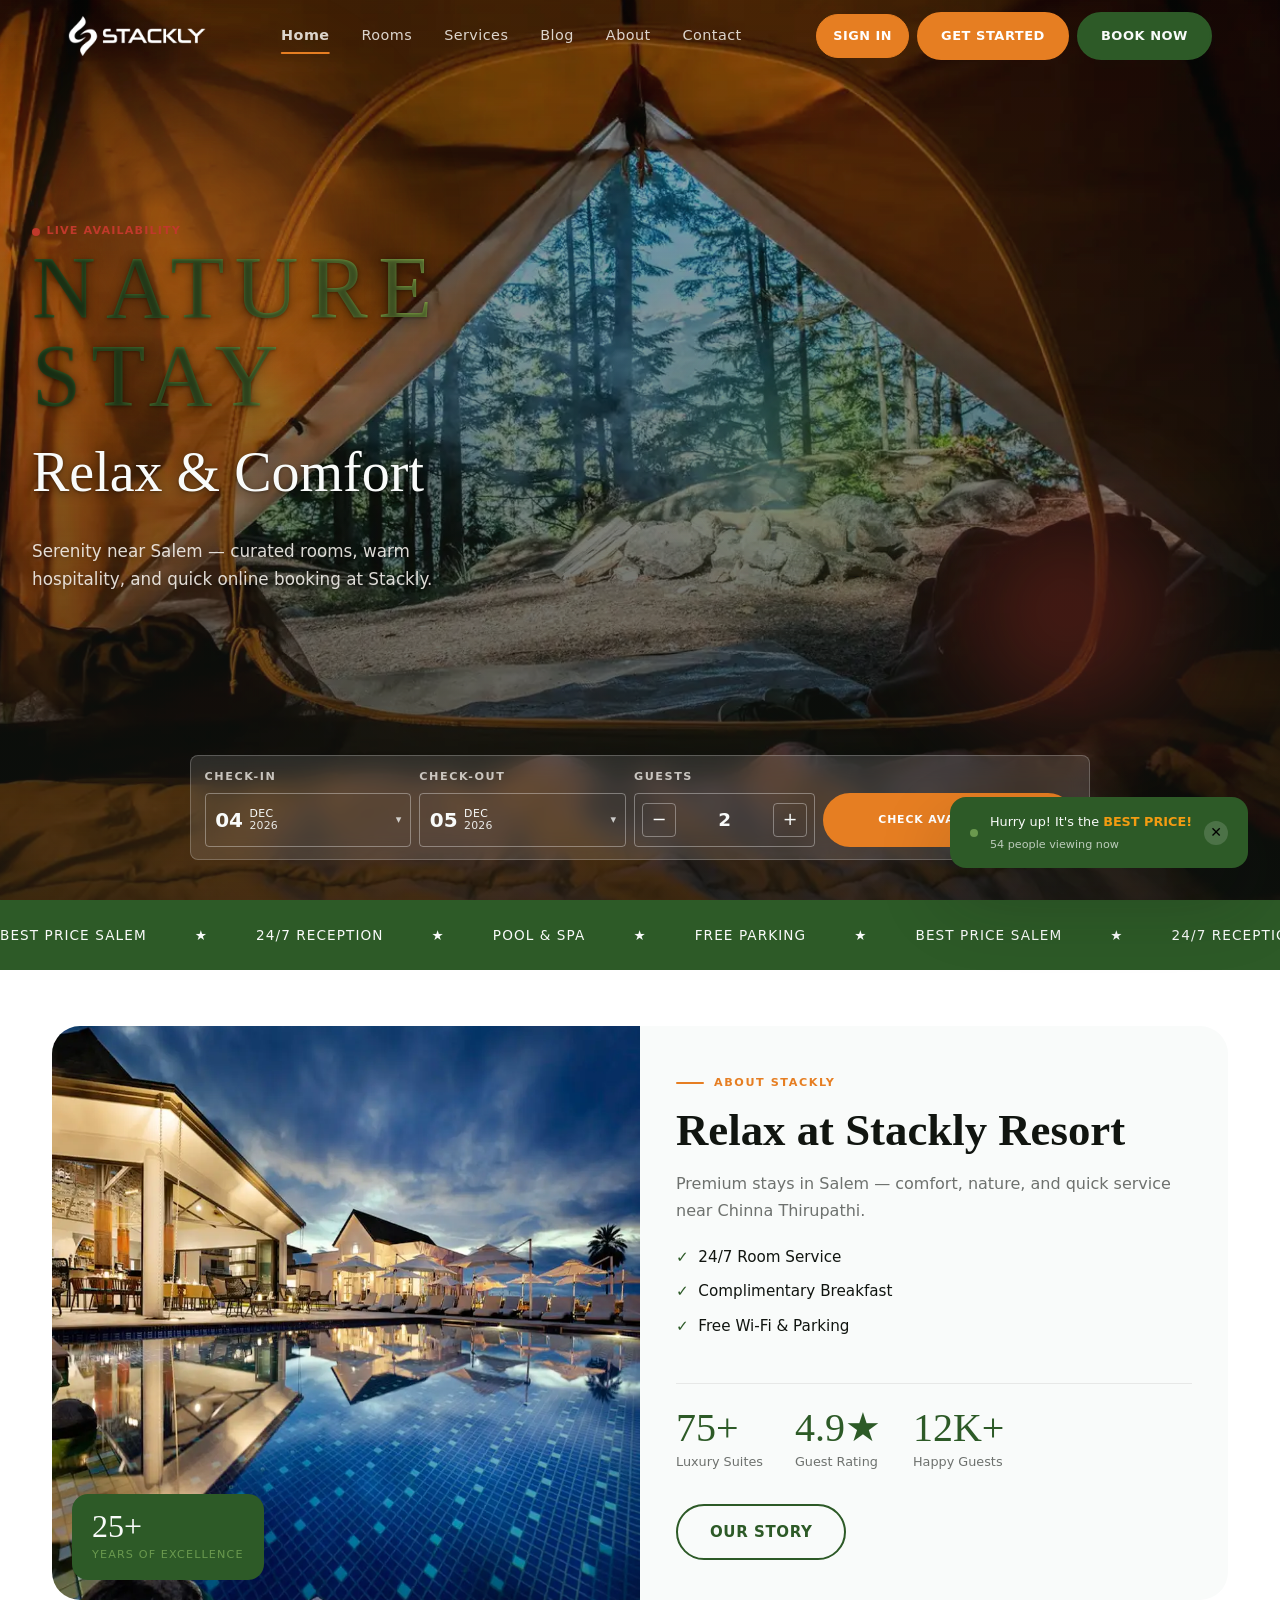
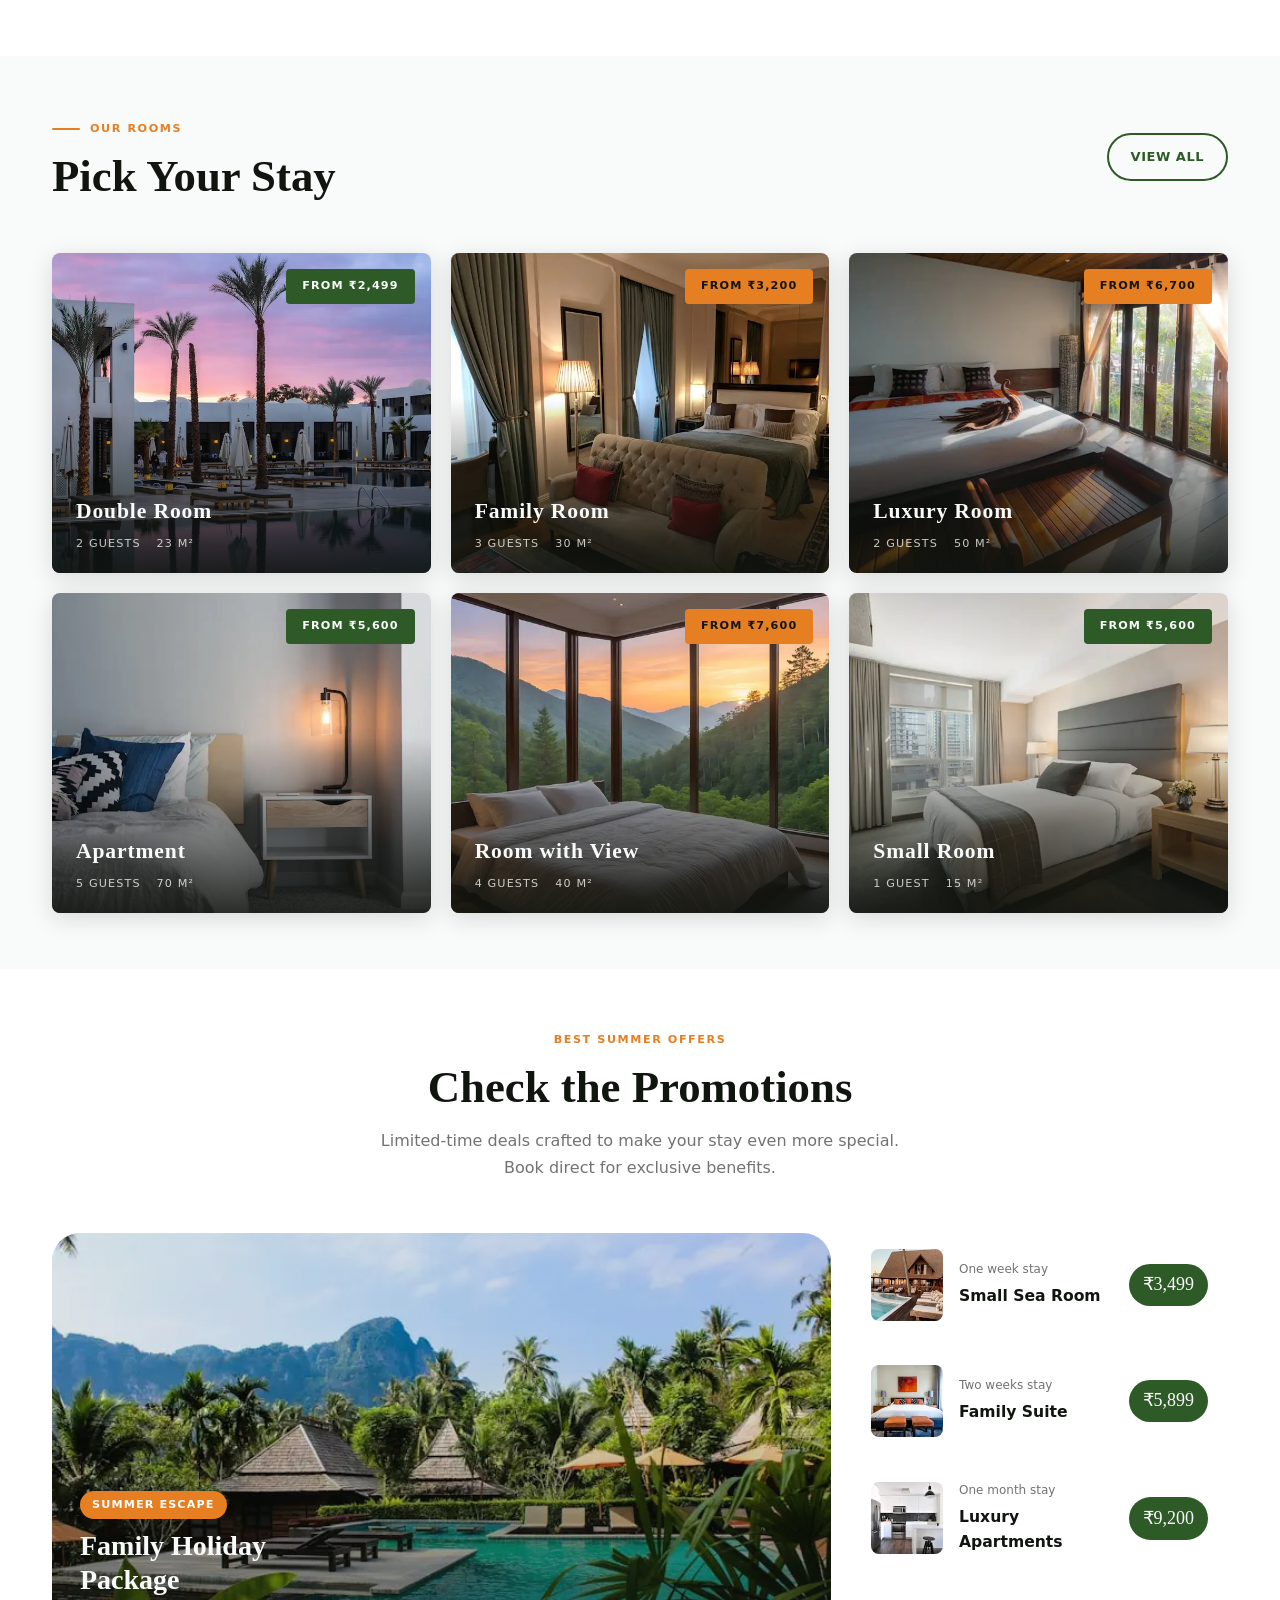
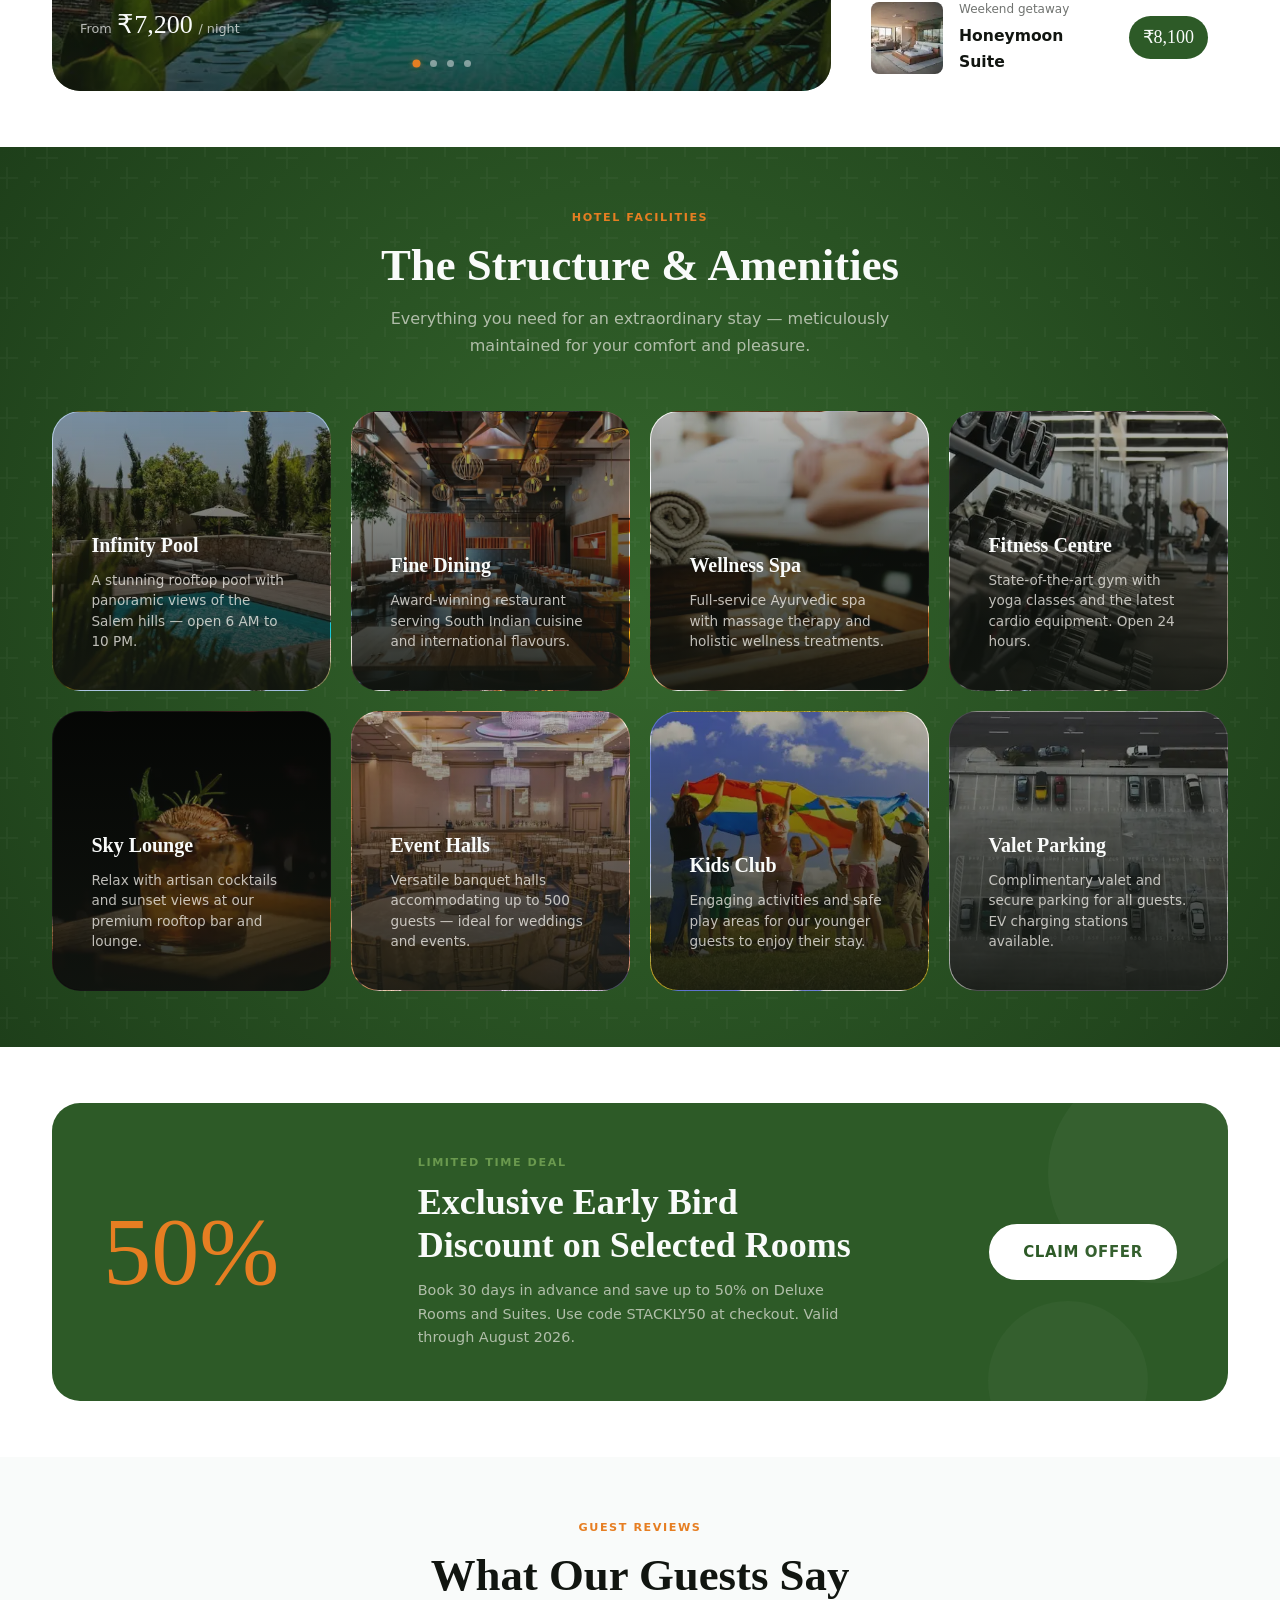
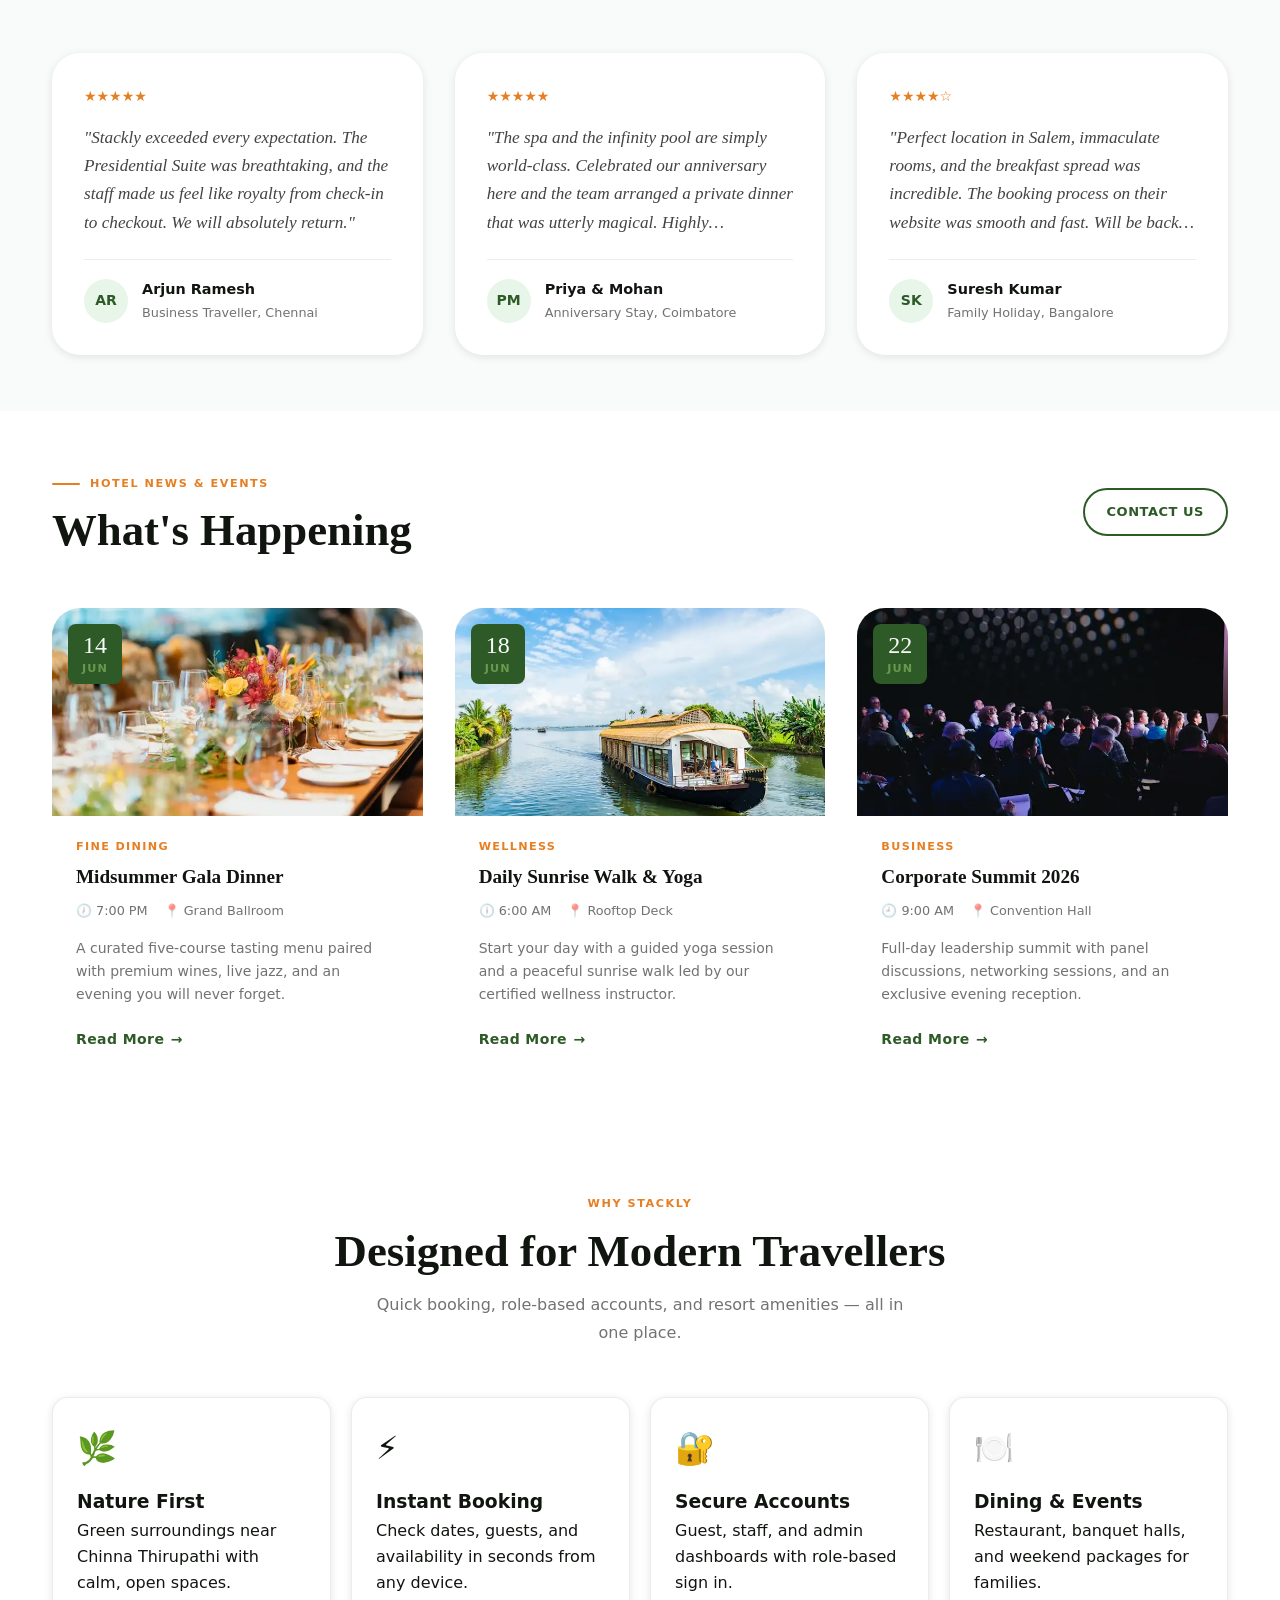
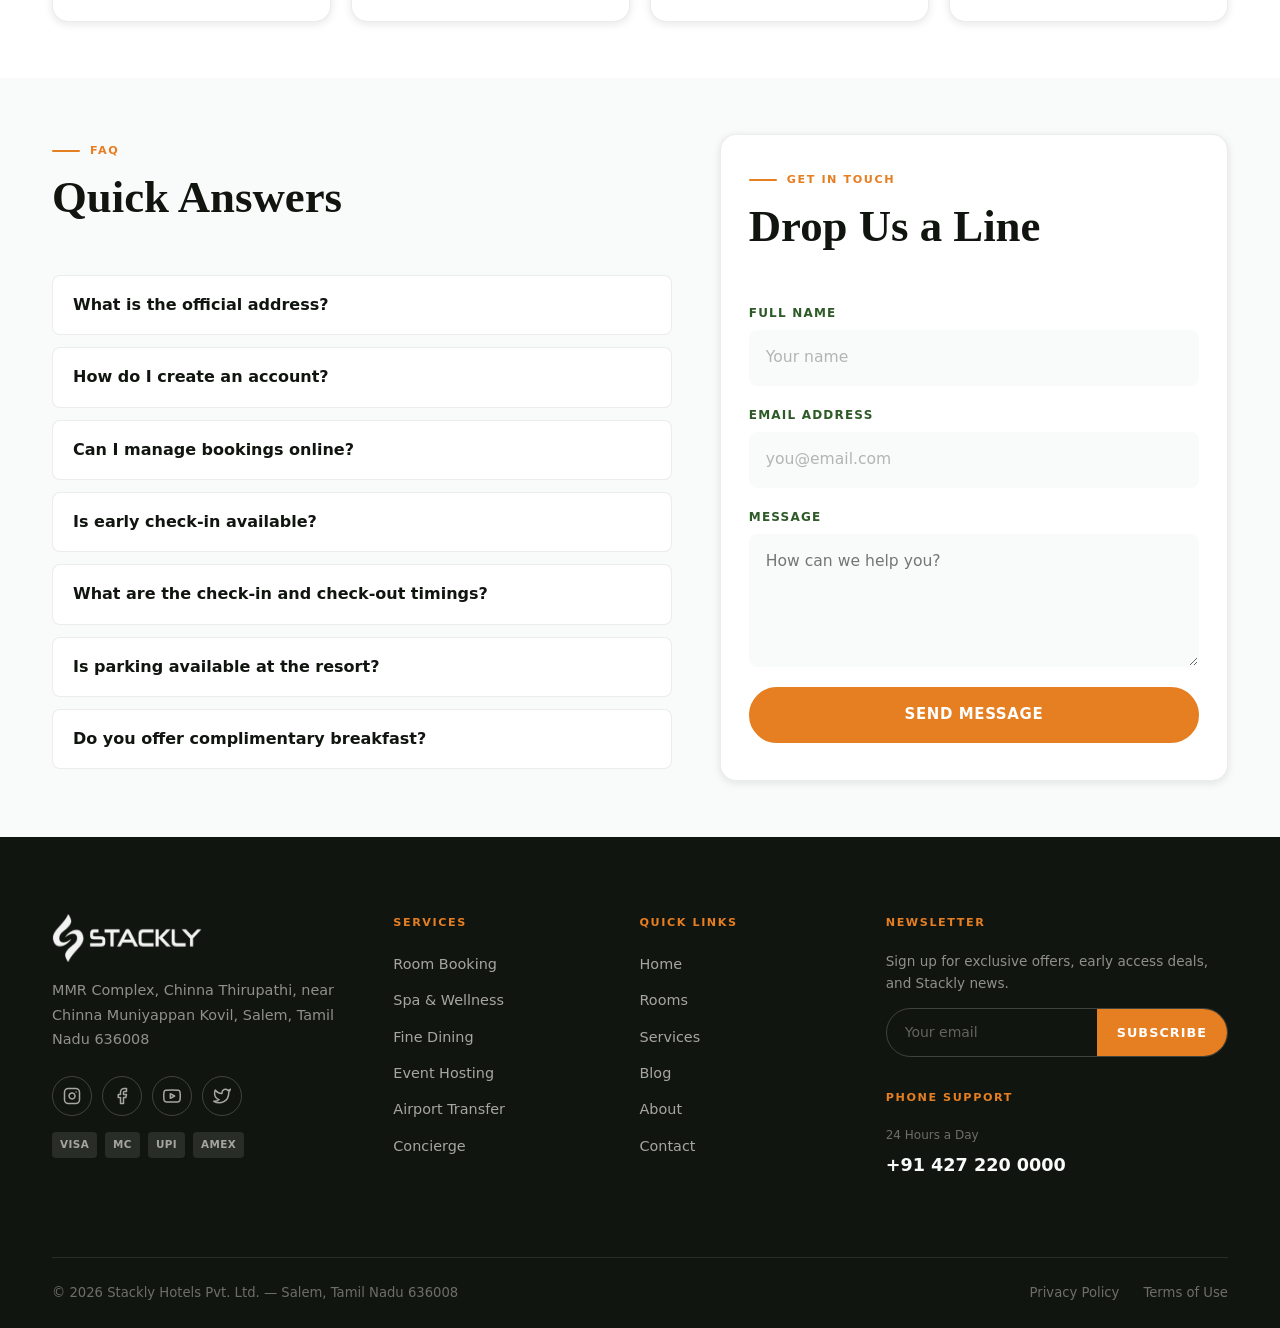
<file: index.html>
<!DOCTYPE html>
<html lang="en">
<head>
  <meta charset="UTF-8" />
  <meta name="viewport" content="width=device-width, initial-scale=1.0" />
  <meta name="description" content="Stackly — Luxury hotel booking in Salem. Experience world-class comfort, fine dining, and curated stays at the best price guaranteed." />
  <meta name="theme-color" content="#2D5A27" />
  <title>Stackly — Luxury Hotel Booking, Salem</title>

  <!-- Preconnect fonts -->

  <!-- CSS -->
  <link rel="stylesheet" href="style.css" />

  <!-- Favicon -->
  <link rel="icon" type="image/webp" href="assets/top-logo.webp?v=1" />

  <!-- Open Graph -->
  <meta property="og:title" content="Stackly — Luxury Hotel Booking" />
  <meta property="og:description" content="Premium stays in Salem. Book direct for the best price." />
  <meta property="og:image" content="assets/site-photo-01.webp" />
  <meta property="og:type" content="website" />
</head>
<body>

<!-- ══════════════════════════════════════
     PAGE LOADER
════════════════════════════════════════ -->
<div class="page-loader" id="pageLoader" aria-hidden="true" aria-busy="true">
  <div class="page-loader__ambient" aria-hidden="true"></div>
  <div class="page-loader__center">
    <div class="page-loader__spinner page-loader__spinner--1" aria-hidden="true"></div>
    <div class="page-loader__spinner page-loader__spinner--2" aria-hidden="true"></div>
    <div class="page-loader__spinner page-loader__spinner--3" aria-hidden="true"></div>
    <a href="index.html" class="page-loader__brand">
      <img class="page-loader__logo-img" src="assets/logo.webp" alt="Stackly" width="150" height="48" />
    </a>
  </div>
  <p class="page-loader__tagline">Crafting your nature stay…</p>
  <div class="page-loader__bar" role="progressbar" aria-valuemin="0" aria-valuemax="100" aria-valuenow="0">
    <div class="page-loader__fill"></div>
  </div>
</div>

<!-- ══════════════════════════════════════
     SCROLL PROGRESS
════════════════════════════════════════ -->
<div class="scroll-progress" id="scrollProgress" aria-hidden="true"></div>

<!-- ══════════════════════════════════════
     NAVBAR
════════════════════════════════════════ -->
<header class="navbar transparent" id="navbar" role="banner">
  <div class="navbar__inner">

    <!-- Logo -->
    <a href="index.html" class="navbar__logo" aria-label="Stackly — Home">
      <img src="assets/logo.webp" alt="Stackly" width="150" height="48" />
    </a>

    <!-- Desktop Nav -->
    <nav class="navbar__nav" aria-label="Primary navigation">
      <a href="index.html"    class="navbar__link active">Home</a>
      <a href="rooms.html"    class="navbar__link">Rooms</a>
      <a href="services.html" class="navbar__link">Services</a>
      <a href="blog.html"  class="navbar__link">Blog</a>
      <a href="about.html"    class="navbar__link">About</a>
      <a href="contact.html"  class="navbar__link">Contact</a>
    </nav>

    <!-- Desktop CTA + Auth -->
    <div class="navbar__cta navbar__auth">
      <a href="login.html" class="btn btn--ghost-nav btn--sm">Sign In</a>
      <a href="signup.html" class="btn btn--accent btn--sm">Get Started</a>
      <a href="booking.html" class="btn btn--primary btn--sm">Book Now</a>
    </div>

    <!-- Hamburger (mobile) -->
    <button class="navbar__burger" id="burgerBtn" aria-label="Open menu" aria-expanded="false" aria-controls="navOverlay">
      <span></span>
      <span></span>
      <span></span>
    </button>

  </div>
</header>

<!-- ══════════════════════════════════════
     MOBILE FULL-SCREEN OVERLAY
════════════════════════════════════════ -->
<div class="nav-overlay" id="navOverlay" role="dialog" aria-modal="true" aria-label="Navigation menu">
  <div class="nav-overlay__header">
    <button type="button" class="nav-overlay__close" id="overlayCloseBtn" aria-label="Close menu">
      <span></span>
      <span></span>
      <span></span>
    </button>
    <a href="index.html" class="nav-overlay__brand" aria-label="Stackly — Home">
      <img src="assets/logo.webp" alt="Stackly" width="130" height="42" />
    </a>
  </div>
  <nav>
    <ul class="nav-overlay__list">
      <li class="nav-overlay__item">
        <a href="index.html"    class="nav-overlay__link">Home         <span>01</span></a>
      </li>
      <li class="nav-overlay__item">
        <a href="rooms.html"    class="nav-overlay__link">Rooms        <span>02</span></a>
      </li>
      <li class="nav-overlay__item">
        <a href="services.html" class="nav-overlay__link">Services     <span>03</span></a>
      </li>
      <li class="nav-overlay__item">
        <a href="blog.html"  class="nav-overlay__link">Blog      <span>04</span></a>
      </li>
      <li class="nav-overlay__item">
        <a href="about.html"    class="nav-overlay__link">About        <span>05</span></a>
      </li>
      <li class="nav-overlay__item">
        <a href="contact.html"  class="nav-overlay__link">Contact      <span>06</span></a>
      </li>
    </ul>
  </nav>
  <div class="nav-overlay__footer">
    <div class="nav-overlay__auth">
      <a href="login.html"  class="btn btn--ghost-lt btn--sm">Sign In</a>
      <a href="signup.html" class="btn btn--accent  btn--sm">Get Started</a>
    </div>
    <a href="booking.html" class="btn btn--primary nav-overlay__book-btn">Book Now</a>
  </div>
</div>

<!-- ══════════════════════════════════════
     HERO (campground-style fullscreen)
════════════════════════════════════════ -->
<main id="main-content">
<section class="hero hero--fullscreen hero--camp" aria-label="Hero">

  <div class="ambient-blobs" aria-hidden="true"><span></span><span></span><span></span></div>
  <div class="hero-slideshow" aria-hidden="true">
    <div class="hero-slideshow__fog"></div>
    <div class="hero-slideshow__slide active">
      <img src="assets/site-photo-29.webp" alt="Tent and forest at sunset" width="1920" height="1080" loading="eager" fetchpriority="high" />
    </div>
    <div class="hero-slideshow__slide">
      <img src="assets/site-photo-30.webp" alt="Campfire under starry sky" width="1920" height="1080" loading="lazy" />
    </div>
  </div>

  <div class="container hero--camp__inner">
    <div class="hero--camp__text">
      <p class="live-badge fade-up">Live availability</p>
      <h1 class="hero--camp__line1 fade-up delay-1 shimmer-text">NATURE STAY</h1>
      <p class="hero--camp__line2 fade-up delay-2">Relax &amp; Comfort</p>
      <p class="hero--camp__desc fade-up delay-2">Serenity near Salem — curated rooms, warm hospitality, and quick online booking at Stackly.</p>
    </div>

    <form class="hero-booking fade-up delay-3" action="booking.html" method="get" aria-label="Check availability">
      <div class="hero-booking__field">
        <label for="heroCheckin">Check-in</label>
        <div class="hero-booking__box" id="openHeroCheckin" role="button" tabindex="0" aria-label="Select check-in date">
          <span class="hero-booking__date-text">
            <span class="day" id="heroCheckinDay">25</span>
            <span class="hero-booking__ym">
              <span class="month" id="heroCheckinMonth">May</span>
              <span class="year" id="heroCheckinYear">2026</span>
            </span>
          </span>
          <span class="hero-booking__caret" aria-hidden="true">▾</span>
        </div>
        <input type="date" id="heroCheckin" name="from" aria-hidden="true" tabindex="-1" />
      </div>
      <div class="hero-booking__field">
        <label for="heroCheckout">Check-out</label>
        <div class="hero-booking__box" id="openHeroCheckout" role="button" tabindex="0" aria-label="Select check-out date">
          <span class="hero-booking__date-text">
            <span class="day" id="heroCheckoutDay">26</span>
            <span class="hero-booking__ym">
              <span class="month" id="heroCheckoutMonth">May</span>
              <span class="year" id="heroCheckoutYear">2026</span>
            </span>
          </span>
          <span class="hero-booking__caret" aria-hidden="true">▾</span>
        </div>
        <input type="date" id="heroCheckout" name="to" aria-hidden="true" tabindex="-1" />
      </div>
      <div class="hero-booking__field hero-booking__field--guests">
        <label>Guests</label>
        <div class="hero-booking__box hero-booking__guests">
          <button type="button" id="heroGuestMinus" aria-label="Decrease guests">−</button>
          <span class="count" id="heroGuestVal" aria-live="polite">2</span>
          <button type="button" id="heroGuestPlus" aria-label="Increase guests">+</button>
        </div>
        <input type="hidden" id="heroGuests" name="guests" value="2" />
      </div>
      <div class="hero-booking__field hero-booking__submit">
        <button type="submit" class="btn btn--accent">Check Availability</button>
      </div>
    </form>
  </div>
</section>

<div class="marquee" aria-hidden="true">
  <div class="marquee__track">
    <span>Best Price Salem</span><span>★</span><span>24/7 Reception</span><span>★</span><span>Pool &amp; Spa</span><span>★</span><span>Free Parking</span><span>★</span>
    <span>Best Price Salem</span><span>★</span><span>24/7 Reception</span><span>★</span><span>Pool &amp; Spa</span><span>★</span><span>Free Parking</span><span>★</span>
  </div>
</div>

<!-- ══════════════════════════════════════
     ABOUT SPLIT
════════════════════════════════════════ -->
<section class="section section--white section--split-about" aria-labelledby="about-heading">
  <div class="container">
  <div class="split split--about">

    <!-- Media -->
    <div class="split__media slide-in">
      <img
        src="assets/site-photo-31.webp"
        alt="Scenic mountain view from hotel window"
        width="600" height="700"
        loading="lazy"
      />
      <div class="split__badge">
        <div class="badge-title">25+</div>
        <div class="badge-sub">Years of Excellence</div>
      </div>
    </div>

    <!-- Content -->
    <div class="split__content fade-right">
      <div class="sec-header">
        <span class="sec-header__eyebrow">About Stackly</span>
        <h2 class="sec-header__title" id="about-heading">Relax at Stackly Resort</h2>
        <p class="sec-header__body">
          Premium stays in Salem — comfort, nature, and quick service near Chinna Thirupathi.
        </p>
        <ul class="about-features">
          <li><span>✓</span> 24/7 Room Service</li>
          <li><span>✓</span> Complimentary Breakfast</li>
          <li><span>✓</span> Free Wi-Fi & Parking</li>
        </ul>
      </div>

      <div class="split__stat-row">
        <div class="stat-item fade-up delay-1">
          <div class="number">75+</div>
          <div class="label">Luxury Suites</div>
        </div>
        <div class="stat-item fade-up delay-2">
          <div class="number">4.9★</div>
          <div class="label">Guest Rating</div>
        </div>
        <div class="stat-item fade-up delay-3">
          <div class="number">12K+</div>
          <div class="label">Happy Guests</div>
        </div>
      </div>

      <div class="mt-lg">
        <a href="about.html" class="btn btn--ghost">Our Story</a>
      </div>
    </div>

  </div>
  </div>
</section>

<!-- ══════════════════════════════════════
     ROOMS SECTION
════════════════════════════════════════ -->
<section class="section section--cream" aria-labelledby="rooms-heading">
  <div class="container">

    <div class="sec-header flex-between fade-up" style="flex-wrap:wrap;gap:1rem;">
      <div>
        <span class="sec-header__eyebrow">Our Rooms</span>
        <h2 class="sec-header__title" id="rooms-heading">Pick Your Stay</h2>
      </div>
      <a href="rooms.html" class="btn btn--ghost btn--sm">View All</a>
    </div>

    <div class="room-tiles">
      <article class="room-tile fade-up delay-1">
        <a class="room-tile__link" href="rooms.html" aria-label="Double Room"></a>
        <span class="room-tile__price">From ₹2,499</span>
        <img class="room-tile__img" src="assets/site-photo-32.webp" alt="Double room" width="800" height="533" loading="lazy" />
        <div class="room-tile__overlay">
          <h3 class="room-tile__title">Double Room</h3>
          <div class="room-tile__meta"><span>2 Guests</span><span>23 m²</span></div>
        </div>
      </article>
      <article class="room-tile fade-up delay-2">
        <a class="room-tile__link" href="rooms.html" aria-label="Family Room"></a>
        <span class="room-tile__price room-tile__price--accent">From ₹3,200</span>
        <img class="room-tile__img" src="assets/site-photo-33.webp" alt="Family room" width="800" height="533" loading="lazy" />
        <div class="room-tile__overlay">
          <h3 class="room-tile__title">Family Room</h3>
          <div class="room-tile__meta"><span>3 Guests</span><span>30 m²</span></div>
        </div>
      </article>
      <article class="room-tile fade-up delay-3">
        <a class="room-tile__link" href="rooms.html" aria-label="Luxury Room"></a>
        <span class="room-tile__price room-tile__price--accent">From ₹6,700</span>
        <img class="room-tile__img" src="assets/site-photo-34.webp" alt="Luxury room" width="800" height="533" loading="lazy" />
        <div class="room-tile__overlay">
          <h3 class="room-tile__title">Luxury Room</h3>
          <div class="room-tile__meta"><span>2 Guests</span><span>50 m²</span></div>
        </div>
      </article>
      <article class="room-tile fade-up delay-1">
        <a class="room-tile__link" href="rooms.html" aria-label="Apartment"></a>
        <span class="room-tile__price">From ₹5,600</span>
        <img class="room-tile__img" src="assets/site-photo-35.webp" alt="Apartment suite" width="800" height="533" loading="lazy" />
        <div class="room-tile__overlay">
          <h3 class="room-tile__title">Apartment</h3>
          <div class="room-tile__meta"><span>5 Guests</span><span>70 m²</span></div>
        </div>
      </article>
      <article class="room-tile fade-up delay-2">
        <a class="room-tile__link" href="rooms.html" aria-label="Room with View"></a>
        <span class="room-tile__price room-tile__price--accent">From ₹7,600</span>
        <img class="room-tile__img" src="assets/site-photo-36.webp" alt="Room with view" width="800" height="533" loading="lazy" />
        <div class="room-tile__overlay">
          <h3 class="room-tile__title">Room with View</h3>
          <div class="room-tile__meta"><span>4 Guests</span><span>40 m²</span></div>
        </div>
      </article>
      <article class="room-tile fade-up delay-3">
        <a class="room-tile__link" href="rooms.html" aria-label="Small Room"></a>
        <span class="room-tile__price">From ₹5,600</span>
        <img class="room-tile__img" src="assets/site-photo-37.webp" alt="Small room" width="800" height="533" loading="lazy" />
        <div class="room-tile__overlay">
          <h3 class="room-tile__title">Small Room</h3>
          <div class="room-tile__meta"><span>1 Guest</span><span>15 m²</span></div>
        </div>
      </article>
    </div>
  </div>
</section>

<!-- ══════════════════════════════════════
     PROMOTIONS
════════════════════════════════════════ -->
<section class="section section--white" aria-labelledby="promo-heading">
  <div class="container">

    <div class="sec-header sec-header--center fade-up">
      <span class="sec-header__eyebrow">Best Summer Offers</span>
      <h2 class="sec-header__title" id="promo-heading">Check the Promotions</h2>
      <p class="sec-header__body">Limited-time deals crafted to make your stay even more special. Book direct for exclusive benefits.</p>
    </div>

    <div class="promo-strip fade-up delay-1">

      <!-- Big promo card -->
      <div class="promo-card promo-card--slider" style="min-height:380px;" data-promo-slider>
        <div class="promo-card__slides" aria-hidden="true">
          <img class="promo-card__img active" src="assets/site-photo-38.webp" alt="Family enjoying resort pool" width="900" height="560" loading="lazy" />
          <img class="promo-card__img" src="assets/site-photo-53.webp" alt="Summer room offer" width="900" height="560" loading="lazy" />
          <img class="promo-card__img" src="assets/site-photo-33.webp" alt="Family suite offer" width="900" height="560" loading="lazy" />
          <img class="promo-card__img" src="assets/site-photo-37.webp" alt="Honeymoon suite weekend offer" width="900" height="560" loading="lazy" />
        </div>
        <div class="promo-card__body">
          <span class="promo-card__tag">Summer Escape</span>
          <h3 class="promo-card__title">Family Holiday<br>Package</h3>
          <div class="promo-card__price">
            <span class="from">From</span>
            <span class="amount">₹7,200</span>
            <span class="unit">/ night</span>
          </div>
        </div>
        <div class="promo-dots" aria-label="Summer offer slides">
          <button class="promo-dot active" type="button" aria-label="Show offer image 1"></button>
          <button class="promo-dot" type="button" aria-label="Show offer image 2"></button>
          <button class="promo-dot" type="button" aria-label="Show offer image 3"></button>
          <button class="promo-dot" type="button" aria-label="Show offer image 4"></button>
        </div>
      </div>

      <!-- List of promos -->
      <div class="promo-list">

        <div class="promo-list-item fade-right delay-1">
          <img
            class="promo-list-item__img"
            src="assets/site-photo-39.webp"
            alt="Small sea room"
            width="72" height="72"
            loading="lazy"
          />
          <div class="promo-list-item__info">
            <div class="promo-list-item__duration">One week stay</div>
            <div class="promo-list-item__name">Small Sea Room</div>
          </div>
          <a href="booking.html" class="promo-list-item__price">₹3,499</a>
        </div>

        <div class="promo-list-item fade-right delay-2">
          <img
            class="promo-list-item__img"
            src="assets/site-photo-40.webp"
            alt="Family suite"
            width="72" height="72"
            loading="lazy"
          />
          <div class="promo-list-item__info">
            <div class="promo-list-item__duration">Two weeks stay</div>
            <div class="promo-list-item__name">Family Suite</div>
          </div>
          <a href="booking.html" class="promo-list-item__price">₹5,899</a>
        </div>

        <div class="promo-list-item fade-right delay-3">
          <img
            class="promo-list-item__img"
            src="assets/site-photo-41.webp"
            alt="Serviced apartment"
            width="72" height="72"
            loading="lazy"
          />
          <div class="promo-list-item__info">
            <div class="promo-list-item__duration">One month stay</div>
            <div class="promo-list-item__name">Luxury Apartments</div>
          </div>
          <a href="booking.html" class="promo-list-item__price">₹9,200</a>
        </div>

        <div class="promo-list-item fade-right delay-4">
          <img
            class="promo-list-item__img"
            src="assets/site-photo-42.webp"
            alt="Honeymoon suite"
            width="72" height="72"
            loading="lazy"
          />
          <div class="promo-list-item__info">
            <div class="promo-list-item__duration">Weekend getaway</div>
            <div class="promo-list-item__name">Honeymoon Suite</div>
          </div>
          <a href="booking.html" class="promo-list-item__price">₹8,100</a>
        </div>

      </div>
    </div>
  </div>
</section>

<!-- ══════════════════════════════════════
     FACILITIES
════════════════════════════════════════ -->
<section class="section section--dark" aria-labelledby="facilities-heading">
  <div class="container">

    <div class="sec-header sec-header--center sec-header--dark fade-up">
      <span class="sec-header__eyebrow">Hotel Facilities</span>
      <h2 class="sec-header__title" id="facilities-heading">The Structure & Amenities</h2>
      <p class="sec-header__body">Everything you need for an extraordinary stay — meticulously maintained for your comfort and pleasure.</p>
    </div>

    <div class="facility-grid">

      <div class="facility-card facility-card--pool fade-up delay-1">
        <div class="facility-card__name">Infinity Pool</div>
        <div class="facility-card__desc">A stunning rooftop pool with panoramic views of the Salem hills — open 6 AM to 10 PM.</div>
      </div>

      <div class="facility-card facility-card--dining fade-up delay-2">
        <div class="facility-card__name">Fine Dining</div>
        <div class="facility-card__desc">Award-winning restaurant serving South Indian cuisine and international flavours.</div>
      </div>

      <div class="facility-card facility-card--spa fade-up delay-3">
        <div class="facility-card__name">Wellness Spa</div>
        <div class="facility-card__desc">Full-service Ayurvedic spa with massage therapy and holistic wellness treatments.</div>
      </div>

      <div class="facility-card facility-card--gym fade-up delay-1">
        <div class="facility-card__name">Fitness Centre</div>
        <div class="facility-card__desc">State-of-the-art gym with yoga classes and the latest cardio equipment. Open 24 hours.</div>
      </div>

      <div class="facility-card facility-card--lounge fade-up delay-2">
        <div class="facility-card__name">Sky Lounge</div>
        <div class="facility-card__desc">Relax with artisan cocktails and sunset views at our premium rooftop bar and lounge.</div>
      </div>

      <div class="facility-card facility-card--halls fade-up delay-3">
        <div class="facility-card__name">Event Halls</div>
        <div class="facility-card__desc">Versatile banquet halls accommodating up to 500 guests — ideal for weddings and events.</div>
      </div>

      <div class="facility-card facility-card--kids fade-up delay-1">
        <div class="facility-card__name">Kids Club</div>
        <div class="facility-card__desc">Engaging activities and safe play areas for our younger guests to enjoy their stay.</div>
      </div>

      <div class="facility-card facility-card--parking fade-up delay-2">
        <div class="facility-card__name">Valet Parking</div>
        <div class="facility-card__desc">Complimentary valet and secure parking for all guests. EV charging stations available.</div>
      </div>

    </div>
  </div>
</section>

<!-- ══════════════════════════════════════
     OFFER BANNER (50% OFF)
════════════════════════════════════════ -->
<section class="section section--white" aria-label="Special offer">
  <div class="container">
    <div class="offer-banner fade-up">

      <div class="offer-banner__discount" aria-label="50 percent off">50%</div>

      <div class="offer-banner__text">
        <p class="eyebrow">Limited Time Deal</p>
        <h2 class="title">Exclusive Early Bird<br>Discount on Selected Rooms</h2>
        <p class="body">Book 30 days in advance and save up to 50% on Deluxe Rooms and Suites. Use code STACKLY50 at checkout. Valid through August 2026.</p>
      </div>

      <div class="offer-banner__actions" style="flex-shrink:0;">
        <a href="booking.html" class="btn btn--white">Claim Offer</a>
      </div>

    </div>
  </div>
</section>

<!-- ══════════════════════════════════════
     TESTIMONIALS / REVIEWS
════════════════════════════════════════ -->
<section class="section section--cream" aria-labelledby="reviews-heading">
  <div class="container">

    <div class="sec-header sec-header--center fade-up">
      <span class="sec-header__eyebrow">Guest Reviews</span>
      <h2 class="sec-header__title" id="reviews-heading">What Our Guests Say</h2>
    </div>

    <div class="grid-3">

      <div class="review-card fade-up delay-1">
        <div class="review-card__stars" aria-label="5 stars">★★★★★</div>
        <p class="review-card__text">"Stackly exceeded every expectation. The Presidential Suite was breathtaking, and the staff made us feel like royalty from check-in to checkout. We will absolutely return."</p>
        <div class="review-card__author">
          <div class="review-card__avatar review-card__avatar--placeholder" aria-hidden="true">AR</div>
          <div>
            <div class="review-card__name">Arjun Ramesh</div>
            <div class="review-card__role">Business Traveller, Chennai</div>
          </div>
        </div>
      </div>

      <div class="review-card fade-up delay-2">
        <div class="review-card__stars" aria-label="5 stars">★★★★★</div>
        <p class="review-card__text">"The spa and the infinity pool are simply world-class. Celebrated our anniversary here and the team arranged a private dinner that was utterly magical. Highly recommended."</p>
        <div class="review-card__author">
          <div class="review-card__avatar review-card__avatar--placeholder" aria-hidden="true">PM</div>
          <div>
            <div class="review-card__name">Priya & Mohan</div>
            <div class="review-card__role">Anniversary Stay, Coimbatore</div>
          </div>
        </div>
      </div>

      <div class="review-card fade-up delay-3">
        <div class="review-card__stars" aria-label="4 stars">★★★★☆</div>
        <p class="review-card__text">"Perfect location in Salem, immaculate rooms, and the breakfast spread was incredible. The booking process on their website was smooth and fast. Will be back soon!"</p>
        <div class="review-card__author">
          <div class="review-card__avatar review-card__avatar--placeholder" aria-hidden="true">SK</div>
          <div>
            <div class="review-card__name">Suresh Kumar</div>
            <div class="review-card__role">Family Holiday, Bangalore</div>
          </div>
        </div>
      </div>

    </div>
  </div>
</section>

<!-- ══════════════════════════════════════
     NEWS & EVENTS
════════════════════════════════════════ -->
<section class="section section--white" aria-labelledby="events-heading">
  <div class="container">

    <div class="sec-header flex-between fade-up" style="flex-wrap:wrap;gap:1rem;">
      <div>
        <span class="sec-header__eyebrow">Hotel News &amp; Events</span>
        <h2 class="sec-header__title" id="events-heading">What's Happening</h2>
      </div>
      <a href="contact.html" class="btn btn--ghost btn--sm">Contact Us</a>
    </div>

    <div class="grid-3">

      <article class="event-card fade-up delay-1">
        <div class="event-card__media">
          <img
            src="assets/site-photo-43.webp"
            alt="Gala dinner event setup"
            width="700" height="394"
            loading="lazy"
          />
          <div class="event-card__date-chip">
            <span class="day">14</span>
            <span class="month">Jun</span>
          </div>
        </div>
        <div class="event-card__body">
          <div class="event-card__category">Fine Dining</div>
          <h3 class="event-card__title">Midsummer Gala Dinner</h3>
          <div class="event-card__meta">
            <span>🕖 7:00 PM</span>
            <span>📍 Grand Ballroom</span>
          </div>
          <p class="event-card__excerpt">A curated five-course tasting menu paired with premium wines, live jazz, and an evening you will never forget.</p>
          <a href="404.html" class="read-more-link">Read More <span>→</span></a>
        </div>
      </article>

      <article class="event-card fade-up delay-2">
        <div class="event-card__media">
          <img
            src="assets/site-photo-44.webp"
            alt="Sunrise yoga session by the pool"
            width="700" height="394"
            loading="lazy"
          />
          <div class="event-card__date-chip">
            <span class="day">18</span>
            <span class="month">Jun</span>
          </div>
        </div>
        <div class="event-card__body">
          <div class="event-card__category">Wellness</div>
          <h3 class="event-card__title">Daily Sunrise Walk &amp; Yoga</h3>
          <div class="event-card__meta">
            <span>🕕 6:00 AM</span>
            <span>📍 Rooftop Deck</span>
          </div>
          <p class="event-card__excerpt">Start your day with a guided yoga session and a peaceful sunrise walk led by our certified wellness instructor.</p>
          <a href="404.html" class="read-more-link">Read More <span>→</span></a>
        </div>
      </article>

      <article class="event-card fade-up delay-3">
        <div class="event-card__media">
          <img
            src="assets/site-photo-45.webp"
            alt="Business conference setup"
            width="700" height="394"
            loading="lazy"
          />
          <div class="event-card__date-chip">
            <span class="day">22</span>
            <span class="month">Jun</span>
          </div>
        </div>
        <div class="event-card__body">
          <div class="event-card__category">Business</div>
          <h3 class="event-card__title">Corporate Summit 2026</h3>
          <div class="event-card__meta">
            <span>🕘 9:00 AM</span>
            <span>📍 Convention Hall</span>
          </div>
          <p class="event-card__excerpt">Full-day leadership summit with panel discussions, networking sessions, and an exclusive evening reception.</p>
          <a href="404.html" class="read-more-link">Read More <span>→</span></a>
        </div>
      </article>

    </div>
  </div>
</section>

<!-- WHY CHOOSE US -->
<section class="section section--white" aria-labelledby="why-heading">
  <div class="container">
    <div class="sec-header sec-header--center fade-up">
      <span class="sec-header__eyebrow">Why Stackly</span>
      <h2 class="sec-header__title" id="why-heading">Designed for Modern Travellers</h2>
      <p class="sec-header__body">Quick booking, role-based accounts, and resort amenities — all in one place.</p>
    </div>
    <div class="feature-grid stagger-children">
      <article class="feature-card"><div class="feature-card__icon">🌿</div><h3>Nature First</h3><p>Green surroundings near Chinna Thirupathi with calm, open spaces.</p></article>
      <article class="feature-card"><div class="feature-card__icon">⚡</div><h3>Instant Booking</h3><p>Check dates, guests, and availability in seconds from any device.</p></article>
      <article class="feature-card"><div class="feature-card__icon">🔐</div><h3>Secure Accounts</h3><p>Guest, staff, and admin dashboards with role-based sign in.</p></article>
      <article class="feature-card"><div class="feature-card__icon">🍽️</div><h3>Dining &amp; Events</h3><p>Restaurant, banquet halls, and weekend packages for families.</p></article>
    </div>
  </div>
</section>

<!-- FAQ / CONTACT -->
<section class="section section--cream home-faq-contact" aria-labelledby="faq-heading">
  <div class="container">
    <div class="home-faq-contact__grid">
      <div class="fade-up">
        <div class="sec-header">
          <span class="sec-header__eyebrow">FAQ</span>
          <h2 class="sec-header__title" id="faq-heading">Quick Answers</h2>
        </div>
        <div class="faq-list">
          <details class="faq-item"><summary>What is the official address?</summary><div class="faq-item__body">MMR Complex, Chinna Thirupathi, near Chinna Muniyappan Kovil, Salem, Tamil Nadu 636008.</div></details>
          <details class="faq-item"><summary>How do I create an account?</summary><div class="faq-item__body">Click <strong>Get Started</strong>, choose Guest or Staff role, and complete the signup form.</div></details>
          <details class="faq-item"><summary>Can I manage bookings online?</summary><div class="faq-item__body">Yes. After sign in, guests can manage bookings, profile, wishlist, rewards, and support from the dashboard.</div></details>
          <details class="faq-item"><summary>Is early check-in available?</summary><div class="faq-item__body">Subject to availability. Contact reception or mention it in your booking request.</div></details>
          <details class="faq-item"><summary>What are the check-in and check-out timings?</summary><div class="faq-item__body">Standard check-in time is 2:00 PM and check-out time is 11:00 AM.</div></details>
          <details class="faq-item"><summary>Is parking available at the resort?</summary><div class="faq-item__body">Yes, we offer complimentary secure parking for all our staying guests and visitors.</div></details>
          <details class="faq-item"><summary>Do you offer complimentary breakfast?</summary><div class="faq-item__body">Yes, all direct room bookings at Stackly include a delicious complimentary breakfast buffet.</div></details>
        </div>
      </div>

      <div class="contact-drop contact-drop--light fade-up delay-1">
        <div class="sec-header">
          <span class="sec-header__eyebrow">Get In Touch</span>
          <h2 class="sec-header__title">Drop Us a Line</h2>
        </div>
        <div class="booking-form">
          <div class="form-grid" style="grid-template-columns:1fr;">
            <div class="form-group">
              <label class="form-label" for="contactName">Full Name</label>
              <input class="form-input" id="contactName" type="text" placeholder="Your name" />
            </div>
            <div class="form-group">
              <label class="form-label" for="contactEmail">Email Address</label>
              <input class="form-input" id="contactEmail" type="email" placeholder="you@email.com" />
            </div>
            <div class="form-group">
              <label class="form-label" for="contactMsg">Message</label>
              <textarea class="form-textarea" id="contactMsg" placeholder="How can we help you?" rows="4"></textarea>
            </div>
            <button class="btn btn--accent w-full" id="contactSubmit" type="button">Send Message</button>
          </div>
        </div>
      </div>
    </div>
  </div>
</section>

</main>

<!-- ══════════════════════════════════════
     FOOTER
════════════════════════════════════════ -->
<footer class="footer" role="contentinfo">
  <div class="container">

    <div class="footer__top">

      <!-- Brand -->
      <div class="footer__brand">
        <a href="index.html"><img class="footer__logo" src="assets/logo.webp" alt="Stackly" width="150" height="48" loading="lazy" /></a>
        <p>MMR Complex, Chinna Thirupathi, near Chinna Muniyappan Kovil, Salem, Tamil Nadu 636008</p>
        <div class="footer__social" aria-label="Social media links">
          <a href="#" class="footer__social-link" aria-label="Instagram">
            <svg width="18" height="18" viewBox="0 0 24 24" fill="none" stroke="currentColor" stroke-width="2" stroke-linecap="round" stroke-linejoin="round" aria-hidden="true"><rect x="2" y="2" width="20" height="20" rx="5"/><path d="M16 11.37A4 4 0 1 1 12.63 8 4 4 0 0 1 16 11.37z"/><line x1="17.5" y1="6.5" x2="17.51" y2="6.5"/></svg>
          </a>
          <a href="#" class="footer__social-link" aria-label="Facebook">
            <svg width="18" height="18" viewBox="0 0 24 24" fill="none" stroke="currentColor" stroke-width="2" stroke-linecap="round" stroke-linejoin="round" aria-hidden="true"><path d="M18 2h-3a5 5 0 0 0-5 5v3H7v4h3v8h4v-8h3l1-4h-4V7a1 1 0 0 1 1-1h3z"/></svg>
          </a>
          <a href="#" class="footer__social-link" aria-label="YouTube">
            <svg width="18" height="18" viewBox="0 0 24 24" fill="none" stroke="currentColor" stroke-width="2" stroke-linecap="round" stroke-linejoin="round" aria-hidden="true"><path d="M22.54 6.42a2.78 2.78 0 0 0-1.95-1.97C18.88 4 12 4 12 4s-6.88 0-8.59.45A2.78 2.78 0 0 0 1.46 6.42 29 29 0 0 0 1 12a29 29 0 0 0 .46 5.58 2.78 2.78 0 0 0 1.95 1.97C5.12 20 12 20 12 20s6.88 0 8.59-.45a2.78 2.78 0 0 0 1.96-1.97A29 29 0 0 0 23 12a29 29 0 0 0-.46-5.58z"/><polygon points="9.75 15.02 15.5 12 9.75 8.98 9.75 15.02"/></svg>
          </a>
          <a href="#" class="footer__social-link" aria-label="Twitter / X">
            <svg width="18" height="18" viewBox="0 0 24 24" fill="none" stroke="currentColor" stroke-width="2" stroke-linecap="round" stroke-linejoin="round" aria-hidden="true"><path d="M23 3a10.9 10.9 0 0 1-3.14 1.53 4.48 4.48 0 0 0-7.86 3v1A10.66 10.66 0 0 1 3 4s-4 9 5 13a11.64 11.64 0 0 1-7 2c9 5 20 0 20-11.5a4.5 4.5 0 0 0-.08-.83A7.72 7.72 0 0 0 23 3z"/></svg>
          </a>
        </div>
        <div class="payment-icons" aria-label="Accepted payment methods">
          <span class="payment-icon">VISA</span>
          <span class="payment-icon">MC</span>
          <span class="payment-icon">UPI</span>
          <span class="payment-icon">AMEX</span>
        </div>
      </div>

      <!-- Services -->
      <div>
        <div class="footer__col-title">Services</div>
        <ul class="footer__links">
          <li><a href="rooms.html"    class="footer__link">Room Booking</a></li>
          <li><a href="services.html" class="footer__link">Spa &amp; Wellness</a></li>
          <li><a href="services.html" class="footer__link">Fine Dining</a></li>
          <li><a href="services.html" class="footer__link">Event Hosting</a></li>
          <li><a href="services.html" class="footer__link">Airport Transfer</a></li>
          <li><a href="services.html" class="footer__link">Concierge</a></li>
        </ul>
      </div>

      <!-- Quick Links -->
      <div>
        <div class="footer__col-title">Quick Links</div>
        <ul class="footer__links">
          <li><a href="index.html" class="footer__link">Home</a></li>
          <li><a href="rooms.html" class="footer__link">Rooms</a></li>
          <li><a href="services.html" class="footer__link">Services</a></li>
          <li><a href="blog.html" class="footer__link">Blog</a></li>
          <li><a href="about.html" class="footer__link">About</a></li>
          <li><a href="contact.html" class="footer__link">Contact</a></li>
        </ul>
      </div>

      <!-- Newsletter -->
      <div>
        <div class="footer__col-title">Newsletter</div>
        <div class="footer__newsletter">
          <p>Sign up for exclusive offers, early access deals, and Stackly news.</p>
          <div class="newsletter-form" role="form" aria-label="Newsletter signup">
            <input type="email" id="newsletterEmail" placeholder="Your email" aria-label="Email for newsletter" />
            <button type="button" id="newsletterSubmit" aria-label="Subscribe to newsletter">Subscribe</button>
          </div>
        </div>

        <div style="margin-top:2rem;">
          <div class="footer__col-title">Phone Support</div>
          <p style="font-size:0.75rem;color:rgba(248,245,240,0.4);margin-bottom:0.35rem;">24 Hours a Day</p>
          <a href="tel:+914272200000" style="font-size:1.1rem;font-weight:600;color:var(--clr-cream);">+91 427 220 0000</a>
        </div>
      </div>

    </div>

    <div class="footer__bottom">
      <p>© 2026 Stackly Hotels Pvt. Ltd. — Salem, Tamil Nadu 636008</p>
      <div class="footer__bottom-links">
        <a href="privacy.html" class="footer__bottom-link">Privacy Policy</a>
        <a href="terms.html" class="footer__bottom-link">Terms of Use</a>
      </div>
    </div>

  </div>
</footer>

<!-- ══════════════════════════════════════
     URGENCY TICKER
════════════════════════════════════════ -->
<div class="urgency-ticker" id="urgencyTicker" role="link" tabindex="0" aria-label="View offer — opens page not found">
  <div class="urgency-ticker__dot" aria-hidden="true"></div>
  <div class="urgency-ticker__text">
    Hurry up! It's the <strong>BEST PRICE!</strong>
    <br><span style="font-size:0.7rem;opacity:0.7;" id="tickerCount">54 people viewing now</span>
  </div>
  <button class="urgency-ticker__close" id="tickerClose" aria-label="Dismiss notice">✕</button>
</div>

<!-- ══════════════════════════════════════
     BACK TO TOP
════════════════════════════════════════ -->
<button class="back-to-top" id="backToTop" aria-label="Scroll back to top">
  <svg width="18" height="18" viewBox="0 0 24 24" fill="none" stroke="currentColor" stroke-width="2.5" stroke-linecap="round" stroke-linejoin="round" aria-hidden="true">
    <polyline points="18 15 12 9 6 15"></polyline>
  </svg>
</button>

<!-- ══════════════════════════════════════
     TOAST CONTAINER
════════════════════════════════════════ -->
<div class="toast-container" id="toastContainer" aria-live="assertive" aria-atomic="true"></div>

<script src="scripts/auth.js" defer></script>
<script src="scripts/app.js" defer></script>

</body>
</html>
</file>
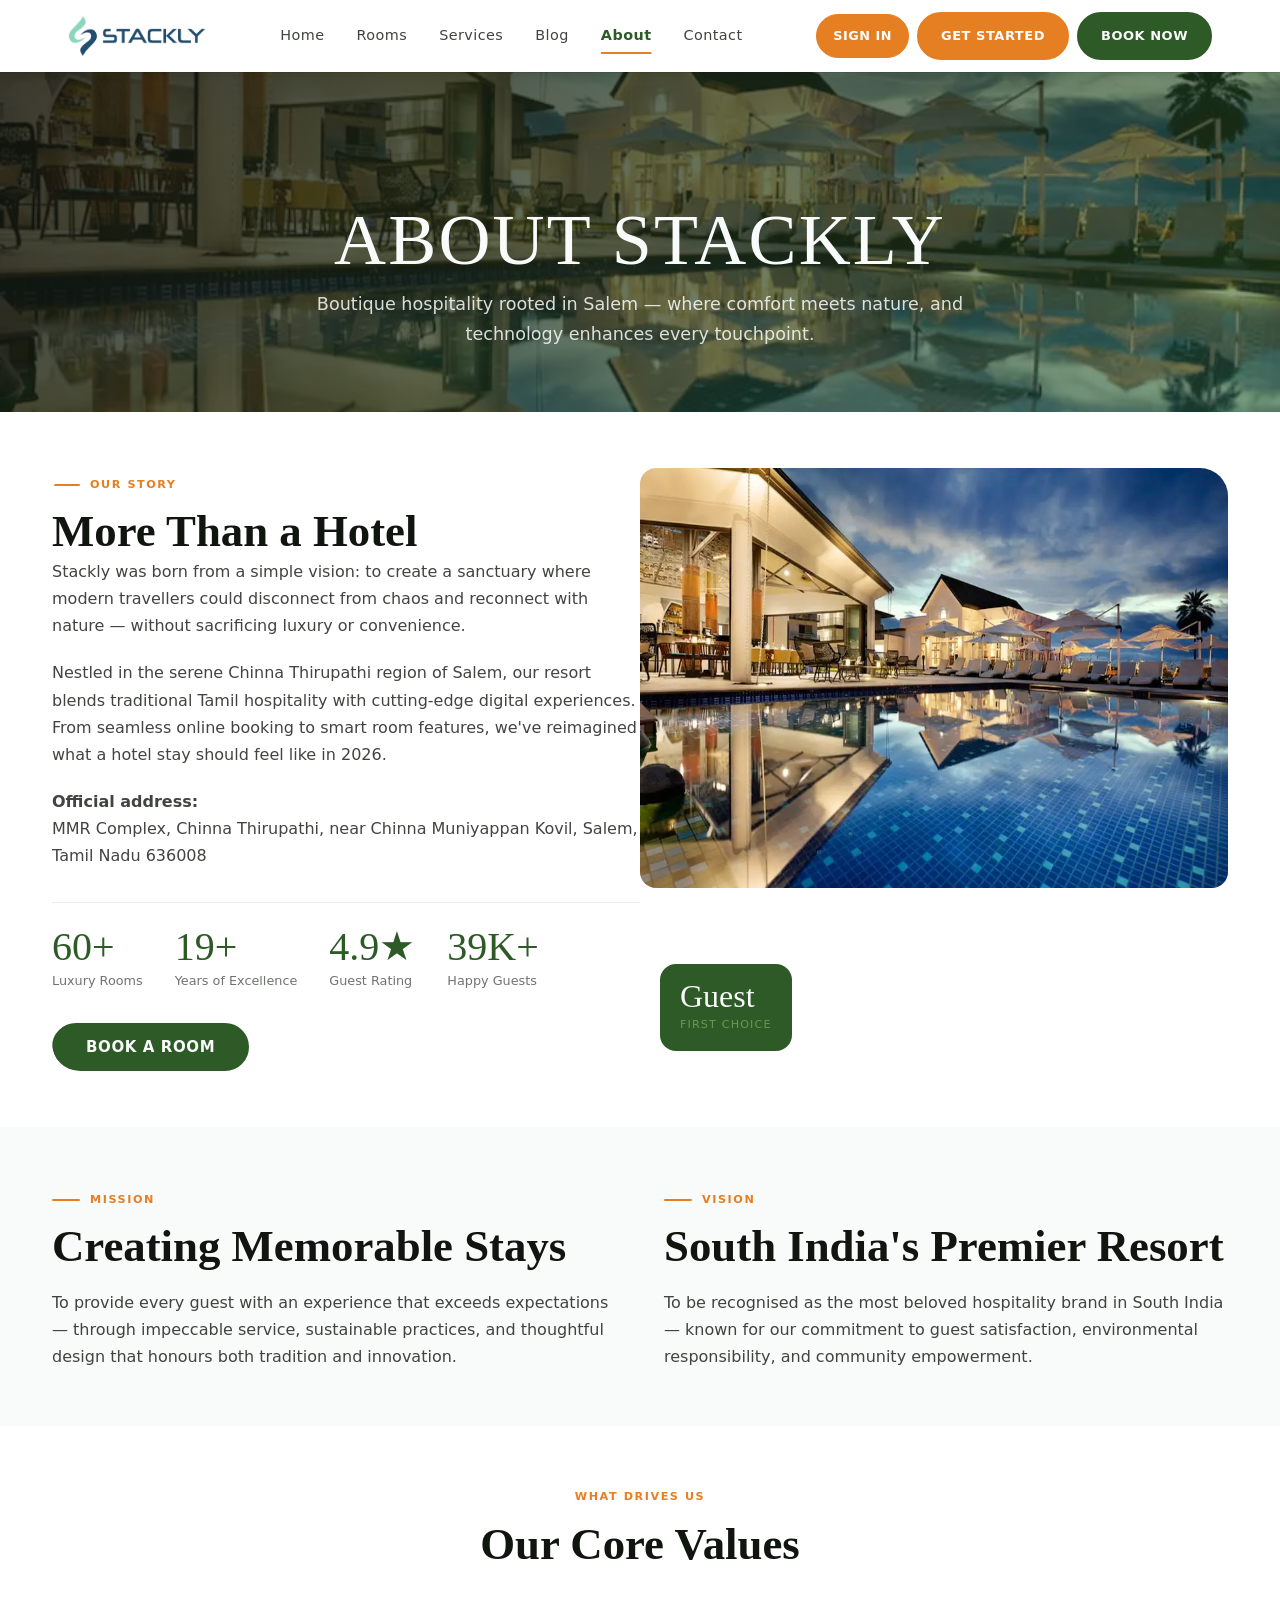
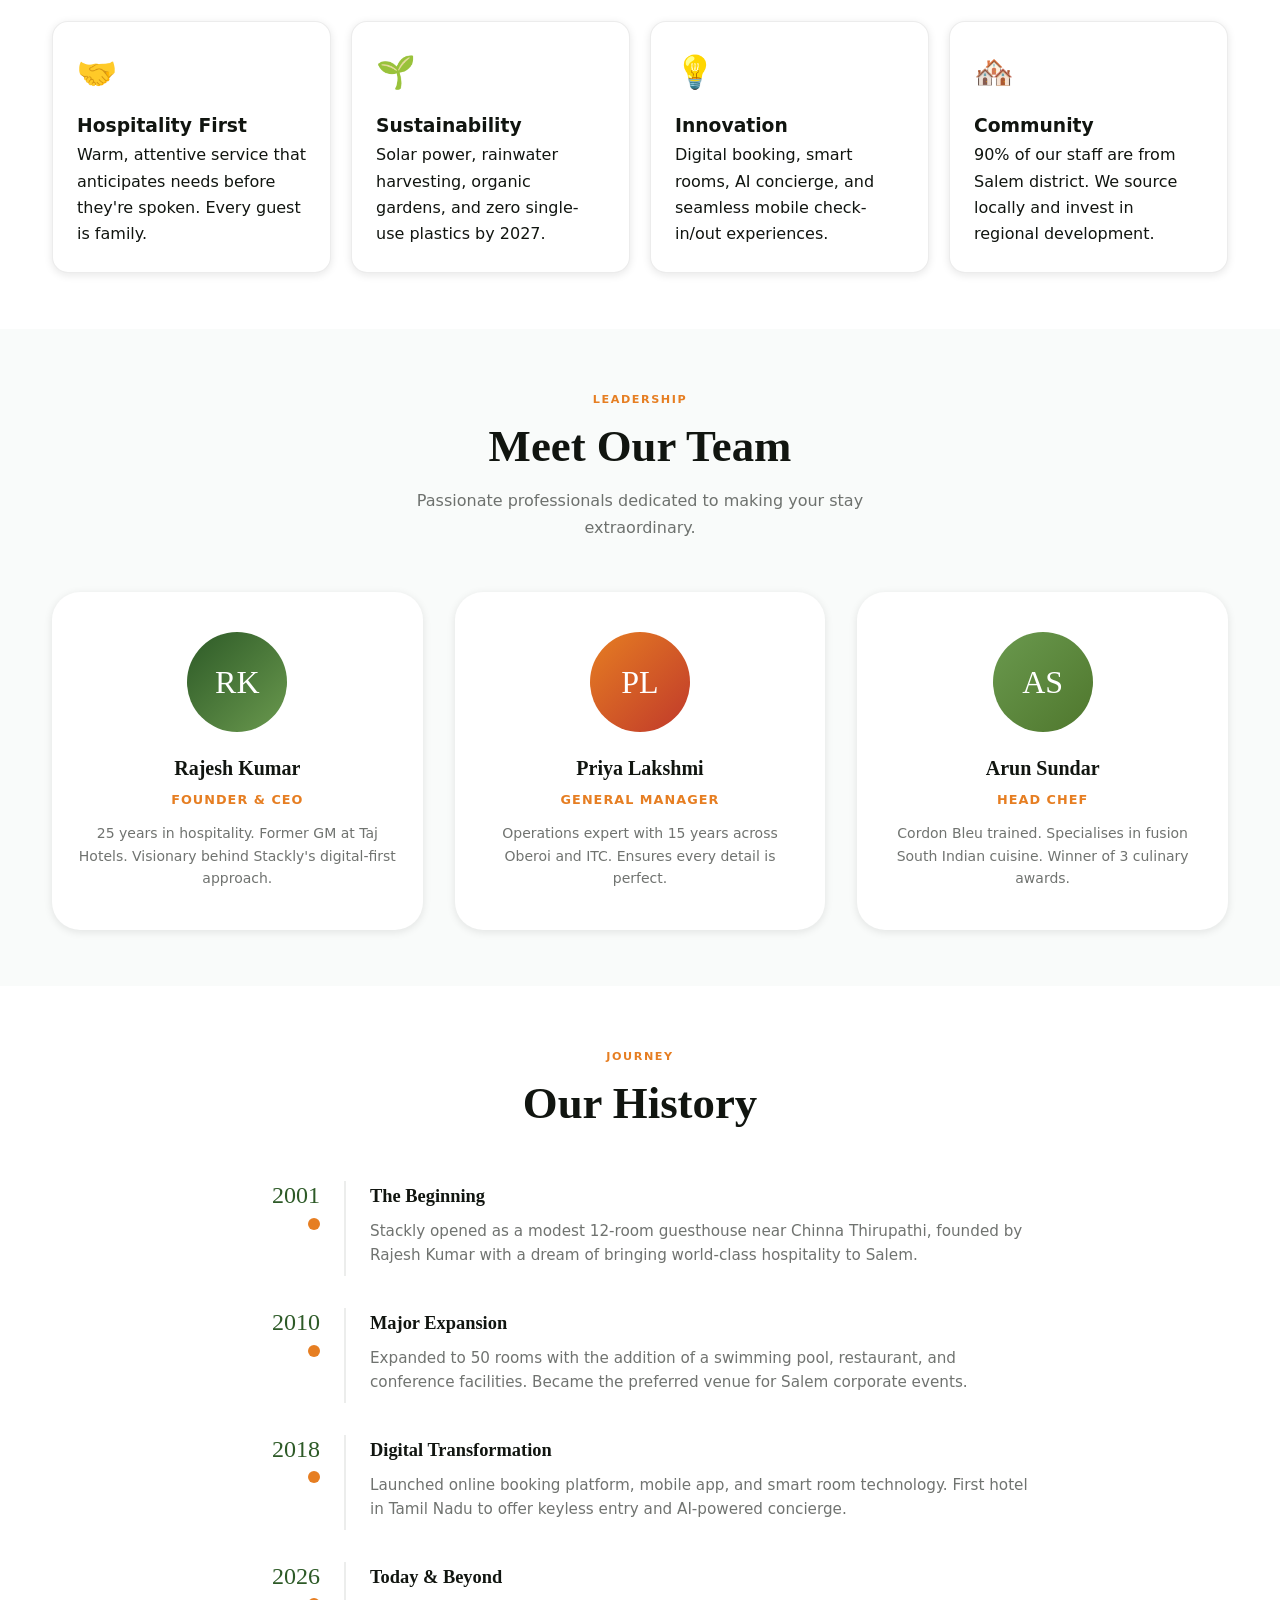
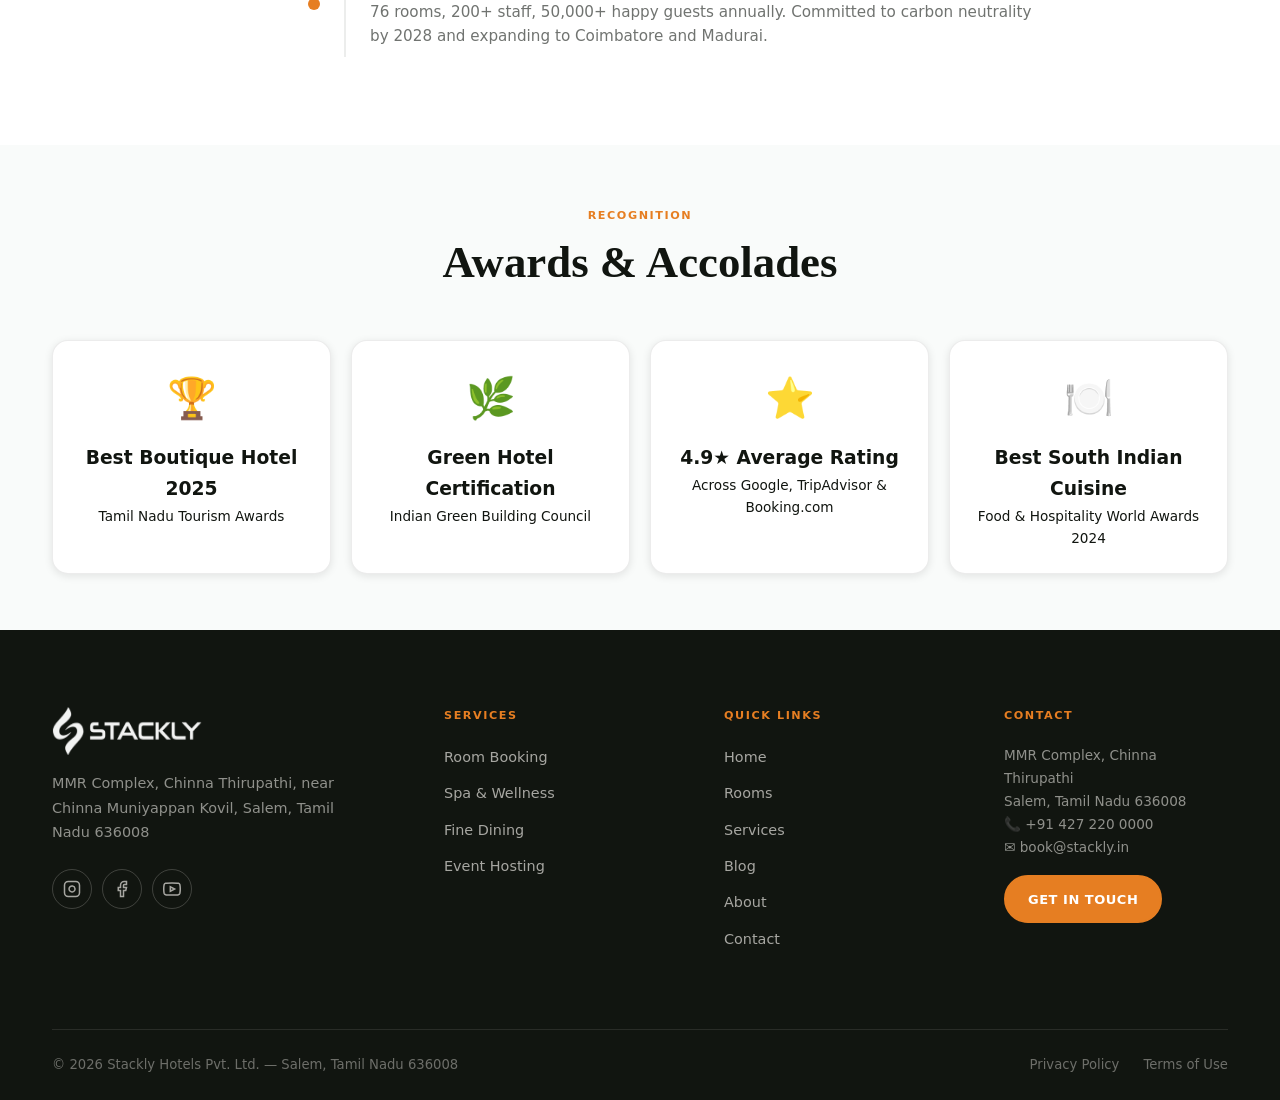
<file: about.html>
<!DOCTYPE html>
<html lang="en">
<head>
  <meta charset="UTF-8" />
  <meta name="viewport" content="width=device-width, initial-scale=1.0" />
  <meta name="theme-color" content="#2D5A27" />
  <title>About Us — Stackly Hotel Salem</title>
  <link rel="stylesheet" href="style.css" /> 
  <link rel="icon" type="image/webp" href="assets/top-logo.webp?v=1" />
</head>
<body class="about-page">

<header class="navbar navbar--static scrolled" id="navbar">
  <div class="navbar__inner">
    <a href="index.html" class="navbar__logo"><img src="assets/logo.webp" alt="Stackly" width="150" height="48" /></a>
    <nav class="navbar__nav">
      <a href="index.html" class="navbar__link">Home</a>
      <a href="rooms.html" class="navbar__link">Rooms</a>
      <a href="services.html" class="navbar__link">Services</a>
      <a href="blog.html" class="navbar__link">Blog</a>
      <a href="about.html" class="navbar__link active">About</a>
      <a href="contact.html" class="navbar__link">Contact</a>
    </nav>
    <div class="navbar__cta navbar__auth" id="navAuthGuest">
      <a href="login.html" class="btn btn--ghost-nav btn--sm">Sign In</a>
      <a href="signup.html" class="btn btn--accent btn--sm">Get Started</a>
    </div>
    <div class="navbar__auth navbar__user" id="navAuthUser">
      <span class="navbar__user-pill" id="navRolePill">guest</span>
      <a href="dashboard-guest.html" class="btn btn--accent btn--sm" id="navDashboardLink">Dashboard</a>
      <button type="button" class="btn btn--ghost-nav btn--sm" id="navLogoutBtn">Logout</button>
    </div>
    <button class="navbar__burger" id="burgerBtn" aria-label="Menu"><span></span><span></span><span></span></button>
  </div>
</header>
<div class="nav-overlay" id="navOverlay" role="dialog" aria-modal="true" aria-label="Navigation menu">
  <div class="nav-overlay__header">
    <button type="button" class="nav-overlay__close" id="overlayCloseBtn" aria-label="Close menu">
      <span></span>
      <span></span>
      <span></span>
    </button>
    <a href="index.html" class="nav-overlay__brand" aria-label="Stackly — Home">
      <img src="assets/logo.webp" alt="Stackly" width="130" height="42" />
    </a>
  </div>
  <nav>
    <ul class="nav-overlay__list">
      <li class="nav-overlay__item">
        <a href="index.html"    class="nav-overlay__link">Home         <span>01</span></a>
      </li>
      <li class="nav-overlay__item">
        <a href="rooms.html"    class="nav-overlay__link">Rooms        <span>02</span></a>
      </li>
      <li class="nav-overlay__item">
        <a href="services.html" class="nav-overlay__link">Services     <span>03</span></a>
      </li>
      <li class="nav-overlay__item">
        <a href="blog.html"  class="nav-overlay__link">Blog      <span>04</span></a>
      </li>
      <li class="nav-overlay__item">
        <a href="about.html"    class="nav-overlay__link">About        <span>05</span></a>
      </li>
      <li class="nav-overlay__item">
        <a href="contact.html"  class="nav-overlay__link">Contact      <span>06</span></a>
      </li>
    </ul>
  </nav>
  <div class="nav-overlay__footer">
    <div class="nav-overlay__auth">
      <a href="login.html"  class="btn btn--ghost-lt btn--sm">Sign In</a>
      <a href="signup.html" class="btn btn--accent  btn--sm">Get Started</a>
    </div>
    <a href="booking.html" class="btn btn--primary nav-overlay__book-btn">Book Now</a>
  </div>
</div>

<main>
  <!-- ══════════════════════════════════════
       PAGE HERO
  ════════════════════════════════════════ -->
  <header class="page-hero fade-up" style="background: linear-gradient(135deg, #1E3F1A 0%, #2D5A27 50%, #0D1B0A 100%); position: relative; overflow: hidden;">
    <div class="ambient-blobs" aria-hidden="true" style="opacity: 0.25;">
      <span style="width: 300px; height: 300px; background: var(--clr-amber); top: 10%; left: 60%;"></span>
      <span style="width: 220px; height: 220px; background: var(--clr-sage); bottom: 20%; right: 10%;"></span>
    </div>
    <div class="container" style="position: relative; z-index: 2;">
      <h1 style="font-family: var(--font-display); font-size: clamp(2.5rem, 6vw, 4.5rem); letter-spacing: 0.03em; text-transform: uppercase; line-height: 0.95; margin-bottom: 1rem;">About Stackly</h1>
      <p style="opacity: 0.85; max-width: 60ch; margin: 0 auto; font-size: 1.1rem; line-height: 1.7;">Boutique hospitality rooted in Salem — where comfort meets nature, and technology enhances every touchpoint.</p>
    </div>
  </header>

  <!-- ══════════════════════════════════════
       OUR STORY SPLIT
  ════════════════════════════════════════ -->
  <section class="section section--white page-content">
    <div class="container">
    <div class="split split--about">
      <div class="fade-up">
        <span class="sec-header__eyebrow">Our Story</span>
        <h2 class="sec-header__title">More Than a Hotel</h2>
        <p class="t-body" style="margin-bottom: 1.25rem;">Stackly was born from a simple vision: to create a sanctuary where modern travellers could disconnect from chaos and reconnect with nature — without sacrificing luxury or convenience.</p>
        <p class="t-body" style="margin-bottom: 1.25rem;">Nestled in the serene Chinna Thirupathi region of Salem, our resort blends traditional Tamil hospitality with cutting-edge digital experiences. From seamless online booking to smart room features, we've reimagined what a hotel stay should feel like in 2026.</p>
        <p class="t-body"><strong>Official address:</strong><br>MMR Complex, Chinna Thirupathi, near Chinna Muniyappan Kovil, Salem, Tamil Nadu 636008</p>
        
        <div class="split__stat-row mt-lg">
          <div class="stat-item">
            <div class="number" data-counter="76" data-suffix="+">0</div>
            <div class="label">Luxury Rooms</div>
          </div>
          <div class="stat-item">
            <div class="number" data-counter="25" data-suffix="+">0</div>
            <div class="label">Years of Excellence</div>
          </div>
          <div class="stat-item">
            <div class="number">4.9★</div>
            <div class="label">Guest Rating</div>
          </div>
          <div class="stat-item">
            <div class="number" data-counter="50" data-suffix="K+">0</div>
            <div class="label">Happy Guests</div>
          </div>
        </div>
        
        <a href="booking.html" class="btn btn--primary mt-lg" style="min-height: 48px;">Book a Room</a>
      </div>
      <div class="split__media slide-in">
        <img src="assets/site-photo-01.webp" alt="Stackly Resort aerial view" loading="lazy" style="border-radius: var(--r-lg);" />
        <div class="split__badge animate-float">
          <div class="badge-title">Guest</div>
          <div class="badge-sub">First Choice</div>
        </div>
      </div>
    </div>
    </div>
  </section>

  <!-- ══════════════════════════════════════
       MISSION & VISION
  ════════════════════════════════════════ -->
  <section class="section section--cream">
    <div class="container">
      <div class="grid-2" style="gap: 3rem; align-items: center;">
        <div class="fade-left">
          <span class="sec-header__eyebrow">Mission</span>
          <h2 class="sec-header__title" style="margin-bottom: 1rem;">Creating Memorable Stays</h2>
          <p class="t-body">To provide every guest with an experience that exceeds expectations — through impeccable service, sustainable practices, and thoughtful design that honours both tradition and innovation.</p>
        </div>
        <div class="fade-right">
          <span class="sec-header__eyebrow">Vision</span>
          <h2 class="sec-header__title" style="margin-bottom: 1rem;">South India's Premier Resort</h2>
          <p class="t-body">To be recognised as the most beloved hospitality brand in South India — known for our commitment to guest satisfaction, environmental responsibility, and community empowerment.</p>
        </div>
      </div>
    </div>
  </section>

  <!-- ══════════════════════════════════════
       OUR VALUES
  ════════════════════════════════════════ -->
  <section class="section section--white">
    <div class="container">
      <div class="sec-header sec-header--center fade-up">
        <span class="sec-header__eyebrow">What Drives Us</span>
        <h2 class="sec-header__title">Our Core Values</h2>
      </div>
      <div class="feature-grid stagger-children">
        <article class="feature-card">
          <div class="feature-card__icon">🤝</div>
          <h3>Hospitality First</h3>
          <p>Warm, attentive service that anticipates needs before they're spoken. Every guest is family.</p>
        </article>
        <article class="feature-card">
          <div class="feature-card__icon">🌱</div>
          <h3>Sustainability</h3>
          <p>Solar power, rainwater harvesting, organic gardens, and zero single-use plastics by 2027.</p>
        </article>
        <article class="feature-card">
          <div class="feature-card__icon">💡</div>
          <h3>Innovation</h3>
          <p>Digital booking, smart rooms, AI concierge, and seamless mobile check-in/out experiences.</p>
        </article>
        <article class="feature-card">
          <div class="feature-card__icon">🏘️</div>
          <h3>Community</h3>
          <p>90% of our staff are from Salem district. We source locally and invest in regional development.</p>
        </article>
      </div>
    </div>
  </section>

  <!-- ══════════════════════════════════════
       TEAM SECTION
  ════════════════════════════════════════ -->
  <section class="section section--cream">
    <div class="container">
      <div class="sec-header sec-header--center fade-up">
        <span class="sec-header__eyebrow">Leadership</span>
        <h2 class="sec-header__title">Meet Our Team</h2>
        <p class="sec-header__body">Passionate professionals dedicated to making your stay extraordinary.</p>
      </div>
      <div class="grid-3 stagger-children">
        <div class="review-card fade-up" style="text-align: center; padding: 2.5rem 1.5rem;">
          <div style="width: 100px; height: 100px; border-radius: 50%; background: linear-gradient(135deg, var(--clr-forest), var(--clr-sage)); margin: 0 auto 1.25rem; display: flex; align-items: center; justify-content: center; color: white; font-size: 2rem; font-family: var(--font-display);">RK</div>
          <h3 style="font-family: var(--font-serif); font-size: 1.25rem; margin-bottom: 0.25rem;">Rajesh Kumar</h3>
          <p style="color: var(--clr-amber); font-size: 0.8rem; font-weight: 600; text-transform: uppercase; letter-spacing: 0.08em; margin-bottom: 0.75rem;">Founder & CEO</p>
          <p style="font-size: 0.875rem; color: var(--clr-ink-60); line-height: 1.6;">25 years in hospitality. Former GM at Taj Hotels. Visionary behind Stackly's digital-first approach.</p>
        </div>
        <div class="review-card fade-up delay-1" style="text-align: center; padding: 2.5rem 1.5rem;">
          <div style="width: 100px; height: 100px; border-radius: 50%; background: linear-gradient(135deg, var(--clr-amber), var(--clr-coral)); margin: 0 auto 1.25rem; display: flex; align-items: center; justify-content: center; color: white; font-size: 2rem; font-family: var(--font-display);">PL</div>
          <h3 style="font-family: var(--font-serif); font-size: 1.25rem; margin-bottom: 0.25rem;">Priya Lakshmi</h3>
          <p style="color: var(--clr-amber); font-size: 0.8rem; font-weight: 600; text-transform: uppercase; letter-spacing: 0.08em; margin-bottom: 0.75rem;">General Manager</p>
          <p style="font-size: 0.875rem; color: var(--clr-ink-60); line-height: 1.6;">Operations expert with 15 years across Oberoi and ITC. Ensures every detail is perfect.</p>
        </div>
        <div class="review-card fade-up delay-2" style="text-align: center; padding: 2.5rem 1.5rem;">
          <div style="width: 100px; height: 100px; border-radius: 50%; background: linear-gradient(135deg, var(--clr-sage), var(--clr-forest-lt)); margin: 0 auto 1.25rem; display: flex; align-items: center; justify-content: center; color: white; font-size: 2rem; font-family: var(--font-display);">AS</div>
          <h3 style="font-family: var(--font-serif); font-size: 1.25rem; margin-bottom: 0.25rem;">Arun Sundar</h3>
          <p style="color: var(--clr-amber); font-size: 0.8rem; font-weight: 600; text-transform: uppercase; letter-spacing: 0.08em; margin-bottom: 0.75rem;">Head Chef</p>
          <p style="font-size: 0.875rem; color: var(--clr-ink-60); line-height: 1.6;">Cordon Bleu trained. Specialises in fusion South Indian cuisine. Winner of 3 culinary awards.</p>
        </div>
      </div>
    </div>
  </section>

  <!-- ══════════════════════════════════════
       TIMELINE / HISTORY
  ════════════════════════════════════════ -->
  <section class="section section--white">
    <div class="container">
      <div class="sec-header sec-header--center fade-up">
        <span class="sec-header__eyebrow">Journey</span>
        <h2 class="sec-header__title">Our History</h2>
      </div>
      <div class="about-timeline">
        <div class="about-timeline__entry fade-up">
          <div class="about-timeline__year-col">
            <div class="about-timeline__year">2001</div>
            <div class="about-timeline__dot" aria-hidden="true"></div>
          </div>
          <div class="about-timeline__body">
            <h3>The Beginning</h3>
            <p>Stackly opened as a modest 12-room guesthouse near Chinna Thirupathi, founded by Rajesh Kumar with a dream of bringing world-class hospitality to Salem.</p>
          </div>
        </div>
        <div class="about-timeline__entry fade-up delay-1">
          <div class="about-timeline__year-col">
            <div class="about-timeline__year">2010</div>
            <div class="about-timeline__dot" aria-hidden="true"></div>
          </div>
          <div class="about-timeline__body">
            <h3>Major Expansion</h3>
            <p>Expanded to 50 rooms with the addition of a swimming pool, restaurant, and conference facilities. Became the preferred venue for Salem corporate events.</p>
          </div>
        </div>
        <div class="about-timeline__entry fade-up delay-2">
          <div class="about-timeline__year-col">
            <div class="about-timeline__year">2018</div>
            <div class="about-timeline__dot" aria-hidden="true"></div>
          </div>
          <div class="about-timeline__body">
            <h3>Digital Transformation</h3>
            <p>Launched online booking platform, mobile app, and smart room technology. First hotel in Tamil Nadu to offer keyless entry and AI-powered concierge.</p>
          </div>
        </div>
        <div class="about-timeline__entry fade-up delay-3">
          <div class="about-timeline__year-col">
            <div class="about-timeline__year">2026</div>
            <div class="about-timeline__dot" aria-hidden="true"></div>
          </div>
          <div class="about-timeline__body">
            <h3>Today & Beyond</h3>
            <p>76 rooms, 200+ staff, 50,000+ happy guests annually. Committed to carbon neutrality by 2028 and expanding to Coimbatore and Madurai.</p>
          </div>
        </div>
      </div>
    </div>
  </section>

  <!-- ══════════════════════════════════════
       AWARDS & RECOGNITION
  ════════════════════════════════════════ -->
  <section class="section section--cream">
    <div class="container">
      <div class="sec-header sec-header--center fade-up">
        <span class="sec-header__eyebrow">Recognition</span>
        <h2 class="sec-header__title">Awards & Accolades</h2>
      </div>
      <div class="feature-grid stagger-children">
        <article class="feature-card" style="text-align: center;">
          <div style="font-size: 2.5rem; margin-bottom: 0.75rem;">🏆</div>
          <h3>Best Boutique Hotel 2025</h3>
          <p style="font-size: 0.85rem;">Tamil Nadu Tourism Awards</p>
        </article>
        <article class="feature-card" style="text-align: center;">
          <div style="font-size: 2.5rem; margin-bottom: 0.75rem;">🌿</div>
          <h3>Green Hotel Certification</h3>
          <p style="font-size: 0.85rem;">Indian Green Building Council</p>
        </article>
        <article class="feature-card" style="text-align: center;">
          <div style="font-size: 2.5rem; margin-bottom: 0.75rem;">⭐</div>
          <h3>4.9★ Average Rating</h3>
          <p style="font-size: 0.85rem;">Across Google, TripAdvisor & Booking.com</p>
        </article>
        <article class="feature-card" style="text-align: center;">
          <div style="font-size: 2.5rem; margin-bottom: 0.75rem;">🍽️</div>
          <h3>Best South Indian Cuisine</h3>
          <p style="font-size: 0.85rem;">Food & Hospitality World Awards 2024</p>
        </article>
      </div>
    </div>
  </section>

</main>

<footer class="footer">
  <div class="container">
    <div class="footer__top">
      <div class="footer__brand">
        <a href="index.html"><img class="footer__logo" src="assets/logo.webp" alt="Stackly" width="150" height="48" loading="lazy" /></a>
        <p>MMR Complex, Chinna Thirupathi, near Chinna Muniyappan Kovil, Salem, Tamil Nadu 636008</p>
        <div class="footer__social">
          <a href="#" class="footer__social-link" aria-label="Instagram"><svg width="18" height="18" viewBox="0 0 24 24" fill="none" stroke="currentColor" stroke-width="2"><rect x="2" y="2" width="20" height="20" rx="5"/><path d="M16 11.37A4 4 0 1 1 12.63 8 4 4 0 0 1 16 11.37z"/><line x1="17.5" y1="6.5" x2="17.51" y2="6.5"/></svg></a>
          <a href="#" class="footer__social-link" aria-label="Facebook"><svg width="18" height="18" viewBox="0 0 24 24" fill="none" stroke="currentColor" stroke-width="2"><path d="M18 2h-3a5 5 0 0 0-5 5v3H7v4h3v8h4v-8h3l1-4h-4V7a1 1 0 0 1 1-1h3z"/></svg></a>
          <a href="#" class="footer__social-link" aria-label="YouTube"><svg width="18" height="18" viewBox="0 0 24 24" fill="none" stroke="currentColor" stroke-width="2"><path d="M22.54 6.42a2.78 2.78 0 0 0-1.95-1.97C18.88 4 12 4 12 4s-6.88 0-8.59.45A2.78 2.78 0 0 0 1.46 6.42 29 29 0 0 0 1 12a29 29 0 0 0 .46 5.58 2.78 2.78 0 0 0 1.95 1.97C5.12 20 12 20 12 20s6.88 0 8.59-.45a2.78 2.78 0 0 0 1.96-1.97A29 29 0 0 0 23 12a29 29 0 0 0-.46-5.58z"/><polygon points="9.75 15.02 15.5 12 9.75 8.98 9.75 15.02"/></svg></a>
        </div>
      </div>
      <div>
        <div class="footer__col-title">Services</div>
        <ul class="footer__links">
          <li><a href="rooms.html" class="footer__link">Room Booking</a></li>
          <li><a href="services.html" class="footer__link">Spa & Wellness</a></li>
          <li><a href="services.html" class="footer__link">Fine Dining</a></li>
          <li><a href="services.html" class="footer__link">Event Hosting</a></li>
        </ul>
      </div>
      <div>
        <div class="footer__col-title">Quick Links</div>
        <ul class="footer__links">
          <li><a href="index.html" class="footer__link">Home</a></li>
          <li><a href="rooms.html" class="footer__link">Rooms</a></li>
          <li><a href="services.html" class="footer__link">Services</a></li>
          <li><a href="blog.html" class="footer__link">Blog</a></li>
          <li><a href="about.html" class="footer__link">About</a></li>
          <li><a href="contact.html" class="footer__link">Contact</a></li>
        </ul>
      </div>
      <div>
        <div class="footer__col-title">Contact</div>
        <p style="font-size: 0.85rem; color: rgba(248,245,240,0.55); line-height: 1.7; margin-bottom: 1rem;">MMR Complex, Chinna Thirupathi<br>Salem, Tamil Nadu 636008<br>📞 +91 427 220 0000<br>✉️ book@stackly.in</p>
        <a href="contact.html" class="btn btn--accent btn--sm">Get in Touch</a>
      </div>
    </div>
    <div class="footer__bottom">
      <p>© 2026 Stackly Hotels Pvt. Ltd. — Salem, Tamil Nadu 636008</p>
      <div class="footer__bottom-links">
        <a href="privacy.html" class="footer__bottom-link">Privacy Policy</a>
        <a href="terms.html" class="footer__bottom-link">Terms of Use</a>
      </div>
    </div>
  </div>
</footer>

<script src="scripts/auth.js" defer></script>
<script src="scripts/app.js" defer></script>
</body>
</html>
</file>
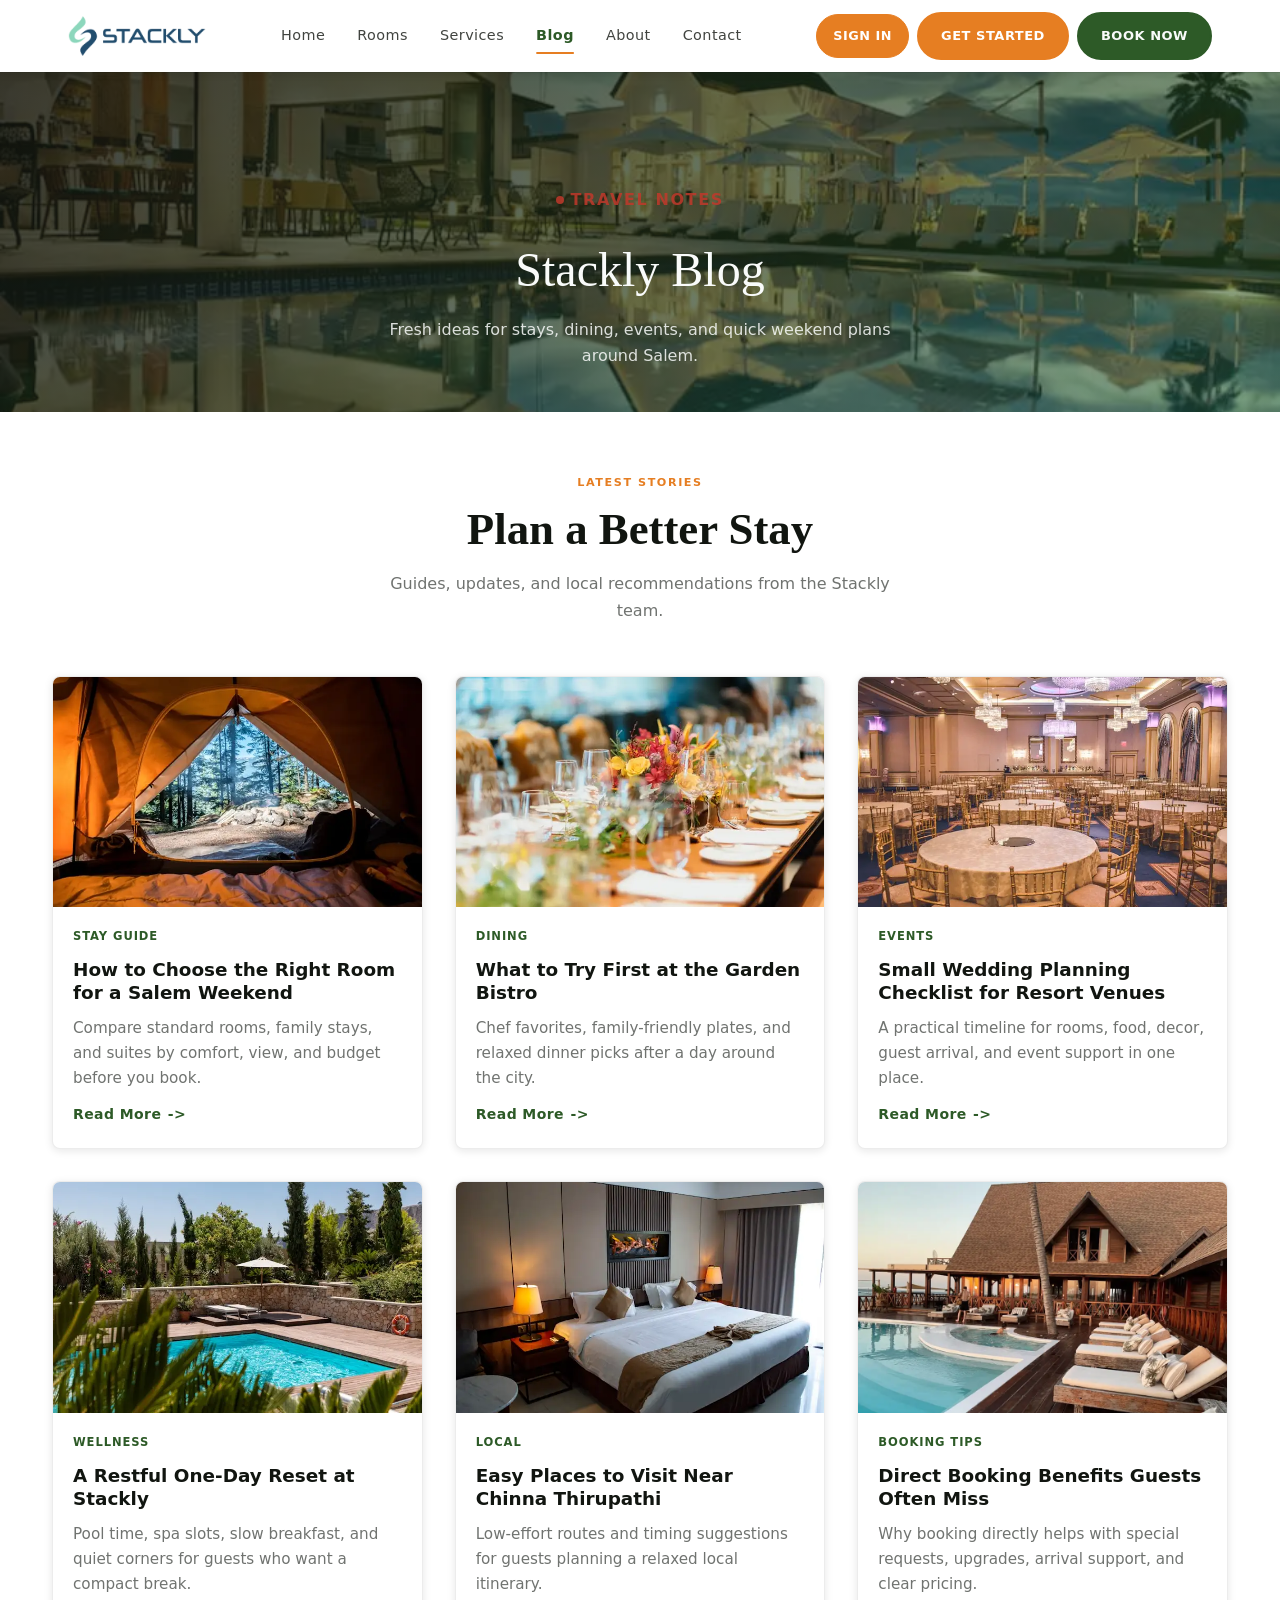
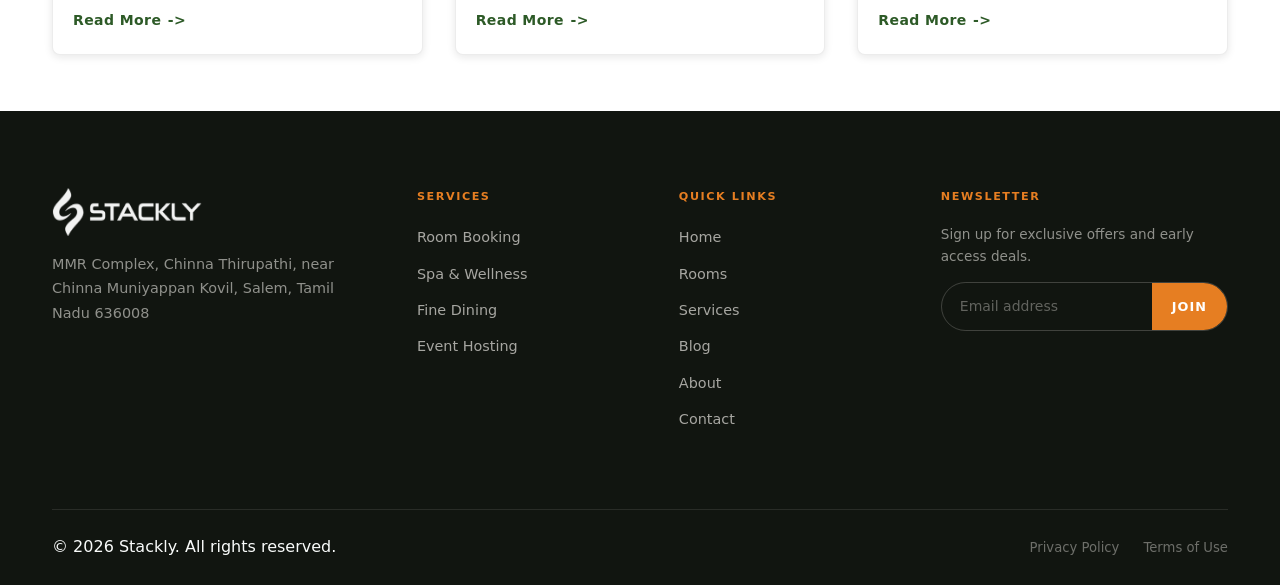
<file: blog.html>
<!DOCTYPE html>
<html lang="en">
<head>
  <meta charset="UTF-8" />
  <meta name="viewport" content="width=device-width, initial-scale=1.0" />
  <meta name="theme-color" content="#2D5A27" />
  <title>Blog - Stackly Resort</title>
  <link rel="stylesheet" href="style.css" />
  <link rel="icon" type="image/webp" href="assets/top-logo.webp?v=1" />
</head>
<body>

<header class="navbar navbar--static scrolled" id="navbar">
  <div class="navbar__inner">
    <a href="index.html" class="navbar__logo"><img src="assets/logo.webp" alt="Stackly" width="150" height="48" /></a>
    <nav class="navbar__nav">
      <a href="index.html" class="navbar__link">Home</a>
      <a href="rooms.html" class="navbar__link">Rooms</a>
      <a href="services.html" class="navbar__link">Services</a>
      <a href="blog.html" class="navbar__link active">Blog</a>
      <a href="about.html" class="navbar__link">About</a>
      <a href="contact.html" class="navbar__link">Contact</a>
    </nav>
    <div class="navbar__cta navbar__auth" id="navAuthGuest">
      <a href="login.html" class="btn btn--ghost-nav btn--sm">Sign In</a>
      <a href="signup.html" class="btn btn--accent btn--sm">Get Started</a>
      <a href="booking.html" class="btn btn--primary btn--sm">Book Now</a>
    </div>
    <div class="navbar__auth navbar__user" id="navAuthUser">
      <span class="navbar__user-pill" id="navRolePill">guest</span>
      <a href="dashboard-guest.html" class="btn btn--accent btn--sm" id="navDashboardLink">Dashboard</a>
      <button type="button" class="btn btn--ghost-nav btn--sm" id="navLogoutBtn">Logout</button>
    </div>
    <button class="navbar__burger" id="burgerBtn" aria-label="Menu" aria-expanded="false" aria-controls="navOverlay"><span></span><span></span><span></span></button>
  </div>
</header>
<div class="nav-overlay" id="navOverlay" role="dialog" aria-modal="true" aria-label="Navigation menu">
  <div class="nav-overlay__header">
    <button type="button" class="nav-overlay__close" id="overlayCloseBtn" aria-label="Close menu">
      <span></span>
      <span></span>
      <span></span>
    </button>
    <a href="index.html" class="nav-overlay__brand" aria-label="Stackly — Home">
      <img src="assets/logo.webp" alt="Stackly" width="130" height="42" />
    </a>
  </div>
  <nav>
    <ul class="nav-overlay__list">
      <li class="nav-overlay__item">
        <a href="index.html"    class="nav-overlay__link">Home         <span>01</span></a>
      </li>
      <li class="nav-overlay__item">
        <a href="rooms.html"    class="nav-overlay__link">Rooms        <span>02</span></a>
      </li>
      <li class="nav-overlay__item">
        <a href="services.html" class="nav-overlay__link">Services     <span>03</span></a>
      </li>
      <li class="nav-overlay__item">
        <a href="blog.html"  class="nav-overlay__link">Blog      <span>04</span></a>
      </li>
      <li class="nav-overlay__item">
        <a href="about.html"    class="nav-overlay__link">About        <span>05</span></a>
      </li>
      <li class="nav-overlay__item">
        <a href="contact.html"  class="nav-overlay__link">Contact      <span>06</span></a>
      </li>
    </ul>
  </nav>
  <div class="nav-overlay__footer">
    <div class="nav-overlay__auth">
      <a href="login.html"  class="btn btn--ghost-lt btn--sm">Sign In</a>
      <a href="signup.html" class="btn btn--accent  btn--sm">Get Started</a>
    </div>
    <a href="booking.html" class="btn btn--primary nav-overlay__book-btn">Book Now</a>
  </div>
</div>

<main>
  <header class="page-hero fade-up">
    <div class="container">
      <p class="live-badge" style="justify-content:center;margin-bottom:1rem;">Travel notes</p>
      <h1>Stackly Blog</h1>
      <p>Fresh ideas for stays, dining, events, and quick weekend plans around Salem.</p>
    </div>
  </header>

  <section class="section section--white page-content">
    <div class="container">
      <div class="sec-header sec-header--center fade-up">
        <span class="sec-header__eyebrow">Latest Stories</span>
        <h2 class="sec-header__title">Plan a Better Stay</h2>
        <p class="sec-header__body">Guides, updates, and local recommendations from the Stackly team.</p>
      </div>

      <div class="grid-3 blog-card-grid stagger-children">
        <article class="blog-card">
          <img src="assets/site-photo-08.webp" alt="Resort stay at sunset" loading="lazy" />
          <div class="blog-card__body">
            <span class="blog-card__meta">Stay Guide</span>
            <h3>How to Choose the Right Room for a Salem Weekend</h3>
            <p>Compare standard rooms, family stays, and suites by comfort, view, and budget before you book.</p>
            <a href="rooms.html" class="read-more-link">Read More <span>-></span></a>
          </div>
        </article>
        <article class="blog-card">
          <img src="assets/site-photo-13.webp" alt="Fine dining table" loading="lazy" />
          <div class="blog-card__body">
            <span class="blog-card__meta">Dining</span>
            <h3>What to Try First at the Garden Bistro</h3>
            <p>Chef favorites, family-friendly plates, and relaxed dinner picks after a day around the city.</p>
            <a href="services.html" class="read-more-link">Read More <span>-></span></a>
          </div>
        </article>
        <article class="blog-card">
          <img src="assets/site-photo-17.webp" alt="Banquet hall event" loading="lazy" />
          <div class="blog-card__body">
            <span class="blog-card__meta">Events</span>
            <h3>Small Wedding Planning Checklist for Resort Venues</h3>
            <p>A practical timeline for rooms, food, decor, guest arrival, and event support in one place.</p>
            <a href="contact.html" class="read-more-link">Read More <span>-></span></a>
          </div>
        </article>
        <article class="blog-card">
          <img src="assets/site-photo-16.webp" alt="Spa room" loading="lazy" />
          <div class="blog-card__body">
            <span class="blog-card__meta">Wellness</span>
            <h3>A Restful One-Day Reset at Stackly</h3>
            <p>Pool time, spa slots, slow breakfast, and quiet corners for guests who want a compact break.</p>
            <a href="services.html" class="read-more-link">Read More <span>-></span></a>
          </div>
        </article>
        <article class="blog-card">
          <img src="assets/site-photo-14.webp" alt="Hill view room" loading="lazy" />
          <div class="blog-card__body">
            <span class="blog-card__meta">Local</span>
            <h3>Easy Places to Visit Near Chinna Thirupathi</h3>
            <p>Low-effort routes and timing suggestions for guests planning a relaxed local itinerary.</p>
            <a href="about.html" class="read-more-link">Read More <span>-></span></a>
          </div>
        </article>
        <article class="blog-card">
          <img src="assets/site-photo-24.webp" alt="Resort exterior" loading="lazy" />
          <div class="blog-card__body">
            <span class="blog-card__meta">Booking Tips</span>
            <h3>Direct Booking Benefits Guests Often Miss</h3>
            <p>Why booking directly helps with special requests, upgrades, arrival support, and clear pricing.</p>
            <a href="booking.html" class="read-more-link">Read More <span>-></span></a>
          </div>
        </article>
      </div>
    </div>
  </section>
</main>

<footer class="footer">
  <div class="container">
    <div class="footer__top">
      <div class="footer__brand">
        <a href="index.html"><img class="footer__logo" src="assets/logo.webp" alt="Stackly" width="150" height="48" loading="lazy" /></a>
        <p>MMR Complex, Chinna Thirupathi, near Chinna Muniyappan Kovil, Salem, Tamil Nadu 636008</p>
      </div>
      <div>
        <div class="footer__col-title">Services</div>
        <ul class="footer__links">
          <li><a href="rooms.html" class="footer__link">Room Booking</a></li>
          <li><a href="services.html" class="footer__link">Spa & Wellness</a></li>
          <li><a href="services.html" class="footer__link">Fine Dining</a></li>
          <li><a href="services.html" class="footer__link">Event Hosting</a></li>
        </ul>
      </div>
      <div>
        <div class="footer__col-title">Quick Links</div>
        <ul class="footer__links">
          <li><a href="index.html" class="footer__link">Home</a></li>
          <li><a href="rooms.html" class="footer__link">Rooms</a></li>
          <li><a href="services.html" class="footer__link">Services</a></li>
          <li><a href="blog.html" class="footer__link">Blog</a></li>
          <li><a href="about.html" class="footer__link">About</a></li>
          <li><a href="contact.html" class="footer__link">Contact</a></li>
        </ul>
      </div>
      <div>
        <div class="footer__col-title">Newsletter</div>
        <div class="footer__newsletter">
          <p>Sign up for exclusive offers and early access deals.</p>
          <div class="newsletter-form">
            <input id="newsletterEmail" type="email" placeholder="Email address" />
            <button id="newsletterSubmit" type="button">Join</button>
          </div>
        </div>
      </div>
    </div>
    <div class="footer__bottom">
      <span>© 2026 Stackly. All rights reserved.</span>
      <div class="footer__bottom-links">
        <a href="404.html" class="footer__bottom-link">Privacy Policy</a>
        <a href="404.html" class="footer__bottom-link">Terms of Use</a>
      </div>
    </div>
  </div>
</footer>

<div class="toast-container" id="toastContainer"></div>
<button class="back-to-top" id="backToTop" aria-label="Scroll back to top"><span>↑</span></button>

<script src="scripts/auth.js" defer></script>
<script src="scripts/app.js" defer></script>
</body>
</html>
</file>
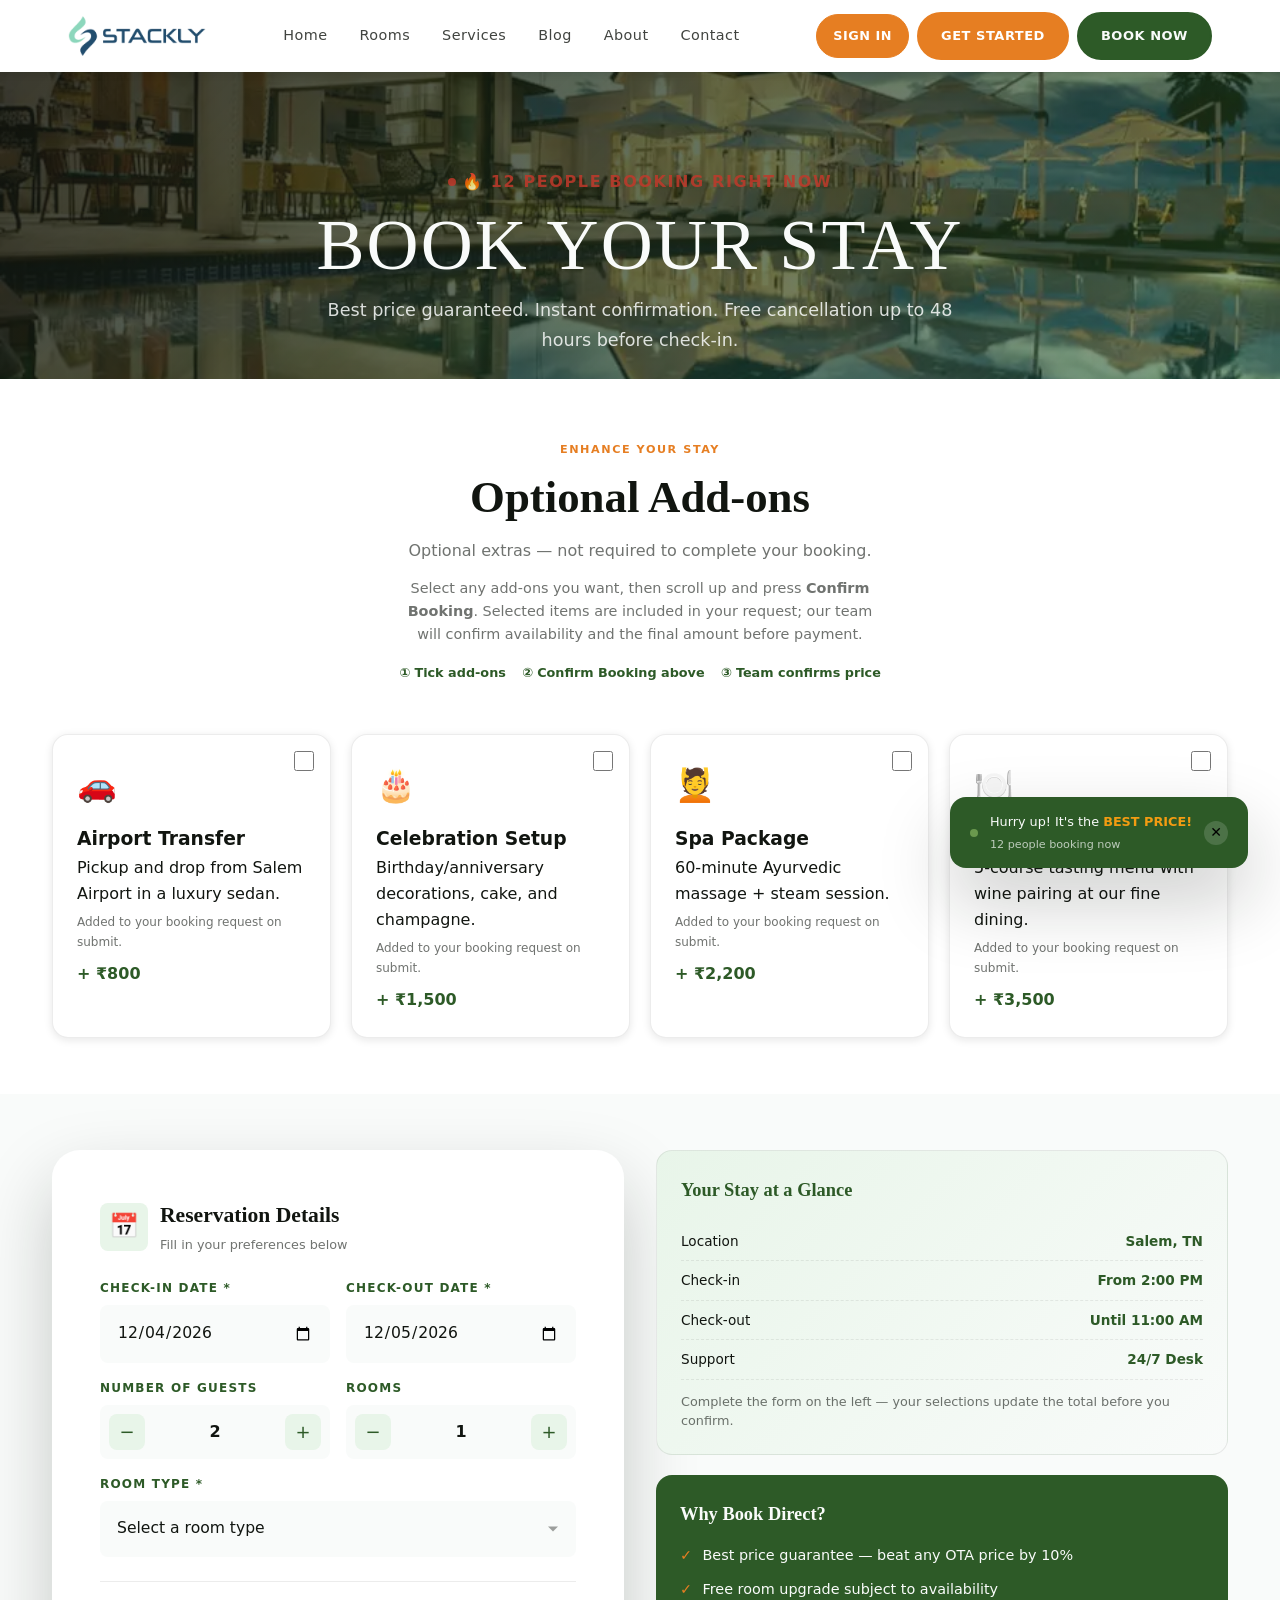
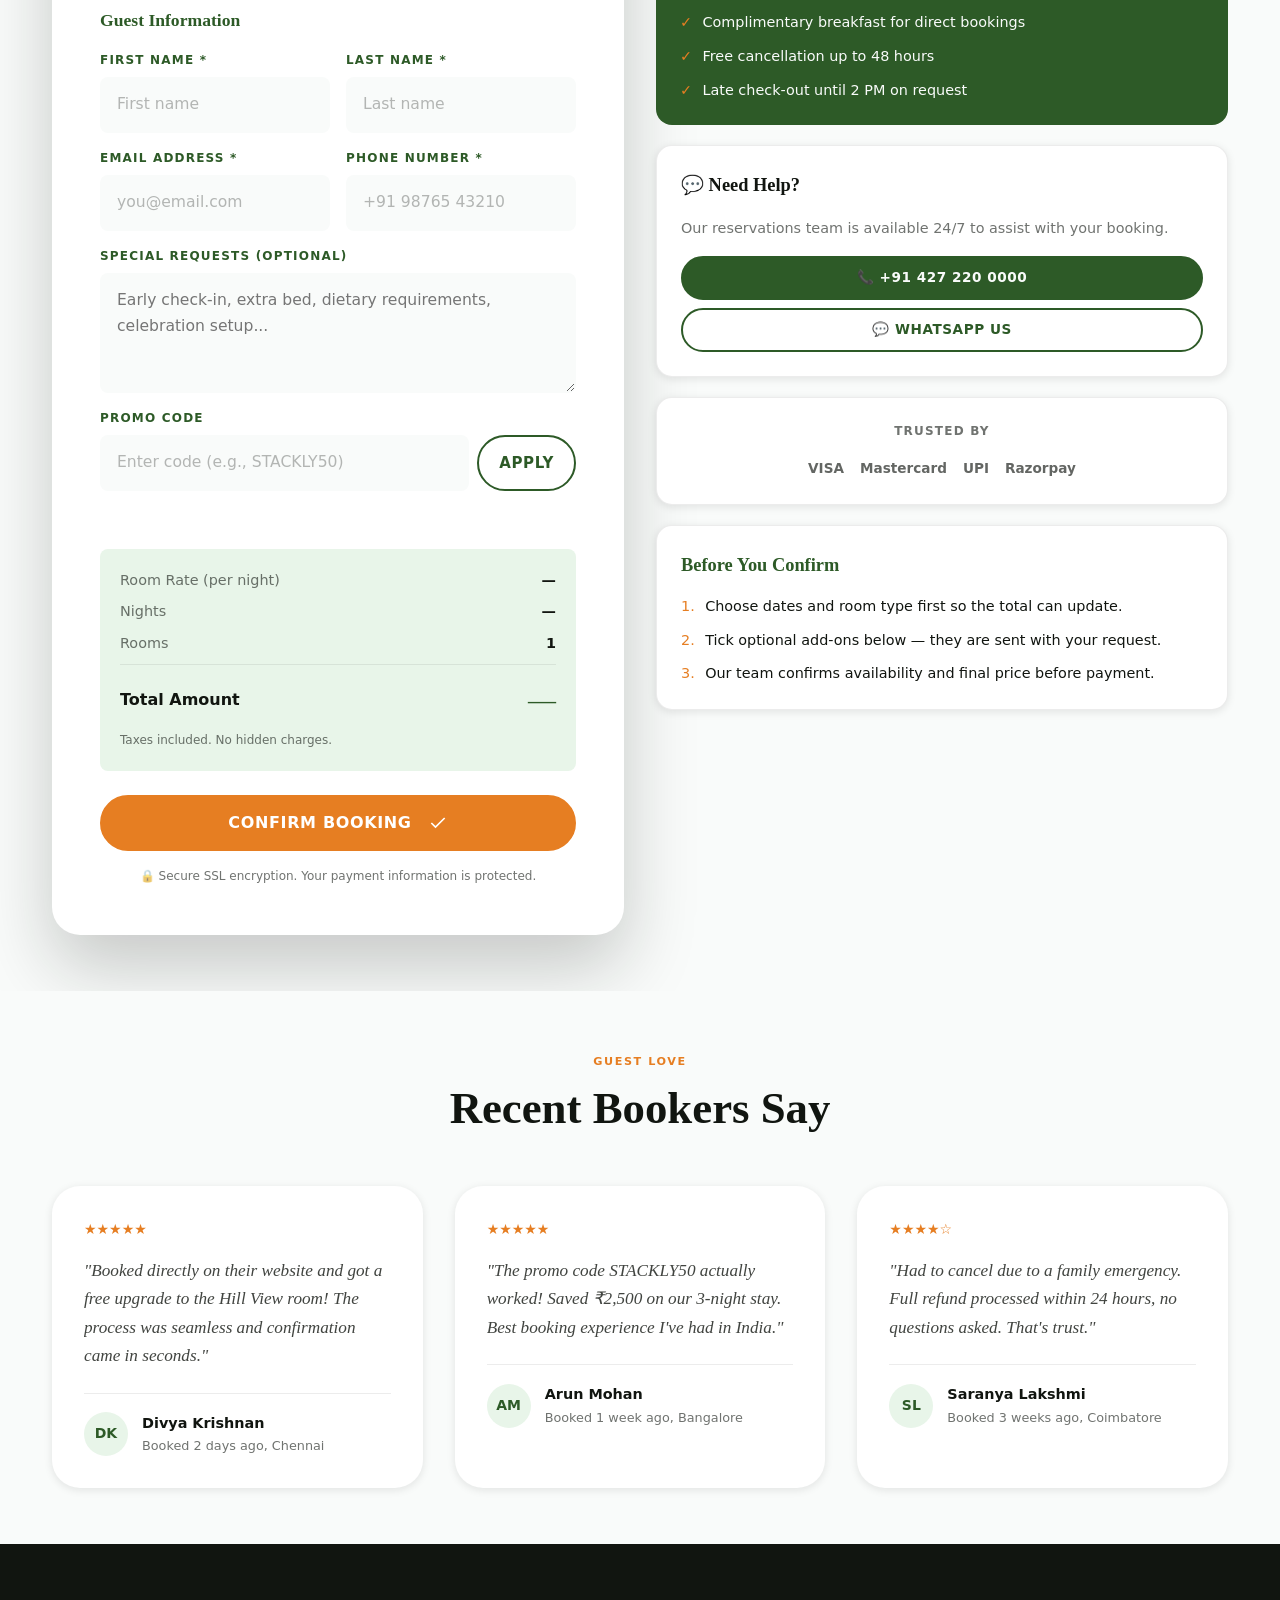
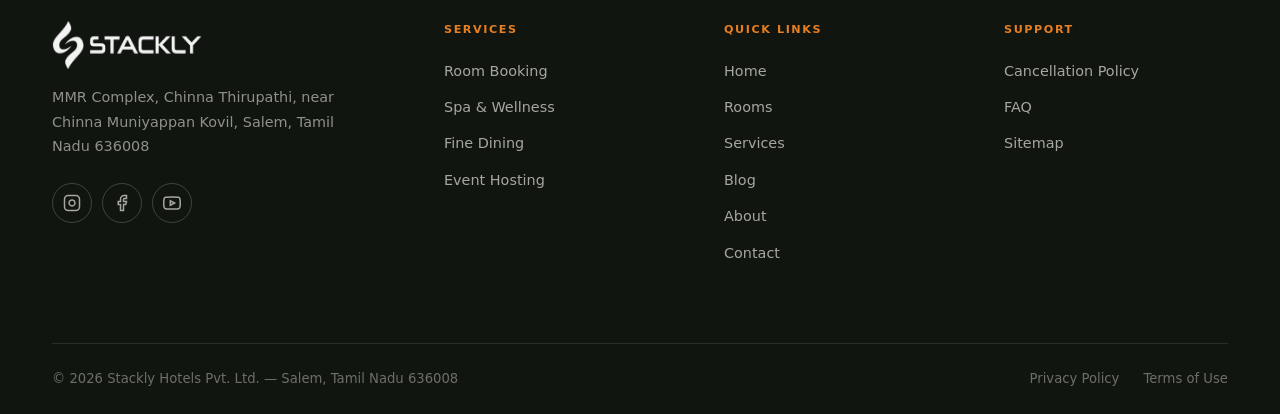
<file: booking.html>
<!DOCTYPE html>
<html lang="en">
<head>
  <meta charset="UTF-8" />
  <meta name="viewport" content="width=device-width, initial-scale=1.0" />
  <meta name="description" content="Book your stay at Stackly Hotel Salem — luxury rooms, instant confirmation, best price guaranteed." />
  <meta name="theme-color" content="#2D5A27" />
  <title>Book Your Stay — Stackly Hotel Salem</title>

  <!-- Preconnect fonts -->

  <!-- CSS -->
  <link rel="stylesheet" href="style.css" />

  <!-- Favicon -->
  <link rel="icon" type="image/webp" href="assets/top-logo.webp?v=1" />

  <!-- Open Graph -->
  <meta property="og:title" content="Book Your Stay at Stackly" />
  <meta property="og:description" content="Best price guaranteed. Instant confirmation. Luxury rooms in Salem." />
  <meta property="og:image" content="assets/site-photo-01.webp" />
  <meta property="og:type" content="website" />
</head>
<body class="booking-page">

<!-- ══════════════════════════════════════
     PAGE LOADER
════════════════════════════════════════ -->
<div class="page-loader" id="pageLoader" aria-hidden="true" aria-busy="true">
  <div class="page-loader__ambient" aria-hidden="true"></div>
  <div class="page-loader__center">
    <div class="page-loader__spinner page-loader__spinner--1" aria-hidden="true"></div>
    <div class="page-loader__spinner page-loader__spinner--2" aria-hidden="true"></div>
    <div class="page-loader__spinner page-loader__spinner--3" aria-hidden="true"></div>
    <a href="index.html" class="page-loader__brand">
      <img class="page-loader__logo-img" src="assets/logo.webp" alt="Stackly" width="150" height="48" />
    </a>
  </div>
  <p class="page-loader__tagline">Loading your booking…</p>
  <div class="page-loader__bar" role="progressbar" aria-valuemin="0" aria-valuemax="100" aria-valuenow="0">
    <div class="page-loader__fill"></div>
  </div>
</div>

<!-- ══════════════════════════════════════
     SCROLL PROGRESS
════════════════════════════════════════ -->
<div class="scroll-progress" id="scrollProgress" aria-hidden="true"></div>

<!-- ══════════════════════════════════════
     NAVBAR
════════════════════════════════════════ -->
<header class="navbar navbar--static scrolled" id="navbar" role="banner">
  <div class="navbar__inner">
    <a href="index.html" class="navbar__logo" aria-label="Stackly — Home">
      <img src="assets/logo.webp" alt="Stackly" width="150" height="48" />
    </a>
    <nav class="navbar__nav" aria-label="Primary navigation">
      <a href="index.html" class="navbar__link">Home</a>
      <a href="rooms.html" class="navbar__link">Rooms</a>
      <a href="services.html" class="navbar__link">Services</a>
      <a href="blog.html" class="navbar__link">Blog</a>
      <a href="about.html" class="navbar__link">About</a>
      <a href="contact.html" class="navbar__link">Contact</a>
    </nav>
    <div class="navbar__cta navbar__auth" id="navAuthGuest">
      <a href="login.html" class="btn btn--ghost-nav btn--sm">Sign In</a>
      <a href="signup.html" class="btn btn--accent btn--sm">Get Started</a>
    </div>
    <div class="navbar__auth navbar__user" id="navAuthUser">
      <span class="navbar__user-pill" id="navRolePill">guest</span>
      <a href="dashboard-guest.html" class="btn btn--accent btn--sm" id="navDashboardLink">Dashboard</a>
      <button type="button" class="btn btn--ghost-nav btn--sm" id="navLogoutBtn">Logout</button>
    </div>
    <button class="navbar__burger" id="burgerBtn" aria-label="Open menu" aria-expanded="false" aria-controls="navOverlay">
      <span></span><span></span><span></span>
    </button>
  </div>
</header>

<!-- ══════════════════════════════════════
     MOBILE FULL-SCREEN OVERLAY
════════════════════════════════════════ -->
<div class="nav-overlay" id="navOverlay" role="dialog" aria-modal="true" aria-label="Navigation menu">
  <div class="nav-overlay__header">
    <button type="button" class="nav-overlay__close" id="overlayCloseBtn" aria-label="Close menu">
      <span></span>
      <span></span>
      <span></span>
    </button>
    <a href="index.html" class="nav-overlay__brand">
      <img src="assets/logo.webp" alt="Stackly" width="130" height="42" />
    </a>
  </div>
  <nav>
    <ul class="nav-overlay__list">
      <li class="nav-overlay__item"><a href="index.html" class="nav-overlay__link">Home <span>01</span></a></li>
      <li class="nav-overlay__item"><a href="rooms.html" class="nav-overlay__link">Rooms <span>02</span></a></li>
      <li class="nav-overlay__item"><a href="services.html" class="nav-overlay__link">Services <span>03</span></a></li>
      <li class="nav-overlay__item"><a href="blog.html" class="nav-overlay__link">Blog <span>04</span></a></li>
      <li class="nav-overlay__item"><a href="about.html" class="nav-overlay__link">About <span>05</span></a></li>
      <li class="nav-overlay__item"><a href="contact.html" class="nav-overlay__link">Contact <span>06</span></a></li>
    </ul>
  </nav>
  <div class="nav-overlay__footer">
    <a href="booking.html" class="btn btn--primary">Book Now</a>
  </div>
</div>

<!-- ══════════════════════════════════════
     MAIN CONTENT
════════════════════════════════════════ -->
<main id="main-content">

  <!-- ══════════════════════════════════════
       PAGE HERO
  ════════════════════════════════════════ -->
  <header class="page-hero booking-page-hero fade-up" style="background: linear-gradient(135deg, #1E3F1A 0%, #2D5A27 50%, #0D1B0A 100%); position: relative; overflow: hidden;">
    <div class="ambient-blobs" aria-hidden="true" style="opacity: 0.25;">
      <span style="width: 350px; height: 350px; background: var(--clr-amber); top: -20%; right: 15%;"></span>
      <span style="width: 250px; height: 250px; background: var(--clr-sage); bottom: -10%; left: 10%;"></span>
    </div>
    <div class="container" style="position: relative; z-index: 2;">
      <p class="live-badge" style="justify-content: center; margin-bottom: 1rem;">🔥 12 people booking right now</p>
      <h1 style="font-family: var(--font-display); font-size: clamp(2.5rem, 6vw, 4.5rem); letter-spacing: 0.03em; text-transform: uppercase; line-height: 0.95; margin-bottom: 1rem; text-align: center;">Book Your Stay</h1>
      <p style="opacity: 0.85; max-width: 60ch; margin: 0 auto; font-size: 1.1rem; line-height: 1.7; text-align: center;">Best price guaranteed. Instant confirmation. Free cancellation up to 48 hours before check-in.</p>
    </div>
  </header>

  <!-- ══════════════════════════════════════
       RECOMMENDED ADD-ONS
  ════════════════════════════════════════ -->
  <section class="section section--white">
    <div class="container">
      <div class="sec-header sec-header--center fade-up">
        <span class="sec-header__eyebrow">Enhance Your Stay</span>
        <h2 class="sec-header__title">Optional Add-ons</h2>
        <p class="sec-header__body">Optional extras — not required to complete your booking.</p>
        <p class="addon-hint">Select any add-ons you want, then scroll up and press <strong>Confirm Booking</strong>. Selected items are included in your request; our team will confirm availability and the final amount before payment.</p>
        <div class="addon-steps" aria-label="How add-ons work">
          <span>① Tick add-ons</span>
          <span>② Confirm Booking above</span>
          <span>③ Team confirms price</span>
        </div>
      </div>
      <div class="feature-grid stagger-children" id="bookingAddons">
        <label class="feature-card addon-card">
          <input type="checkbox" name="addon" value="transfer" />
          <div class="feature-card__icon">🚗</div>
          <h3>Airport Transfer</h3>
          <p>Pickup and drop from Salem Airport in a luxury sedan.</p>
          <p class="addon-card__note">Added to your booking request on submit.</p>
          <p style="color: var(--clr-forest); font-weight: 600; margin-top: 0.5rem;">+ ₹800</p>
        </label>
        <label class="feature-card addon-card">
          <input type="checkbox" name="addon" value="celebration" />
          <div class="feature-card__icon">🎂</div>
          <h3>Celebration Setup</h3>
          <p>Birthday/anniversary decorations, cake, and champagne.</p>
          <p class="addon-card__note">Added to your booking request on submit.</p>
          <p style="color: var(--clr-forest); font-weight: 600; margin-top: 0.5rem;">+ ₹1,500</p>
        </label>
        <label class="feature-card addon-card">
          <input type="checkbox" name="addon" value="spa" />
          <div class="feature-card__icon">💆</div>
          <h3>Spa Package</h3>
          <p>60-minute Ayurvedic massage + steam session.</p>
          <p class="addon-card__note">Added to your booking request on submit.</p>
          <p style="color: var(--clr-forest); font-weight: 600; margin-top: 0.5rem;">+ ₹2,200</p>
        </label>
        <label class="feature-card addon-card">
          <input type="checkbox" name="addon" value="dinner" />
          <div class="feature-card__icon">🍽️</div>
          <h3>Dinner Upgrade</h3>
          <p>5-course tasting menu with wine pairing at our fine dining.</p>
          <p class="addon-card__note">Added to your booking request on submit.</p>
          <p style="color: var(--clr-forest); font-weight: 600; margin-top: 0.5rem;">+ ₹3,500</p>
        </label>
      </div>
    </div>
  </section>

  <!-- ══════════════════════════════════════
       BOOKING FORM SECTION
  ════════════════════════════════════════ -->
  <section class="section section--cream page-content">
    <div class="container">
      <div class="contact-page-grid booking-layout">
        
        <!-- LEFT: Booking Form -->
        <div class="fade-up">
          <div class="booking-form booking-form-card">
            <div style="display: flex; align-items: center; gap: 0.75rem; margin-bottom: 1.5rem;">
              <div style="width: 48px; height: 48px; border-radius: var(--r-md); background: var(--clr-sage-pale); display: flex; align-items: center; justify-content: center; font-size: 1.5rem;">📅</div>
              <div>
                <h2 style="font-family: var(--font-serif); font-size: 1.35rem; margin: 0;">Reservation Details</h2>
                <p style="font-size: 0.8rem; color: var(--clr-ink-60); margin: 0;">Fill in your preferences below</p>
              </div>
            </div>

            <form id="bookingForm" action="#" method="post">
              
              <!-- Date Selection -->
              <div class="form-grid" style="grid-template-columns: 1fr 1fr; gap: 1rem;">
                <div class="form-group">
                  <label class="form-label" for="bookCheckin">Check-in Date *</label>
                  <input class="form-input" id="bookCheckin" type="date" required />
                </div>
                <div class="form-group">
                  <label class="form-label" for="bookCheckout">Check-out Date *</label>
                  <input class="form-input" id="bookCheckout" type="date" required />
                </div>
              </div>

              <!-- Guests & Rooms -->
              <div class="form-grid" style="grid-template-columns: 1fr 1fr; gap: 1rem; margin-top: 1rem;">
                <div class="form-group">
                  <label class="form-label" for="bookGuests">Number of Guests</label>
                  <div class="guest-counter">
                    <button type="button" class="guest-counter__btn" id="guestMinus" aria-label="Decrease guests">−</button>
                    <span class="guest-counter__val" id="guestCount">2</span>
                    <button type="button" class="guest-counter__btn" id="guestPlus" aria-label="Increase guests">+</button>
                  </div>
                  <input type="hidden" id="bookGuests" name="guests" value="2" />
                </div>
                <div class="form-group">
                  <label class="form-label" for="bookRooms">Rooms</label>
                  <div class="guest-counter">
                    <button type="button" class="guest-counter__btn" id="roomMinus" aria-label="Decrease rooms">−</button>
                    <span class="guest-counter__val" id="roomCount">1</span>
                    <button type="button" class="guest-counter__btn" id="roomPlus" aria-label="Increase rooms">+</button>
                  </div>
                  <input type="hidden" id="bookRooms" name="rooms" value="1" />
                </div>
              </div>

              <!-- Room Type -->
              <div class="form-group" style="margin-top: 1rem;">
                <label class="form-label" for="bookRoomType">Room Type *</label>
                <select class="form-select" id="bookRoomType" name="roomType" required>
                  <option value="">Select a room type</option>
                  <option value="double">Double Room — ₹2,499/night</option>
                  <option value="family">Family Room — ₹3,200/night</option>
                  <option value="luxury">Luxury Suite — ₹6,700/night</option>
                  <option value="apartment">Serviced Apartment — ₹5,600/night</option>
                  <option value="hillview">Hill View Deluxe — ₹7,600/night</option>
                  <option value="compact">Compact Room — ₹5,600/night</option>
                </select>
              </div>

              <!-- Personal Details -->
              <div style="margin-top: 1.5rem; padding-top: 1.5rem; border-top: 1px solid var(--clr-ink-10);">
                <h3 style="font-family: var(--font-serif); font-size: 1.1rem; margin-bottom: 1rem; color: var(--clr-forest);">Guest Information</h3>
                
                <div class="form-grid" style="grid-template-columns: 1fr 1fr; gap: 1rem;">
                  <div class="form-group">
                    <label class="form-label" for="bookFirstName">First Name *</label>
                    <input class="form-input" id="bookFirstName" type="text" placeholder="First name" required pattern="[A-Za-z\s]+" title="Only letters and spaces allowed" />
                  </div>
                  <div class="form-group">
                    <label class="form-label" for="bookLastName">Last Name *</label>
                    <input class="form-input" id="bookLastName" type="text" placeholder="Last name" required pattern="[A-Za-z\s]+" title="Only letters and spaces allowed" />
                  </div>
                </div>

                <div class="form-grid" style="grid-template-columns: 1fr 1fr; gap: 1rem; margin-top: 1rem;">
                  <div class="form-group">
                    <label class="form-label" for="bookEmail">Email Address *</label>
                    <input class="form-input" id="bookEmail" type="email" placeholder="you@email.com" required />
                  </div>
                  <div class="form-group">
                    <label class="form-label" for="bookPhone">Phone Number *</label>
                    <input class="form-input" id="bookPhone" type="tel" placeholder="+91 98765 43210" required pattern="[\+]?[0-9\s\-\(\)]{10,}" title="Please enter a valid phone number" />
                  </div>
                </div>
              </div>

              <!-- Special Requests -->
              <div class="form-group" style="margin-top: 1rem;">
                <label class="form-label" for="bookRequests">Special Requests (Optional)</label>
                <textarea class="form-textarea" id="bookRequests" rows="3" placeholder="Early check-in, extra bed, dietary requirements, celebration setup..."></textarea>
              </div>

              <!-- Promo Code -->
              <div class="form-group" style="margin-top: 1rem;">
                <label class="form-label" for="bookPromo">Promo Code</label>
                <div style="display: flex; gap: 0.5rem;">
                  <input class="form-input" id="bookPromo" type="text" placeholder="Enter code (e.g., STACKLY50)" style="flex: 1;" />
                  <button type="button" class="btn btn--ghost" id="applyPromo" style="min-height: 52px; padding: 0 1.25rem;">Apply</button>
                </div>
                <p id="promoMessage" style="font-size: 0.8rem; margin-top: 0.5rem; min-height: 1.2rem;"></p>
              </div>

              <!-- Price Summary -->
              <div style="margin-top: 1.5rem; padding: 1.25rem; background: var(--clr-sage-pale); border-radius: var(--r-md);">
                <div style="display: flex; justify-content: space-between; margin-bottom: 0.5rem; font-size: 0.9rem;">
                  <span style="color: var(--clr-ink-60);">Room Rate (per night)</span>
                  <span id="rateDisplay" style="font-weight: 600;">—</span>
                </div>
                <div style="display: flex; justify-content: space-between; margin-bottom: 0.5rem; font-size: 0.9rem;">
                  <span style="color: var(--clr-ink-60);">Nights</span>
                  <span id="nightsDisplay" style="font-weight: 600;">—</span>
                </div>
                <div style="display: flex; justify-content: space-between; margin-bottom: 0.5rem; font-size: 0.9rem;">
                  <span style="color: var(--clr-ink-60);">Rooms</span>
                  <span id="roomsDisplay" style="font-weight: 600;">1</span>
                </div>
                <div id="discountRow" style="display: none; justify-content: space-between; margin-bottom: 0.5rem; font-size: 0.9rem; color: var(--clr-coral);">
                  <span>Discount</span>
                  <span id="discountDisplay">—</span>
                </div>
                <div style="border-top: 1px solid var(--clr-ink-10); padding-top: 0.75rem; margin-top: 0.5rem; display: flex; justify-content: space-between; align-items: center;">
                  <span style="font-weight: 600; font-size: 1rem;">Total Amount</span>
                  <span id="totalDisplay" style="font-family: var(--font-display); font-size: 1.75rem; color: var(--clr-forest);">—</span>
                </div>
                <p style="font-size: 0.75rem; color: var(--clr-ink-60); margin-top: 0.5rem;">Taxes included. No hidden charges.</p>
              </div>

              <!-- Submit -->
              <button type="submit" class="btn btn--accent w-full" id="bookSubmit" style="min-height: 56px; margin-top: 1.5rem; font-size: 1rem;">
                <span>Confirm Booking</span>
                <svg width="20" height="20" viewBox="0 0 24 24" fill="none" stroke="currentColor" stroke-width="2" style="margin-left: 0.5rem;"><polyline points="20 6 9 17 4 12"></polyline></svg>
              </button>

              <p style="font-size: 0.75rem; color: var(--clr-ink-60); margin-top: 1rem; text-align: center;">
                🔒 Secure SSL encryption. Your payment information is protected.
              </p>
            </form>
          </div>
        </div>

        <!-- RIGHT: Sidebar Info -->
        <div class="booking-sidebar fade-up delay-1">

          <div class="booking-panel booking-glance">
            <h3 class="booking-panel__title" style="color: var(--clr-forest);">Your Stay at a Glance</h3>
            <div class="booking-glance__item"><span>Location</span><strong>Salem, TN</strong></div>
            <div class="booking-glance__item"><span>Check-in</span><strong>From 2:00 PM</strong></div>
            <div class="booking-glance__item"><span>Check-out</span><strong>Until 11:00 AM</strong></div>
            <div class="booking-glance__item"><span>Support</span><strong>24/7 Desk</strong></div>
            <p style="font-size: 0.8rem; color: var(--clr-ink-60); margin-top: 0.75rem; line-height: 1.5;">Complete the form on the left — your selections update the total before you confirm.</p>
          </div>

          <div class="booking-panel booking-panel--forest">
            <h3 class="booking-panel__title">Why Book Direct?</h3>
            <ul class="booking-panel__list">
              <li><span class="mark">✓</span><span>Best price guarantee — beat any OTA price by 10%</span></li>
              <li><span class="mark">✓</span><span>Free room upgrade subject to availability</span></li>
              <li><span class="mark">✓</span><span>Complimentary breakfast for direct bookings</span></li>
              <li><span class="mark">✓</span><span>Free cancellation up to 48 hours</span></li>
              <li><span class="mark">✓</span><span>Late check-out until 2 PM on request</span></li>
            </ul>
          </div>

          <div class="booking-panel booking-panel--white">
            <h3 class="booking-panel__title">💬 Need Help?</h3>
            <p style="font-size: 0.9rem; color: var(--clr-ink-60); margin-bottom: 1rem; line-height: 1.6;">Our reservations team is available 24/7 to assist with your booking.</p>
            <div style="display: flex; flex-direction: column; gap: 0.5rem;">
              <a href="404.html" class="btn btn--primary" style="min-height: 44px; font-size: 0.85rem;">📞 +91 427 220 0000</a>
              <a href="404.html" class="btn btn--ghost" style="min-height: 44px; font-size: 0.85rem;">💬 WhatsApp Us</a>
            </div>
          </div>

          <div class="booking-panel booking-panel--white" style="text-align: center;">
            <p style="font-size: 0.75rem; color: var(--clr-ink-60); margin-bottom: 1rem; text-transform: uppercase; letter-spacing: 0.1em; font-weight: 600;">Trusted By</p>
            <div style="display: flex; justify-content: center; gap: 1rem; flex-wrap: wrap; opacity: 0.65;">
              <span style="font-size: 0.85rem; font-weight: 700;">VISA</span>
              <span style="font-size: 0.85rem; font-weight: 700;">Mastercard</span>
              <span style="font-size: 0.85rem; font-weight: 700;">UPI</span>
              <span style="font-size: 0.85rem; font-weight: 700;">Razorpay</span>
            </div>
          </div>

          <div class="booking-panel booking-panel--white booking-side-note">
            <h3 class="booking-panel__title" style="color: var(--clr-forest);">Before You Confirm</h3>
            <ul class="booking-panel__list">
              <li><span class="mark">1.</span><span>Choose dates and room type first so the total can update.</span></li>
              <li><span class="mark">2.</span><span>Tick optional add-ons below — they are sent with your request.</span></li>
              <li><span class="mark">3.</span><span>Our team confirms availability and final price before payment.</span></li>
            </ul>
          </div>

        </div>
      </div>
    </div>
  </section>

  <!-- ══════════════════════════════════════
       TESTIMONIALS
  ════════════════════════════════════════ -->
  <section class="section section--cream">
    <div class="container">
      <div class="sec-header sec-header--center fade-up">
        <span class="sec-header__eyebrow">Guest Love</span>
        <h2 class="sec-header__title">Recent Bookers Say</h2>
      </div>
      <div class="grid-3">
        <div class="review-card fade-up delay-1">
          <div class="review-card__stars">★★★★★</div>
          <p class="review-card__text">"Booked directly on their website and got a free upgrade to the Hill View room! The process was seamless and confirmation came in seconds."</p>
          <div class="review-card__author">
            <div class="review-card__avatar review-card__avatar--placeholder">DK</div>
            <div>
              <div class="review-card__name">Divya Krishnan</div>
              <div class="review-card__role">Booked 2 days ago, Chennai</div>
            </div>
          </div>
        </div>
        <div class="review-card fade-up delay-2">
          <div class="review-card__stars">★★★★★</div>
          <p class="review-card__text">"The promo code STACKLY50 actually worked! Saved ₹2,500 on our 3-night stay. Best booking experience I've had in India."</p>
          <div class="review-card__author">
            <div class="review-card__avatar review-card__avatar--placeholder">AM</div>
            <div>
              <div class="review-card__name">Arun Mohan</div>
              <div class="review-card__role">Booked 1 week ago, Bangalore</div>
            </div>
          </div>
        </div>
        <div class="review-card fade-up delay-3">
          <div class="review-card__stars">★★★★☆</div>
          <p class="review-card__text">"Had to cancel due to a family emergency. Full refund processed within 24 hours, no questions asked. That's trust."</p>
          <div class="review-card__author">
            <div class="review-card__avatar review-card__avatar--placeholder">SL</div>
            <div>
              <div class="review-card__name">Saranya Lakshmi</div>
              <div class="review-card__role">Booked 3 weeks ago, Coimbatore</div>
            </div>
          </div>
        </div>
      </div>
    </div>
  </section>

</main>

<!-- ══════════════════════════════════════
     FOOTER
════════════════════════════════════════ -->
<footer class="footer" role="contentinfo">
  <div class="container">
    <div class="footer__top">
      <div class="footer__brand">
        <a href="index.html"><img class="footer__logo" src="assets/logo.webp" alt="Stackly" width="150" height="48" loading="lazy" /></a>
        <p>MMR Complex, Chinna Thirupathi, near Chinna Muniyappan Kovil, Salem, Tamil Nadu 636008</p>
        <div class="footer__social">
          <a href="#" class="footer__social-link" aria-label="Instagram"><svg width="18" height="18" viewBox="0 0 24 24" fill="none" stroke="currentColor" stroke-width="2"><rect x="2" y="2" width="20" height="20" rx="5"/><path d="M16 11.37A4 4 0 1 1 12.63 8 4 4 0 0 1 16 11.37z"/><line x1="17.5" y1="6.5" x2="17.51" y2="6.5"/></svg></a>
          <a href="#" class="footer__social-link" aria-label="Facebook"><svg width="18" height="18" viewBox="0 0 24 24" fill="none" stroke="currentColor" stroke-width="2"><path d="M18 2h-3a5 5 0 0 0-5 5v3H7v4h3v8h4v-8h3l1-4h-4V7a1 1 0 0 1 1-1h3z"/></svg></a>
          <a href="#" class="footer__social-link" aria-label="YouTube"><svg width="18" height="18" viewBox="0 0 24 24" fill="none" stroke="currentColor" stroke-width="2"><path d="M22.54 6.42a2.78 2.78 0 0 0-1.95-1.97C18.88 4 12 4 12 4s-6.88 0-8.59.45A2.78 2.78 0 0 0 1.46 6.42 29 29 0 0 0 1 12a29 29 0 0 0 .46 5.58 2.78 2.78 0 0 0 1.95 1.97C5.12 20 12 20 12 20s6.88 0 8.59-.45a2.78 2.78 0 0 0 1.96-1.97A29 29 0 0 0 23 12a29 29 0 0 0-.46-5.58z"/><polygon points="9.75 15.02 15.5 12 9.75 8.98 9.75 15.02"/></svg></a>
        </div>
      </div>
      <div>
        <div class="footer__col-title">Services</div>
        <ul class="footer__links">
          <li><a href="rooms.html" class="footer__link">Room Booking</a></li>
          <li><a href="services.html" class="footer__link">Spa & Wellness</a></li>
          <li><a href="services.html" class="footer__link">Fine Dining</a></li>
          <li><a href="services.html" class="footer__link">Event Hosting</a></li>
        </ul>
      </div>
      <div>
        <div class="footer__col-title">Quick Links</div>
        <ul class="footer__links">
          <li><a href="index.html" class="footer__link">Home</a></li>
          <li><a href="rooms.html" class="footer__link">Rooms</a></li>
          <li><a href="services.html" class="footer__link">Services</a></li>
          <li><a href="blog.html" class="footer__link">Blog</a></li>
          <li><a href="about.html" class="footer__link">About</a></li>
          <li><a href="contact.html" class="footer__link">Contact</a></li>
        </ul>
      </div>
      <div>
        <div class="footer__col-title">Support</div>
        <ul class="footer__links">
          <li><a href="#" class="footer__link">Cancellation Policy</a></li>
          <li><a href="#" class="footer__link">FAQ</a></li>
          <li><a href="#" class="footer__link">Sitemap</a></li>
        </ul>
      </div>
    </div>
    <div class="footer__bottom">
      <p>© 2026 Stackly Hotels Pvt. Ltd. — Salem, Tamil Nadu 636008</p>
      <div class="footer__bottom-links">
        <a href="privacy.html" class="footer__bottom-link">Privacy Policy</a>
        <a href="terms.html" class="footer__bottom-link">Terms of Use</a>
      </div>
    </div>
  </div>
</footer>

<!-- ══════════════════════════════════════
     URGENCY TICKER
════════════════════════════════════════ -->
<div class="urgency-ticker" id="urgencyTicker" role="status" aria-live="polite">
  <div class="urgency-ticker__dot"></div>
  <div class="urgency-ticker__text">
    Hurry up! It's the <strong>BEST PRICE!</strong>
    <br><span style="font-size:0.7rem;opacity:0.7;" id="tickerCount">12 people booking now</span>
  </div>
  <button class="urgency-ticker__close" id="tickerClose" aria-label="Dismiss notice">✕</button>
</div>

<!-- ══════════════════════════════════════
     BACK TO TOP
════════════════════════════════════════ -->
<button class="back-to-top" id="backToTop" aria-label="Scroll back to top">
  <svg width="18" height="18" viewBox="0 0 24 24" fill="none" stroke="currentColor" stroke-width="2.5"><polyline points="18 15 12 9 6 15"></polyline></svg>
</button>

<!-- ══════════════════════════════════════
     TOAST CONTAINER
════════════════════════════════════════ -->
<div class="toast-container" id="toastContainer" aria-live="assertive" aria-atomic="true"></div>

<!-- ══════════════════════════════════════
     BOOKING PAGE SCRIPTS
════════════════════════════════════════ -->
<script>
// Guest counter
const guestMinus = document.getElementById('guestMinus');
const guestPlus = document.getElementById('guestPlus');
const guestCount = document.getElementById('guestCount');
const bookGuests = document.getElementById('bookGuests');

guestMinus.addEventListener('click', () => {
  let val = parseInt(guestCount.textContent);
  if (val > 1) {
    guestCount.textContent = val - 1;
    bookGuests.value = val - 1;
  }
});

guestPlus.addEventListener('click', () => {
  let val = parseInt(guestCount.textContent);
  if (val < 10) {
    guestCount.textContent = val + 1;
    bookGuests.value = val + 1;
  }
});

// Room counter
const roomMinus = document.getElementById('roomMinus');
const roomPlus = document.getElementById('roomPlus');
const roomCount = document.getElementById('roomCount');
const bookRooms = document.getElementById('bookRooms');

roomMinus.addEventListener('click', () => {
  let val = parseInt(roomCount.textContent);
  if (val > 1) {
    roomCount.textContent = val - 1;
    bookRooms.value = val - 1;
    updatePrice();
  }
});

roomPlus.addEventListener('click', () => {
  let val = parseInt(roomCount.textContent);
  if (val < 5) {
    roomCount.textContent = val + 1;
    bookRooms.value = val + 1;
    updatePrice();
  }
});

// Price calculation
const roomRates = {
  'double': 2499,
  'family': 3200,
  'luxury': 6700,
  'apartment': 5600,
  'hillview': 7600,
  'compact': 5600
};

const bookCheckin = document.getElementById('bookCheckin');
const bookCheckout = document.getElementById('bookCheckout');
const bookRoomType = document.getElementById('bookRoomType');
const rateDisplay = document.getElementById('rateDisplay');
const nightsDisplay = document.getElementById('nightsDisplay');
const roomsDisplay = document.getElementById('roomsDisplay');
const totalDisplay = document.getElementById('totalDisplay');
const discountRow = document.getElementById('discountRow');
const discountDisplay = document.getElementById('discountDisplay');

let appliedDiscount = 0;

// Optional add-ons prices (used for live total updates)
const addonPrices = {
  transfer: 800,
  celebration: 1500,
  spa: 2200,
  dinner: 3500
};

function getSelectedAddonsTotal() {
  var sum = 0;
  document.querySelectorAll('#bookingAddons input[name="addon"]:checked').forEach(function (cb) {
    sum += addonPrices[cb.value] || 0;
  });
  return sum;
}

function calculateNights() {
  if (!bookCheckin.value || !bookCheckout.value) return 0;
  const checkin = new Date(bookCheckin.value);
  const checkout = new Date(bookCheckout.value);
  const diffTime = checkout - checkin;
  const diffDays = Math.ceil(diffTime / (1000 * 60 * 60 * 24));
  return diffDays > 0 ? diffDays : 0;
}

function updatePrice() {
  const roomType = bookRoomType.value;
  const nights = calculateNights();
  const rooms = parseInt(bookRooms.value);
  
  if (!roomType || nights === 0) {
    rateDisplay.textContent = '—';
    nightsDisplay.textContent = '—';
    totalDisplay.textContent = '—';
    return;
  }
  
  const rate = roomRates[roomType];
  const subtotal = rate * nights * rooms;
  const discount = appliedDiscount > 0 ? Math.round(subtotal * appliedDiscount) : 0;
  const addonsTotal = getSelectedAddonsTotal();
  const total = subtotal - discount + addonsTotal;
  
  rateDisplay.textContent = '₹' + rate.toLocaleString('en-IN');
  nightsDisplay.textContent = nights;
  roomsDisplay.textContent = rooms;
  
  if (discount > 0) {
    discountRow.style.display = 'flex';
    discountDisplay.textContent = '- ₹' + discount.toLocaleString('en-IN');
  } else {
    discountRow.style.display = 'none';
  }
  
  totalDisplay.textContent = '₹' + total.toLocaleString('en-IN');
}

bookCheckin.addEventListener('change', updatePrice);
bookCheckout.addEventListener('change', updatePrice);
bookRoomType.addEventListener('change', updatePrice);

// Live total update when add-ons are toggled
document.querySelectorAll('#bookingAddons input[name="addon"]').forEach(function (cb) {
  cb.addEventListener('change', updatePrice);
});

// Promo code
const applyPromo = document.getElementById('applyPromo');
const bookPromo = document.getElementById('bookPromo');
const promoMessage = document.getElementById('promoMessage');

applyPromo.addEventListener('click', () => {
  const code = bookPromo.value.trim().toUpperCase();
  
  if (code === 'STACKLY50') {
    appliedDiscount = 0.50;
    promoMessage.textContent = '✓ 50% discount applied!';
    promoMessage.style.color = 'var(--clr-forest)';
    showToast('Promo code applied! 50% off your booking.', 'success');
  } else if (code === 'WELCOME20') {
    appliedDiscount = 0.20;
    promoMessage.textContent = '✓ 20% discount applied!';
    promoMessage.style.color = 'var(--clr-forest)';
    showToast('Promo code applied! 20% off your booking.', 'success');
  } else if (code === '') {
    appliedDiscount = 0;
    promoMessage.textContent = 'Please enter a promo code';
    promoMessage.style.color = 'var(--clr-coral)';
  } else {
    appliedDiscount = 0;
    promoMessage.textContent = '✗ Invalid promo code';
    promoMessage.style.color = 'var(--clr-coral)';
    showToast('Invalid promo code. Try STACKLY50 or WELCOME20', 'error');
  }
  updatePrice();
});

// Form submission
const bookingForm = document.getElementById('bookingForm');
const bookSubmit = document.getElementById('bookSubmit');

bookingForm.addEventListener('submit', (e) => {
  e.preventDefault();
  
  // Validate dates
  const checkin = new Date(bookCheckin.value);
  const checkout = new Date(bookCheckout.value);
  const today = new Date();
  today.setHours(0, 0, 0, 0);
  
  if (checkin < today) {
    showToast('Check-in date cannot be in the past!', 'error');
    return;
  }
  
  if (checkout <= checkin) {
    showToast('Check-out must be after check-in!', 'error');
    return;
  }
  
  if (!bookRoomType.value) {
    showToast('Please select a room type!', 'error');
    return;
  }
  bookSubmit.disabled = true;
  // Successful booking should redirect to 404 page (no popup/toast).
  window.location.href = '404.html';
});

// Toast function
function showToast(message, type = 'info') {
  const container = document.getElementById('toastContainer');
  const toast = document.createElement('div');
  toast.className = `toast toast--${type}`;
  toast.innerHTML = `
    <span style="font-size:1.1rem;">${type === 'success' ? '✓' : type === 'error' ? '✗' : 'ℹ'}</span>
    <span>${message}</span>
  `;
  container.appendChild(toast);
  
  requestAnimationFrame(() => toast.classList.add('show'));
  
  setTimeout(() => {
    toast.classList.remove('show');
    setTimeout(() => toast.remove(), 300);
  }, 4000);
}

// Set default dates
const today = new Date();
const tomorrow = new Date(today);
tomorrow.setDate(tomorrow.getDate() + 1);

bookCheckin.value = today.toISOString().split('T')[0];
bookCheckout.value = tomorrow.toISOString().split('T')[0];
updatePrice();

// Urgency ticker
document.getElementById('tickerClose').addEventListener('click', () => {
  document.getElementById('urgencyTicker').style.display = 'none';
});

// Back to top
const backToTop = document.getElementById('backToTop');
window.addEventListener('scroll', () => {
  backToTop.classList.toggle('visible', window.scrollY > 500);
});
backToTop.addEventListener('click', () => window.scrollTo({ top: 0, behavior: 'smooth' }));

// Page loader
window.addEventListener('load', () => {
  document.getElementById('pageLoader').classList.add('loaded');
});

// Scroll progress
window.addEventListener('scroll', () => {
  const scrolled = window.scrollY / (document.documentElement.scrollHeight - window.innerHeight);
  document.getElementById('scrollProgress').style.width = (scrolled * 100) + '%';
});
</script>

<script src="scripts/auth.js" defer></script>
<script src="scripts/app.js" defer></script>

</body>
</html>
</file>
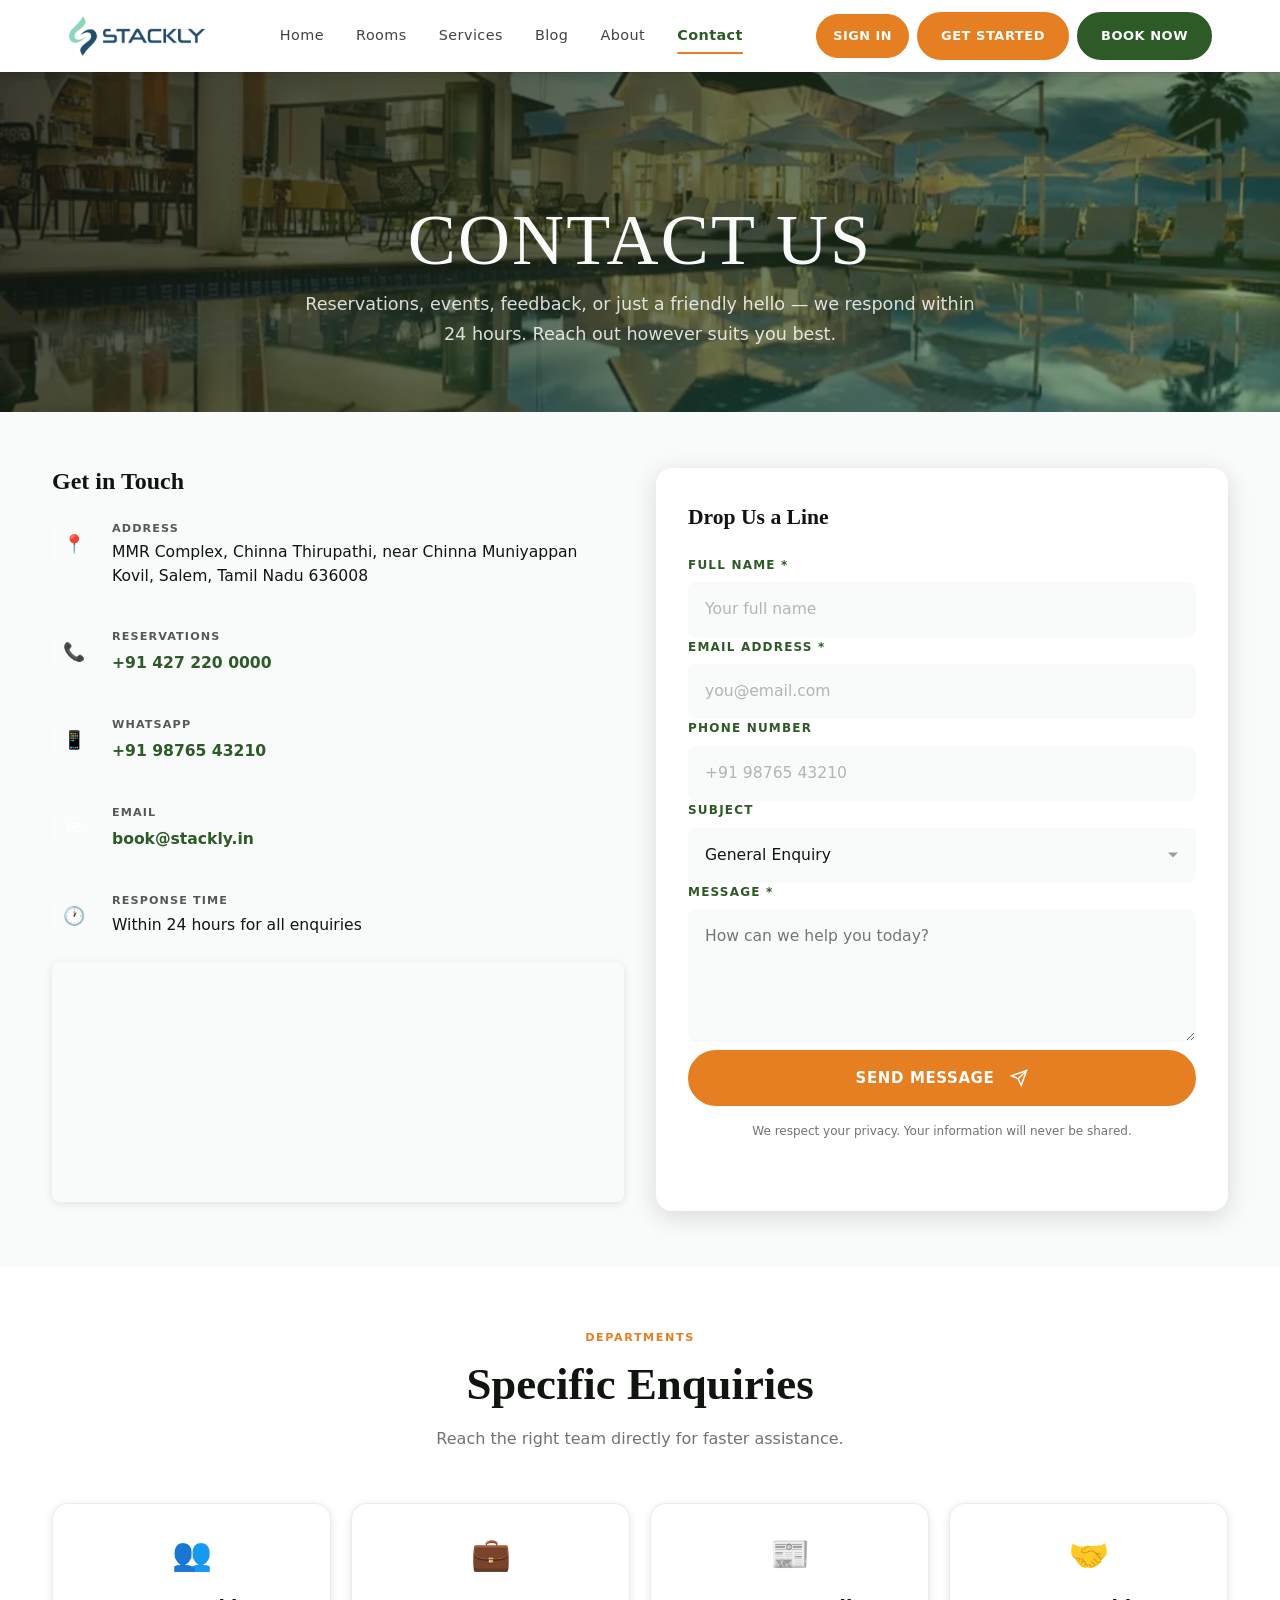
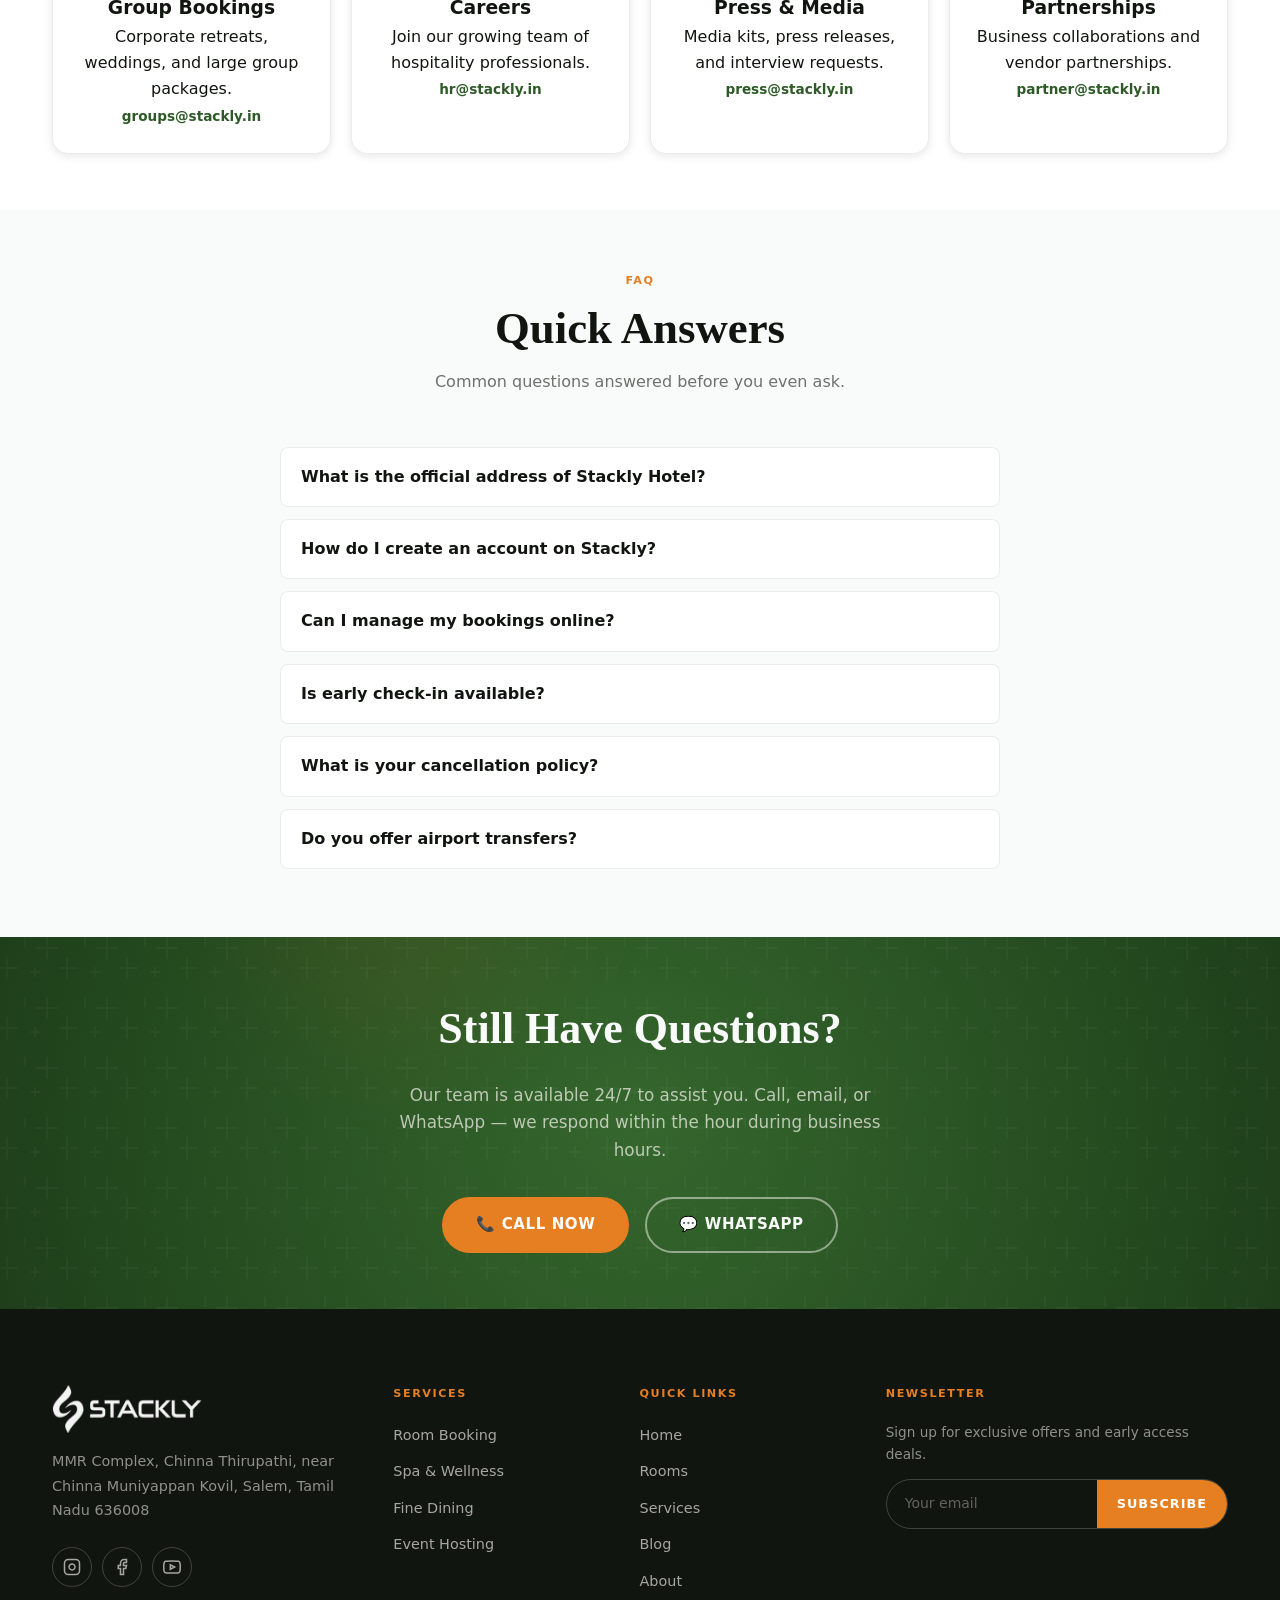
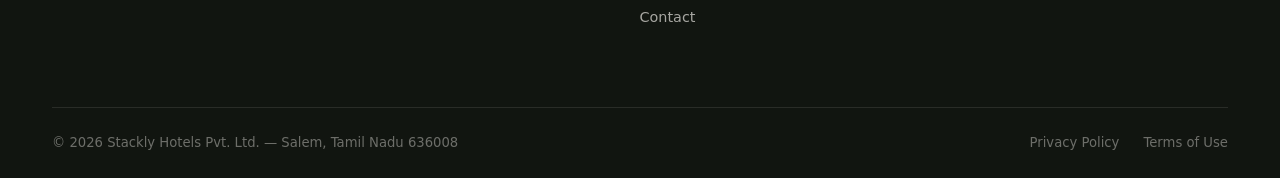
<file: contact.html>
<!DOCTYPE html>
<html lang="en">
<head>
  <meta charset="UTF-8" />
  <meta name="viewport" content="width=device-width, initial-scale=1.0" />
  <meta name="theme-color" content="#2D5A27" />
  <title>Contact Us — Stackly Hotel Salem</title>
  <link rel="stylesheet" href="style.css" /> 
  <link rel="icon" type="image/webp" href="assets/top-logo.webp?v=1" />
</head>
<body>

<header class="navbar navbar--static scrolled" id="navbar">
  <div class="navbar__inner">
    <a href="index.html" class="navbar__logo"><img src="assets/logo.webp" alt="Stackly" width="150" height="48" /></a>
    <nav class="navbar__nav">
      <a href="index.html" class="navbar__link">Home</a>
      <a href="rooms.html" class="navbar__link">Rooms</a>
      <a href="services.html" class="navbar__link">Services</a>
      <a href="blog.html" class="navbar__link">Blog</a>
      <a href="about.html" class="navbar__link">About</a>
      <a href="contact.html" class="navbar__link active">Contact</a>
    </nav>
    <div class="navbar__cta navbar__auth" id="navAuthGuest">
      <a href="login.html" class="btn btn--ghost-nav btn--sm">Sign In</a>
      <a href="signup.html" class="btn btn--accent btn--sm">Get Started</a>
    </div>
    <div class="navbar__auth navbar__user" id="navAuthUser">
      <span class="navbar__user-pill" id="navRolePill">guest</span>
      <a href="dashboard-guest.html" class="btn btn--accent btn--sm" id="navDashboardLink">Dashboard</a>
      <button type="button" class="btn btn--ghost-nav btn--sm" id="navLogoutBtn">Logout</button>
    </div>
    <button class="navbar__burger" id="burgerBtn" aria-label="Menu"><span></span><span></span><span></span></button>
  </div>
</header>
<div class="nav-overlay" id="navOverlay" role="dialog" aria-modal="true" aria-label="Navigation menu">
  <div class="nav-overlay__header">
    <button type="button" class="nav-overlay__close" id="overlayCloseBtn" aria-label="Close menu">
      <span></span>
      <span></span>
      <span></span>
    </button>
    <a href="index.html" class="nav-overlay__brand" aria-label="Stackly — Home">
      <img src="assets/logo.webp" alt="Stackly" width="130" height="42" />
    </a>
  </div>
  <nav>
    <ul class="nav-overlay__list">
      <li class="nav-overlay__item">
        <a href="index.html"    class="nav-overlay__link">Home         <span>01</span></a>
      </li>
      <li class="nav-overlay__item">
        <a href="rooms.html"    class="nav-overlay__link">Rooms        <span>02</span></a>
      </li>
      <li class="nav-overlay__item">
        <a href="services.html" class="nav-overlay__link">Services     <span>03</span></a>
      </li>
      <li class="nav-overlay__item">
        <a href="blog.html"  class="nav-overlay__link">Blog      <span>04</span></a>
      </li>
      <li class="nav-overlay__item">
        <a href="about.html"    class="nav-overlay__link">About        <span>05</span></a>
      </li>
      <li class="nav-overlay__item">
        <a href="contact.html"  class="nav-overlay__link">Contact      <span>06</span></a>
      </li>
    </ul>
  </nav>
  <div class="nav-overlay__footer">
    <div class="nav-overlay__auth">
      <a href="login.html"  class="btn btn--ghost-lt btn--sm">Sign In</a>
      <a href="signup.html" class="btn btn--accent  btn--sm">Get Started</a>
    </div>
    <a href="booking.html" class="btn btn--primary nav-overlay__book-btn">Book Now</a>
  </div>
</div>

<main>
  <!-- ══════════════════════════════════════
       PAGE HERO
  ════════════════════════════════════════ -->
  <header class="page-hero fade-up" style="background: linear-gradient(135deg, #1E3F1A 0%, #2D5A27 50%, #0D1B0A 100%); position: relative; overflow: hidden;">
    <div class="ambient-blobs" aria-hidden="true" style="opacity: 0.25;">
      <span style="width: 300px; height: 300px; background: var(--clr-amber); top: 10%; right: 15%;"></span>
      <span style="width: 250px; height: 250px; background: var(--clr-sage); bottom: 10%; left: 10%;"></span>
    </div>
    <div class="container" style="position: relative; z-index: 2;">
      <h1 style="font-family: var(--font-display); font-size: clamp(2.5rem, 6vw, 4.5rem); letter-spacing: 0.03em; text-transform: uppercase; line-height: 0.95; margin-bottom: 1rem;">Contact Us</h1>
      <p style="opacity: 0.85; max-width: 60ch; margin: 0 auto; font-size: 1.1rem; line-height: 1.7;">Reservations, events, feedback, or just a friendly hello — we respond within 24 hours. Reach out however suits you best.</p>
    </div>
  </header>

  <!-- ══════════════════════════════════════
       CONTACT GRID
  ════════════════════════════════════════ -->
  <section class="section section--cream page-content">
    <div class="container contact-page-grid">
      
      <!-- Contact Info + Map -->
      <div class="fade-up">
        <h2 class="t-heading" style="font-size: 1.5rem; margin-bottom: 1.5rem;">Get in Touch</h2>
        
        <div class="contact-detail">
          <div class="contact-detail__item" style="margin-bottom: 1.25rem;">
            <div class="contact-detail__icon">📍</div>
            <div>
              <div class="contact-detail__label">Address</div>
              <div class="contact-detail__value">MMR Complex, Chinna Thirupathi, near Chinna Muniyappan Kovil, Salem, Tamil Nadu 636008</div>
            </div>
          </div>
          <div class="contact-detail__item" style="margin-bottom: 1.25rem;">
            <div class="contact-detail__icon">📞</div>
            <div>
              <div class="contact-detail__label">Reservations</div>
              <a href="tel:+914272200000" class="contact-detail__value" style="color: var(--clr-forest); font-weight: 600;">+91 427 220 0000</a>
            </div>
          </div>
          <div class="contact-detail__item" style="margin-bottom: 1.25rem;">
            <div class="contact-detail__icon">📱</div>
            <div>
              <div class="contact-detail__label">WhatsApp</div>
              <a href="https://wa.me/919876543210" class="contact-detail__value" style="color: var(--clr-forest); font-weight: 600;">+91 98765 43210</a>
            </div>
          </div>
          <div class="contact-detail__item" style="margin-bottom: 1.25rem;">
            <div class="contact-detail__icon">✉️</div>
            <div>
              <div class="contact-detail__label">Email</div>
              <a href="mailto:book@stackly.in" class="contact-detail__value" style="color: var(--clr-forest); font-weight: 600;">book@stackly.in</a>
            </div>
          </div>
          <div class="contact-detail__item">
            <div class="contact-detail__icon">🕐</div>
            <div>
              <div class="contact-detail__label">Response Time</div>
              <div class="contact-detail__value">Within 24 hours for all enquiries</div>
            </div>
          </div>
        </div>

        <iframe title="Stackly Hotel location on Google Maps" src="https://www.google.com/maps/embed?pb=!1m18!1m12!1m3!1d3906.5!2d78.15!3d11.65!2m3!1f0!2f0!3f0!3m2!1i1024!2i768!4f13.1!3m3!1m2!1s0x3babf0!2sChinna%20Thirupathi!5e0!3m2!1sen!2sin!4v1" width="100%" height="240" style="border: 0; border-radius: var(--r-md); margin-top: 1.5rem; max-width: 100%; box-shadow: var(--shadow-sm);" loading="lazy"></iframe>
      </div>

      <!-- Contact Form -->
      <div class="booking-form fade-up delay-1 scale-in" style="padding: 2rem; background: var(--clr-white); border-radius: var(--r-lg); box-shadow: var(--shadow-md);">
        <h3 style="margin-bottom: 1.25rem; font-family: var(--font-serif); font-size: 1.35rem;">Drop Us a Line</h3>
        
        <div class="form-group">
          <label class="form-label" for="contactName">Full Name *</label>
          <input class="form-input" id="contactName" type="text" placeholder="Your full name" required />
        </div>
        
        <div class="form-group">
          <label class="form-label" for="contactEmail">Email Address *</label>
          <input class="form-input" id="contactEmail" type="email" placeholder="you@email.com" required />
        </div>
        
        <div class="form-group">
          <label class="form-label" for="contactPhone">Phone Number</label>
          <input class="form-input" id="contactPhone" type="tel" placeholder="+91 98765 43210" />
        </div>
        
        <div class="form-group">
          <label class="form-label" for="contactSubject">Subject</label>
          <select class="form-select" id="contactSubject">
            <option>General Enquiry</option>
            <option>Room Reservation</option>
            <option>Event / Wedding</option>
            <option>Corporate Booking</option>
            <option>Feedback / Complaint</option>
            <option>Careers</option>
          </select>
        </div>
        
        <div class="form-group">
          <label class="form-label" for="contactMsg">Message *</label>
          <textarea class="form-textarea" id="contactMsg" rows="4" placeholder="How can we help you today?" required></textarea>
        </div>
        
        <button type="button" class="btn btn--accent w-full" id="contactSubmit" style="min-height: 56px; margin-top: 0.5rem;">
          <span>Send Message</span>
          <svg width="18" height="18" viewBox="0 0 24 24" fill="none" stroke="currentColor" stroke-width="2" style="margin-left: 0.5rem;"><line x1="22" y1="2" x2="11" y2="13"></line><polygon points="22 2 15 22 11 13 2 9 22 2"></polygon></svg>
        </button>
        
        <p style="font-size: 0.75rem; color: var(--clr-ink-60); margin-top: 1rem; text-align: center;">We respect your privacy. Your information will never be shared.</p>
      </div>
    </div>
  </section>

  <!-- ══════════════════════════════════════
       QUICK CONTACT CARDS
  ════════════════════════════════════════ -->
  <section class="section section--white">
    <div class="container">
      <div class="sec-header sec-header--center fade-up">
        <span class="sec-header__eyebrow">Departments</span>
        <h2 class="sec-header__title">Specific Enquiries</h2>
        <p class="sec-header__body">Reach the right team directly for faster assistance.</p>
      </div>
      <div class="feature-grid stagger-children">
        <article class="feature-card" style="text-align: center;">
          <div class="feature-card__icon">👥</div>
          <h3>Group Bookings</h3>
          <p>Corporate retreats, weddings, and large group packages.</p>
          <a href="mailto:groups@stackly.in" style="color: var(--clr-forest); font-weight: 600; font-size: 0.85rem;">groups@stackly.in</a>
        </article>
        <article class="feature-card" style="text-align: center;">
          <div class="feature-card__icon">💼</div>
          <h3>Careers</h3>
          <p>Join our growing team of hospitality professionals.</p>
          <a href="mailto:hr@stackly.in" style="color: var(--clr-forest); font-weight: 600; font-size: 0.85rem;">hr@stackly.in</a>
        </article>
        <article class="feature-card" style="text-align: center;">
          <div class="feature-card__icon">📰</div>
          <h3>Press & Media</h3>
          <p>Media kits, press releases, and interview requests.</p>
          <a href="mailto:press@stackly.in" style="color: var(--clr-forest); font-weight: 600; font-size: 0.85rem;">press@stackly.in</a>
        </article>
        <article class="feature-card" style="text-align: center;">
          <div class="feature-card__icon">🤝</div>
          <h3>Partnerships</h3>
          <p>Business collaborations and vendor partnerships.</p>
          <a href="mailto:partner@stackly.in" style="color: var(--clr-forest); font-weight: 600; font-size: 0.85rem;">partner@stackly.in</a>
        </article>
      </div>
    </div>
  </section>

  <!-- ══════════════════════════════════════
       FAQ SECTION
  ════════════════════════════════════════ -->
  <section class="section section--cream">
    <div class="container">
      <div class="sec-header sec-header--center fade-up">
        <span class="sec-header__eyebrow">FAQ</span>
        <h2 class="sec-header__title">Quick Answers</h2>
        <p class="sec-header__body">Common questions answered before you even ask.</p>
      </div>
      <div class="faq-list fade-up delay-1">
        <details class="faq-item">
          <summary>What is the official address of Stackly Hotel?</summary>
          <div class="faq-item__body">MMR Complex, Chinna Thirupathi, near Chinna Muniyappan Kovil, Salem, Tamil Nadu 636008. We're located 15 minutes from Salem Junction and 45 minutes from Salem Airport.</div>
        </details>
        <details class="faq-item">
          <summary>How do I create an account on Stackly?</summary>
          <div class="faq-item__body">Click <strong>Get Started</strong> on any page, choose your role (Guest, Staff, or Admin), and complete the signup form. Verify your email, and you're ready to book or manage operations.</div>
        </details>
        <details class="faq-item">
          <summary>Can I manage my bookings online?</summary>
          <div class="faq-item__body">Absolutely! After signing in, visit your Dashboard to view upcoming stays, modify dates, request upgrades, download invoices, and access exclusive member offers.</div>
        </details>
        <details class="faq-item">
          <summary>Is early check-in available?</summary>
          <div class="faq-item__body">Subject to room availability. Standard check-in is 2 PM. Early check-in (from 10 AM) can be requested during booking or by calling reception 24 hours prior. Additional charges may apply.</div>
        </details>
        <details class="faq-item">
          <summary>What is your cancellation policy?</summary>
          <div class="faq-item__body">Free cancellation up to 48 hours before check-in. Cancellations within 48 hours incur a charge equivalent to one night's stay. No-shows are charged the full booking amount.</div>
        </details>
        <details class="faq-item">
          <summary>Do you offer airport transfers?</summary>
          <div class="faq-item__body">Yes! Complimentary pickup and drop from Salem Airport for Suite bookings. Standard room guests can book transfers at ₹800 per trip. Advance booking recommended.</div>
        </details>
      </div>
    </div>
  </section>

  <!-- ══════════════════════════════════════
       CTA BANNER
  ════════════════════════════════════════ -->
  <section class="section section--dark" style="position: relative; overflow: hidden;">
    <div class="ambient-blobs" aria-hidden="true" style="opacity: 0.2;">
      <span style="width: 300px; height: 300px; background: var(--clr-amber); top: -50%; left: 20%;"></span>
    </div>
    <div class="container" style="position: relative; z-index: 2; text-align: center;">
      <div class="fade-up">
        <h2 style="font-family: var(--font-serif); font-size: clamp(1.75rem, 4vw, 2.75rem); color: var(--clr-cream); margin-bottom: 1rem;">Still Have Questions?</h2>
        <p style="color: rgba(248,245,240,0.7); max-width: 50ch; margin: 0 auto 2rem; font-size: 1.05rem;">Our team is available 24/7 to assist you. Call, email, or WhatsApp — we respond within the hour during business hours.</p>
        <div style="display: flex; gap: 1rem; justify-content: center; flex-wrap: wrap;">
          <a href="404.html" class="btn btn--accent">📞 Call Now</a>
          <a href="404.html" class="btn btn--ghost-lt">💬 WhatsApp</a>
        </div>
      </div>
    </div>
  </section>

</main>

<footer class="footer">
  <div class="container">
    <div class="footer__top">
      <div class="footer__brand">
        <a href="index.html"><img class="footer__logo" src="assets/logo.webp" alt="Stackly" width="150" height="48" loading="lazy" /></a>
        <p>MMR Complex, Chinna Thirupathi, near Chinna Muniyappan Kovil, Salem, Tamil Nadu 636008</p>
        <div class="footer__social">
          <a href="#" class="footer__social-link" aria-label="Instagram"><svg width="18" height="18" viewBox="0 0 24 24" fill="none" stroke="currentColor" stroke-width="2"><rect x="2" y="2" width="20" height="20" rx="5"/><path d="M16 11.37A4 4 0 1 1 12.63 8 4 4 0 0 1 16 11.37z"/><line x1="17.5" y1="6.5" x2="17.51" y2="6.5"/></svg></a>
          <a href="#" class="footer__social-link" aria-label="Facebook"><svg width="18" height="18" viewBox="0 0 24 24" fill="none" stroke="currentColor" stroke-width="2"><path d="M18 2h-3a5 5 0 0 0-5 5v3H7v4h3v8h4v-8h3l1-4h-4V7a1 1 0 0 1 1-1h3z"/></svg></a>
          <a href="#" class="footer__social-link" aria-label="YouTube"><svg width="18" height="18" viewBox="0 0 24 24" fill="none" stroke="currentColor" stroke-width="2"><path d="M22.54 6.42a2.78 2.78 0 0 0-1.95-1.97C18.88 4 12 4 12 4s-6.88 0-8.59.45A2.78 2.78 0 0 0 1.46 6.42 29 29 0 0 0 1 12a29 29 0 0 0 .46 5.58 2.78 2.78 0 0 0 1.95 1.97C5.12 20 12 20 12 20s6.88 0 8.59-.45a2.78 2.78 0 0 0 1.96-1.97A29 29 0 0 0 23 12a29 29 0 0 0-.46-5.58z"/><polygon points="9.75 15.02 15.5 12 9.75 8.98 9.75 15.02"/></svg></a>
        </div>
      </div>
      <div>
        <div class="footer__col-title">Services</div>
        <ul class="footer__links">
          <li><a href="rooms.html" class="footer__link">Room Booking</a></li>
          <li><a href="services.html" class="footer__link">Spa & Wellness</a></li>
          <li><a href="services.html" class="footer__link">Fine Dining</a></li>
          <li><a href="services.html" class="footer__link">Event Hosting</a></li>
        </ul>
      </div>
      <div>
        <div class="footer__col-title">Quick Links</div>
        <ul class="footer__links">
          <li><a href="index.html" class="footer__link">Home</a></li>
          <li><a href="rooms.html" class="footer__link">Rooms</a></li>
          <li><a href="services.html" class="footer__link">Services</a></li>
          <li><a href="blog.html" class="footer__link">Blog</a></li>
          <li><a href="about.html" class="footer__link">About</a></li>
          <li><a href="contact.html" class="footer__link">Contact</a></li>
        </ul>
      </div>
      <div>
        <div class="footer__col-title">Newsletter</div>
        <div class="footer__newsletter">
          <p>Sign up for exclusive offers and early access deals.</p>
          <div class="newsletter-form">
            <input type="email" placeholder="Your email" />
            <button type="button">Subscribe</button>
          </div>
        </div>
      </div>
    </div>
    <div class="footer__bottom">
      <p>© 2026 Stackly Hotels Pvt. Ltd. — Salem, Tamil Nadu 636008</p>
      <div class="footer__bottom-links">
        <a href="privacy.html" class="footer__bottom-link">Privacy Policy</a>
        <a href="terms.html" class="footer__bottom-link">Terms of Use</a>
      </div>
    </div>
  </div>
</footer>

<div class="toast-container" id="toastContainer"></div>
<script src="scripts/auth.js" defer></script>
<script src="scripts/app.js" defer></script>
</body>
</html>
</file>
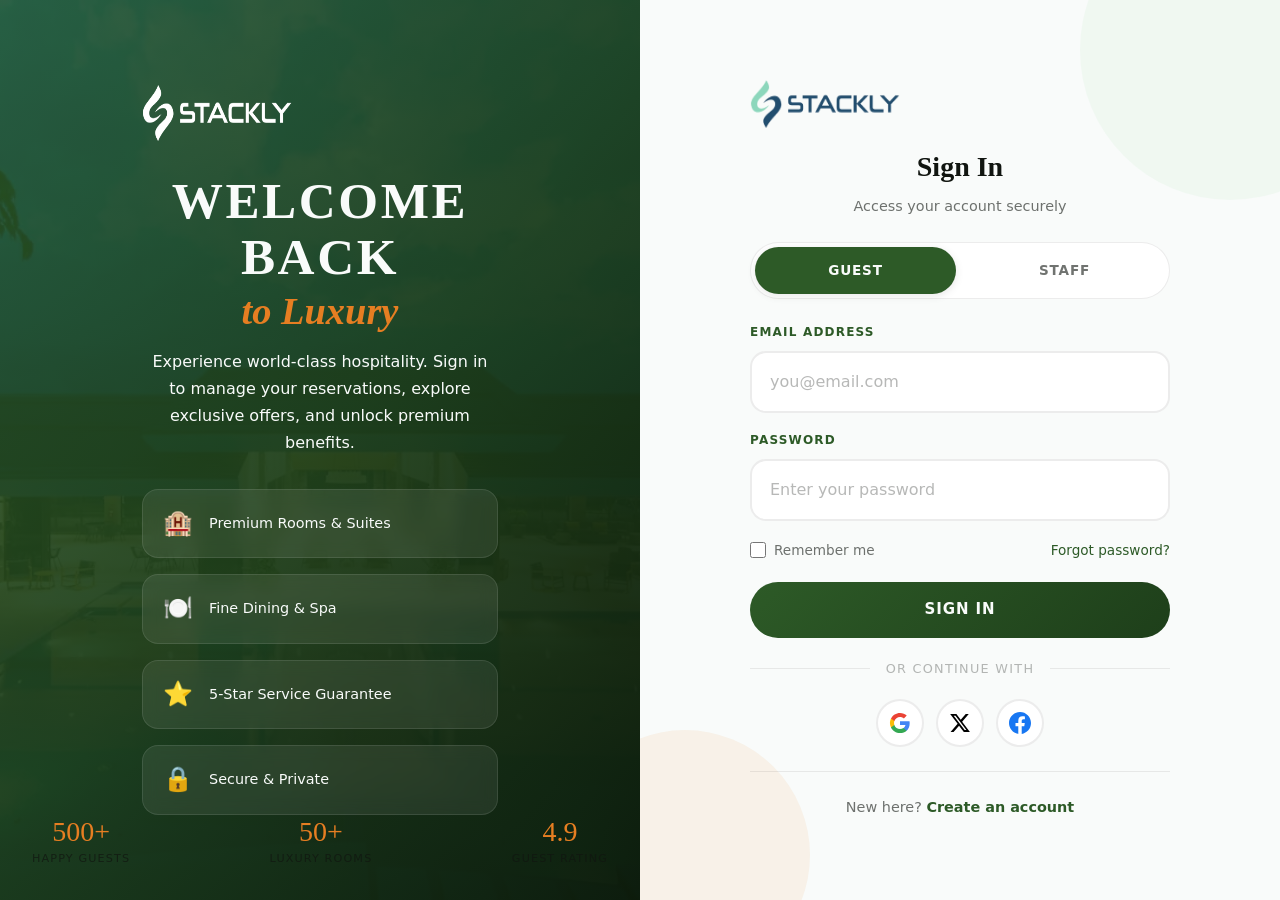
<file: dashboard-guest.html>
<!DOCTYPE html>
<html lang="en">
<head>
  <meta charset="UTF-8" />
  <meta name="viewport" content="width=device-width, initial-scale=1.0" />
  <meta name="theme-color" content="#2D5A27" />
  <title>Guest Dashboard — Stackly</title>
  <link rel="stylesheet" href="style.css" />
  <link rel="icon" type="image/webp" href="assets/top-logo.webp?v=1" />
  <style>
    * { margin: 0; padding: 0; box-sizing: border-box; }
    
    :root {
      --sidebar-w: 280px;
      --sidebar-collapsed: 72px;
    }
    
    html {
      overflow-x: hidden;
    }

    body {
      overflow-x: hidden;
    }

    body.dash-menu-open {
      overflow: hidden;
      position: fixed;
      width: 100%;
    }

    .dashboard-wrapper {
      display: flex;
      min-height: 100vh;
      background: #f5f7f5;
      overflow-x: hidden;
      width: 100%;
    }
    
    /* ========== SIDEBAR ========== */
    .dash-sidebar {
      width: var(--sidebar-w);
      background: linear-gradient(180deg, #1a3a17 0%, #0d1f0b 100%);
      color: #fff;
      position: fixed;
      top: 0;
      left: 0;
      height: 100vh;
      overflow-y: auto;
      overflow-x: hidden;
      z-index: 1000;
      display: flex;
      flex-direction: column;
      transition: width 0.3s ease;
      box-shadow: 4px 0 24px rgba(0,0,0,0.15);
    }
    .dash-sidebar::-webkit-scrollbar {
      display: none !important; /* Hide scrollbar for Webkit browsers */
      width: 0 !important;
      height: 0 !important;
      background: transparent !important;
    }
    .dash-sidebar { 
      scrollbar-width: none !important; /* Hide scrollbar for Firefox */ 
      -ms-overflow-style: none !important; /* Hide scrollbar for IE/Edge */
    }
    .dash-sidebar__user {
      padding: 1.25rem 1.5rem;
      display: flex;
      align-items: center;
      gap: 1rem;
      border-bottom: 1px solid rgba(255,255,255,0.08);
    }
    .dash-sidebar__avatar {
      width: 48px;
      height: 48px;
      border-radius: 50%;
      background: linear-gradient(135deg, #e67e22, #f39c12);
      display: flex;
      align-items: center;
      justify-content: center;
      font-size: 1.25rem;
      font-weight: 700;
      color: #fff;
      flex-shrink: 0;
      box-shadow: 0 4px 12px rgba(230,126,34,0.3);
    }
    .dash-sidebar__info {
      flex: 1;
      min-width: 0;
    }
    .dash-sidebar__name {
      font-weight: 600;
      font-size: 0.95rem;
      white-space: nowrap;
      overflow: hidden;
      text-overflow: ellipsis;
      color: #fff;
    }
    .dash-sidebar__email {
      font-size: 0.75rem;
      color: rgba(255,255,255,0.5);
      white-space: nowrap;
      overflow: hidden;
      text-overflow: ellipsis;
      margin-top: 0.1rem;
    }
    .dash-sidebar__role {
      font-size: 0.7rem;
      text-transform: uppercase;
      letter-spacing: 0.12em;
      color: rgba(255,255,255,0.5);
      margin-top: 0.2rem;
    }
    
    .dash-sidebar__nav {
      flex: 1;
      padding: 1rem 0;
    }
    .dash-sidebar__nav-title {
      font-size: 0.65rem;
      font-weight: 700;
      text-transform: uppercase;
      letter-spacing: 0.15em;
      color: rgba(255,255,255,0.35);
      padding: 0.75rem 1.5rem 0.5rem;
    }
    .dash-sidebar__link {
      display: flex;
      align-items: center;
      gap: 0.875rem;
      padding: 0.875rem 1.5rem;
      margin: 0.25rem 0.75rem;
      border-radius: 12px;
      font-size: 0.9rem;
      font-weight: 500;
      transition: all 0.25s ease;
      color: rgba(255,255,255,0.7);
      text-decoration: none;
      position: relative;
      overflow: hidden;
      cursor: pointer;
    }
    .dash-sidebar__link::before {
      content: '';
      position: absolute;
      left: 0;
      top: 0;
      bottom: 0;
      width: 3px;
      background: #e67e22;
      border-radius: 0 4px 4px 0;
      transform: scaleY(0);
      transition: transform 0.25s ease;
    }
    .dash-sidebar__link:hover {
      background: rgba(255,255,255,0.08);
      color: #fff;
      transform: translateX(4px);
    }
    .dash-sidebar__link:hover::before {
      transform: scaleY(1);
    }
    .dash-sidebar__link.active {
      background: rgba(230,126,34,0.15);
      color: #fff;
      font-weight: 600;
    }
    .dash-sidebar__link.active::before {
      transform: scaleY(1);
    }
    .dash-sidebar__link-icon {
      font-size: 1.25rem;
      width: 28px;
      text-align: center;
      transition: transform 0.25s ease;
    }
    .dash-sidebar__link:hover .dash-sidebar__link-icon {
      transform: scale(1.15);
    }
    
    .dash-sidebar__footer {
      padding: 1rem 1.5rem;
      border-top: 1px solid rgba(255,255,255,0.08);
    }
    .dash-sidebar__logout {
      display: flex;
      align-items: center;
      gap: 0.875rem;
      padding: 0.875rem 1rem;
      border-radius: 12px;
      font-size: 0.9rem;
      color: rgba(255,255,255,0.6);
      transition: all 0.25s ease;
      cursor: pointer;
      width: 100%;
      background: none;
      border: none;
      font-family: inherit;
    }
    .dash-sidebar__logout:hover {
      background: rgba(231,76,60,0.15);
      color: #ff6b6b;
    }
    .dash-sidebar__logout-icon {
      font-size: 1.25rem;
      width: 28px;
      text-align: center;
    }
    
    /* Mobile top bar: menu/X + logo */
    .dash-mobile-bar {
      display: none;
    }

    .sidebar-toggle {
      display: none;
      flex-direction: column;
      justify-content: center;
      align-items: center;
      gap: 6px;
      width: 44px;
      height: 44px;
      min-width: 44px;
      padding: 0;
      border-radius: 10px;
      background: #1a3a17;
      color: #fff;
      border: none;
      cursor: pointer;
      flex-shrink: 0;
      transition: background 0.25s ease, box-shadow 0.25s ease;
    }

    .sidebar-toggle span {
      display: block;
      width: 20px;
      height: 2px;
      background: #fff;
      border-radius: 999px;
      transition: transform 0.28s ease, opacity 0.2s ease;
    }

    .sidebar-toggle:hover {
      background: #2d5a27;
    }

    .sidebar-toggle.open {
      background: #e67e22;
      box-shadow: 0 4px 14px rgba(230, 126, 34, 0.35);
    }

    .sidebar-toggle.open span:nth-child(1) {
      transform: translateY(8px) rotate(45deg);
    }

    .sidebar-toggle.open span:nth-child(2) {
      opacity: 0;
      transform: scaleX(0);
    }

    .sidebar-toggle.open span:nth-child(3) {
      transform: translateY(-8px) rotate(-45deg);
    }

    .dash-mobile-bar__logo {
      display: flex;
      align-items: center;
      flex: 1;
      min-width: 0;
    }

    .dash-mobile-bar__logo img {
      height: 36px;
      width: auto;
      max-width: 130px;
      object-fit: contain;
    }
    
    /* ========== MAIN CONTENT ========== */
    .dash-main {
      margin-left: var(--sidebar-w);
      flex: 1;
      min-height: 100vh;
      padding: 2rem;
      transition: margin-left 0.3s ease;
      overflow-x: hidden;
      max-width: 100%;
    }
    
    /* Top Bar */
    .dash-topbar {
      display: flex;
      align-items: center;
      justify-content: space-between;
      margin-bottom: 2rem;
      padding: 1.25rem 1.5rem;
      background: #fff;
      border-radius: 16px;
      box-shadow: 0 2px 12px rgba(0,0,0,0.06);
    }
    .dash-topbar__title h1 {
      font-family: var(--font-serif);
      font-size: 1.5rem;
      font-weight: 600;
      color: #1a3a17;
      margin-bottom: 0.25rem;
    }
    .dash-topbar__title p {
      font-size: 0.85rem;
      color: #6b7280;
    }
    .dash-topbar__actions {
      display: flex;
      align-items: center;
      gap: 1rem;
    }
    .dash-topbar__notification {
      width: 44px;
      height: 44px;
      border-radius: 12px;
      background: #f9fafb;
      border: 1px solid #e5e7eb;
      display: flex;
      align-items: center;
      justify-content: center;
      font-size: 1.125rem;
      cursor: pointer;
      position: relative;
      transition: all 0.25s ease;
    }
    .dash-topbar__notification:hover {
      background: #2D5A27;
      border-color: #2D5A27;
      color: #fff;
      transform: scale(1.05);
    }
    .dash-topbar__badge {
      position: absolute;
      top: -4px;
      right: -4px;
      width: 20px;
      height: 20px;
      border-radius: 50%;
      background: #e74c3c;
      color: white;
      font-size: 0.65rem;
      font-weight: 700;
      display: flex;
      align-items: center;
      justify-content: center;
      animation: pulse 2s infinite;
    }
    @keyframes pulse {
      0%, 100% { transform: scale(1); }
      50% { transform: scale(1.1); }
    }
    
    /* ========== STATS ========== */
    .dash-stats {
      display: grid;
      grid-template-columns: repeat(4, 1fr);
      gap: 1.25rem;
      margin-bottom: 2rem;
    }
    .dash-stat-card {
      background: #fff;
      border-radius: 16px;
      padding: 1.5rem;
      box-shadow: 0 2px 12px rgba(0,0,0,0.06);
      transition: all 0.3s ease;
      position: relative;
      overflow: hidden;
      cursor: pointer;
    }
    .dash-stat-card:hover {
      transform: translateY(-6px);
      box-shadow: 0 12px 32px rgba(0,0,0,0.1);
    }
    .dash-stat-card::after {
      content: '';
      position: absolute;
      top: 0;
      right: 0;
      width: 80px;
      height: 80px;
      background: rgba(45,90,39,0.05);
      border-radius: 0 0 0 80px;
      transition: all 0.3s ease;
    }
    .dash-stat-card:hover::after {
      width: 100px;
      height: 100px;
      background: rgba(45,90,39,0.08);
    }
    .dash-stat-card__icon {
      width: 48px;
      height: 48px;
      border-radius: 12px;
      display: flex;
      align-items: center;
      justify-content: center;
      font-size: 1.5rem;
      margin-bottom: 1rem;
      transition: all 0.3s ease;
    }
    .dash-stat-card__icon--green {
      background: rgba(45,90,39,0.1);
    }
    .dash-stat-card__icon--orange {
      background: rgba(230,126,34,0.1);
    }
    .dash-stat-card__icon--blue {
      background: rgba(52,152,219,0.1);
    }
    .dash-stat-card__icon--red {
      background: rgba(231,76,60,0.1);
    }
    .dash-stat-card:hover .dash-stat-card__icon {
      transform: scale(1.1) rotate(5deg);
    }
    .dash-stat-card__label {
      font-size: 0.75rem;
      font-weight: 600;
      text-transform: uppercase;
      letter-spacing: 0.08em;
      color: #6b7280;
      margin-bottom: 0.5rem;
    }
    .dash-stat-card__value {
      font-family: var(--font-display);
      font-size: 1.75rem;
      color: #1a3a17;
      line-height: 1;
      margin-bottom: 0.5rem;
    }
    .dash-stat-card__change {
      font-size: 0.8rem;
      font-weight: 500;
      display: flex;
      align-items: center;
      gap: 0.25rem;
    }
    .dash-stat-card__change--up { color: #27ae60; }
    .dash-stat-card__change--down { color: #e74c3c; }
    
    /* ========== PROMO BANNER ========== */
    .dash-promo {
      background: linear-gradient(135deg, #2D5A27 0%, #1a3a17 100%);
      border-radius: 16px;
      padding: 1.5rem 2rem;
      display: flex;
      align-items: center;
      justify-content: space-between;
      margin-bottom: 2rem;
      position: relative;
      overflow: hidden;
      box-shadow: 0 8px 24px rgba(45,90,39,0.2);
      cursor: pointer;
    }
    .dash-promo::before {
      content: '';
      position: absolute;
      top: -50%;
      right: -10%;
      width: 300px;
      height: 300px;
      background: rgba(255,255,255,0.03);
      border-radius: 50%;
    }
    .dash-promo__text h3 {
      font-family: var(--font-serif);
      font-size: 1.25rem;
      color: #fff;
      margin-bottom: 0.5rem;
    }
    .dash-promo__text p {
      font-size: 0.9rem;
      color: rgba(255,255,255,0.75);
    }
    .dash-promo__btn {
      padding: 0.75rem 1.5rem;
      background: #e67e22;
      color: #fff;
      border-radius: 12px;
      font-size: 0.875rem;
      font-weight: 600;
      border: none;
      cursor: pointer;
      transition: all 0.25s ease;
      position: relative;
      z-index: 1;
      flex-shrink: 0;
    }
    .dash-promo__btn:hover {
      background: #f39c12;
      transform: translateY(-2px);
      box-shadow: 0 8px 20px rgba(230,126,34,0.3);
    }
    
    /* ========== QUICK ACTIONS ========== */
    .dash-quick-actions {
      display: grid;
      grid-template-columns: repeat(4, 1fr);
      gap: 1rem;
      margin-bottom: 2rem;
    }
    .dash-quick-action {
      display: flex;
      flex-direction: column;
      align-items: center;
      gap: 0.75rem;
      padding: 1.5rem 1rem;
      background: #fff;
      border-radius: 16px;
      box-shadow: 0 2px 12px rgba(0,0,0,0.06);
      cursor: pointer;
      transition: all 0.3s ease;
      text-align: center;
      text-decoration: none;
      color: inherit;
      border: 2px solid transparent;
    }
    .dash-quick-action:hover {
      transform: translateY(-4px);
      box-shadow: 0 12px 32px rgba(0,0,0,0.1);
      border-color: #2D5A27;
    }
    .dash-quick-action__icon {
      width: 56px;
      height: 56px;
      border-radius: 14px;
      background: rgba(45,90,39,0.08);
      display: flex;
      align-items: center;
      justify-content: center;
      font-size: 1.5rem;
      transition: all 0.3s ease;
    }
    .dash-quick-action:hover .dash-quick-action__icon {
      background: #2D5A27;
      color: #fff;
      transform: scale(1.1) rotate(-5deg);
    }
    .dash-quick-action__label {
      font-size: 0.875rem;
      font-weight: 600;
      color: #1a3a17;
    }
    
    /* ========== CARDS ========== */
    .dash-card {
      background: #fff;
      border-radius: 16px;
      padding: 1.5rem;
      box-shadow: 0 2px 12px rgba(0,0,0,0.06);
      margin-bottom: 1.5rem;
      transition: all 0.3s ease;
    }
    .dash-card:hover {
      box-shadow: 0 8px 24px rgba(0,0,0,0.08);
    }
    .dash-card__header {
      display: flex;
      align-items: center;
      justify-content: space-between;
      margin-bottom: 1.25rem;
    }
    .dash-card__title {
      font-family: var(--font-serif);
      font-size: 1.15rem;
      font-weight: 600;
      color: #1a3a17;
    }
    .dash-card__action {
      font-size: 0.8rem;
      color: #2D5A27;
      font-weight: 600;
      cursor: pointer;
      transition: all 0.25s ease;
      display: flex;
      align-items: center;
      gap: 0.25rem;
    }
    .dash-card__action:hover {
      color: #e67e22;
      transform: translateX(4px);
    }
    
    /* ========== TABLES ========== */
    .dash-table-v2 {
      width: 100%;
      border-collapse: separate;
      border-spacing: 0;
      font-size: 0.875rem;
    }
    .dash-table-v2 th {
      text-align: left;
      padding: 0.875rem 1rem;
      font-size: 0.7rem;
      font-weight: 700;
      text-transform: uppercase;
      letter-spacing: 0.08em;
      color: #6b7280;
      border-bottom: 2px solid #f3f4f6;
      background: #f9fafb;
    }
    .dash-table-v2 th:first-child { border-radius: 8px 0 0 8px; }
    .dash-table-v2 th:last-child { border-radius: 0 8px 8px 0; }
    .dash-table-v2 td {
      padding: 1rem;
      border-bottom: 1px solid #f3f4f6;
      color: #374151;
      transition: all 0.2s ease;
    }
    .dash-table-v2 tr:hover td {
      background: #f9fafb;
      transform: scale(1.01);
    }
    .dash-table-v2__status {
      display: inline-flex;
      align-items: center;
      gap: 0.375rem;
      padding: 0.35rem 0.875rem;
      border-radius: 999px;
      font-size: 0.75rem;
      font-weight: 600;
    }
    .dash-table-v2__status--confirmed {
      background: #d4edda;
      color: #155724;
    }
    .dash-table-v2__status--pending {
      background: #fff3cd;
      color: #856404;
    }
    .dash-table-v2__status--cancelled {
      background: #f8d7da;
      color: #721c24;
    }
    .dash-table-v2__btn {
      padding: 0.5rem 1rem;
      border-radius: 8px;
      font-size: 0.75rem;
      font-weight: 600;
      background: #2D5A27;
      color: #fff;
      border: none;
      cursor: pointer;
      transition: all 0.25s ease;
    }
    .dash-table-v2__btn:hover {
      background: #1a3a17;
      transform: translateY(-2px);
      box-shadow: 0 4px 12px rgba(45,90,39,0.2);
    }
    
    /* ========== ROOM CARDS ========== */
    .dash-room-grid {
      display: grid;
      grid-template-columns: repeat(3, 1fr);
      gap: 1.25rem;
    }
    .dash-room-card {
      background: #fff;
      border-radius: 16px;
      overflow: hidden;
      box-shadow: 0 2px 12px rgba(0,0,0,0.06);
      transition: all 0.3s ease;
      cursor: pointer;
      border: 2px solid transparent;
    }
    .dash-room-card:hover {
      transform: translateY(-8px);
      box-shadow: 0 20px 40px rgba(0,0,0,0.12);
      border-color: #2D5A27;
    }
    .dash-room-card__img-wrap {
      position: relative;
      overflow: hidden;
      height: 180px;
    }
    .dash-room-card__img {
      width: 100%;
      height: 100%;
      object-fit: cover;
      transition: transform 0.5s ease;
    }
    .dash-room-card:hover .dash-room-card__img {
      transform: scale(1.1);
    }
    .dash-room-card__badge {
      position: absolute;
      top: 1rem;
      left: 1rem;
      padding: 0.35rem 0.75rem;
      background: #e67e22;
      color: #fff;
      border-radius: 8px;
      font-size: 0.7rem;
      font-weight: 600;
      text-transform: uppercase;
      letter-spacing: 0.05em;
    }
    .dash-room-card__wishlist {
      position: absolute;
      top: 1rem;
      right: 1rem;
      width: 36px;
      height: 36px;
      border-radius: 50%;
      background: rgba(255,255,255,0.9);
      display: flex;
      align-items: center;
      justify-content: center;
      font-size: 1rem;
      cursor: pointer;
      transition: all 0.25s ease;
      border: none;
    }
    .dash-room-card__wishlist:hover {
      background: #e74c3c;
      color: #fff;
      transform: scale(1.1);
    }
    .dash-room-card__body {
      padding: 1.25rem;
    }
    .dash-room-card__name {
      font-family: var(--font-serif);
      font-size: 1.1rem;
      font-weight: 600;
      color: #1a3a17;
      margin-bottom: 0.5rem;
    }
    .dash-room-card__meta {
      font-size: 0.8rem;
      color: #6b7280;
      margin-bottom: 1rem;
      display: flex;
      gap: 1rem;
    }
    .dash-room-card__meta span {
      display: flex;
      align-items: center;
      gap: 0.25rem;
    }
    .dash-room-card__footer {
      display: flex;
      align-items: center;
      justify-content: space-between;
    }
    .dash-room-card__price {
      font-family: var(--font-display);
      font-size: 1.25rem;
      color: #2D5A27;
      font-weight: 600;
    }
    .dash-room-card__price span {
      font-size: 0.75rem;
      color: #6b7280;
      font-weight: 400;
    }
    .dash-room-card__btn {
      padding: 0.5rem 1rem;
      background: #2D5A27;
      color: #fff;
      border-radius: 8px;
      font-size: 0.8rem;
      font-weight: 600;
      border: none;
      cursor: pointer;
      transition: all 0.25s ease;
    }
    .dash-room-card__btn:hover {
      background: #e67e22;
      transform: scale(1.05);
    }
    
    /* ========== REWARD CARD ========== */
    .dash-reward-card {
      background: linear-gradient(135deg, #1a3a17 0%, #0d1f0b 100%);
      border-radius: 16px;
      padding: 1.5rem;
      color: #fff;
      position: relative;
      overflow: hidden;
      box-shadow: 0 8px 24px rgba(0,0,0,0.15);
    }
    .dash-reward-card::before {
      content: '';
      position: absolute;
      top: -50px;
      right: -50px;
      width: 150px;
      height: 150px;
      background: rgba(255,255,255,0.03);
      border-radius: 50%;
    }
    .dash-reward-card::after {
      content: '';
      position: absolute;
      bottom: -30px;
      left: -30px;
      width: 100px;
      height: 100px;
      background: rgba(230,126,34,0.1);
      border-radius: 50%;
    }
    .dash-reward-card__label {
      font-size: 0.75rem;
      text-transform: uppercase;
      letter-spacing: 0.1em;
      color: rgba(255,255,255,0.6);
      margin-bottom: 0.5rem;
    }
    .dash-reward-card__value {
      font-family: var(--font-display);
      font-size: 2rem;
      margin-bottom: 0.75rem;
      position: relative;
      z-index: 1;
    }
    .dash-reward-card__tier {
      display: inline-flex;
      align-items: center;
      gap: 0.5rem;
      padding: 0.5rem 1rem;
      background: linear-gradient(135deg, #e67e22, #f39c12);
      border-radius: 999px;
      font-size: 0.8rem;
      font-weight: 600;
      color: #fff;
      position: relative;
      z-index: 1;
    }
    .dash-reward-card__progress {
      margin-top: 1.25rem;
      position: relative;
      z-index: 1;
    }
    .dash-reward-card__progress-bar {
      height: 8px;
      background: rgba(255,255,255,0.1);
      border-radius: 999px;
      overflow: hidden;
    }
    .dash-reward-card__progress-fill {
      height: 100%;
      width: 82%;
      background: linear-gradient(90deg, #e67e22, #f39c12);
      border-radius: 999px;
      transition: width 1s ease;
    }
    .dash-reward-card__progress-text {
      margin-top: 0.5rem;
      font-size: 0.75rem;
      color: rgba(255,255,255,0.6);
    }
    
    /* ========== ACTIVITY ========== */
    .dash-activity {
      display: flex;
      flex-direction: column;
      gap: 0.5rem;
    }
    .dash-activity__item {
      display: flex;
      align-items: flex-start;
      gap: 1rem;
      padding: 1rem;
      background: #f9fafb;
      border-radius: 12px;
      transition: all 0.25s ease;
      cursor: pointer;
    }
    .dash-activity__item:hover {
      background: #e8f5e9;
      transform: translateX(4px);
    }
    .dash-activity__icon {
      width: 40px;
      height: 40px;
      border-radius: 10px;
      background: #fff;
      display: flex;
      align-items: center;
      justify-content: center;
      font-size: 1.125rem;
      flex-shrink: 0;
      box-shadow: 0 2px 8px rgba(0,0,0,0.06);
    }
    .dash-activity__content {
      flex: 1;
    }
    .dash-activity__text {
      font-size: 0.875rem;
      color: #374151;
      line-height: 1.5;
    }
    .dash-activity__text strong {
      color: #1a3a17;
    }
    .dash-activity__time {
      font-size: 0.75rem;
      color: #9ca3af;
      margin-top: 0.25rem;
    }
    
    /* ========== GRID LAYOUTS ========== */
    .dash-grid-2 {
      display: grid;
      grid-template-columns: 1fr 1fr;
      gap: 1.5rem;
    }
    .dash-grid-3 {
      display: grid;
      grid-template-columns: repeat(3, 1fr);
      gap: 1.5rem;
    }
    
    /* ========== MOBILE RESPONSIVE ========== */
    @media (max-width: 1200px) {
      .dash-stats {
        grid-template-columns: repeat(2, 1fr);
      }
      .dash-room-grid {
        grid-template-columns: repeat(2, 1fr);
      }
    }
    
    @media (max-width: 1024px) {
      .dash-mobile-bar {
        display: flex;
        align-items: center;
        gap: 0.65rem;
        position: fixed;
        top: 0;
        left: 0;
        right: 0;
        height: 56px;
        padding: 0 1rem 0 0.65rem;
        background: #fff;
        z-index: 1003;
        box-shadow: 0 2px 14px rgba(0, 0, 0, 0.08);
      }

      .dash-sidebar {
        transform: translateX(-100%);
        transition: transform 0.3s ease;
        z-index: 1002;
        top: 0;
        padding-top: 56px;
        box-sizing: border-box;
      }

      .dash-sidebar.open {
        transform: translateX(0);
      }

      .dash-main {
        margin-left: 0;
        padding-top: calc(56px + 1.75rem);
      }

      .dash-topbar {
        margin-top: 0.25rem;
      }

      .sidebar-toggle {
        display: flex;
      }

      .dash-overlay {
        display: none;
        position: fixed;
        inset: 0;
        background: rgba(0, 0, 0, 0.5);
        z-index: 1001;
      }

      .dash-overlay.open {
        display: block;
      }
    }
    
    @media (max-width: 768px) {
      .dash-main {
        padding: calc(56px + 1rem) 1rem 1rem;
      }
      .dash-topbar {
        flex-direction: column;
        gap: 1rem;
        align-items: flex-start;
      }
      .dash-stats {
        grid-template-columns: 1fr;
      }
      .dash-quick-actions {
        grid-template-columns: repeat(2, 1fr);
      }
      .dash-room-grid {
        grid-template-columns: 1fr;
      }
      .dash-grid-2 {
        grid-template-columns: 1fr;
      }
      .dash-grid-3 {
        grid-template-columns: 1fr;
      }
      .dash-promo {
        flex-direction: column;
        gap: 1rem;
        text-align: center;
      }
    }
    
    @media (max-width: 480px) {
      .dash-quick-actions {
        grid-template-columns: 1fr;
      }
      .dash-table-v2 {
        font-size: 0.8rem;
      }
      .dash-table-v2 th,
      .dash-table-v2 td {
        padding: 0.625rem;
      }
    }
  </style>
</head>
<body>

  <!-- Mobile header: menu / X + logo -->
  <header class="dash-mobile-bar" id="dashMobileBar">
    <button type="button" class="sidebar-toggle" id="sidebarToggle" aria-label="Open menu" aria-expanded="false" aria-controls="dashSidebar">
      <span></span>
      <span></span>
      <span></span>
    </button>
    <a href="index.html" class="dash-mobile-bar__logo">
      <img src="assets/logo.webp" alt="Stackly" width="130" height="40" />
    </a>
  </header>

  <!-- Overlay for mobile -->
  <div class="dash-overlay" id="dashOverlay" aria-hidden="true"></div>

  <div class="dashboard-wrapper">
    <!-- ========== SIDEBAR ========== -->
    <aside class="dash-sidebar" id="dashSidebar">
      <div class="dash-sidebar__user">
        <div class="dash-sidebar__avatar" id="dashAvatar">G</div>
        <div class="dash-sidebar__info">
          <div class="dash-sidebar__name" id="dashUserName">Guest User</div>
          <div class="dash-sidebar__email" id="dashUserEmail">guest@email.com</div>
          <div class="dash-sidebar__role">Gold Member</div>
        </div>
      </div>
      
      <nav class="dash-sidebar__nav">
        <div class="dash-sidebar__nav-title">Main Menu</div>
        <a class="dash-sidebar__link active" data-section="dashboard">
          <span class="dash-sidebar__link-icon">📊</span>
          <span>Dashboard</span>
        </a>
        <a class="dash-sidebar__link" data-section="bookings">
          <span class="dash-sidebar__link-icon">📅</span>
          <span>My Bookings</span>
        </a>
        <a class="dash-sidebar__link" data-section="rooms">
          <span class="dash-sidebar__link-icon">🏨</span>
          <span>Browse Rooms</span>
        </a>
        <a class="dash-sidebar__link" data-section="services">
          <span class="dash-sidebar__link-icon">🍽️</span>
          <span>Dining & Spa</span>
        </a>
        
        <div class="dash-sidebar__nav-title">Account</div>
        <a class="dash-sidebar__link" data-section="profile">
          <span class="dash-sidebar__link-icon">👤</span>
          <span>My Profile</span>
        </a>
        <a class="dash-sidebar__link" data-section="wishlist">
          <span class="dash-sidebar__link-icon">❤️</span>
          <span>Wishlist</span>
        </a>
        <a class="dash-sidebar__link" data-section="rewards">
          <span class="dash-sidebar__link-icon">🎁</span>
          <span>Rewards</span>
        </a>
        <a class="dash-sidebar__link" data-section="support">
          <span class="dash-sidebar__link-icon">💬</span>
          <span>Support</span>
        </a>
      </nav>
      
      <div class="dash-sidebar__footer">
        <button class="dash-sidebar__logout" id="dashLogout">
          <span class="dash-sidebar__logout-icon">🚪</span>
          <span>Logout</span>
        </button>
      </div>
    </aside>

    <!-- ========== MAIN CONTENT ========== -->
    <main class="dash-main">
      <!-- Top Bar -->
      <div class="dash-topbar">
        <div class="dash-topbar__title">
          <h1>Welcome Back, <span id="dashTitleName">Guest</span>!</h1>
          <p>Here's what's happening with your stays.</p>
        </div>
        <div class="dash-topbar__actions">
          <a href="404.html" class="dash-topbar__notification" id="dashNotification">
            🔔
            <span class="dash-topbar__badge">3</span>
          </a>
        </div>
      </div>

      <!-- DASHBOARD SECTION -->
      <div class="dash-section" id="section-dashboard">
        <!-- Promo Banner -->
        <div class="dash-promo" onclick="switchSection('bookings')">
          <div class="dash-promo__text">
            <h3>🎉 Summer Special Offer!</h3>
            <p>Get 25% off on all suite bookings this month. Use code <strong>SUMMER25</strong></p>
          </div>
          <button class="dash-promo__btn" onclick="event.stopPropagation(); switchSection('bookings')">Book Now</button>
        </div>

        <!-- Stats -->
        <div class="dash-stats">
          <div class="dash-stat-card" onclick="switchSection('bookings')">
            <div class="dash-stat-card__icon dash-stat-card__icon--green">📅</div>
            <div class="dash-stat-card__label">Active Bookings</div>
            <div class="dash-stat-card__value">3</div>
            <div class="dash-stat-card__change dash-stat-card__change--up">↑ 1 from last month</div>
          </div>
          <div class="dash-stat-card" onclick="switchSection('rewards')">
            <div class="dash-stat-card__icon dash-stat-card__icon--orange">⭐</div>
            <div class="dash-stat-card__label">Reward Points</div>
            <div class="dash-stat-card__value">2,450</div>
            <div class="dash-stat-card__change dash-stat-card__change--up">↑ 350 this month</div>
          </div>
          <div class="dash-stat-card" onclick="switchSection('bookings')">
            <div class="dash-stat-card__icon dash-stat-card__icon--blue">🏨</div>
            <div class="dash-stat-card__label">Total Stays</div>
            <div class="dash-stat-card__value">12</div>
            <div class="dash-stat-card__change">Lifetime bookings</div>
          </div>
          <div class="dash-stat-card" onclick="switchSection('wishlist')">
            <div class="dash-stat-card__icon dash-stat-card__icon--red">❤️</div>
            <div class="dash-stat-card__label">Wishlist</div>
            <div class="dash-stat-card__value">8</div>
            <div class="dash-stat-card__change">Rooms saved</div>
          </div>
        </div>

        <!-- Quick Actions -->
        <div class="dash-quick-actions">
          <div class="dash-quick-action" onclick="switchSection('bookings')">
            <div class="dash-quick-action__icon">📅</div>
            <div class="dash-quick-action__label">Book Room</div>
          </div>
          <div class="dash-quick-action" onclick="switchSection('rooms')">
            <div class="dash-quick-action__icon">🏨</div>
            <div class="dash-quick-action__label">Browse Rooms</div>
          </div>
          <div class="dash-quick-action" onclick="switchSection('services')">
            <div class="dash-quick-action__icon">🍽️</div>
            <div class="dash-quick-action__label">Dining</div>
          </div>
          <div class="dash-quick-action" onclick="switchSection('support')">
            <div class="dash-quick-action__icon">💬</div>
            <div class="dash-quick-action__label">Support</div>
          </div>
        </div>

        <div class="dash-grid-2">
          <!-- My Bookings -->
          <div class="dash-card">
            <div class="dash-card__header">
              <h3 class="dash-card__title">My Upcoming Stays</h3>
              <span class="dash-card__action" onclick="switchSection('bookings')">View All →</span>
            </div>
            <table class="dash-table-v2">
              <thead>
                <tr>
                  <th>Room</th>
                  <th>Check-in</th>
                  <th>Status</th>
                  <th>Action</th>
                </tr>
              </thead>
              <tbody>
                <tr>
                  <td>
                    <strong>Luxury Suite</strong>
                    <div style="font-size:0.75rem;color:#6b7280;">Room 305 • 2 nights</div>
                  </td>
                  <td>28 May 2026</td>
                  <td><span class="dash-table-v2__status dash-table-v2__status--confirmed">● Confirmed</span></td>
                  <td><button class="dash-table-v2__btn" onclick="switchSection('bookings')">Modify</button></td>
                </tr>
                <tr>
                  <td>
                    <strong>Family Room</strong>
                    <div style="font-size:0.75rem;color:#6b7280;">Room 112 • 3 nights</div>
                  </td>
                  <td>12 Jun 2026</td>
                  <td><span class="dash-table-v2__status dash-table-v2__status--pending">● Pending</span></td>
                  <td><button class="dash-table-v2__btn" onclick="switchSection('support')">Cancel</button></td>
                </tr>
                <tr>
                  <td>
                    <strong>Ocean View</strong>
                    <div style="font-size:0.75rem;color:#6b7280;">Room 201 • 1 night</div>
                  </td>
                  <td>20 Jul 2026</td>
                  <td><span class="dash-table-v2__status dash-table-v2__status--confirmed">● Confirmed</span></td>
                  <td><button class="dash-table-v2__btn" onclick="switchSection('bookings')">Modify</button></td>
                </tr>
              </tbody>
            </table>
          </div>

          <!-- Rewards Card -->
          <div class="dash-reward-card">
            <div class="dash-reward-card__label">Loyalty Program</div>
            <div class="dash-reward-card__value">Gold Member</div>
            <div class="dash-reward-card__tier">⭐ 2,450 Points</div>
            <p style="margin-top: 1rem; font-size: 0.875rem; color: rgba(255,255,255,0.7); line-height: 1.6;">
              You're <strong>550 points</strong> away from Platinum status! Book your next stay to unlock free breakfast, room upgrades, and late checkout.
            </p>
            <div class="dash-reward-card__progress">
              <div class="dash-reward-card__progress-bar">
                <div class="dash-reward-card__progress-fill"></div>
              </div>
              <div class="dash-reward-card__progress-text">82% to Platinum • 550 points more needed</div>
            </div>
          </div>
        </div>

        <!-- Recommended Rooms -->
        <div class="dash-card">
          <div class="dash-card__header">
            <h3 class="dash-card__title">Recommended For You</h3>
            <span class="dash-card__action" onclick="switchSection('rooms')">Explore All →</span>
          </div>
          <div class="dash-room-grid">
            <div class="dash-room-card" onclick="switchSection('rooms')">
              <div class="dash-room-card__img-wrap">
                <img src="assets/site-photo-02.webp" alt="Deluxe Room" class="dash-room-card__img" />
                <span class="dash-room-card__badge">Popular</span>
                <button class="dash-room-card__wishlist" onclick="event.stopPropagation(); toggleWishlist(this)">♡</button>
              </div>
              <div class="dash-room-card__body">
                <div class="dash-room-card__name">Deluxe King Room</div>
                <div class="dash-room-card__meta">
                  <span>🛏️ 1 King</span>
                  <span>🏊 Pool View</span>
                  <span>📐 45 m²</span>
                </div>
                <div class="dash-room-card__footer">
                  <div class="dash-room-card__price">₹4,500 <span>/ night</span></div>
                  <button class="dash-room-card__btn" onclick="event.stopPropagation(); switchSection('bookings')">Book Now</button>
                </div>
              </div>
            </div>
            <div class="dash-room-card" onclick="switchSection('rooms')">
              <div class="dash-room-card__img-wrap">
                <img src="assets/site-photo-03.webp" alt="Suite" class="dash-room-card__img" />
                <span class="dash-room-card__badge" style="background:#27ae60;">Best Value</span>
                <button class="dash-room-card__wishlist" onclick="event.stopPropagation(); toggleWishlist(this)">♡</button>
              </div>
              <div class="dash-room-card__body">
                <div class="dash-room-card__name">Executive Suite</div>
                <div class="dash-room-card__meta">
                  <span>🛏️ 1 King + Sofa</span>
                  <span>🌊 Ocean View</span>
                  <span>📐 65 m²</span>
                </div>
                <div class="dash-room-card__footer">
                  <div class="dash-room-card__price">₹7,200 <span>/ night</span></div>
                  <button class="dash-room-card__btn" onclick="event.stopPropagation(); switchSection('bookings')">Book Now</button>
                </div>
              </div>
            </div>
            <div class="dash-room-card" onclick="switchSection('rooms')">
              <div class="dash-room-card__img-wrap">
                <img src="assets/site-photo-04.webp" alt="Family Room" class="dash-room-card__img" />
                <span class="dash-room-card__badge" style="background:#9b59b6;">Family</span>
                <button class="dash-room-card__wishlist" onclick="event.stopPropagation(); toggleWishlist(this)">♡</button>
              </div>
              <div class="dash-room-card__body">
                <div class="dash-room-card__name">Family Suite</div>
                <div class="dash-room-card__meta">
                  <span>🛏️ 2 Queen</span>
                  <span>🎮 Kids Zone</span>
                  <span>📐 80 m²</span>
                </div>
                <div class="dash-room-card__footer">
                  <div class="dash-room-card__price">₹6,800 <span>/ night</span></div>
                  <button class="dash-room-card__btn" onclick="event.stopPropagation(); switchSection('bookings')">Book Now</button>
                </div>
              </div>
            </div>
          </div>
        </div>

        <!-- Recent Activity -->
        <div class="dash-card">
          <div class="dash-card__header">
            <h3 class="dash-card__title">Recent Activity</h3>
            <span class="dash-card__action" onclick="showToast('All activity loaded', 'info')">View All →</span>
          </div>
          <div class="dash-activity">
            <div class="dash-activity__item" onclick="showToast('Booking details opened', 'info')">
              <div class="dash-activity__icon" style="background:#d4edda;">✅</div>
              <div class="dash-activity__content">
                <div class="dash-activity__text">Your booking for <strong>Luxury Suite</strong> has been confirmed</div>
                <div class="dash-activity__time">2 hours ago</div>
              </div>
            </div>
            <div class="dash-activity__item" onclick="showToast('Reward points details', 'info')">
              <div class="dash-activity__icon" style="background:#fff3cd;">⭐</div>
              <div class="dash-activity__content">
                <div class="dash-activity__text">You earned <strong>350 reward points</strong> from your last stay</div>
                <div class="dash-activity__time">Yesterday</div>
              </div>
            </div>
            <div class="dash-activity__item" onclick="showToast('Spa offer details', 'info')">
              <div class="dash-activity__icon" style="background:#e8daef;">🎁</div>
              <div class="dash-activity__content">
                <div class="dash-activity__text">Special offer: <strong>20% off spa treatments</strong> this weekend</div>
                <div class="dash-activity__time">2 days ago</div>
              </div>
            </div>
            <div class="dash-activity__item" onclick="showToast('Support chat opened', 'info')">
              <div class="dash-activity__icon" style="background:#d6eaf8;">💬</div>
              <div class="dash-activity__content">
                <div class="dash-activity__text">Support team replied to your <strong>room service request</strong></div>
                <div class="dash-activity__time">3 days ago</div>
              </div>
            </div>
          </div>
        </div>
      </div>

      <!-- BOOKINGS SECTION -->
      <div class="dash-section" id="section-bookings" style="display:none;">
        <div class="dash-card">
          <div class="dash-card__header">
            <h3 class="dash-card__title">My Bookings</h3>
          </div>
          <table class="dash-table-v2">
            <thead>
              <tr>
                <th>Booking ID</th>
                <th>Room</th>
                <th>Check-in</th>
                <th>Check-out</th>
                <th>Status</th>
                <th>Action</th>
              </tr>
            </thead>
            <tbody>
              <tr>
                <td>#BK001</td>
                <td><strong>Luxury Suite</strong><div style="font-size:0.75rem;color:#6b7280;">Room 305</div></td>
                <td>28 May 2026</td>
                <td>30 May 2026</td>
                <td><span class="dash-table-v2__status dash-table-v2__status--confirmed">● Confirmed</span></td>
                <td><button class="dash-table-v2__btn" onclick="showToast('View booking details', 'info')">View</button></td>
              </tr>
              <tr>
                <td>#BK002</td>
                <td><strong>Family Room</strong><div style="font-size:0.75rem;color:#6b7280;">Room 112</div></td>
                <td>12 Jun 2026</td>
                <td>15 Jun 2026</td>
                <td><span class="dash-table-v2__status dash-table-v2__status--pending">● Pending</span></td>
                <td><button class="dash-table-v2__btn" onclick="showToast('View booking details', 'info')">View</button></td>
              </tr>
              <tr>
                <td>#BK003</td>
                <td><strong>Ocean View</strong><div style="font-size:0.75rem;color:#6b7280;">Room 201</div></td>
                <td>20 Jul 2026</td>
                <td>21 Jul 2026</td>
                <td><span class="dash-table-v2__status dash-table-v2__status--confirmed">● Confirmed</span></td>
                <td><button class="dash-table-v2__btn" onclick="showToast('View booking details', 'info')">View</button></td>
              </tr>
              <tr>
                <td>#BK004</td>
                <td><strong>Deluxe King</strong><div style="font-size:0.75rem;color:#6b7280;">Room 402</div></td>
                <td>15 Aug 2026</td>
                <td>18 Aug 2026</td>
                <td><span class="dash-table-v2__status dash-table-v2__status--cancelled">● Cancelled</span></td>
                <td><button class="dash-table-v2__btn" onclick="showToast('View booking details', 'info')">View</button></td>
              </tr>
            </tbody>
          </table>
        </div>
      </div>

      <!-- ROOMS SECTION -->
      <div class="dash-section" id="section-rooms" style="display:none;">
        <div class="dash-card">
          <div class="dash-card__header">
            <h3 class="dash-card__title">Browse Rooms</h3>
          </div>
          <div class="dash-room-grid">
            <div class="dash-room-card" onclick="switchSection('bookings')">
              <div class="dash-room-card__img-wrap">
                <img src="assets/site-photo-02.webp" alt="Deluxe" class="dash-room-card__img" />
                <span class="dash-room-card__badge">Popular</span>
              </div>
              <div class="dash-room-card__body">
                <div class="dash-room-card__name">Deluxe King Room</div>
                <div class="dash-room-card__meta"><span>🛏️ 1 King</span><span>🏊 Pool View</span><span>📐 45 m²</span></div>
                <div class="dash-room-card__footer">
                  <div class="dash-room-card__price">₹4,500 <span>/ night</span></div>
                  <button class="dash-room-card__btn" onclick="event.stopPropagation(); switchSection('bookings')">Book Now</button>
                </div>
              </div>
            </div>
            <div class="dash-room-card" onclick="switchSection('bookings')">
              <div class="dash-room-card__img-wrap">
                <img src="assets/site-photo-03.webp" alt="Suite" class="dash-room-card__img" />
                <span class="dash-room-card__badge" style="background:#27ae60;">Best Value</span>
              </div>
              <div class="dash-room-card__body">
                <div class="dash-room-card__name">Executive Suite</div>
                <div class="dash-room-card__meta"><span>🛏️ 1 King + Sofa</span><span>🌊 Ocean View</span><span>📐 65 m²</span></div>
                <div class="dash-room-card__footer">
                  <div class="dash-room-card__price">₹7,200 <span>/ night</span></div>
                  <button class="dash-room-card__btn" onclick="event.stopPropagation(); switchSection('bookings')">Book Now</button>
                </div>
              </div>
            </div>
            <div class="dash-room-card" onclick="switchSection('bookings')">
              <div class="dash-room-card__img-wrap">
                <img src="assets/site-photo-04.webp" alt="Family" class="dash-room-card__img" />
                <span class="dash-room-card__badge" style="background:#9b59b6;">Family</span>
              </div>
              <div class="dash-room-card__body">
                <div class="dash-room-card__name">Family Suite</div>
                <div class="dash-room-card__meta"><span>🛏️ 2 Queen</span><span>🎮 Kids Zone</span><span>📐 80 m²</span></div>
                <div class="dash-room-card__footer">
                  <div class="dash-room-card__price">₹6,800 <span>/ night</span></div>
                  <button class="dash-room-card__btn" onclick="event.stopPropagation(); switchSection('bookings')">Book Now</button>
                </div>
              </div>
            </div>
            <div class="dash-room-card" onclick="switchSection('bookings')">
              <div class="dash-room-card__img-wrap">
                <img src="assets/site-photo-05.webp" alt="Presidential" class="dash-room-card__img" />
                <span class="dash-room-card__badge" style="background:#e74c3c;">Luxury</span>
              </div>
              <div class="dash-room-card__body">
                <div class="dash-room-card__name">Presidential Suite</div>
                <div class="dash-room-card__meta"><span>🛏️ 2 King</span><span>🌊 Ocean View</span><span>📐 120 m²</span></div>
                <div class="dash-room-card__footer">
                  <div class="dash-room-card__price">₹15,000 <span>/ night</span></div>
                  <button class="dash-room-card__btn" onclick="event.stopPropagation(); switchSection('bookings')">Book Now</button>
                </div>
              </div>
            </div>
            <div class="dash-room-card" onclick="switchSection('bookings')">
              <div class="dash-room-card__img-wrap">
                <img src="assets/site-photo-06.webp" alt="Standard" class="dash-room-card__img" />
                <span class="dash-room-card__badge" style="background:#3498db;">Standard</span>
              </div>
              <div class="dash-room-card__body">
                <div class="dash-room-card__name">Standard Room</div>
                <div class="dash-room-card__meta"><span>🛏️ 1 Queen</span><span>🌳 Garden View</span><span>📐 30 m²</span></div>
                <div class="dash-room-card__footer">
                  <div class="dash-room-card__price">₹2,800 <span>/ night</span></div>
                  <button class="dash-room-card__btn" onclick="event.stopPropagation(); switchSection('bookings')">Book Now</button>
                </div>
              </div>
            </div>
            <div class="dash-room-card" onclick="switchSection('bookings')">
              <div class="dash-room-card__img-wrap">
                <img src="assets/site-photo-07.webp" alt="Honeymoon" class="dash-room-card__img" />
                <span class="dash-room-card__badge" style="background:#e91e63;">Romantic</span>
              </div>
              <div class="dash-room-card__body">
                <div class="dash-room-card__name">Honeymoon Suite</div>
                <div class="dash-room-card__meta"><span>🛏️ 1 King</span><span>🌊 Sea View</span><span>📐 55 m²</span></div>
                <div class="dash-room-card__footer">
                  <div class="dash-room-card__price">₹9,500 <span>/ night</span></div>
                  <button class="dash-room-card__btn" onclick="event.stopPropagation(); switchSection('bookings')">Book Now</button>
                </div>
              </div>
            </div>
          </div>
        </div>
      </div>

      <!-- SERVICES SECTION -->
      <div class="dash-section" id="section-services" style="display:none;">
        <div class="dash-grid-2">
          <div class="dash-card">
            <div class="dash-card__header">
              <h3 class="dash-card__title">Dining & Restaurants</h3>
            </div>
            <div class="dash-activity">
              <div class="dash-activity__item" onclick="showToast('The Garden Bistro Menu: Chef\'s Special Salmon & Organic Wine.', 'info')">
                <div class="dash-activity__icon" style="background:#d4edda;">🍽️</div>
                <div class="dash-activity__content">
                  <div class="dash-activity__text"><strong>The Garden Bistro</strong> — Fine dining with organic ingredients</div>
                  <div class="dash-activity__time">Open 7 AM - 11 PM</div>
                </div>
              </div>
              <div class="dash-activity__item" onclick="showToast('Poolside Cafe Menu: Fresh juices, mocktails & club sandwiches.', 'info')">
                <div class="dash-activity__icon" style="background:#fff3cd;">☕</div>
                <div class="dash-activity__content">
                  <div class="dash-activity__text"><strong>Poolside Cafe</strong> — Light snacks & beverages</div>
                  <div class="dash-activity__time">Open 10 AM - 8 PM</div>
                </div>
              </div>
              <div class="dash-activity__item" onclick="showToast('Rooftop Lounge Menu: Craft cocktails and sunset tapas.', 'info')">
                <div class="dash-activity__icon" style="background:#e8daef;">🍸</div>
                <div class="dash-activity__content">
                  <div class="dash-activity__text"><strong>Rooftop Lounge</strong> — Cocktails & sunset views</div>
                  <div class="dash-activity__time">Open 5 PM - 1 AM</div>
                </div>
              </div>
            </div>
          </div>
          <div class="dash-card">
            <div class="dash-card__header">
              <h3 class="dash-card__title">Spa & Wellness</h3>
            </div>
            <div class="dash-activity">
              <div class="dash-activity__item" onclick="showToast('Swedish Massage booking request submitted! Staff will confirm shortly.', 'success')">
                <div class="dash-activity__icon" style="background:#d6eaf8;">💆</div>
                <div class="dash-activity__content">
                  <div class="dash-activity__text"><strong>Swedish Massage</strong> — 60 min full body relaxation</div>
                  <div class="dash-activity__time">₹3,500 per session</div>
                </div>
              </div>
              <div class="dash-activity__item" onclick="showToast('Aromatherapy booking request submitted! Staff will confirm shortly.', 'success')">
                <div class="dash-activity__icon" style="background:#d4edda;">🌿</div>
                <div class="dash-activity__content">
                  <div class="dash-activity__text"><strong>Aromatherapy</strong> — Essential oils treatment</div>
                  <div class="dash-activity__time">₹2,800 per session</div>
                </div>
              </div>
              <div class="dash-activity__item" onclick="showToast('Yoga Session booked! Morning class starts at 6:30 AM.', 'success')">
                <div class="dash-activity__icon" style="background:#fff3cd;">🧘</div>
                <div class="dash-activity__content">
                  <div class="dash-activity__text"><strong>Yoga Session</strong> — Morning wellness class</div>
                  <div class="dash-activity__time">₹500 per session</div>
                </div>
              </div>
            </div>
          </div>
        </div>
      </div>

      <!-- PROFILE SECTION -->
      <div class="dash-section" id="section-profile" style="display:none;">
        <div class="dash-card">
          <div class="dash-card__header">
            <h3 class="dash-card__title">My Profile</h3>
          </div>
          <div class="dash-grid-2">
            <div>
              <div class="form-group-v2" style="margin-bottom:1rem;">
                <label style="display:block;font-size:0.75rem;font-weight:700;letter-spacing:0.1em;text-transform:uppercase;color:#1a3a17;margin-bottom:0.5rem;">Full Name</label>
                <input type="text" id="profileName" value="Guest User" style="width:100%;padding:0.875rem 1rem;background:#f9fafb;border:1.5px solid #e5e7eb;border-radius:8px;font-size:0.975rem;color:#374151;" />
              </div>
              <div class="form-group-v2" style="margin-bottom:1rem;">
                <label style="display:block;font-size:0.75rem;font-weight:700;letter-spacing:0.1em;text-transform:uppercase;color:#1a3a17;margin-bottom:0.5rem;">Email</label>
                <input type="email" id="profileEmail" value="guest@email.com" style="width:100%;padding:0.875rem 1rem;background:#f9fafb;border:1.5px solid #e5e7eb;border-radius:8px;font-size:0.975rem;color:#374151;" />
              </div>
              <div class="form-group-v2" style="margin-bottom:1rem;">
                <label style="display:block;font-size:0.75rem;font-weight:700;letter-spacing:0.1em;text-transform:uppercase;color:#1a3a17;margin-bottom:0.5rem;">Phone</label>
                <input type="tel" id="profilePhone" value="+91 98765 43210" style="width:100%;padding:0.875rem 1rem;background:#f9fafb;border:1.5px solid #e5e7eb;border-radius:8px;font-size:0.975rem;color:#374151;" />
              </div>
            </div>
            <div>
              <div class="form-group-v2" style="margin-bottom:1rem;">
                <label style="display:block;font-size:0.75rem;font-weight:700;letter-spacing:0.1em;text-transform:uppercase;color:#1a3a17;margin-bottom:0.5rem;">Address</label>
                <textarea id="profileAddress" style="width:100%;padding:0.875rem 1rem;background:#f9fafb;border:1.5px solid #e5e7eb;border-radius:8px;font-size:0.975rem;color:#374151;min-height:100px;resize:vertical;">123 Main Street, Chennai, Tamil Nadu 600001</textarea>
              </div>
              <button class="dash-table-v2__btn" style="width:100%;padding:0.75rem;" onclick="saveProfile()">Save Changes</button>
            </div>
          </div>
        </div>
      </div>

      <!-- WISHLIST SECTION -->
      <div class="dash-section" id="section-wishlist" style="display:none;">
        <div class="dash-card">
          <div class="dash-card__header">
            <h3 class="dash-card__title">My Wishlist</h3>
          </div>
          <div class="dash-room-grid">
            <div class="dash-room-card" onclick="showToast('Executive Suite details', 'info')">
              <div class="dash-room-card__img-wrap">
                <img src="assets/site-photo-03.webp" alt="Suite" class="dash-room-card__img" />
              </div>
              <div class="dash-room-card__body">
                <div class="dash-room-card__name">Executive Suite</div>
                <div class="dash-room-card__meta"><span>🛏️ 1 King + Sofa</span><span>🌊 Ocean View</span></div>
                <div class="dash-room-card__footer">
                  <div class="dash-room-card__price">₹7,200 <span>/ night</span></div>
                  <button class="dash-room-card__btn" onclick="event.stopPropagation(); showToast('Removed from wishlist', 'info')">Remove</button>
                </div>
              </div>
            </div>
            <div class="dash-room-card" onclick="showToast('Presidential Suite details', 'info')">
              <div class="dash-room-card__img-wrap">
                <img src="assets/site-photo-05.webp" alt="Presidential" class="dash-room-card__img" />
              </div>
              <div class="dash-room-card__body">
                <div class="dash-room-card__name">Presidential Suite</div>
                <div class="dash-room-card__meta"><span>🛏️ 2 King</span><span>🌊 Ocean View</span></div>
                <div class="dash-room-card__footer">
                  <div class="dash-room-card__price">₹15,000 <span>/ night</span></div>
                  <button class="dash-room-card__btn" onclick="event.stopPropagation(); showToast('Removed from wishlist', 'info')">Remove</button>
                </div>
              </div>
            </div>
          </div>
        </div>
      </div>

      <!-- REWARDS SECTION -->
      <div class="dash-section" id="section-rewards" style="display:none;">
        <div class="dash-grid-2">
          <div class="dash-reward-card">
            <div class="dash-reward-card__label">Current Status</div>
            <div class="dash-reward-card__value">Gold Member</div>
            <div class="dash-reward-card__tier">⭐ 2,450 Points</div>
            <p style="margin-top: 1rem; font-size: 0.875rem; color: rgba(255,255,255,0.7); line-height: 1.6;">
              You're <strong>550 points</strong> away from Platinum status!
            </p>
            <div class="dash-reward-card__progress">
              <div class="dash-reward-card__progress-bar">
                <div class="dash-reward-card__progress-fill"></div>
              </div>
              <div class="dash-reward-card__progress-text">82% to Platinum • 550 points more needed</div>
            </div>
          </div>
          <div class="dash-card">
            <div class="dash-card__header">
              <h3 class="dash-card__title">Available Rewards</h3>
            </div>
            <div class="dash-activity">
              <div class="dash-activity__item" onclick="showToast('Free breakfast reward claimed! Code: BREAKFAST50.', 'success')">
                <div class="dash-activity__icon" style="background:#d4edda;">🍳</div>
                <div class="dash-activity__content">
                  <div class="dash-activity__text"><strong>Free Breakfast</strong> — Complimentary breakfast for 2</div>
                  <div class="dash-activity__time">500 points</div>
                </div>
              </div>
              <div class="dash-activity__item" onclick="showToast('Room upgrade claimed! Your request has been sent to the front desk.', 'success')">
                <div class="dash-activity__icon" style="background:#fff3cd;">🏨</div>
                <div class="dash-activity__content">
                  <div class="dash-activity__text"><strong>Room Upgrade</strong> — Upgrade to next room category</div>
                  <div class="dash-activity__time">1,000 points</div>
                </div>
              </div>
              <div class="dash-activity__item" onclick="showToast('Late checkout claimed! Your checkout time is extended to 2:00 PM.', 'success')">
                <div class="dash-activity__icon" style="background:#e8daef;">🕐</div>
                <div class="dash-activity__content">
                  <div class="dash-activity__text"><strong>Late Checkout</strong> — Checkout until 2 PM</div>
                  <div class="dash-activity__time">300 points</div>
                </div>
              </div>
            </div>
          </div>
        </div>
      </div>

      <!-- SUPPORT SECTION -->
      <div class="dash-section" id="section-support" style="display:none;">
        <div class="dash-card">
          <div class="dash-card__header">
            <h3 class="dash-card__title">Support & Help</h3>
          </div>
          <div class="dash-grid-2">
            <div class="dash-activity">
              <div class="dash-activity__item" onclick="showToast('FAQs: Check-in is 2 PM, Check-out is 11 AM. Free high-speed WiFi is active.', 'info')">
                <div class="dash-activity__icon" style="background:#d4edda;">❓</div>
                <div class="dash-activity__content">
                  <div class="dash-activity__text"><strong>FAQs</strong> — Frequently asked questions</div>
                </div>
              </div>
              <div class="dash-activity__item" onclick="showToast('Connecting to a customer representative... Please wait.', 'info')">
                <div class="dash-activity__icon" style="background:#fff3cd;">💬</div>
                <div class="dash-activity__content">
                  <div class="dash-activity__text"><strong>Live Chat</strong> — Chat with our support team</div>
                </div>
              </div>
              <div class="dash-activity__item" onclick="showToast('Opening support email composer... (support@stackly.com)', 'info')">
                <div class="dash-activity__icon" style="background:#e8daef;">📧</div>
                <div class="dash-activity__content">
                  <div class="dash-activity__text"><strong>Email Support</strong> — support@stackly.com</div>
                </div>
              </div>
              <div class="dash-activity__item" onclick="showToast('Dialing 24/7 hotline: +91 98765 43210', 'info')">
                <div class="dash-activity__icon" style="background:#d6eaf8;">📞</div>
                <div class="dash-activity__content">
                  <div class="dash-activity__text"><strong>Phone Support</strong> — 24/7 helpline</div>
                </div>
              </div>
            </div>
            <div>
              <div class="form-group-v2" style="margin-bottom:1rem;">
                <label style="display:block;font-size:0.75rem;font-weight:700;letter-spacing:0.1em;text-transform:uppercase;color:#1a3a17;margin-bottom:0.5rem;">Subject</label>
                <input type="text" id="supportSubject" placeholder="How can we help?" style="width:100%;padding:0.875rem 1rem;background:#f9fafb;border:1.5px solid #e5e7eb;border-radius:8px;font-size:0.975rem;color:#374151;" />
              </div>
              <div class="form-group-v2" style="margin-bottom:1rem;">
                <label style="display:block;font-size:0.75rem;font-weight:700;letter-spacing:0.1em;text-transform:uppercase;color:#1a3a17;margin-bottom:0.5rem;">Message</label>
                <textarea id="supportMessage" placeholder="Describe your issue..." style="width:100%;padding:0.875rem 1rem;background:#f9fafb;border:1.5px solid #e5e7eb;border-radius:8px;font-size:0.975rem;color:#374151;min-height:120px;resize:vertical;"></textarea>
              </div>
              <button class="dash-table-v2__btn" style="width:100%;padding:0.75rem;" onclick="submitSupport()">Submit Ticket</button>
            </div>
          </div>
        </div>
      </div>
    </main>
  </div>

  <div class="toast-container" id="toastContainer"></div>
  <script src="scripts/auth.js"></script>
  <script src="scripts/app.js" defer></script>
  <script>
    (function () {
      var session = StacklyAuth.requireAuth(['guest'], 'login.html');
      if (!session) return;

      // Strict Back-Button Logout: If user goes back, clear session and force login
      history.pushState(null, null, location.href);
      window.onpopstate = function () {
        StacklyAuth.logout();
      };

      // Update user info
      document.getElementById('dashUserName').textContent = session.name;
      document.getElementById('dashUserEmail').textContent = session.email;
      document.getElementById('dashTitleName').textContent = session.name.split(' ')[0];
      document.getElementById('dashAvatar').textContent = session.name.charAt(0).toUpperCase();
      
      // Fill profile form
      document.getElementById('profileName').value = session.name;
      document.getElementById('profileEmail').value = session.email;
      if (session.phone) {
        document.getElementById('profilePhone').value = session.phone;
      }
      
      // Logout
      document.getElementById('dashLogout').addEventListener('click', function () {
        StacklyAuth.logout();
      });

      document.addEventListener('click', function (e) {
        var dummyAction = e.target.closest('[onclick*="showToast"]');
        if (!dummyAction) return;
        e.preventDefault();
        e.stopImmediatePropagation();
        window.location.href = '404.html';
      }, true);
      
      // Mobile sidebar toggle
      var sidebar = document.getElementById('dashSidebar');
      var overlay = document.getElementById('dashOverlay');
      var toggle = document.getElementById('sidebarToggle');
      
      function setDashMenu(open) {
        sidebar.classList.toggle('open', open);
        overlay.classList.toggle('open', open);
        toggle.classList.toggle('open', open);
        document.body.classList.toggle('dash-menu-open', open);
        toggle.setAttribute('aria-expanded', open ? 'true' : 'false');
        toggle.setAttribute('aria-label', open ? 'Close menu' : 'Open menu');
        overlay.setAttribute('aria-hidden', open ? 'false' : 'true');
      }

      toggle.addEventListener('click', function () {
        setDashMenu(!sidebar.classList.contains('open'));
      });

      overlay.addEventListener('click', function () {
        setDashMenu(false);
      });

      document.querySelectorAll('.dash-sidebar__link').forEach(function (link) {
        link.addEventListener('click', function () {
          if (window.innerWidth <= 1024) {
            setDashMenu(false);
          }
        });
      });
      
      // Section switching - SPA navigation
      window.switchSection = function(sectionName) {
        // Hide all sections
        document.querySelectorAll('.dash-section').forEach(function(sec) {
          sec.style.display = 'none';
        });
        // Show target section
        var target = document.getElementById('section-' + sectionName);
        if (target) {
          target.style.display = 'block';
          window.scrollTo({ top: 0, behavior: 'smooth' });
        } else {
          window.location.href = '404.html';
          return;
        }
        
        // Update sidebar active state
        document.querySelectorAll('.dash-sidebar__link').forEach(function(link) {
          link.classList.remove('active');
          if (link.dataset.section === sectionName) {
            link.classList.add('active');
          }
        });
      };
      
      // Sidebar link click handlers
      document.querySelectorAll('.dash-sidebar__link').forEach(function(link) {
        link.addEventListener('click', function(e) {
          e.preventDefault();
          var section = link.dataset.section;
          if (section) {
            switchSection(section);
          }
        });
      });
      
      // Wishlist toggle
      window.toggleWishlist = function(btn) {
        var isActive = btn.textContent === '♥';
        btn.textContent = isActive ? '♡' : '♥';
        btn.style.background = isActive ? 'rgba(255,255,255,0.9)' : '#e74c3c';
        btn.style.color = isActive ? '#000' : '#fff';
        showToast(isActive ? 'Removed from wishlist' : 'Added to wishlist', isActive ? 'info' : 'success');
      };
      
      // Save profile
      window.saveProfile = function() {
        var name = document.getElementById('profileName').value.trim();
        var email = document.getElementById('profileEmail').value.trim();
        var phone = document.getElementById('profilePhone').value.trim();
        
        if (!/^[A-Za-z\s]+$/.test(name)) {
          showToast('Name should contain only letters and spaces.', 'error');
          return;
        }
        
        if (!/^[^\s@]+@[^\s@]+\.[^\s@]+$/.test(email)) {
          showToast('Please enter a valid email address.', 'error');
          return;
        }
        
        if (phone && !/^[\+]?[0-9\s\-\(\)]{10,15}$/.test(phone)) {
          showToast('Please enter a valid phone number.', 'error');
          return;
        }
        
        // Update session
        var users = JSON.parse(localStorage.getItem('stackly_users') || '[]');
        var userIndex = users.findIndex(function(u) {
          return u.email === session.email && u.role === session.role;
        });
        
        if (userIndex !== -1) {
          users[userIndex].name = name;
          users[userIndex].email = email;
          users[userIndex].phone = phone;
          localStorage.setItem('stackly_users', JSON.stringify(users));
          
          // Update session
          var newSession = {
            email: email,
            name: name,
            role: session.role,
            phone: phone,
            at: Date.now()
          };
          sessionStorage.setItem('stackly_session', JSON.stringify(newSession));
          
          // Update UI
          document.getElementById('dashUserName').textContent = name;
          document.getElementById('dashTitleName').textContent = name.split(' ')[0];
          document.getElementById('dashAvatar').textContent = name.charAt(0).toUpperCase();
          
          showToast('Profile updated successfully!', 'success');
        }
      };
      
      // Submit support
      window.submitSupport = function() {
        var subject = document.getElementById('supportSubject').value.trim();
        var message = document.getElementById('supportMessage').value.trim();
        
        if (!subject || !message) {
          showToast('Please fill in all fields.', 'error');
          return;
        }
        
        showToast('Support ticket submitted!', 'success');
        document.getElementById('supportSubject').value = '';
        document.getElementById('supportMessage').value = '';
      };
    })();
    
    function showToast(message, type) {
      if (window.StacklyToast) {
        StacklyToast(message, type);
      } else {
        alert(message);
      }
    }
  </script>
</body>
</html>
</file>
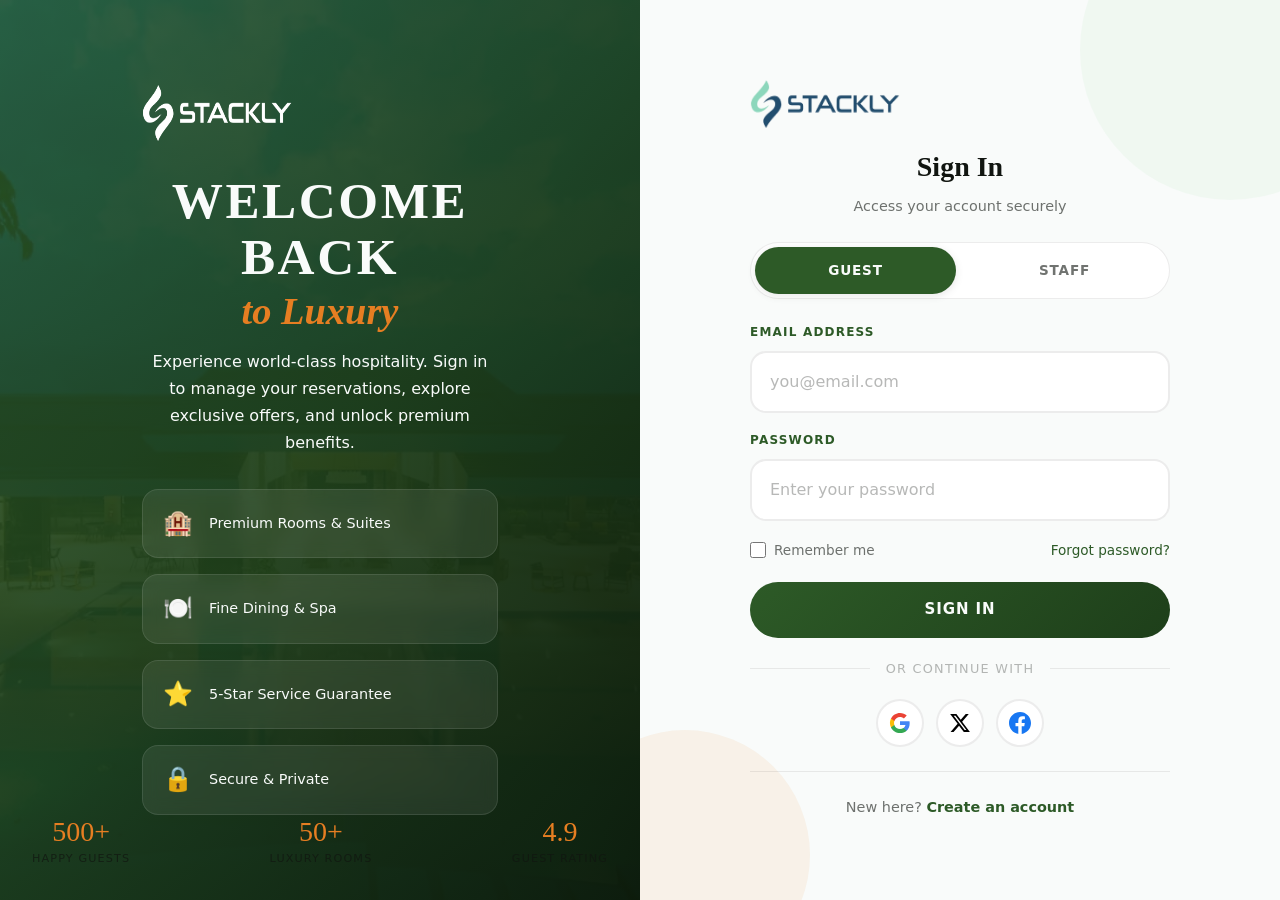
<file: dashboard-staff.html>
<!DOCTYPE html>
<html lang="en">
<head>
  <meta charset="UTF-8" />
  <meta name="viewport" content="width=device-width, initial-scale=1.0" />
  <meta name="theme-color" content="#2D5A27" />
  <title>Staff Dashboard — Stackly</title>
  <link rel="stylesheet" href="style.css" />
  <link rel="icon" type="image/webp" href="assets/top-logo.webp?v=1" />
  <style>
    * { margin: 0; padding: 0; box-sizing: border-box; }
    
    :root {
      --sidebar-w: 280px;
    }
    
    html {
      overflow-x: hidden;
    }

    body {
      overflow-x: hidden;
    }

    body.dash-menu-open {
      overflow: hidden;
      position: fixed;
      width: 100%;
    }

    .dashboard-wrapper {
      display: flex;
      min-height: 100vh;
      background: #f5f7f5;
      overflow-x: hidden;
      width: 100%;
    }
    
    /* ========== SIDEBAR ========== */
    .dash-sidebar {
      width: var(--sidebar-w);
      background: linear-gradient(180deg, #1a3a17 0%, #0d1f0b 100%);
      color: #fff;
      position: fixed;
      top: 0;
      left: 0;
      height: 100vh;
      overflow-y: auto;
      overflow-x: hidden;
      z-index: 1000;
      display: flex;
      flex-direction: column;
      transition: width 0.3s ease;
      box-shadow: 4px 0 24px rgba(0,0,0,0.15);
    }
    .dash-sidebar::-webkit-scrollbar {
      display: none !important; /* Hide scrollbar for Webkit browsers */
      width: 0 !important;
      height: 0 !important;
      background: transparent !important;
    }
    .dash-sidebar { 
      scrollbar-width: none !important; /* Hide scrollbar for Firefox */ 
      -ms-overflow-style: none !important; /* Hide scrollbar for IE/Edge */
    }
    .dash-sidebar__user {
      padding: 1.25rem 1.5rem;
      display: flex;
      align-items: center;
      gap: 1rem;
      border-bottom: 1px solid rgba(255,255,255,0.08);
    }
    .dash-sidebar__avatar {
      width: 48px;
      height: 48px;
      border-radius: 50%;
      background: linear-gradient(135deg, #e67e22, #f39c12);
      display: flex;
      align-items: center;
      justify-content: center;
      font-size: 1.25rem;
      font-weight: 700;
      color: #fff;
      flex-shrink: 0;
      box-shadow: 0 4px 12px rgba(230,126,34,0.3);
    }
    .dash-sidebar__info {
      flex: 1;
      min-width: 0;
    }
    .dash-sidebar__name {
      font-weight: 600;
      font-size: 0.95rem;
      white-space: nowrap;
      overflow: hidden;
      text-overflow: ellipsis;
      color: #fff;
    }
    .dash-sidebar__email {
      font-size: 0.75rem;
      color: rgba(255,255,255,0.5);
      white-space: nowrap;
      overflow: hidden;
      text-overflow: ellipsis;
      margin-top: 0.1rem;
    }
    .dash-sidebar__role {
      font-size: 0.7rem;
      text-transform: uppercase;
      letter-spacing: 0.12em;
      color: rgba(255,255,255,0.5);
      margin-top: 0.2rem;
    }
    
    .dash-sidebar__nav {
      flex: 1;
      padding: 1rem 0;
    }
    .dash-sidebar__nav-title {
      font-size: 0.65rem;
      font-weight: 700;
      text-transform: uppercase;
      letter-spacing: 0.15em;
      color: rgba(255,255,255,0.35);
      padding: 0.75rem 1.5rem 0.5rem;
    }
    .dash-sidebar__link {
      display: flex;
      align-items: center;
      gap: 0.875rem;
      padding: 0.875rem 1.5rem;
      margin: 0.25rem 0.75rem;
      border-radius: 12px;
      font-size: 0.9rem;
      font-weight: 500;
      transition: all 0.25s ease;
      color: rgba(255,255,255,0.7);
      text-decoration: none;
      position: relative;
      overflow: hidden;
      cursor: pointer;
    }
    .dash-sidebar__link::before {
      content: '';
      position: absolute;
      left: 0;
      top: 0;
      bottom: 0;
      width: 3px;
      background: #e67e22;
      border-radius: 0 4px 4px 0;
      transform: scaleY(0);
      transition: transform 0.25s ease;
    }
    .dash-sidebar__link:hover {
      background: rgba(255,255,255,0.08);
      color: #fff;
      transform: translateX(4px);
    }
    .dash-sidebar__link:hover::before {
      transform: scaleY(1);
    }
    .dash-sidebar__link.active {
      background: rgba(230,126,34,0.15);
      color: #fff;
      font-weight: 600;
    }
    .dash-sidebar__link.active::before {
      transform: scaleY(1);
    }
    .dash-sidebar__link-icon {
      font-size: 1.25rem;
      width: 28px;
      text-align: center;
      transition: transform 0.25s ease;
    }
    .dash-sidebar__link:hover .dash-sidebar__link-icon {
      transform: scale(1.15);
    }
    
    .dash-sidebar__footer {
      padding: 1rem 1.5rem;
      border-top: 1px solid rgba(255,255,255,0.08);
    }
    .dash-sidebar__logout {
      display: flex;
      align-items: center;
      gap: 0.875rem;
      padding: 0.875rem 1rem;
      border-radius: 12px;
      font-size: 0.9rem;
      color: rgba(255,255,255,0.6);
      transition: all 0.25s ease;
      cursor: pointer;
      width: 100%;
      background: none;
      border: none;
      font-family: inherit;
    }
    .dash-sidebar__logout:hover {
      background: rgba(231,76,60,0.15);
      color: #ff6b6b;
    }
    .dash-sidebar__logout-icon {
      font-size: 1.25rem;
      width: 28px;
      text-align: center;
    }
    
    /* Mobile top bar: menu/X + logo */
    .dash-mobile-bar {
      display: none;
    }

    .sidebar-toggle {
      display: none;
      flex-direction: column;
      justify-content: center;
      align-items: center;
      gap: 6px;
      width: 44px;
      height: 44px;
      min-width: 44px;
      padding: 0;
      border-radius: 10px;
      background: #1a3a17;
      color: #fff;
      border: none;
      cursor: pointer;
      flex-shrink: 0;
      transition: background 0.25s ease, box-shadow 0.25s ease;
    }

    .sidebar-toggle span {
      display: block;
      width: 20px;
      height: 2px;
      background: #fff;
      border-radius: 999px;
      transition: transform 0.28s ease, opacity 0.2s ease;
    }

    .sidebar-toggle:hover {
      background: #2d5a27;
    }

    .sidebar-toggle.open {
      background: #e67e22;
      box-shadow: 0 4px 14px rgba(230, 126, 34, 0.35);
    }

    .sidebar-toggle.open span:nth-child(1) {
      transform: translateY(8px) rotate(45deg);
    }

    .sidebar-toggle.open span:nth-child(2) {
      opacity: 0;
      transform: scaleX(0);
    }

    .sidebar-toggle.open span:nth-child(3) {
      transform: translateY(-8px) rotate(-45deg);
    }

    .dash-mobile-bar__logo {
      display: flex;
      align-items: center;
      flex: 1;
      min-width: 0;
    }

    .dash-mobile-bar__logo img {
      height: 36px;
      width: auto;
      max-width: 130px;
      object-fit: contain;
    }
    
    /* ========== MAIN CONTENT ========== */
    .dash-main {
      margin-left: var(--sidebar-w);
      flex: 1;
      min-height: 100vh;
      padding: 2rem;
      transition: margin-left 0.3s ease;
      overflow-x: hidden;
      max-width: 100%;
    }
    
    /* Top Bar */
    .dash-topbar {
      display: flex;
      align-items: center;
      justify-content: space-between;
      margin-bottom: 2rem;
      padding: 1.25rem 1.5rem;
      background: #fff;
      border-radius: 16px;
      box-shadow: 0 2px 12px rgba(0,0,0,0.06);
    }
    .dash-topbar__title h1 {
      font-family: var(--font-serif);
      font-size: 1.5rem;
      font-weight: 600;
      color: #1a3a17;
      margin-bottom: 0.25rem;
    }
    .dash-topbar__title p {
      font-size: 0.85rem;
      color: #6b7280;
    }
    .dash-topbar__actions {
      display: flex;
      align-items: center;
      gap: 1rem;
    }
    .dash-topbar__date {
      padding: 0.625rem 1rem;
      background: #f9fafb;
      border: 1px solid #e5e7eb;
      border-radius: 12px;
      font-size: 0.875rem;
      color: #374151;
      font-weight: 500;
    }
    .dash-topbar__notification {
      width: 44px;
      height: 44px;
      border-radius: 12px;
      background: #f9fafb;
      border: 1px solid #e5e7eb;
      display: flex;
      align-items: center;
      justify-content: center;
      font-size: 1.125rem;
      cursor: pointer;
      position: relative;
      transition: all 0.25s ease;
    }
    .dash-topbar__notification:hover {
      background: #2D5A27;
      border-color: #2D5A27;
      color: #fff;
      transform: scale(1.05);
    }
    .dash-topbar__badge {
      position: absolute;
      top: -4px;
      right: -4px;
      width: 20px;
      height: 20px;
      border-radius: 50%;
      background: #e74c3c;
      color: white;
      font-size: 0.65rem;
      font-weight: 700;
      display: flex;
      align-items: center;
      justify-content: center;
      animation: pulse 2s infinite;
    }
    @keyframes pulse {
      0%, 100% { transform: scale(1); }
      50% { transform: scale(1.1); }
    }
    
    /* ========== ALERT BANNER ========== */
    .dash-alert {
      background: linear-gradient(135deg, #fff5f5 0%, #fffaf0 100%);
      border-radius: 16px;
      padding: 1.25rem 1.5rem;
      display: flex;
      align-items: center;
      gap: 1rem;
      margin-bottom: 2rem;
      border-left: 4px solid #e74c3c;
      box-shadow: 0 2px 12px rgba(0,0,0,0.06);
      animation: slideIn 0.5s ease;
      cursor: pointer;
    }
    @keyframes slideIn {
      from { opacity: 0; transform: translateX(-20px); }
      to { opacity: 1; transform: translateX(0); }
    }
    .dash-alert__icon {
      font-size: 1.5rem;
      flex-shrink: 0;
      animation: shake 0.5s ease infinite;
    }
    @keyframes shake {
      0%, 100% { transform: rotate(0); }
      25% { transform: rotate(-5deg); }
      75% { transform: rotate(5deg); }
    }
    .dash-alert__text {
      flex: 1;
    }
    .dash-alert__text strong {
      display: block;
      color: #c0392b;
      margin-bottom: 0.25rem;
      font-size: 0.95rem;
    }
    .dash-alert__text p {
      font-size: 0.875rem;
      color: #6b7280;
    }
    .dash-alert__btn {
      padding: 0.625rem 1.25rem;
      background: #e74c3c;
      color: #fff;
      border-radius: 10px;
      font-size: 0.8rem;
      font-weight: 600;
      border: none;
      cursor: pointer;
      transition: all 0.25s ease;
      flex-shrink: 0;
    }
    .dash-alert__btn:hover {
      background: #c0392b;
      transform: scale(1.05);
      box-shadow: 0 4px 12px rgba(231,76,60,0.3);
    }
    
    /* ========== STATS ========== */
    .dash-stats {
      display: grid;
      grid-template-columns: repeat(4, 1fr);
      gap: 1.25rem;
      margin-bottom: 2rem;
    }
    .dash-stat-card {
      background: #fff;
      border-radius: 16px;
      padding: 1.5rem;
      box-shadow: 0 2px 12px rgba(0,0,0,0.06);
      transition: all 0.3s ease;
      position: relative;
      overflow: hidden;
      cursor: pointer;
    }
    .dash-stat-card:hover {
      transform: translateY(-6px);
      box-shadow: 0 12px 32px rgba(0,0,0,0.1);
    }
    .dash-stat-card::after {
      content: '';
      position: absolute;
      top: 0;
      right: 0;
      width: 80px;
      height: 80px;
      background: rgba(45,90,39,0.05);
      border-radius: 0 0 0 80px;
      transition: all 0.3s ease;
    }
    .dash-stat-card:hover::after {
      width: 100px;
      height: 100px;
      background: rgba(45,90,39,0.08);
    }
    .dash-stat-card__icon {
      width: 48px;
      height: 48px;
      border-radius: 12px;
      display: flex;
      align-items: center;
      justify-content: center;
      font-size: 1.5rem;
      margin-bottom: 1rem;
      transition: all 0.3s ease;
    }
    .dash-stat-card__icon--green {
      background: rgba(39,174,96,0.1);
    }
    .dash-stat-card__icon--orange {
      background: rgba(230,126,34,0.1);
    }
    .dash-stat-card__icon--blue {
      background: rgba(52,152,219,0.1);
    }
    .dash-stat-card__icon--red {
      background: rgba(231,76,60,0.1);
    }
    .dash-stat-card:hover .dash-stat-card__icon {
      transform: scale(1.1) rotate(5deg);
    }
    .dash-stat-card__label {
      font-size: 0.75rem;
      font-weight: 600;
      text-transform: uppercase;
      letter-spacing: 0.08em;
      color: #6b7280;
      margin-bottom: 0.5rem;
    }
    .dash-stat-card__value {
      font-family: var(--font-display);
      font-size: 1.75rem;
      color: #1a3a17;
      line-height: 1;
      margin-bottom: 0.5rem;
    }
    .dash-stat-card__change {
      font-size: 0.8rem;
      font-weight: 500;
      display: flex;
      align-items: center;
      gap: 0.25rem;
    }
    .dash-stat-card__change--up { color: #27ae60; }
    .dash-stat-card__change--down { color: #e74c3c; }
    
    /* ========== QUICK ACTIONS ========== */
    .dash-quick-actions {
      display: grid;
      grid-template-columns: repeat(4, 1fr);
      gap: 1rem;
      margin-bottom: 2rem;
    }
    .dash-quick-action {
      display: flex;
      flex-direction: column;
      align-items: center;
      gap: 0.75rem;
      padding: 1.5rem 1rem;
      background: #fff;
      border-radius: 16px;
      box-shadow: 0 2px 12px rgba(0,0,0,0.06);
      cursor: pointer;
      transition: all 0.3s ease;
      text-align: center;
      text-decoration: none;
      color: inherit;
      border: 2px solid transparent;
    }
    .dash-quick-action:hover {
      transform: translateY(-4px);
      box-shadow: 0 12px 32px rgba(0,0,0,0.1);
      border-color: #2D5A27;
    }
    .dash-quick-action__icon {
      width: 56px;
      height: 56px;
      border-radius: 14px;
      background: rgba(45,90,39,0.08);
      display: flex;
      align-items: center;
      justify-content: center;
      font-size: 1.5rem;
      transition: all 0.3s ease;
    }
    .dash-quick-action:hover .dash-quick-action__icon {
      background: #2D5A27;
      color: #fff;
      transform: scale(1.1) rotate(-5deg);
    }
    .dash-quick-action__label {
      font-size: 0.875rem;
      font-weight: 600;
      color: #1a3a17;
    }
    
    /* ========== CARDS ========== */
    .dash-card {
      background: #fff;
      border-radius: 16px;
      padding: 1.5rem;
      box-shadow: 0 2px 12px rgba(0,0,0,0.06);
      margin-bottom: 1.5rem;
      transition: all 0.3s ease;
    }
    .dash-card:hover {
      box-shadow: 0 8px 24px rgba(0,0,0,0.08);
    }
    .dash-card__header {
      display: flex;
      align-items: center;
      justify-content: space-between;
      margin-bottom: 1.25rem;
    }
    .dash-card__title {
      font-family: var(--font-serif);
      font-size: 1.15rem;
      font-weight: 600;
      color: #1a3a17;
    }
    .dash-card__action {
      font-size: 0.8rem;
      color: #2D5A27;
      font-weight: 600;
      cursor: pointer;
      transition: all 0.25s ease;
      display: flex;
      align-items: center;
      gap: 0.25rem;
    }
    .dash-card__action:hover {
      color: #e67e22;
      transform: translateX(4px);
    }
    
    /* ========== TABLES ========== */
    .dash-table-v2 {
      width: 100%;
      border-collapse: separate;
      border-spacing: 0;
      font-size: 0.875rem;
    }
    .dash-table-v2 th {
      text-align: left;
      padding: 0.875rem 1rem;
      font-size: 0.7rem;
      font-weight: 700;
      text-transform: uppercase;
      letter-spacing: 0.08em;
      color: #6b7280;
      border-bottom: 2px solid #f3f4f6;
      background: #f9fafb;
    }
    .dash-table-v2 th:first-child { border-radius: 8px 0 0 8px; }
    .dash-table-v2 th:last-child { border-radius: 0 8px 8px 0; }
    .dash-table-v2 td {
      padding: 1rem;
      border-bottom: 1px solid #f3f4f6;
      color: #374151;
      transition: all 0.2s ease;
    }
    .dash-table-v2 tr:hover td {
      background: #f9fafb;
      transform: scale(1.01);
    }
    .dash-table-v2__status {
      display: inline-flex;
      align-items: center;
      gap: 0.375rem;
      padding: 0.35rem 0.875rem;
      border-radius: 999px;
      font-size: 0.75rem;
      font-weight: 600;
    }
    .dash-table-v2__status--confirmed {
      background: #d4edda;
      color: #155724;
    }
    .dash-table-v2__status--pending {
      background: #fff3cd;
      color: #856404;
    }
    .dash-table-v2__status--urgent {
      background: #f8d7da;
      color: #721c24;
      animation: pulse 2s infinite;
    }
    .dash-table-v2__btn {
      padding: 0.5rem 1rem;
      border-radius: 8px;
      font-size: 0.75rem;
      font-weight: 600;
      background: #2D5A27;
      color: #fff;
      border: none;
      cursor: pointer;
      transition: all 0.25s ease;
    }
    .dash-table-v2__btn:hover {
      background: #1a3a17;
      transform: translateY(-2px);
      box-shadow: 0 4px 12px rgba(45,90,39,0.2);
    }
    .dash-table-v2__btn--ghost {
      background: transparent;
      border: 1px solid #e5e7eb;
      color: #6b7280;
    }
    .dash-table-v2__btn--ghost:hover {
      border-color: #2D5A27;
      color: #2D5A27;
      background: rgba(45,90,39,0.05);
    }
    
    /* ========== ROOM STATUS ========== */
    .dash-room-status {
      display: flex;
      flex-direction: column;
      gap: 0.75rem;
    }
    .dash-room-status__item {
      display: flex;
      align-items: center;
      gap: 1rem;
      padding: 1rem;
      background: #f9fafb;
      border-radius: 12px;
      transition: all 0.25s ease;
      cursor: pointer;
    }
    .dash-room-status__item:hover {
      background: #e8f5e9;
      transform: translateX(4px);
    }
    .dash-room-status__icon {
      width: 44px;
      height: 44px;
      border-radius: 10px;
      display: flex;
      align-items: center;
      justify-content: center;
      font-size: 1.25rem;
      flex-shrink: 0;
      transition: all 0.25s ease;
    }
    .dash-room-status__icon--clean {
      background: #d4edda;
      color: #155724;
    }
    .dash-room-status__icon--dirty {
      background: #f8d7da;
      color: #721c24;
    }
    .dash-room-status__icon--occupied {
      background: #fff3cd;
      color: #856404;
    }
    .dash-room-status__icon--maintenance {
      background: #d6eaf8;
      color: #1a5276;
    }
    .dash-room-status__info { flex: 1; }
    .dash-room-status__name {
      font-weight: 600;
      font-size: 0.95rem;
      color: #1a3a17;
    }
    .dash-room-status__meta {
      font-size: 0.8rem;
      color: #6b7280;
      margin-top: 0.125rem;
    }
    .dash-room-status__badge {
      padding: 0.35rem 0.875rem;
      border-radius: 999px;
      font-size: 0.75rem;
      font-weight: 600;
    }
    .dash-room-status__badge--clean {
      background: #d4edda;
      color: #155724;
    }
    .dash-room-status__badge--dirty {
      background: #f8d7da;
      color: #721c24;
    }
    .dash-room-status__badge--occupied {
      background: #fff3cd;
      color: #856404;
    }
    .dash-room-status__badge--maintenance {
      background: #d6eaf8;
      color: #1a5276;
    }
    
    /* ========== CHART ========== */
    .dash-chart-wrap {
      padding: 1rem 0;
    }
    .dash-chart {
      height: 200px;
      display: flex;
      align-items: flex-end;
      justify-content: center;
      padding: 0 1rem;
      gap: 1rem;
    }
    .dash-chart__bar-group {
      display: flex;
      flex-direction: column;
      align-items: center;
      gap: 0.5rem;
      flex: 1;
    }
    .dash-chart__bar {
      width: 100%;
      max-width: 40px;
      border-radius: 8px 8px 0 0;
      background: linear-gradient(to top, #2D5A27, #4a7c43);
      transition: all 0.5s ease;
      position: relative;
    }
    .dash-chart__bar:hover {
      filter: brightness(1.1);
      transform: scaleY(1.05);
    }
    .dash-chart__bar--accent {
      background: linear-gradient(to top, #e67e22, #f39c12);
    }
    .dash-chart__label {
      font-size: 0.7rem;
      color: #6b7280;
      font-weight: 500;
    }
    .dash-chart__value {
      font-size: 0.7rem;
      color: #1a3a17;
      font-weight: 600;
      margin-bottom: 0.25rem;
    }
    
    /* ========== TIMELINE ========== */
    .dash-timeline {
      display: flex;
      flex-direction: column;
      gap: 0;
      position: relative;
      padding-left: 0.5rem;
    }
    .dash-timeline::before {
      content: '';
      position: absolute;
      left: 23px;
      top: 0;
      bottom: 0;
      width: 2px;
      background: #e5e7eb;
    }
    .dash-timeline__item {
      display: flex;
      align-items: flex-start;
      gap: 1rem;
      padding: 1rem 0;
      position: relative;
    }
    .dash-timeline__dot {
      width: 12px;
      height: 12px;
      border-radius: 50%;
      background: #2D5A27;
      border: 3px solid #fff;
      box-shadow: 0 0 0 2px #2D5A27;
      flex-shrink: 0;
      margin-top: 4px;
      z-index: 1;
      transition: all 0.25s ease;
    }
    .dash-timeline__item:hover .dash-timeline__dot {
      transform: scale(1.3);
      box-shadow: 0 0 0 4px rgba(45,90,39,0.2);
    }
    .dash-timeline__dot--pending { 
      background: #e67e22; 
      box-shadow: 0 0 0 2px #e67e22; 
    }
    .dash-timeline__dot--urgent { 
      background: #e74c3c; 
      box-shadow: 0 0 0 2px #e74c3c; 
    }
    .dash-timeline__content { flex: 1; }
    .dash-timeline__text {
      font-size: 0.875rem;
      color: #374151;
      line-height: 1.5;
    }
    .dash-timeline__text strong { color: #1a3a17; }
    .dash-timeline__time {
      font-size: 0.75rem;
      color: #9ca3af;
      margin-top: 0.25rem;
    }
    
    /* ========== STAFF CARDS ========== */
    .dash-staff-grid {
      display: grid;
      grid-template-columns: repeat(3, 1fr);
      gap: 1rem;
    }
    .dash-staff-card {
      text-align: center;
      padding: 1.5rem;
      background: #f9fafb;
      border-radius: 12px;
      transition: all 0.25s ease;
      cursor: pointer;
    }
    .dash-staff-card:hover {
      background: #e8f5e9;
      transform: translateY(-4px);
    }
    .dash-staff-card__icon {
      width: 64px;
      height: 64px;
      border-radius: 50%;
      background: #fff;
      display: flex;
      align-items: center;
      justify-content: center;
      font-size: 2rem;
      margin: 0 auto 1rem;
      box-shadow: 0 4px 12px rgba(0,0,0,0.08);
      transition: all 0.25s ease;
    }
    .dash-staff-card:hover .dash-staff-card__icon {
      transform: scale(1.1);
      box-shadow: 0 8px 24px rgba(0,0,0,0.12);
    }
    .dash-staff-card__name {
      font-weight: 600;
      font-size: 1rem;
      color: #1a3a17;
      margin-bottom: 0.25rem;
    }
    .dash-staff-card__count {
      font-size: 0.85rem;
      color: #6b7280;
      margin-bottom: 0.5rem;
    }
    .dash-staff-card__status {
      display: inline-flex;
      align-items: center;
      gap: 0.375rem;
      padding: 0.35rem 0.75rem;
      background: #d4edda;
      color: #155724;
      border-radius: 999px;
      font-size: 0.75rem;
      font-weight: 600;
    }
    
    /* ========== GRID LAYOUTS ========== */
    .dash-grid-2 {
      display: grid;
      grid-template-columns: 1fr 1fr;
      gap: 1.5rem;
    }
    .dash-grid-3 {
      display: grid;
      grid-template-columns: repeat(3, 1fr);
      gap: 1.5rem;
    }
    
    /* ========== MOBILE RESPONSIVE ========== */
    @media (max-width: 1200px) {
      .dash-stats {
        grid-template-columns: repeat(2, 1fr);
      }
      .dash-staff-grid {
        grid-template-columns: repeat(2, 1fr);
      }
    }
    
    @media (max-width: 1024px) {
      .dash-mobile-bar {
        display: flex;
        align-items: center;
        gap: 0.65rem;
        position: fixed;
        top: 0;
        left: 0;
        right: 0;
        height: 56px;
        padding: 0 1rem 0 0.65rem;
        background: #fff;
        z-index: 1003;
        box-shadow: 0 2px 14px rgba(0, 0, 0, 0.08);
      }

      .dash-sidebar {
        transform: translateX(-100%);
        transition: transform 0.3s ease;
        z-index: 1002;
        top: 0;
        padding-top: 56px;
        box-sizing: border-box;
      }

      .dash-sidebar.open {
        transform: translateX(0);
      }

      .dash-main {
        margin-left: 0;
        padding-top: calc(56px + 1.75rem);
      }

      .dash-topbar {
        margin-top: 0.25rem;
      }

      .sidebar-toggle {
        display: flex;
      }

      .dash-overlay {
        display: none;
        position: fixed;
        inset: 0;
        background: rgba(0, 0, 0, 0.5);
        z-index: 1001;
      }

      .dash-overlay.open {
        display: block;
      }
    }
    
    @media (max-width: 768px) {
      .dash-main {
        padding: calc(56px + 1rem) 1rem 1rem;
      }
      .dash-topbar {
        flex-direction: column;
        gap: 1rem;
        align-items: flex-start;
      }
      .dash-stats {
        grid-template-columns: 1fr;
      }
      .dash-quick-actions {
        grid-template-columns: repeat(2, 1fr);
      }
      .dash-grid-2 {
        grid-template-columns: 1fr;
      }
      .dash-grid-3 {
        grid-template-columns: 1fr;
      }
      .dash-alert {
        flex-direction: column;
        text-align: center;
      }
      .dash-staff-grid {
        grid-template-columns: 1fr;
      }
      .dash-card__header {
        flex-wrap: wrap;
        gap: 0.5rem 0.75rem;
        align-items: flex-start;
      }
      .dash-card__title {
        flex: 1 1 100%;
        font-size: 1.05rem;
      }
      .dash-card__action {
        margin-left: 0;
      }
      .dash-room-status__item {
        flex-wrap: wrap;
        align-items: flex-start;
        gap: 0.65rem;
        padding: 0.875rem;
      }
      .dash-room-status__item:hover {
        transform: none;
      }
      .dash-room-status__info {
        flex: 1 1 calc(100% - 52px);
        min-width: 0;
      }
      .dash-room-status__meta {
        word-break: break-word;
        line-height: 1.45;
      }
      .dash-room-status__badge {
        margin-left: auto;
        flex-shrink: 0;
      }
      .dash-chart-wrap {
        overflow-x: auto;
        -webkit-overflow-scrolling: touch;
      }
      .dash-chart {
        min-width: 100%;
        height: auto;
        min-height: 150px;
        gap: 0.4rem;
        padding: 0 0.25rem;
        justify-content: space-between;
      }
      .dash-chart__bar-group {
        flex: 1 1 0;
        min-width: 0;
        max-width: none;
      }
      .dash-chart__bar {
        max-width: 26px;
        width: 100%;
        margin: 0 auto;
      }
      .dash-chart__value {
        font-size: 0.6rem;
        text-align: center;
        max-width: 100%;
        overflow: hidden;
        text-overflow: ellipsis;
      }
      .dash-chart__label {
        font-size: 0.62rem;
      }
    }
    
    @media (max-width: 480px) {
      .dash-quick-actions {
        grid-template-columns: 1fr;
      }
      .dash-table-v2 {
        font-size: 0.8rem;
      }
      .dash-table-v2 th,
      .dash-table-v2 td {
        padding: 0.625rem;
      }
      .dash-chart__bar {
        max-width: 22px;
      }
      .dash-room-status__icon {
        width: 40px;
        height: 40px;
        font-size: 1.1rem;
      }
    }
  </style>
</head>
<body>

  <!-- Mobile header: menu / X + logo -->
  <header class="dash-mobile-bar" id="dashMobileBar">
    <button type="button" class="sidebar-toggle" id="sidebarToggle" aria-label="Open menu" aria-expanded="false" aria-controls="dashSidebar">
      <span></span>
      <span></span>
      <span></span>
    </button>
    <a href="index.html" class="dash-mobile-bar__logo">
      <img src="assets/logo.webp" alt="Stackly" width="130" height="40" />
    </a>
  </header>

  <!-- Overlay for mobile -->
  <div class="dash-overlay" id="dashOverlay" aria-hidden="true"></div>

  <div class="dashboard-wrapper">
    <!-- ========== SIDEBAR ========== -->
    <aside class="dash-sidebar" id="dashSidebar">
      <div class="dash-sidebar__user">
        <div class="dash-sidebar__avatar" id="dashAvatar">S</div>
        <div class="dash-sidebar__info">
          <div class="dash-sidebar__name" id="dashUserName">Staff User</div>
          <div class="dash-sidebar__email" id="dashUserEmail">staff@email.com</div>
          <div class="dash-sidebar__role">Hotel Staff</div>
        </div>
      </div>
      
      <nav class="dash-sidebar__nav">
        <div class="dash-sidebar__nav-title">Operations</div>
        <a class="dash-sidebar__link active" data-section="dashboard">
          <span class="dash-sidebar__link-icon">📊</span>
          <span>Dashboard</span>
        </a>
        <a class="dash-sidebar__link" data-section="reservations">
          <span class="dash-sidebar__link-icon">📅</span>
          <span>Reservations</span>
        </a>
        <a class="dash-sidebar__link" data-section="rooms">
          <span class="dash-sidebar__link-icon">🏨</span>
          <span>Room Status</span>
        </a>
        <a class="dash-sidebar__link" data-section="housekeeping">
          <span class="dash-sidebar__link-icon">🧹</span>
          <span>Housekeeping</span>
        </a>
        
        <div class="dash-sidebar__nav-title">Services</div>
        <a class="dash-sidebar__link" data-section="roomservice">
          <span class="dash-sidebar__link-icon">🍽️</span>
          <span>Room Service</span>
        </a>
        <a class="dash-sidebar__link" data-section="requests">
          <span class="dash-sidebar__link-icon">💬</span>
          <span>Guest Requests</span>
        </a>
        <a class="dash-sidebar__link" data-section="maintenance">
          <span class="dash-sidebar__link-icon">🔧</span>
          <span>Maintenance</span>
        </a>
        
        <div class="dash-sidebar__nav-title">Management</div>
        <a class="dash-sidebar__link" data-section="staff">
          <span class="dash-sidebar__link-icon">👥</span>
          <span>Staff Schedule</span>
        </a>
        <a class="dash-sidebar__link" data-section="reports">
          <span class="dash-sidebar__link-icon">📈</span>
          <span>Reports</span>
        </a>
      </nav>
      
      <div class="dash-sidebar__footer">
        <button class="dash-sidebar__logout" id="dashLogout">
          <span class="dash-sidebar__logout-icon">🚪</span>
          <span>Logout</span>
        </button>
      </div>
    </aside>

    <!-- ========== MAIN CONTENT ========== -->
    <main class="dash-main">
      <!-- Top Bar -->
      <div class="dash-topbar">
        <div class="dash-topbar__title">
          <h1>Staff Dashboard</h1>
          <p>Today's operations overview — <span id="currentDate">25 May 2026</span></p>
        </div>
        <div class="dash-topbar__actions">
          <div class="dash-topbar__date" id="currentDateShort">Mon, 25 May</div>
          <a href="404.html" class="dash-topbar__notification" id="dashNotification">
            🔔
            <span class="dash-topbar__badge">5</span>
          </a>
        </div>
      </div>

      <!-- DASHBOARD SECTION -->
      <div class="dash-section" id="section-dashboard">
        <!-- Alert Banner -->
        <div class="dash-alert" onclick="switchSection('requests')">
          <div class="dash-alert__icon">⚠️</div>
          <div class="dash-alert__text">
            <strong>3 Urgent Tasks Pending</strong>
            <p>Room 305 needs immediate housekeeping. 2 guest requests pending over 30 minutes.</p>
          </div>
          <button class="dash-alert__btn" onclick="event.stopPropagation(); switchSection('requests')">View Tasks</button>
        </div>

        <!-- Stats -->
        <div class="dash-stats">
          <div class="dash-stat-card" onclick="switchSection('reservations')">
            <div class="dash-stat-card__icon dash-stat-card__icon--green">🛎️</div>
            <div class="dash-stat-card__label">Check-ins Today</div>
            <div class="dash-stat-card__value">18</div>
            <div class="dash-stat-card__change dash-stat-card__change--up">↑ 3 more than yesterday</div>
          </div>
          <div class="dash-stat-card" onclick="switchSection('rooms')">
            <div class="dash-stat-card__icon dash-stat-card__icon--orange">🚪</div>
            <div class="dash-stat-card__label">Check-outs</div>
            <div class="dash-stat-card__value">12</div>
            <div class="dash-stat-card__change">Rooms to prepare</div>
          </div>
          <div class="dash-stat-card" onclick="switchSection('reports')">
            <div class="dash-stat-card__icon dash-stat-card__icon--blue">📊</div>
            <div class="dash-stat-card__label">Occupancy Rate</div>
            <div class="dash-stat-card__value">82%</div>
            <div class="dash-stat-card__change dash-stat-card__change--up">↑ 5% vs last week</div>
          </div>
          <div class="dash-stat-card" onclick="switchSection('requests')">
            <div class="dash-stat-card__icon dash-stat-card__icon--red">⏰</div>
            <div class="dash-stat-card__label">Pending Requests</div>
            <div class="dash-stat-card__value">7</div>
            <div class="dash-stat-card__change dash-stat-card__change--down">↓ 2 resolved today</div>
          </div>
        </div>

        <!-- Quick Actions -->
        <div class="dash-quick-actions">
          <div class="dash-quick-action" onclick="switchSection('reservations')">
            <div class="dash-quick-action__icon">➕</div>
            <div class="dash-quick-action__label">New Booking</div>
          </div>
          <div class="dash-quick-action" onclick="switchSection('housekeeping')">
            <div class="dash-quick-action__icon">🧹</div>
            <div class="dash-quick-action__label">Mark Clean</div>
          </div>
          <div class="dash-quick-action" onclick="switchSection('roomservice')">
            <div class="dash-quick-action__icon">🍽️</div>
            <div class="dash-quick-action__label">Room Service</div>
          </div>
          <div class="dash-quick-action" onclick="switchSection('maintenance')">
            <div class="dash-quick-action__icon">🔧</div>
            <div class="dash-quick-action__label">Maintenance</div>
          </div>
        </div>

        <div class="dash-grid-2">
          <!-- Today's Arrivals -->
          <div class="dash-card">
            <div class="dash-card__header">
              <h3 class="dash-card__title">Today's Arrivals</h3>
              <span class="dash-card__action" onclick="switchSection('reservations')">View All →</span>
            </div>
            <table class="dash-table-v2">
              <thead>
                <tr>
                  <th>Guest</th>
                  <th>Room</th>
                  <th>Time</th>
                  <th>Status</th>
                  <th>Action</th>
                </tr>
              </thead>
              <tbody>
                <tr>
                  <td>
                    <strong>R. Kumar</strong>
                    <div style="font-size:0.75rem;color:#6b7280;">+91 98765 43210</div>
                  </td>
                  <td>305</td>
                  <td>2:00 PM</td>
                  <td><span class="dash-table-v2__status dash-table-v2__status--confirmed">● Ready</span></td>
                  <td><button class="dash-table-v2__btn" onclick="showToast('Guest checked in successfully', 'success')">Check In</button></td>
                </tr>
                <tr>
                  <td>
                    <strong>Family Patel</strong>
                    <div style="font-size:0.75rem;color:#6b7280;">+91 87654 32109</div>
                  </td>
                  <td>112</td>
                  <td>3:30 PM</td>
                  <td><span class="dash-table-v2__status dash-table-v2__status--pending">● Pending</span></td>
                  <td><button class="dash-table-v2__btn" onclick="showToast('Room preparation started', 'info')">Prepare</button></td>
                </tr>
                <tr>
                  <td>
                    <strong>S. Sharma</strong>
                    <div style="font-size:0.75rem;color:#6b7280;">+91 76543 21098</div>
                  </td>
                  <td>204</td>
                  <td>5:00 PM</td>
                  <td><span class="dash-table-v2__status dash-table-v2__status--confirmed">● Ready</span></td>
                  <td><button class="dash-table-v2__btn" onclick="showToast('Guest checked in successfully', 'success')">Check In</button></td>
                </tr>
                <tr>
                  <td>
                    <strong>M. Gupta</strong>
                    <div style="font-size:0.75rem;color:#6b7280;">+91 65432 10987</div>
                  </td>
                  <td>401</td>
                  <td>6:00 PM</td>
                  <td><span class="dash-table-v2__status dash-table-v2__status--pending">● Pending</span></td>
                  <td><button class="dash-table-v2__btn" onclick="showToast('Room preparation started', 'info')">Prepare</button></td>
                </tr>
              </tbody>
            </table>
          </div>

          <!-- Room Status -->
          <div class="dash-card">
            <div class="dash-card__header">
              <h3 class="dash-card__title">Room Status Overview</h3>
              <span class="dash-card__action" onclick="showToast('Room status refreshed', 'success')">Refresh ↻</span>
            </div>
            <div class="dash-room-status">
              <div class="dash-room-status__item" onclick="switchSection('rooms')">
                <div class="dash-room-status__icon dash-room-status__icon--clean">✅</div>
                <div class="dash-room-status__info">
                  <div class="dash-room-status__name">Rooms Available</div>
                  <div class="dash-room-status__meta">12 rooms ready for check-in</div>
                </div>
                <span class="dash-room-status__badge dash-room-status__badge--clean">12</span>
              </div>
              <div class="dash-room-status__item" onclick="switchSection('rooms')">
                <div class="dash-room-status__icon dash-room-status__icon--occupied">🏨</div>
                <div class="dash-room-status__info">
                  <div class="dash-room-status__name">Occupied</div>
                  <div class="dash-room-status__meta">41 rooms currently occupied</div>
                </div>
                <span class="dash-room-status__badge dash-room-status__badge--occupied">41</span>
              </div>
              <div class="dash-room-status__item" onclick="switchSection('housekeeping')">
                <div class="dash-room-status__icon dash-room-status__icon--dirty">🧹</div>
                <div class="dash-room-status__info">
                  <div class="dash-room-status__name">Needs Cleaning</div>
                  <div class="dash-room-status__meta">7 rooms pending housekeeping</div>
                </div>
                <span class="dash-room-status__badge dash-room-status__badge--dirty">7</span>
              </div>
              <div class="dash-room-status__item" onclick="switchSection('maintenance')">
                <div class="dash-room-status__icon dash-room-status__icon--maintenance">🔧</div>
                <div class="dash-room-status__info">
                  <div class="dash-room-status__name">Maintenance</div>
                  <div class="dash-room-status__meta">2 rooms under maintenance</div>
                </div>
                <span class="dash-room-status__badge dash-room-status__badge--maintenance">2</span>
              </div>
            </div>
          </div>
        </div>

        <div class="dash-grid-2">
          <!-- Guest Requests -->
          <div class="dash-card">
            <div class="dash-card__header">
              <h3 class="dash-card__title">Guest Requests</h3>
              <span class="dash-card__action" onclick="switchSection('requests')">View All →</span>
            </div>
            <table class="dash-table-v2">
              <thead>
                <tr>
                  <th>Room</th>
                  <th>Request</th>
                  <th>Priority</th>
                  <th>Action</th>
                </tr>
              </thead>
              <tbody>
                <tr>
                  <td><strong>305</strong></td>
                  <td>Extra towels & pillows</td>
                  <td><span class="dash-table-v2__status dash-table-v2__status--urgent">● Urgent</span></td>
                  <td><button class="dash-table-v2__btn" onclick="showToast('Request marked as done', 'success')">Done</button></td>
                </tr>
                <tr>
                  <td><strong>112</strong></td>
                  <td>Room service - Dinner</td>
                  <td><span class="dash-table-v2__status dash-table-v2__status--pending">● Normal</span></td>
                  <td><button class="dash-table-v2__btn" onclick="showToast('Request processing started', 'info')">Process</button></td>
                </tr>
                <tr>
                  <td><strong>204</strong></td>
                  <td>WiFi password reset</td>
                  <td><span class="dash-table-v2__status dash-table-v2__status--pending">● Normal</span></td>
                  <td><button class="dash-table-v2__btn" onclick="showToast('WiFi reset completed', 'success')">Resolve</button></td>
                </tr>
                <tr>
                  <td><strong>401</strong></td>
                  <td>Air conditioning repair</td>
                  <td><span class="dash-table-v2__status dash-table-v2__status--urgent">● Urgent</span></td>
                  <td><button class="dash-table-v2__btn" onclick="showToast('Maintenance team notified', 'info')">Escalate</button></td>
                </tr>
                <tr>
                  <td><strong>205</strong></td>
                  <td>Late checkout request</td>
                  <td><span class="dash-table-v2__status dash-table-v2__status--pending">● Normal</span></td>
                  <td><button class="dash-table-v2__btn" onclick="showToast('Late checkout approved', 'success')">Approve</button></td>
                </tr>
              </tbody>
            </table>
          </div>

          <!-- Weekly Occupancy Chart -->
          <div class="dash-card">
            <div class="dash-card__header">
              <h3 class="dash-card__title">Weekly Occupancy</h3>
              <span class="dash-card__action">This Week</span>
            </div>
            <div class="dash-chart-wrap">
              <div class="dash-chart">
                <div class="dash-chart__bar-group">
                  <div class="dash-chart__value">60%</div>
                  <div class="dash-chart__bar" style="height: 120px;"></div>
                  <div class="dash-chart__label">Mon</div>
                </div>
                <div class="dash-chart__bar-group">
                  <div class="dash-chart__value">75%</div>
                  <div class="dash-chart__bar" style="height: 150px;"></div>
                  <div class="dash-chart__label">Tue</div>
                </div>
                <div class="dash-chart__bar-group">
                  <div class="dash-chart__value">85%</div>
                  <div class="dash-chart__bar" style="height: 170px;"></div>
                  <div class="dash-chart__label">Wed</div>
                </div>
                <div class="dash-chart__bar-group">
                  <div class="dash-chart__value">90%</div>
                  <div class="dash-chart__bar dash-chart__bar--accent" style="height: 180px;"></div>
                  <div class="dash-chart__label">Thu</div>
                </div>
                <div class="dash-chart__bar-group">
                  <div class="dash-chart__value">82%</div>
                  <div class="dash-chart__bar" style="height: 164px;"></div>
                  <div class="dash-chart__label">Fri</div>
                </div>
                <div class="dash-chart__bar-group">
                  <div class="dash-chart__value">95%</div>
                  <div class="dash-chart__bar dash-chart__bar--accent" style="height: 190px;"></div>
                  <div class="dash-chart__label">Sat</div>
                </div>
                <div class="dash-chart__bar-group">
                  <div class="dash-chart__value">70%</div>
                  <div class="dash-chart__bar" style="height: 140px;"></div>
                  <div class="dash-chart__label">Sun</div>
                </div>
              </div>
            </div>
            <div style="display:flex;justify-content:space-between;margin-top:1.5rem;padding:0 0.5rem;">
              <div style="text-align:center;">
                <div style="font-family:var(--font-display);font-size:1.25rem;color:#2D5A27;font-weight:600;">82%</div>
                <div style="font-size:0.75rem;color:#6b7280;">Avg Occupancy</div>
              </div>
              <div style="text-align:center;">
                <div style="font-family:var(--font-display);font-size:1.25rem;color:#e67e22;font-weight:600;">95%</div>
                <div style="font-size:0.75rem;color:#6b7280;">Peak (Saturday)</div>
              </div>
              <div style="text-align:center;">
                <div style="font-family:var(--font-display);font-size:1.25rem;color:#27ae60;font-weight:600;">₹4.2L</div>
                <div style="font-size:0.75rem;color:#6b7280;">Revenue</div>
              </div>
            </div>
          </div>
        </div>

        <!-- Staff On Duty -->
        <div class="dash-card">
          <div class="dash-card__header">
            <h3 class="dash-card__title">Staff On Duty Today</h3>
            <span class="dash-card__action" onclick="switchSection('staff')">Full Schedule →</span>
          </div>
          <div class="dash-staff-grid">
            <div class="dash-staff-card" onclick="switchSection('staff')">
              <div class="dash-staff-card__icon">👨‍💼</div>
              <div class="dash-staff-card__name">Front Desk</div>
              <div class="dash-staff-card__count">4 staff on duty</div>
              <span class="dash-staff-card__status">● Active</span>
            </div>
            <div class="dash-staff-card" onclick="switchSection('staff')">
              <div class="dash-staff-card__icon">🧹</div>
              <div class="dash-staff-card__name">Housekeeping</div>
              <div class="dash-staff-card__count">6 staff on duty</div>
              <span class="dash-staff-card__status">● Active</span>
            </div>
            <div class="dash-staff-card" onclick="switchSection('staff')">
              <div class="dash-staff-card__icon">🍽️</div>
              <div class="dash-staff-card__name">Food & Beverage</div>
              <div class="dash-staff-card__count">5 staff on duty</div>
              <span class="dash-staff-card__status">● Active</span>
            </div>
          </div>
        </div>

        <!-- Recent Activity Timeline -->
        <div class="dash-card">
          <div class="dash-card__header">
            <h3 class="dash-card__title">Recent Activity</h3>
            <span class="dash-card__action" onclick="switchSection('reservations')">View All →</span>
          </div>
          <div class="dash-timeline">
            <div class="dash-timeline__item" onclick="switchSection('reservations')">
              <div class="dash-timeline__dot"></div>
              <div class="dash-timeline__content">
                <div class="dash-timeline__text">Guest <strong>R. Kumar</strong> checked into Room 305</div>
                <div class="dash-timeline__time">2:15 PM — 10 minutes ago</div>
              </div>
            </div>
            <div class="dash-timeline__item" onclick="switchSection('roomservice')">
              <div class="dash-timeline__dot dash-timeline__dot--pending"></div>
              <div class="dash-timeline__content">
                <div class="dash-timeline__text">Room service order placed for <strong>Room 112</strong></div>
                <div class="dash-timeline__time">1:45 PM — 40 minutes ago</div>
              </div>
            </div>
            <div class="dash-timeline__item" onclick="switchSection('maintenance')">
              <div class="dash-timeline__dot dash-timeline__dot--urgent"></div>
              <div class="dash-timeline__content">
                <div class="dash-timeline__text">Maintenance request: <strong>AC repair Room 401</strong></div>
                <div class="dash-timeline__time">1:30 PM — 55 minutes ago</div>
              </div>
            </div>
            <div class="dash-timeline__item" onclick="switchSection('housekeeping')">
              <div class="dash-timeline__dot"></div>
              <div class="dash-timeline__content">
                <div class="dash-timeline__text">Housekeeping completed <strong>Room 204</strong></div>
                <div class="dash-timeline__time">12:00 PM — 2 hours ago</div>
              </div>
            </div>
            <div class="dash-timeline__item" onclick="switchSection('reservations')">
              <div class="dash-timeline__dot"></div>
              <div class="dash-timeline__content">
                <div class="dash-timeline__text">New booking received: <strong>Family Patel</strong> — 3 nights</div>
                <div class="dash-timeline__time">11:30 AM — 2.5 hours ago</div>
              </div>
            </div>
          </div>
        </div>
      </div>

      <!-- RESERVATIONS SECTION -->
      <div class="dash-section" id="section-reservations" style="display:none;">
        <div class="dash-card">
          <div class="dash-card__header">
            <h3 class="dash-card__title">All Reservations</h3>
          </div>
          <table class="dash-table-v2">
            <thead>
              <tr>
                <th>Booking ID</th>
                <th>Guest</th>
                <th>Room</th>
                <th>Check-in</th>
                <th>Check-out</th>
                <th>Status</th>
                <th>Action</th>
              </tr>
            </thead>
            <tbody>
              <tr>
                <td>#BK001</td>
                <td><strong>R. Kumar</strong></td>
                <td>305</td>
                <td>28 May 2026</td>
                <td>30 May 2026</td>
                <td><span class="dash-table-v2__status dash-table-v2__status--confirmed">● Confirmed</span></td>
                <td><button class="dash-table-v2__btn" onclick="showToast('View reservation details', 'info')">View</button></td>
              </tr>
              <tr>
                <td>#BK002</td>
                <td><strong>Family Patel</strong></td>
                <td>112</td>
                <td>12 Jun 2026</td>
                <td>15 Jun 2026</td>
                <td><span class="dash-table-v2__status dash-table-v2__status--pending">● Pending</span></td>
                <td><button class="dash-table-v2__btn" onclick="showToast('View reservation details', 'info')">View</button></td>
              </tr>
              <tr>
                <td>#BK003</td>
                <td><strong>S. Sharma</strong></td>
                <td>204</td>
                <td>20 Jul 2026</td>
                <td>21 Jul 2026</td>
                <td><span class="dash-table-v2__status dash-table-v2__status--confirmed">● Confirmed</span></td>
                <td><button class="dash-table-v2__btn" onclick="showToast('View reservation details', 'info')">View</button></td>
              </tr>
            </tbody>
          </table>
        </div>
      </div>

      <!-- ROOMS SECTION -->
      <div class="dash-section" id="section-rooms" style="display:none;">
        <div class="dash-card">
          <div class="dash-card__header">
            <h3 class="dash-card__title">Room Management</h3>
          </div>
          <div class="dash-room-status">
            <div class="dash-room-status__item" onclick="showToast('12 rooms available', 'info')">
              <div class="dash-room-status__icon dash-room-status__icon--clean">✅</div>
              <div class="dash-room-status__info">
                <div class="dash-room-status__name">Available</div>
                <div class="dash-room-status__meta">Rooms 101, 102, 103, 201, 202, 203, 301, 302, 303, 304, 402, 403</div>
              </div>
              <span class="dash-room-status__badge dash-room-status__badge--clean">12</span>
            </div>
            <div class="dash-room-status__item" onclick="showToast('41 rooms occupied', 'info')">
              <div class="dash-room-status__icon dash-room-status__icon--occupied">🏨</div>
              <div class="dash-room-status__info">
                <div class="dash-room-status__name">Occupied</div>
                <div class="dash-room-status__meta">Rooms 104-112, 204-305, 401, 404-412</div>
              </div>
              <span class="dash-room-status__badge dash-room-status__badge--occupied">41</span>
            </div>
            <div class="dash-room-status__item" onclick="showToast('7 rooms need cleaning', 'info')">
              <div class="dash-room-status__icon dash-room-status__icon--dirty">🧹</div>
              <div class="dash-room-status__info">
                <div class="dash-room-status__name">Needs Cleaning</div>
                <div class="dash-room-status__meta">Rooms 105, 107, 109, 205, 208, 306, 405</div>
              </div>
              <span class="dash-room-status__badge dash-room-status__badge--dirty">7</span>
            </div>
            <div class="dash-room-status__item" onclick="showToast('2 rooms under maintenance', 'info')">
              <div class="dash-room-status__icon dash-room-status__icon--maintenance">🔧</div>
              <div class="dash-room-status__info">
                <div class="dash-room-status__name">Maintenance</div>
                <div class="dash-room-status__meta">Rooms 110, 307</div>
              </div>
              <span class="dash-room-status__badge dash-room-status__badge--maintenance">2</span>
            </div>
          </div>
        </div>
      </div>

      <!-- HOUSEKEEPING SECTION -->
      <div class="dash-section" id="section-housekeeping" style="display:none;">
        <div class="dash-card">
          <div class="dash-card__header">
            <h3 class="dash-card__title">Housekeeping Tasks</h3>
          </div>
          <table class="dash-table-v2">
            <thead>
              <tr>
                <th>Room</th>
                <th>Task</th>
                <th>Assigned To</th>
                <th>Priority</th>
                <th>Action</th>
              </tr>
            </thead>
            <tbody>
              <tr>
                <td><strong>305</strong></td>
                <td>Full clean + linen change</td>
                <td>Rajesh K.</td>
                <td><span class="dash-table-v2__status dash-table-v2__status--urgent">● Urgent</span></td>
                <td><button class="dash-table-v2__btn" onclick="showToast('Task marked complete', 'success')">Complete</button></td>
              </tr>
              <tr>
                <td><strong>112</strong></td>
                <td>Standard cleaning</td>
                <td>Priya M.</td>
                <td><span class="dash-table-v2__status dash-table-v2__status--pending">● Normal</span></td>
                <td><button class="dash-table-v2__btn" onclick="showToast('Task marked complete', 'success')">Complete</button></td>
              </tr>
              <tr>
                <td><strong>204</strong></td>
                <td>Deep clean</td>
                <td>Anand S.</td>
                <td><span class="dash-table-v2__status dash-table-v2__status--pending">● Normal</span></td>
                <td><button class="dash-table-v2__btn" onclick="showToast('Task marked complete', 'success')">Complete</button></td>
              </tr>
            </tbody>
          </table>
        </div>
      </div>

      <!-- ROOM SERVICE SECTION -->
      <div class="dash-section" id="section-roomservice" style="display:none;">
        <div class="dash-grid-2">
          <div class="dash-card">
            <div class="dash-card__header">
              <h3 class="dash-card__title">Active Orders</h3>
            </div>
            <div class="dash-activity">
              <div class="dash-activity__item" onclick="showToast('Order #RS001 details', 'info')">
                <div class="dash-activity__icon" style="background:#fff3cd;">🍽️</div>
                <div class="dash-activity__content">
                  <div class="dash-activity__text"><strong>Room 112</strong> — Dinner for 2 (Continental)</div>
                  <div class="dash-activity__time">Ordered 30 min ago</div>
                </div>
              </div>
              <div class="dash-activity__item" onclick="showToast('Order #RS002 details', 'info')">
                <div class="dash-activity__icon" style="background:#d4edda;">☕</div>
                <div class="dash-activity__content">
                  <div class="dash-activity__text"><strong>Room 305</strong> — Breakfast tray</div>
                  <div class="dash-activity__time">Ordered 15 min ago</div>
                </div>
              </div>
            </div>
          </div>
          <div class="dash-card">
            <div class="dash-card__header">
              <h3 class="dash-card__title">Menu Hours</h3>
            </div>
            <div class="dash-activity">
              <div class="dash-activity__item" onclick="showToast('Breakfast menu opened', 'info')">
                <div class="dash-activity__icon" style="background:#d4edda;">🌅</div>
                <div class="dash-activity__content">
                  <div class="dash-activity__text"><strong>Breakfast</strong> — 7 AM to 10:30 AM</div>
                </div>
              </div>
              <div class="dash-activity__item" onclick="showToast('Lunch menu opened', 'info')">
                <div class="dash-activity__icon" style="background:#fff3cd;">🌞</div>
                <div class="dash-activity__content">
                  <div class="dash-activity__text"><strong>Lunch</strong> — 12 PM to 3 PM</div>
                </div>
              </div>
              <div class="dash-activity__item" onclick="showToast('Dinner menu opened', 'info')">
                <div class="dash-activity__icon" style="background:#e8daef;">🌙</div>
                <div class="dash-activity__content">
                  <div class="dash-activity__text"><strong>Dinner</strong> — 7 PM to 11 PM</div>
                </div>
              </div>
            </div>
          </div>
        </div>
      </div>

      <!-- REQUESTS SECTION -->
      <div class="dash-section" id="section-requests" style="display:none;">
        <div class="dash-card">
          <div class="dash-card__header">
            <h3 class="dash-card__title">All Guest Requests</h3>
          </div>
          <table class="dash-table-v2">
            <thead>
              <tr>
                <th>Room</th>
                <th>Guest</th>
                <th>Request</th>
                <th>Time</th>
                <th>Priority</th>
                <th>Action</th>
              </tr>
            </thead>
            <tbody>
              <tr>
                <td><strong>305</strong></td>
                <td>R. Kumar</td>
                <td>Extra towels & pillows</td>
                <td>2:00 PM</td>
                <td><span class="dash-table-v2__status dash-table-v2__status--urgent">● Urgent</span></td>
                <td><button class="dash-table-v2__btn" onclick="showToast('Request resolved', 'success')">Resolve</button></td>
              </tr>
              <tr>
                <td><strong>112</strong></td>
                <td>Family Patel</td>
                <td>Room service - Dinner</td>
                <td>1:30 PM</td>
                <td><span class="dash-table-v2__status dash-table-v2__status--pending">● Normal</span></td>
                <td><button class="dash-table-v2__btn" onclick="showToast('Request resolved', 'success')">Resolve</button></td>
              </tr>
              <tr>
                <td><strong>204</strong></td>
                <td>S. Sharma</td>
                <td>WiFi password reset</td>
                <td>1:15 PM</td>
                <td><span class="dash-table-v2__status dash-table-v2__status--pending">● Normal</span></td>
                <td><button class="dash-table-v2__btn" onclick="showToast('Request resolved', 'success')">Resolve</button></td>
              </tr>
              <tr>
                <td><strong>401</strong></td>
                <td>M. Gupta</td>
                <td>Air conditioning repair</td>
                <td>12:45 PM</td>
                <td><span class="dash-table-v2__status dash-table-v2__status--urgent">● Urgent</span></td>
                <td><button class="dash-table-v2__btn" onclick="showToast('Escalated to maintenance', 'info')">Escalate</button></td>
              </tr>
              <tr>
                <td><strong>205</strong></td>
                <td>A. Reddy</td>
                <td>Late checkout request</td>
                <td>12:30 PM</td>
                <td><span class="dash-table-v2__status dash-table-v2__status--pending">● Normal</span></td>
                <td><button class="dash-table-v2__btn" onclick="showToast('Late checkout approved', 'success')">Approve</button></td>
              </tr>
            </tbody>
          </table>
        </div>
      </div>

      <!-- MAINTENANCE SECTION -->
      <div class="dash-section" id="section-maintenance" style="display:none;">
        <div class="dash-card">
          <div class="dash-card__header">
            <h3 class="dash-card__title">Maintenance Tasks</h3>
          </div>
          <table class="dash-table-v2">
            <thead>
              <tr>
                <th>Room</th>
                <th>Issue</th>
                <th>Reported</th>
                <th>Technician</th>
                <th>Status</th>
                <th>Action</th>
              </tr>
            </thead>
            <tbody>
              <tr>
                <td><strong>401</strong></td>
                <td>AC not cooling</td>
                <td>12:45 PM</td>
                <td>Ramesh T.</td>
                <td><span class="dash-table-v2__status dash-table-v2__status--urgent">● In Progress</span></td>
                <td><button class="dash-table-v2__btn" onclick="showToast('Task updated', 'success')">Update</button></td>
              </tr>
              <tr>
                <td><strong>307</strong></td>
                <td>Shower leak</td>
                <td>11:00 AM</td>
                <td>Suresh P.</td>
                <td><span class="dash-table-v2__status dash-table-v2__status--pending">● Scheduled</span></td>
                <td><button class="dash-table-v2__btn" onclick="showToast('Task updated', 'success')">Update</button></td>
              </tr>
              <tr>
                <td><strong>110</strong></td>
                <td>TV remote not working</td>
                <td>10:30 AM</td>
                <td>Unassigned</td>
                <td><span class="dash-table-v2__status dash-table-v2__status--pending">● Pending</span></td>
                <td><button class="dash-table-v2__btn" onclick="showToast('Technician assigned', 'info')">Assign</button></td>
              </tr>
            </tbody>
          </table>
        </div>
      </div>

      <!-- STAFF SCHEDULE SECTION -->
      <div class="dash-section" id="section-staff" style="display:none;">
        <div class="dash-card">
          <div class="dash-card__header">
            <h3 class="dash-card__title">Staff Schedule — Today</h3>
          </div>
          <div class="dash-staff-grid">
            <div class="dash-staff-card" onclick="showToast('Front desk schedule opened', 'info')">
              <div class="dash-staff-card__icon">👨‍💼</div>
              <div class="dash-staff-card__name">Front Desk</div>
              <div class="dash-staff-card__count">4 staff on duty</div>
              <span class="dash-staff-card__status">● Active</span>
            </div>
            <div class="dash-staff-card" onclick="showToast('Housekeeping schedule opened', 'info')">
              <div class="dash-staff-card__icon">🧹</div>
              <div class="dash-staff-card__name">Housekeeping</div>
              <div class="dash-staff-card__count">6 staff on duty</div>
              <span class="dash-staff-card__status">● Active</span>
            </div>
            <div class="dash-staff-card" onclick="showToast('F&B schedule opened', 'info')">
              <div class="dash-staff-card__icon">🍽️</div>
              <div class="dash-staff-card__name">Food & Beverage</div>
              <div class="dash-staff-card__count">5 staff on duty</div>
              <span class="dash-staff-card__status">● Active</span>
            </div>
          </div>
          <div style="margin-top:1.5rem;">
            <table class="dash-table-v2">
              <thead>
                <tr>
                  <th>Name</th>
                  <th>Department</th>
                  <th>Shift</th>
                  <th>Status</th>
                </tr>
              </thead>
              <tbody>
                <tr>
                  <td><strong>Amit K.</strong></td>
                  <td>Front Desk</td>
                  <td>7 AM — 3 PM</td>
                  <td><span class="dash-table-v2__status dash-table-v2__status--confirmed">● On Duty</span></td>
                </tr>
                <tr>
                  <td><strong>Priya M.</strong></td>
                  <td>Housekeeping</td>
                  <td>8 AM — 4 PM</td>
                  <td><span class="dash-table-v2__status dash-table-v2__status--confirmed">● On Duty</span></td>
                </tr>
                <tr>
                  <td><strong>Rajesh K.</strong></td>
                  <td>Housekeeping</td>
                  <td>2 PM — 10 PM</td>
                  <td><span class="dash-table-v2__status dash-table-v2__status--pending">● Starting Soon</span></td>
                </tr>
                <tr>
                  <td><strong>Sneha R.</strong></td>
                  <td>F&B</td>
                  <td>6 AM — 2 PM</td>
                  <td><span class="dash-table-v2__status dash-table-v2__status--confirmed">● On Duty</span></td>
                </tr>
              </tbody>
            </table>
          </div>
        </div>
      </div>

      <!-- REPORTS SECTION -->
      <div class="dash-section" id="section-reports" style="display:none;">
        <div class="dash-grid-2">
          <div class="dash-card">
            <div class="dash-card__header">
              <h3 class="dash-card__title">Revenue Report</h3>
            </div>
            <div class="dash-chart-wrap">
              <div class="dash-chart">
                <div class="dash-chart__bar-group">
                  <div class="dash-chart__value">₹3.2L</div>
                  <div class="dash-chart__bar" style="height: 100px;"></div>
                  <div class="dash-chart__label">Mon</div>
                </div>
                <div class="dash-chart__bar-group">
                  <div class="dash-chart__value">₹3.8L</div>
                  <div class="dash-chart__bar" style="height: 120px;"></div>
                  <div class="dash-chart__label">Tue</div>
                </div>
                <div class="dash-chart__bar-group">
                  <div class="dash-chart__value">₹4.1L</div>
                  <div class="dash-chart__bar" style="height: 135px;"></div>
                  <div class="dash-chart__label">Wed</div>
                </div>
                <div class="dash-chart__bar-group">
                  <div class="dash-chart__value">₹4.5L</div>
                  <div class="dash-chart__bar dash-chart__bar--accent" style="height: 150px;"></div>
                  <div class="dash-chart__label">Thu</div>
                </div>
                <div class="dash-chart__bar-group">
                  <div class="dash-chart__value">₹4.2L</div>
                  <div class="dash-chart__bar" style="height: 140px;"></div>
                  <div class="dash-chart__label">Fri</div>
                </div>
                <div class="dash-chart__bar-group">
                  <div class="dash-chart__value">₹4.8L</div>
                  <div class="dash-chart__bar dash-chart__bar--accent" style="height: 160px;"></div>
                  <div class="dash-chart__label">Sat</div>
                </div>
                <div class="dash-chart__bar-group">
                  <div class="dash-chart__value">₹3.9L</div>
                  <div class="dash-chart__bar" style="height: 130px;"></div>
                  <div class="dash-chart__label">Sun</div>
                </div>
              </div>
            </div>
            <div style="display:flex;justify-content:space-between;margin-top:1.5rem;padding:0 0.5rem;">
              <div style="text-align:center;">
                <div style="font-family:var(--font-display);font-size:1.25rem;color:#2D5A27;font-weight:600;">₹4.2L</div>
                <div style="font-size:0.75rem;color:#6b7280;">Avg Daily Revenue</div>
              </div>
              <div style="text-align:center;">
                <div style="font-family:var(--font-display);font-size:1.25rem;color:#e67e22;font-weight:600;">₹4.8L</div>
                <div style="font-size:0.75rem;color:#6b7280;">Peak (Saturday)</div>
              </div>
              <div style="text-align:center;">
                <div style="font-family:var(--font-display);font-size:1.25rem;color:#27ae60;font-weight:600;">₹29.4L</div>
                <div style="font-size:0.75rem;color:#6b7280;">Weekly Total</div>
              </div>
            </div>
          </div>

          <div class="dash-card">
            <div class="dash-card__header">
              <h3 class="dash-card__title">Guest Satisfaction</h3>
            </div>
            <div class="dash-chart-wrap">
              <div class="dash-chart">
                <div class="dash-chart__bar-group">
                  <div class="dash-chart__value">4.2</div>
                  <div class="dash-chart__bar" style="height: 105px;"></div>
                  <div class="dash-chart__label">Mon</div>
                </div>
                <div class="dash-chart__bar-group">
                  <div class="dash-chart__value">4.5</div>
                  <div class="dash-chart__bar" style="height: 112px;"></div>
                  <div class="dash-chart__label">Tue</div>
                </div>
                <div class="dash-chart__bar-group">
                  <div class="dash-chart__value">4.7</div>
                  <div class="dash-chart__bar" style="height: 117px;"></div>
                  <div class="dash-chart__label">Wed</div>
                </div>
                <div class="dash-chart__bar-group">
                  <div class="dash-chart__value">4.8</div>
                  <div class="dash-chart__bar dash-chart__bar--accent" style="height: 120px;"></div>
                  <div class="dash-chart__label">Thu</div>
                </div>
                <div class="dash-chart__bar-group">
                  <div class="dash-chart__value">4.6</div>
                  <div class="dash-chart__bar" style="height: 115px;"></div>
                  <div class="dash-chart__label">Fri</div>
                </div>
                <div class="dash-chart__bar-group">
                  <div class="dash-chart__value">4.9</div>
                  <div class="dash-chart__bar dash-chart__bar--accent" style="height: 122px;"></div>
                  <div class="dash-chart__label">Sat</div>
                </div>
                <div class="dash-chart__bar-group">
                  <div class="dash-chart__value">4.4</div>
                  <div class="dash-chart__bar" style="height: 110px;"></div>
                  <div class="dash-chart__label">Sun</div>
                </div>
              </div>
            </div>
            <div style="display:flex;justify-content:space-between;margin-top:1.5rem;padding:0 0.5rem;">
              <div style="text-align:center;">
                <div style="font-family:var(--font-display);font-size:1.25rem;color:#2D5A27;font-weight:600;">4.6</div>
                <div style="font-size:0.75rem;color:#6b7280;">Avg Rating</div>
              </div>
              <div style="text-align:center;">
                <div style="font-family:var(--font-display);font-size:1.25rem;color:#e67e22;font-weight:600;">4.9</div>
                <div style="font-size:0.75rem;color:#6b7280;">Best Day</div>
              </div>
              <div style="text-align:center;">
                <div style="font-family:var(--font-display);font-size:1.25rem;color:#27ae60;font-weight:600;">92%</div>
                <div style="font-size:0.75rem;color:#6b7280;">Recommend</div>
              </div>
            </div>
          </div>
        </div>
      </div>
    </main>
  </div>

  <div class="toast-container" id="toastContainer"></div>
  <script src="scripts/auth.js"></script>
  <script src="scripts/app.js" defer></script>
  <script>
    (function () {
      var session = StacklyAuth.requireAuth(['staff'], 'login.html');
      if (!session) return;

      // Strict Back-Button Logout: Prevent returning to dashboard after coming out
      history.pushState(null, null, location.href);
      window.onpopstate = function () {
        StacklyAuth.logout();
      };

      // Update user info
      document.getElementById('dashUserName').textContent = session.name;
      document.getElementById('dashUserEmail').textContent = session.email;
      document.getElementById('dashAvatar').textContent = session.name.charAt(0).toUpperCase();
      
      // Update current date
      var now = new Date();
      var options = { day: 'numeric', month: 'long', year: 'numeric' };
      var shortOptions = { weekday: 'short', day: 'numeric', month: 'short' };
      document.getElementById('currentDate').textContent = now.toLocaleDateString('en-GB', options);
      document.getElementById('currentDateShort').textContent = now.toLocaleDateString('en-GB', shortOptions);
      
      // Logout
      document.getElementById('dashLogout').addEventListener('click', function () {
        StacklyAuth.logout();
      });

      // Mobile sidebar toggle
      var sidebar = document.getElementById('dashSidebar');
      var overlay = document.getElementById('dashOverlay');
      var toggle = document.getElementById('sidebarToggle');
      
      function setDashMenu(open) {
        sidebar.classList.toggle('open', open);
        overlay.classList.toggle('open', open);
        toggle.classList.toggle('open', open);
        document.body.classList.toggle('dash-menu-open', open);
        toggle.setAttribute('aria-expanded', open ? 'true' : 'false');
        toggle.setAttribute('aria-label', open ? 'Close menu' : 'Open menu');
        overlay.setAttribute('aria-hidden', open ? 'false' : 'true');
      }

      toggle.addEventListener('click', function () {
        setDashMenu(!sidebar.classList.contains('open'));
      });

      overlay.addEventListener('click', function () {
        setDashMenu(false);
      });

      document.querySelectorAll('.dash-sidebar__link').forEach(function (link) {
        link.addEventListener('click', function () {
          if (window.innerWidth <= 1024) {
            setDashMenu(false);
          }
        });
      });
      
      // Section switching - SPA navigation
      window.switchSection = function(sectionName) {
        // Hide all sections
        document.querySelectorAll('.dash-section').forEach(function(sec) {
          sec.style.display = 'none';
        });
        // Show target section
        var target = document.getElementById('section-' + sectionName);
        if (target) {
          target.style.display = 'block';
          window.scrollTo(0, 0);
        } else {
          window.location.href = '404.html';
          return;
        }
        
        // Update sidebar active state
        document.querySelectorAll('.dash-sidebar__link').forEach(function(link) {
          link.classList.remove('active');
          if (link.dataset.section === sectionName) {
            link.classList.add('active');
          }
        });
      };
      
      // Sidebar link click handlers
      document.querySelectorAll('.dash-sidebar__link').forEach(function(link) {
        link.addEventListener('click', function(e) {
          e.preventDefault();
          var section = link.dataset.section;
          if (section) {
            switchSection(section);
          }
        });
      });
    })();
    
    function showToast(message, type) {
      if (window.StacklyToast) {
        StacklyToast(message, type);
      } else {
        alert(message);
      }
    }
  </script>
</body>
</html>
</file>
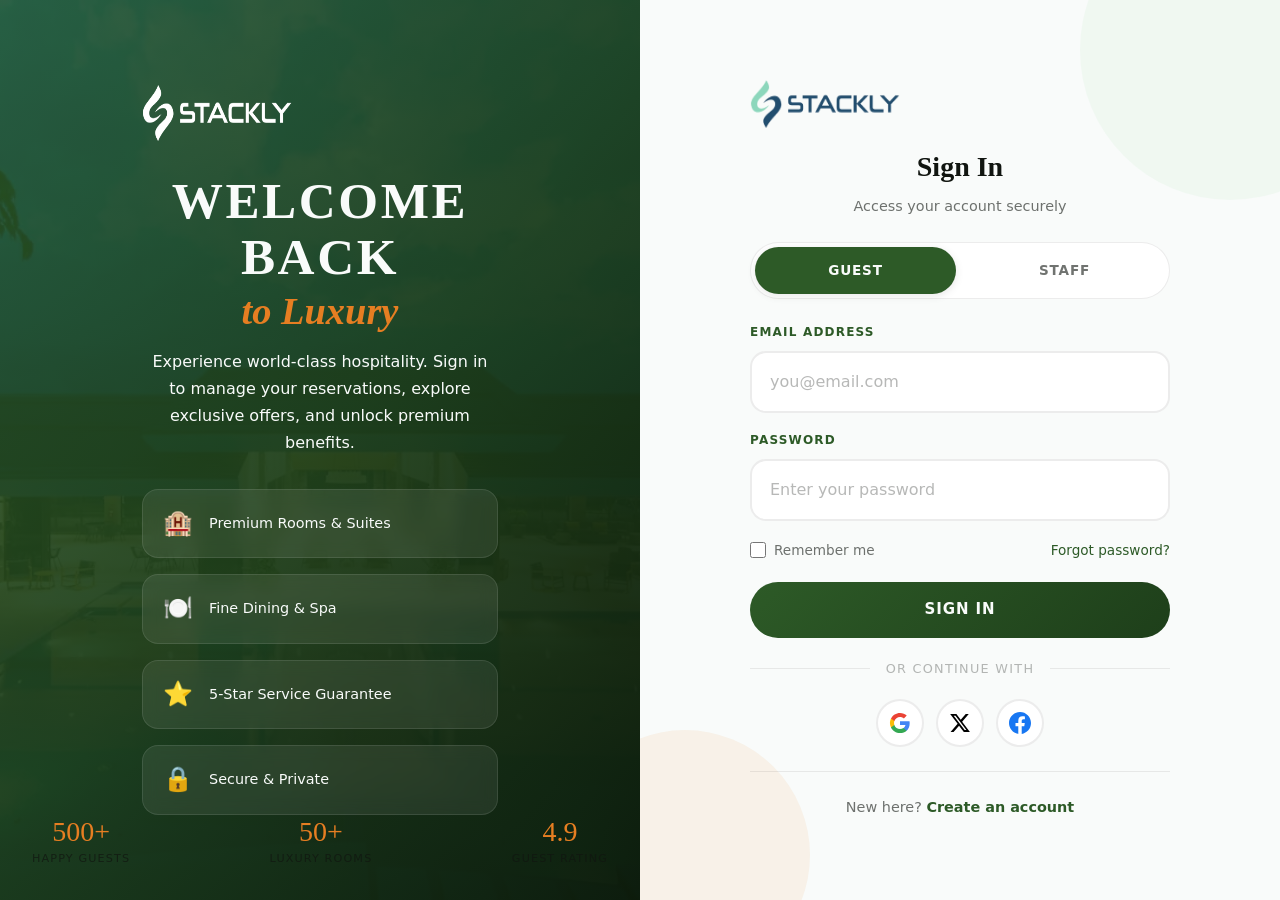
<file: dashboard.html>
<!DOCTYPE html>
<html lang="en">
<head>
  <meta charset="UTF-8" />
  <meta name="viewport" content="width=device-width, initial-scale=1.0" />
  <meta name="theme-color" content="#0A4D68" />
  <title>Dashboard — Stackly</title>
  <link rel="stylesheet" href="style.css" />
  <link rel="icon" href="assets/logo.webp" type="image/webp" />
</head>
<body>

<header class="navbar navbar--static scrolled" id="navbar">
  <div class="navbar__inner">
    <a href="index.html" class="navbar__logo"><img src="assets/logo.webp" alt="Stackly" width="150" height="48" /></a>
    <nav class="navbar__nav">
      <a href="index.html" class="navbar__link">Home</a>
      <a href="booking.html" class="navbar__link">Book</a>
      <a href="rooms.html" class="navbar__link">Rooms</a>
    </nav>
    <div class="navbar__cta">
      <span class="navbar__user-pill" id="dashNavRole">—</span>
      <button type="button" class="btn btn--ghost-nav btn--sm" id="dashLogout">Logout</button>
    </div>
    <button class="navbar__burger" id="burgerBtn" aria-label="Menu"><span></span><span></span><span></span></button>
  </div>
</header>

<div class="dashboard-layout">
  <aside class="dashboard-sidebar fade-left">
    <a href="index.html" style="display:block;margin-bottom:1.5rem;">
      <img src="assets/logo.webp" alt="Stackly" width="130" height="40" style="filter:brightness(0) invert(1);" />
    </a>
    <p style="font-size:0.85rem;opacity:0.8;margin-bottom:1rem;" id="dashWelcome">Welcome</p>
    <nav id="dashSideNav" aria-label="Dashboard"></nav>
  </aside>

  <div class="dashboard-main">
    <!-- GUEST -->
    <div class="dash-panel" data-role-panel="guest" id="panelGuest">
      <h1 class="t-heading" style="font-size:1.75rem;margin-bottom:0.5rem;">Guest Dashboard</h1>
      <p class="t-body mb-lg">Manage bookings, wishlist, and profile.</p>
      <div class="dash-stat-grid stagger-children">
        <div class="dash-stat animate-pulse-live"><span class="t-label">Upcoming</span><strong>2</strong> stays</div>
        <div class="dash-stat"><span class="t-label">Reward Points</span><strong data-counter="1240" data-suffix="">0</strong></div>
        <div class="dash-stat"><span class="t-label">Saved</span><strong>5</strong> rooms</div>
      </div>
      <h2 style="font-size:1.1rem;margin-bottom:0.75rem;">My Bookings</h2>
      <table class="dash-table">
        <thead><tr><th>Room</th><th>Check-in</th><th>Status</th><th></th></tr></thead>
        <tbody>
          <tr><td>Luxury Room</td><td>28 May 2026</td><td>Confirmed</td><td><a href="booking.html">Modify</a></td></tr>
          <tr><td>Family Room</td><td>12 Jun 2026</td><td>Pending</td><td><a href="contact.html">Support</a></td></tr>
        </tbody>
      </table>
      <a href="booking.html" class="btn btn--accent mt-lg" style="min-height:48px;">New Booking</a>
    </div>

    <!-- STAFF -->
    <div class="dash-panel" data-role-panel="staff" id="panelStaff">
      <h1 class="t-heading" style="font-size:1.75rem;margin-bottom:0.5rem;">Staff Dashboard</h1>
      <p class="t-body mb-lg">Today's operations — check-ins, housekeeping, guest requests.</p>
      <div class="dash-stat-grid">
        <div class="dash-stat"><span class="t-label">Arrivals Today</span><strong data-counter="18">0</strong></div>
        <div class="dash-stat"><span class="t-label">Departures</span><strong data-counter="12">0</strong></div>
        <div class="dash-stat"><span class="t-label">Rooms to Clean</span><strong data-counter="7">0</strong></div>
      </div>
      <table class="dash-table">
        <thead><tr><th>Guest</th><th>Room</th><th>Task</th><th>Priority</th></tr></thead>
        <tbody>
          <tr><td>R. Kumar</td><td>204</td><td>Check-in 2 PM</td><td>High</td></tr>
          <tr><td>Family Patel</td><td>112</td><td>Extra towels</td><td>Normal</td></tr>
          <tr><td>Walk-in</td><td>305</td><td>Room service</td><td>Normal</td></tr>
        </tbody>
      </table>
    </div>

    <!-- ADMIN -->
    <div class="dash-panel" data-role-panel="admin" id="panelAdmin">
      <h1 class="t-heading" style="font-size:1.75rem;margin-bottom:0.5rem;">Admin Dashboard</h1>
      <p class="t-body mb-lg">Revenue, occupancy, and team overview.</p>
      <div class="dash-stat-grid">
        <div class="dash-stat"><span class="t-label">Occupancy</span><strong data-counter="82" data-suffix="%">0%</strong></div>
        <div class="dash-stat"><span class="t-label">Revenue (MTD)</span><strong>₹<span data-counter="24" data-suffix="L">0</span></strong></div>
        <div class="dash-stat"><span class="t-label">Active Staff</span><strong data-counter="14">0</strong></div>
      </div>
      <table class="dash-table">
        <thead><tr><th>Metric</th><th>This Week</th><th>Change</th></tr></thead>
        <tbody>
          <tr><td>Direct bookings</td><td>156</td><td style="color:var(--clr-forest);">+12%</td></tr>
          <tr><td>Cancellation rate</td><td>3.2%</td><td style="color:var(--clr-coral);">-0.4%</td></tr>
          <tr><td>Avg. nightly rate</td><td>₹4,850</td><td style="color:var(--clr-forest);">+5%</td></tr>
        </tbody>
      </table>
    </div>
  </div>
</div>

<div class="toast-container" id="toastContainer"></div>
<script src="scripts/auth.js"></script>
<script src="scripts/app.js" defer></script>
<script>
  (function () {
    var session = StacklyAuth.requireAuth(['guest', 'staff', 'admin']);
    if (!session) return;
    StacklyAuth.syncDashboardRole();

    document.getElementById('dashWelcome').textContent = 'Hello, ' + session.name;
    document.getElementById('dashNavRole').textContent = session.role;
    document.getElementById('dashLogout').addEventListener('click', function () {
      StacklyAuth.logout();
    });

    document.querySelectorAll('.dash-panel').forEach(function (p) {
      p.classList.toggle('active', p.dataset.rolePanel === session.role);
    });

    var links = {
      guest: [
        { href: '#panelGuest', label: 'Overview', active: true },
        { href: 'booking.html', label: 'Book Room' },
        { href: 'rooms.html', label: 'Browse Rooms' },
        { href: 'contact.html', label: 'Support' }
      ],
      staff: [
        { href: '#panelStaff', label: 'Today', active: true },
        { href: 'rooms.html', label: 'Room Status' },
        { href: 'contact.html', label: 'Guest Messages' }
      ],
      admin: [
        { href: '#panelAdmin', label: 'Analytics', active: true },
        { href: 'services.html', label: 'Services' },
        { href: 'about.html', label: 'Property' }
      ]
    };

    var nav = document.getElementById('dashSideNav');
    (links[session.role] || links.guest).forEach(function (item) {
      var a = document.createElement('a');
      a.href = item.href;
      a.textContent = item.label;
      if (item.active) a.classList.add('active');
      nav.appendChild(a);
    });
  })();
</script>
</body>
</html>
</file>
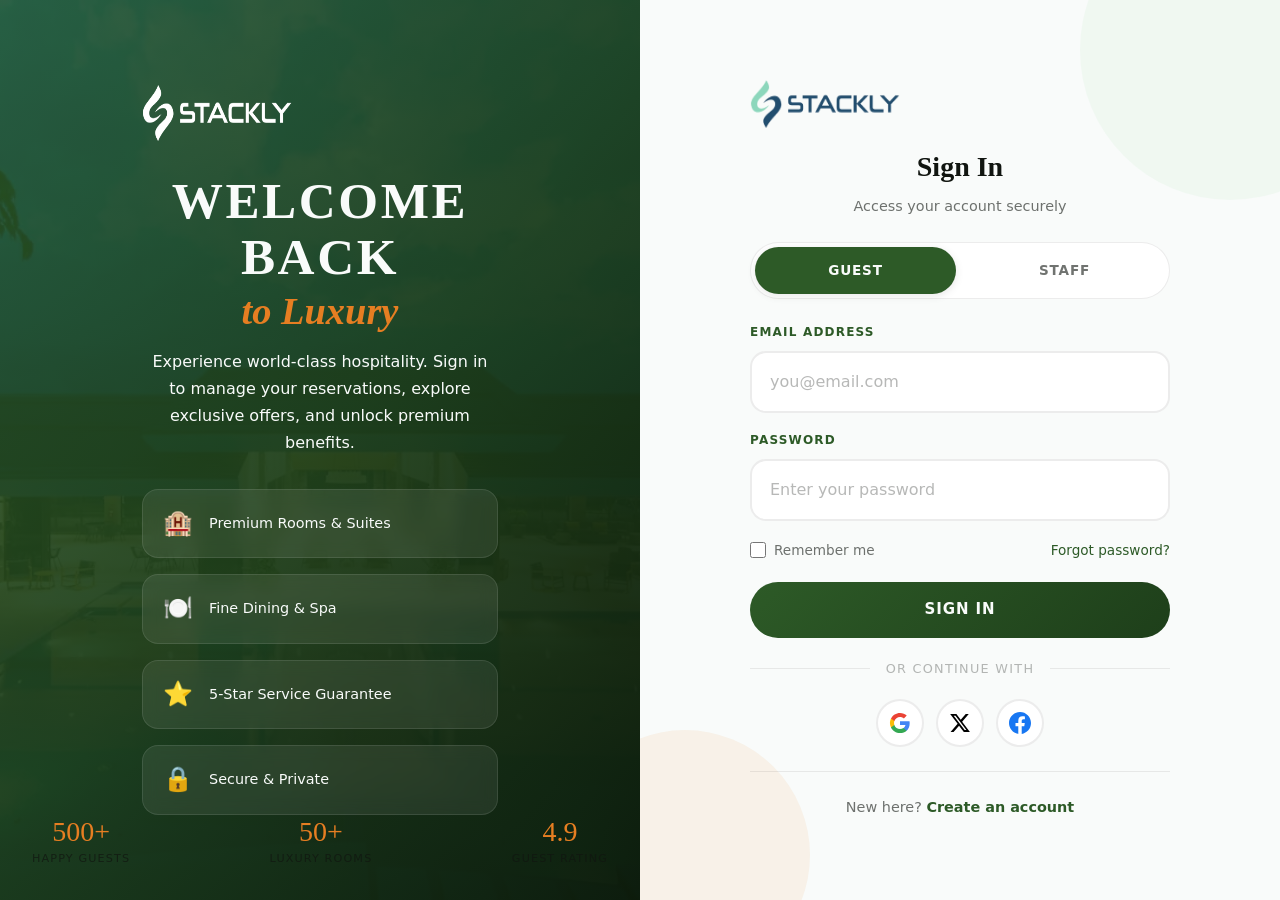
<file: login.html>
<!DOCTYPE html>
<html lang="en">
<head>
  <meta charset="UTF-8" />
  <meta name="viewport" content="width=device-width, initial-scale=1.0" />
  <meta name="theme-color" content="#2D5A27" />
  <title>Sign In — Stackly</title>
  <link rel="stylesheet" href="style.css" />
  <link rel="icon" type="image/webp" href="assets/top-logo.webp?v=1" />
  <style>
    * { margin: 0; padding: 0; box-sizing: border-box; }
    
    .auth-split {
      display: grid;
      grid-template-columns: 1fr 1fr;
      min-height: 100vh;
      overflow: hidden;
    }
    .auth-visual {
      position: relative;
      overflow: hidden;
      display: flex;
      align-items: center;
      justify-content: center;
    }
    .auth-visual__bg {
      position: absolute;
      inset: 0;
      background: url('assets/site-photo-46.webp') center/cover no-repeat;
      transition: transform 12s ease-in-out;
    }
    .auth-visual:hover .auth-visual__bg {
      transform: scale(1.08);
    }
    .auth-visual__overlay {
      position: absolute;
      inset: 0;
      background: linear-gradient(135deg, rgba(45,90,39,0.85) 0%, rgba(30,63,26,0.95) 50%, rgba(13,27,10,0.98) 100%);
    }
    .auth-visual__content {
      position: relative;
      z-index: 2;
      text-align: center;
      padding: 2rem;
      color: var(--clr-cream);
      max-width: 420px;
      width: 100%;
    }
    .auth-visual__logo {
      margin-bottom: 2rem;
      filter: brightness(0) invert(1);
      height: 56px;
      animation: fadeInDown 0.8s var(--ease-out) 0.2s both;
    }
    .auth-visual__title {
      font-family: var(--font-display);
      font-size: clamp(2rem, 4vw, 3.5rem);
      line-height: 1.1;
      margin-bottom: 1rem;
      text-transform: uppercase;
      letter-spacing: 0.05em;
      animation: fadeInUp 0.8s var(--ease-out) 0.4s both;
    }
    .auth-visual__title em {
      font-family: var(--font-serif);
      font-style: italic;
      text-transform: none;
      letter-spacing: 0;
      font-size: 0.75em;
      color: var(--clr-amber);
      display: block;
      margin-top: 0.25rem;
    }
    .auth-visual__desc {
      font-size: 1rem;
      line-height: 1.7;
      opacity: 0.85;
      margin-bottom: 2rem;
      animation: fadeInUp 0.8s var(--ease-out) 0.6s both;
    }
    .auth-visual__features {
      display: flex;
      flex-direction: column;
      gap: 1rem;
      text-align: left;
      animation: fadeInUp 0.8s var(--ease-out) 0.8s both;
    }
    .auth-visual__feature {
      display: flex;
      align-items: center;
      gap: 1rem;
      padding: 0.875rem 1.25rem;
      background: rgba(255,255,255,0.08);
      border-radius: var(--r-lg);
      border: 1px solid rgba(255,255,255,0.1);
      backdrop-filter: blur(8px);
      transition: all var(--dur-base) var(--ease-out);
    }
    .auth-visual__feature:hover {
      background: rgba(255,255,255,0.15);
      transform: translateX(6px);
      border-color: var(--clr-amber);
    }
    .auth-visual__feature-icon {
      font-size: 1.5rem;
      flex-shrink: 0;
    }
    .auth-visual__feature-text {
      font-size: 0.9rem;
      font-weight: 500;
    }
    .auth-visual__floating {
      position: absolute;
      bottom: 2rem;
      left: 2rem;
      right: 2rem;
      display: flex;
      justify-content: space-between;
      align-items: center;
      z-index: 2;
      animation: fadeIn 1s var(--ease-out) 1s both;
    }
    .auth-visual__stat {
      text-align: center;
    }
    .auth-visual__stat-number {
      font-family: var(--font-display);
      font-size: 1.75rem;
      color: var(--clr-amber);
      line-height: 1;
    }
    .auth-visual__stat-label {
      font-size: 0.7rem;
      text-transform: uppercase;
      letter-spacing: 0.1em;
      opacity: 0.7;
      margin-top: 0.25rem;
    }
    
    .auth-form-side {
      display: flex;
      align-items: center;
      justify-content: center;
      padding: 2rem;
      background: var(--clr-cream);
      position: relative;
      overflow: hidden;
    }
    .auth-form-side::before {
      content: '';
      position: absolute;
      top: -100px;
      right: -100px;
      width: 300px;
      height: 300px;
      background: var(--clr-sage-pale);
      border-radius: 50%;
      opacity: 0.5;
      animation: blobFloat 14s ease-in-out infinite;
    }
    .auth-form-side::after {
      content: '';
      position: absolute;
      bottom: -80px;
      left: -80px;
      width: 250px;
      height: 250px;
      background: var(--clr-amber);
      border-radius: 50%;
      opacity: 0.08;
      animation: blobFloat 14s ease-in-out infinite reverse;
    }
    
    .auth-card-v2 {
      width: 100%;
      max-width: 420px;
      position: relative;
      z-index: 2;
      animation: scaleIn 0.6s var(--ease-spring) 0.3s both;
    }
    .auth-card-v2__header {
      text-align: center;
      margin-bottom: 1.5rem;
    }
    .auth-card-v2__header img {
      height: 48px;
      margin-bottom: 1rem;
      filter: none;
    }
    .auth-card-v2__header h1 {
      font-family: var(--font-serif);
      font-size: 1.75rem;
      font-weight: 600;
      color: var(--clr-ink);
      margin-bottom: 0.25rem;
    }
    .auth-card-v2__header p {
      font-size: 0.9rem;
      color: var(--clr-ink-60);
    }
    
    .auth-role-tabs-v2 {
      display: grid;
      grid-template-columns: 1fr 1fr;
      gap: 0.5rem;
      margin-bottom: 1.5rem;
      background: var(--clr-white);
      padding: 4px;
      border-radius: var(--r-pill);
      border: 1px solid var(--clr-ink-10);
    }
    .auth-role-tab-v2 {
      padding: 0.75rem 1rem;
      border-radius: var(--r-pill);
      font-size: 0.85rem;
      font-weight: 600;
      text-transform: uppercase;
      letter-spacing: 0.06em;
      background: transparent;
      color: var(--clr-ink-60);
      border: none;
      cursor: pointer;
      transition: all var(--dur-fast) var(--ease-out);
      min-height: 44px;
    }
    .auth-role-tab-v2:hover {
      color: var(--clr-forest);
    }
    .auth-role-tab-v2.active {
      background: var(--clr-forest);
      color: var(--clr-cream);
      box-shadow: var(--shadow-sm);
    }
    
    .form-group-v2 {
      margin-bottom: 1.125rem;
      position: relative;
    }
    .form-group-v2 label {
      display: block;
      font-size: 0.75rem;
      font-weight: 700;
      letter-spacing: 0.1em;
      text-transform: uppercase;
      color: var(--clr-forest);
      margin-bottom: 0.5rem;
      transition: color var(--dur-fast);
    }
    .form-group-v2:focus-within label {
      color: var(--clr-amber);
    }
    .form-input-v2 {
      width: 100%;
      padding: 1rem 1.125rem;
      background: var(--clr-white);
      border: 2px solid var(--clr-ink-10);
      border-radius: var(--r-lg);
      font-size: 1rem;
      color: var(--clr-ink);
      transition: all var(--dur-fast) var(--ease-out);
      min-height: 52px;
    }
    .form-input-v2:focus {
      border-color: var(--clr-forest);
      box-shadow: 0 0 0 4px rgba(45,90,39,0.12);
      outline: none;
    }
    .form-input-v2::placeholder {
      color: var(--clr-ink-30);
    }
    .form-input-v2.error {
      border-color: #e74c3c;
      box-shadow: 0 0 0 4px rgba(231,76,60,0.12);
    }
    .form-error-msg {
      color: #e74c3c;
      font-size: 0.8rem;
      margin-top: 0.35rem;
      display: none;
    }
    .form-error-msg.show {
      display: block;
    }
    
    .auth-submit-btn {
      width: 100%;
      min-height: 56px;
      background: linear-gradient(135deg, var(--clr-forest) 0%, var(--clr-forest-mid) 100%);
      color: var(--clr-cream);
      border: none;
      border-radius: var(--r-pill);
      font-size: 0.9375rem;
      font-weight: 600;
      letter-spacing: 0.06em;
      text-transform: uppercase;
      cursor: pointer;
      transition: all var(--dur-base) var(--ease-out);
      position: relative;
      overflow: hidden;
    }
    .auth-submit-btn::before {
      content: '';
      position: absolute;
      inset: 0;
      background: linear-gradient(135deg, var(--clr-amber) 0%, var(--clr-amber-lt) 100%);
      opacity: 0;
      transition: opacity var(--dur-base);
    }
    .auth-submit-btn:hover::before {
      opacity: 1;
    }
    .auth-submit-btn span {
      position: relative;
      z-index: 1;
    }
    .auth-submit-btn:hover {
      transform: translateY(-2px);
      box-shadow: 0 12px 32px rgba(45,90,39,0.3);
    }
    .auth-submit-btn:active {
      transform: translateY(0) scale(0.98);
    }
    .auth-submit-btn:disabled {
      opacity: 0.6;
      cursor: not-allowed;
      transform: none;
    }
    
    .auth-footer {
      text-align: center;
      margin-top: 1.5rem;
      padding-top: 1.5rem;
      border-top: 1px solid var(--clr-ink-10);
    }
    .auth-footer p {
      font-size: 0.9rem;
      color: var(--clr-ink-60);
    }
    .auth-footer a {
      color: var(--clr-forest);
      font-weight: 600;
      position: relative;
    }
    .auth-footer a::after {
      content: '';
      position: absolute;
      bottom: -2px;
      left: 0;
      width: 0;
      height: 2px;
      background: var(--clr-forest);
      transition: width var(--dur-base) var(--ease-out);
    }
    .auth-footer a:hover::after {
      width: 100%;
    }
    
    .auth-divider {
      display: flex;
      align-items: center;
      gap: 1rem;
      margin: 1.25rem 0;
      color: var(--clr-ink-30);
      font-size: 0.8rem;
      text-transform: uppercase;
      letter-spacing: 0.1em;
    }
    .auth-divider::before,
    .auth-divider::after {
      content: '';
      flex: 1;
      height: 1px;
      background: var(--clr-ink-10);
    }
    
    .auth-social {
      display: flex;
      gap: 0.75rem;
      justify-content: center;
    }
    .auth-social-btn {
      width: 48px;
      height: 48px;
      border-radius: 50%;
      border: 2px solid var(--clr-ink-10);
      background: var(--clr-white);
      display: flex;
      align-items: center;
      justify-content: center;
      cursor: pointer;
      transition: all var(--dur-fast) var(--ease-out);
      padding: 0;
    }
    .auth-social-btn svg {
      width: 22px;
      height: 22px;
      display: block;
    }
    .auth-social-btn:hover {
      border-color: var(--clr-forest);
      transform: translateY(-3px);
      box-shadow: var(--shadow-sm);
    }
    .auth-social-btn--google:hover {
      border-color: #4285f4;
    }
    .auth-social-btn--x:hover {
      border-color: #000;
    }
    .auth-social-btn--facebook:hover {
      border-color: #1877f2;
    }
    
    @keyframes fadeInDown {
      from { opacity: 0; transform: translateY(-30px); }
      to { opacity: 1; transform: translateY(0); }
    }
    @keyframes fadeInUp {
      from { opacity: 0; transform: translateY(30px); }
      to { opacity: 1; transform: translateY(0); }
    }
    @keyframes fadeIn {
      from { opacity: 0; }
      to { opacity: 1; }
    }
    @keyframes scaleIn {
      from { opacity: 0; transform: scale(0.9); }
      to { opacity: 1; transform: scale(1); }
    }
    
    @media (max-width: 900px) {
      .auth-split {
        grid-template-columns: 1fr;
      }
      .auth-visual {
        min-height: 35vh;
        padding: 2rem 1rem;
      }
      .auth-visual__features {
        display: none;
      }
      .auth-visual__floating {
        display: none;
      }
      .auth-form-side {
        padding: 1.5rem;
      }
    }
    
    @media (max-width: 480px) {
      .auth-visual {
        min-height: 25vh;
      }
      .auth-visual__title {
        font-size: 1.75rem;
      }
      .auth-card-v2 {
        max-width: 100%;
      }
      .auth-form-side {
        padding: 1rem;
      }
    }
  </style>
</head>
<body>

  <div class="auth-split">
    <!-- Left: Visual Side -->
    <div class="auth-visual">
      <div class="auth-visual__bg"></div>
      <div class="auth-visual__overlay"></div>
      <div class="auth-visual__content">
        <a href="index.html"><img src="assets/logo.webp" alt="Stackly" class="auth-visual__logo" width="150" height="48" /></a>
        <h2 class="auth-visual__title">
          Welcome Back
          <em>to Luxury</em>
        </h2>
        <p class="auth-visual__desc">
          Experience world-class hospitality. Sign in to manage your reservations, explore exclusive offers, and unlock premium benefits.
        </p>
        <div class="auth-visual__features">
          <div class="auth-visual__feature">
            <span class="auth-visual__feature-icon">🏨</span>
            <span class="auth-visual__feature-text">Premium Rooms & Suites</span>
          </div>
          <div class="auth-visual__feature">
            <span class="auth-visual__feature-icon">🍽️</span>
            <span class="auth-visual__feature-text">Fine Dining & Spa</span>
          </div>
          <div class="auth-visual__feature">
            <span class="auth-visual__feature-icon">⭐</span>
            <span class="auth-visual__feature-text">5-Star Service Guarantee</span>
          </div>
          <div class="auth-visual__feature">
            <span class="auth-visual__feature-icon">🔒</span>
            <span class="auth-visual__feature-text">Secure & Private</span>
          </div>
        </div>
      </div>
      <div class="auth-visual__floating">
        <div class="auth-visual__stat">
          <div class="auth-visual__stat-number">500+</div>
          <div class="auth-visual__stat-label">Happy Guests</div>
        </div>
        <div class="auth-visual__stat">
          <div class="auth-visual__stat-number">50+</div>
          <div class="auth-visual__stat-label">Luxury Rooms</div>
        </div>
        <div class="auth-visual__stat">
          <div class="auth-visual__stat-number">4.9</div>
          <div class="auth-visual__stat-label">Guest Rating</div>
        </div>
      </div>
    </div>

    <!-- Right: Form Side -->
    <div class="auth-form-side">
      <div class="auth-card-v2">
        <div class="auth-card-v2__header">
          <a href="index.html"><img src="assets/logo.webp" alt="Stackly" width="150" height="48" /></a>
          <h1>Sign In</h1>
          <p>Access your account securely</p>
        </div>

        <div class="auth-role-tabs-v2" role="tablist">
          <button type="button" class="auth-role-tab-v2 active" data-role="guest">Guest</button>
          <button type="button" class="auth-role-tab-v2" data-role="staff">Staff</button>
        </div>

        <form id="loginForm" novalidate>
          <input type="hidden" id="loginRole" value="guest" />
          
          <div class="form-group-v2">
            <label for="loginEmail">Email Address</label>
            <input class="form-input-v2" type="email" id="loginEmail" required autocomplete="email" placeholder="you@email.com" />
            <div class="form-error-msg" id="emailError">Please enter a valid email address.</div>
          </div>
          
          <div class="form-group-v2">
            <label for="loginPassword">Password</label>
            <input class="form-input-v2" type="password" id="loginPassword" required autocomplete="current-password" placeholder="Enter your password" minlength="6" />
            <div class="form-error-msg" id="passwordError">Password must be at least 6 characters.</div>
          </div>
          
          <div style="display:flex;justify-content:space-between;align-items:center;margin-bottom:1.25rem;font-size:0.85rem;">
            <label style="display:flex;align-items:center;gap:0.5rem;color:var(--clr-ink-60);cursor:pointer;">
              <input type="checkbox" id="rememberMe" style="width:16px;height:16px;accent-color:var(--clr-forest);" />
              Remember me
            </label>
            <a href="404.html" style="color:var(--clr-forest);font-weight:500;">Forgot password?</a>
          </div>
          
          <button type="submit" class="auth-submit-btn" id="loginSubmitBtn"><span>Sign In</span></button>
        </form>

        <div class="auth-divider">or continue with</div>
        
        <div class="auth-social">
          <button type="button" class="auth-social-btn auth-social-btn--google" title="Continue with Google" aria-label="Continue with Google" onclick="window.location.href='404.html'">
            <svg viewBox="0 0 24 24" aria-hidden="true"><path fill="#4285F4" d="M22.56 12.25c0-.78-.07-1.53-.2-2.25H12v4.26h5.92c-.26 1.37-1.04 2.53-2.21 3.31v2.77h3.57c2.08-1.92 3.28-4.74 3.28-8.09z"/><path fill="#34A853" d="M12 23c2.97 0 5.46-.98 7.28-2.66l-3.57-2.77c-.98.66-2.23 1.06-3.71 1.06-2.86 0-5.29-1.93-6.16-4.53H2.18v2.84C3.99 20.53 7.7 23 12 23z"/><path fill="#FBBC05" d="M5.84 14.09c-.22-.66-.35-1.36-.35-2.09s.13-1.43.35-2.09V7.07H2.18C1.43 8.55 1 10.22 1 12s.43 3.45 1.18 4.93l2.85-2.22.81-.62z"/><path fill="#EA4335" d="M12 5.38c1.62 0 3.06.56 4.21 1.64l3.15-3.15C17.45 2.09 14.97 1 12 1 7.7 1 3.99 3.47 2.18 7.07l3.66 2.84c.87-2.6 3.3-4.53 6.16-4.53z"/></svg>
          </button>
          <button type="button" class="auth-social-btn auth-social-btn--x" title="Continue with X" aria-label="Continue with X" onclick="window.location.href='404.html'">
            <svg viewBox="0 0 24 24" aria-hidden="true"><path fill="#000" d="M18.244 2.25h3.308l-7.227 8.26 8.502 11.24H16.17l-5.214-6.817L4.99 21.75H1.68l7.73-8.835L1.254 2.25H8.08l4.713 6.231zm-1.161 17.52h1.833L7.084 4.126H5.117z"/></svg>
          </button>
          <button type="button" class="auth-social-btn auth-social-btn--facebook" title="Continue with Facebook" aria-label="Continue with Facebook" onclick="window.location.href='404.html'">
            <svg viewBox="0 0 24 24" aria-hidden="true"><path fill="#1877F2" d="M24 12.073c0-6.627-5.373-12-12-12s-12 5.373-12 12c0 5.99 4.388 10.954 10.125 11.854v-8.385H7.078v-3.47h3.047V9.43c0-3.007 1.792-4.669 4.533-4.669 1.312 0 2.686.235 2.686.235v2.953H15.83c-1.491 0-1.956.925-1.956 1.874v2.25h3.328l-.532 3.47h-2.796v8.385C19.612 23.027 24 18.062 24 12.073z"/></svg>
          </button>
        </div>

        <div class="auth-footer">
          <p>New here? <a href="signup.html">Create an account</a></p>
        </div>
      </div>
    </div>
  </div>

  <div class="toast-container" id="toastContainer"></div>
  <script src="scripts/auth.js" defer></script>
  <script src="scripts/app.js" defer></script>
  <script>
    document.addEventListener('DOMContentLoaded', function() {
      // Check if StacklyAuth loaded properly with retry
      if (typeof StacklyAuth === 'undefined') {
        console.error('StacklyAuth not loaded! auth.js may have failed to load.');
        showToast('Authentication system loading... Please wait.', 'info');
        setTimeout(function() {
          if (typeof StacklyAuth === 'undefined') {
            showToast('Authentication system failed to load. Please refresh.', 'error');
          } else {
            initLoginPage();
          }
        }, 500);
        return;
      }
      initLoginPage();
    });

    function initLoginPage() {
      // ===== ROLE TABS =====
      var tabs = document.querySelectorAll('.auth-role-tab-v2');
      var roleInput = document.getElementById('loginRole');
      if (tabs.length && roleInput) {
        tabs.forEach(function (tab) {
          tab.addEventListener('click', function () {
            tabs.forEach(function (t) { t.classList.remove('active'); });
            tab.classList.add('active');
            roleInput.value = tab.dataset.role;
          });
        });
      }

      // ===== FORM ELEMENTS =====
      var form = document.getElementById('loginForm');
      var emailInput = document.getElementById('loginEmail');
      var passwordInput = document.getElementById('loginPassword');
      var emailError = document.getElementById('emailError');
      var passwordError = document.getElementById('passwordError');
      var submitBtn = document.getElementById('loginSubmitBtn');

      if (!form || !emailInput || !passwordInput || !submitBtn) {
        console.error('Login form elements not found!');
        return;
      }

      // ===== VALIDATION FUNCTIONS =====
      function validateEmail() {
        var email = emailInput.value.trim();
        var isValid = /^[^\s@]+@[^\s@]+\.[^\s@]+$/.test(email);
        if (!isValid && email.length > 0) {
          emailInput.classList.add('error');
          if (emailError) emailError.classList.add('show');
          return false;
        } else {
          emailInput.classList.remove('error');
          if (emailError) emailError.classList.remove('show');
          return true;
        }
      }

      function validatePassword() {
        var password = passwordInput.value;
        if (password.length > 0 && password.length < 6) {
          passwordInput.classList.add('error');
          if (passwordError) passwordError.classList.add('show');
          return false;
        } else {
          passwordInput.classList.remove('error');
          if (passwordError) passwordError.classList.remove('show');
          return true;
        }
      }

      // Real-time validation
      emailInput.addEventListener('blur', validateEmail);
      emailInput.addEventListener('input', function() {
        if (emailInput.classList.contains('error')) validateEmail();
      });

      passwordInput.addEventListener('blur', validatePassword);
      passwordInput.addEventListener('input', function() {
        if (passwordInput.classList.contains('error')) validatePassword();
      });

      // ===== FORM SUBMISSION =====
      form.addEventListener('submit', function (e) {
        e.preventDefault();
        e.stopPropagation();

        var email = emailInput.value.trim();
        var password = passwordInput.value;
        var role = roleInput ? roleInput.value : 'guest';

        // Validate
        var emailValid = validateEmail();
        var passwordValid = validatePassword();

        if (!email || !password) {
          showToast('Please fill in all fields.', 'error');
          return;
        }

        if (!emailValid || !passwordValid) {
          showToast('Please fix the errors above.', 'error');
          return;
        }

        // Check auth system
        if (typeof StacklyAuth === 'undefined' || !StacklyAuth.login) {
          showToast('Authentication not ready. Please refresh.', 'error');
          return;
        }

        // Show loading state
        var originalText = submitBtn.querySelector('span') ? submitBtn.querySelector('span').textContent : 'Sign In';
        submitBtn.disabled = true;
        var span = submitBtn.querySelector('span');
        if (span) span.textContent = 'Signing In...';

        // Attempt login
        setTimeout(function() {
          try {
            var res = StacklyAuth.login(email, password, role);

            if (res && res.ok && res.user) {
              showToast('Welcome back, ' + res.user.name + '!', 'success');
              setTimeout(function () {
                window.location.href = res.redirect || 'dashboard-guest.html';
              }, 1000);
            } else {
              // Failed - re-enable button
              submitBtn.disabled = false;
              if (span) span.textContent = originalText;
              var msg = (res && res.message) ? res.message : 'Login failed. Please check your credentials.';
              showToast(msg, 'error');
            }
          } catch (err) {
            // Error - re-enable button
            submitBtn.disabled = false;
            if (span) span.textContent = originalText;
            console.error('Login error:', err);
            showToast('Login failed. Please try again.', 'error');
          }
        }, 500);
      });
    }

    // Helper function for toast (in case StacklyToast not ready)
    function showToast(message, type) {
      if (window.StacklyToast) {
        StacklyToast(message, type);
      } else {
        console.log('[' + (type || 'info') + '] ' + message);
        // Fallback alert for critical errors
        if (type === 'error') alert(message);
        if (type === 'success') alert(message);
      }
    }
  </script>
</body>
</html>
</file>
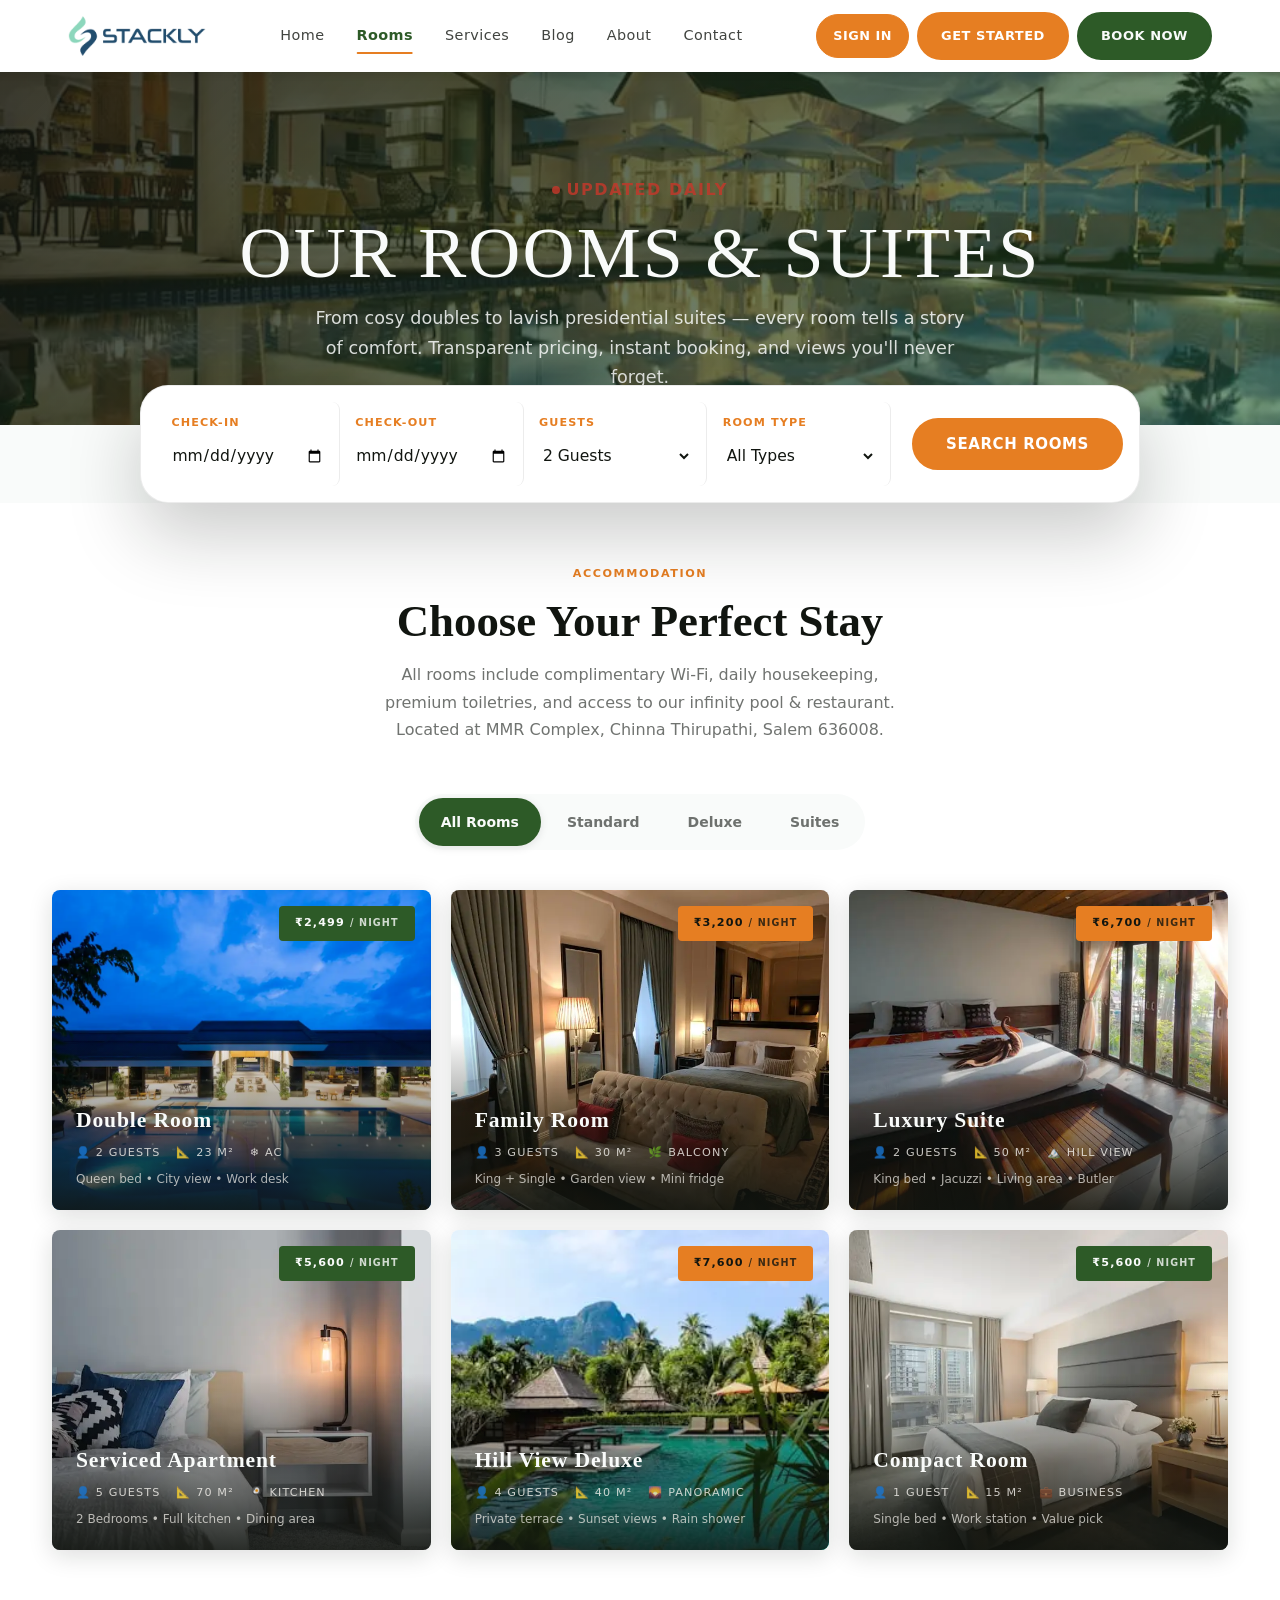
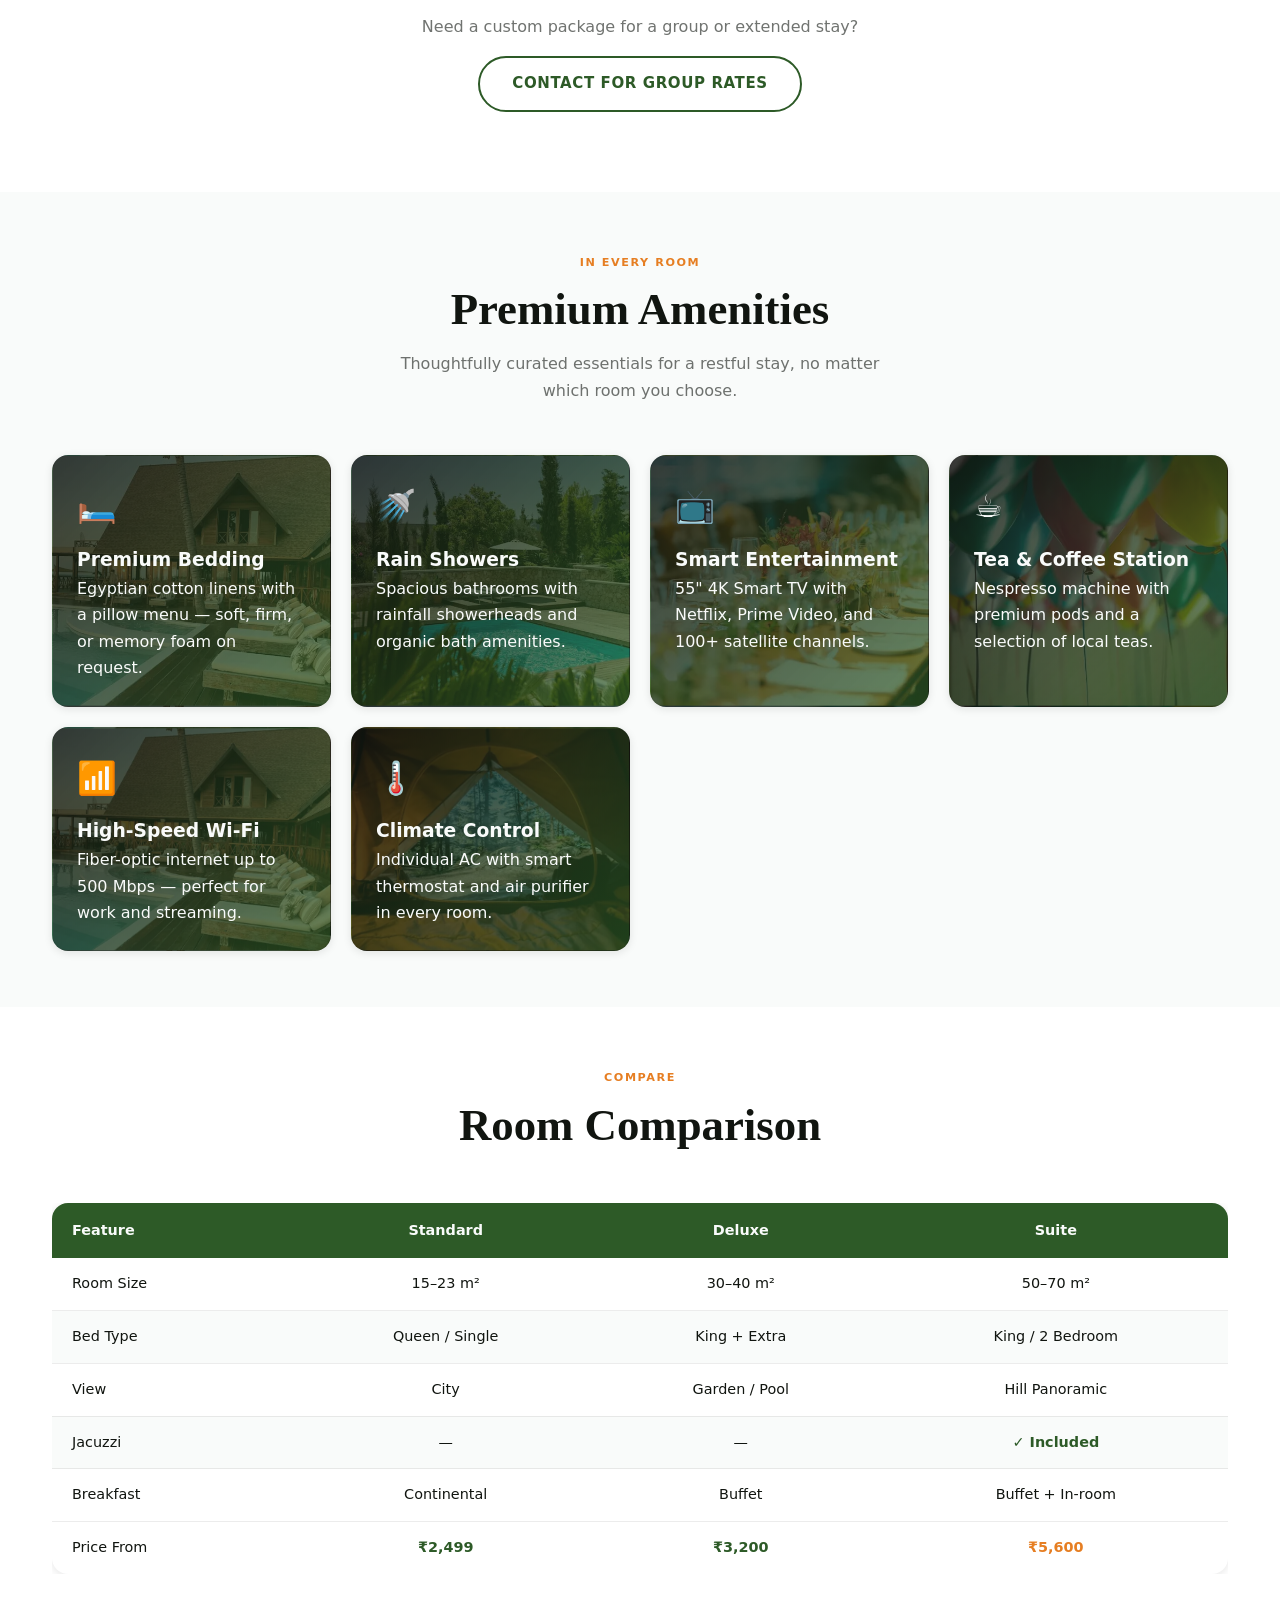
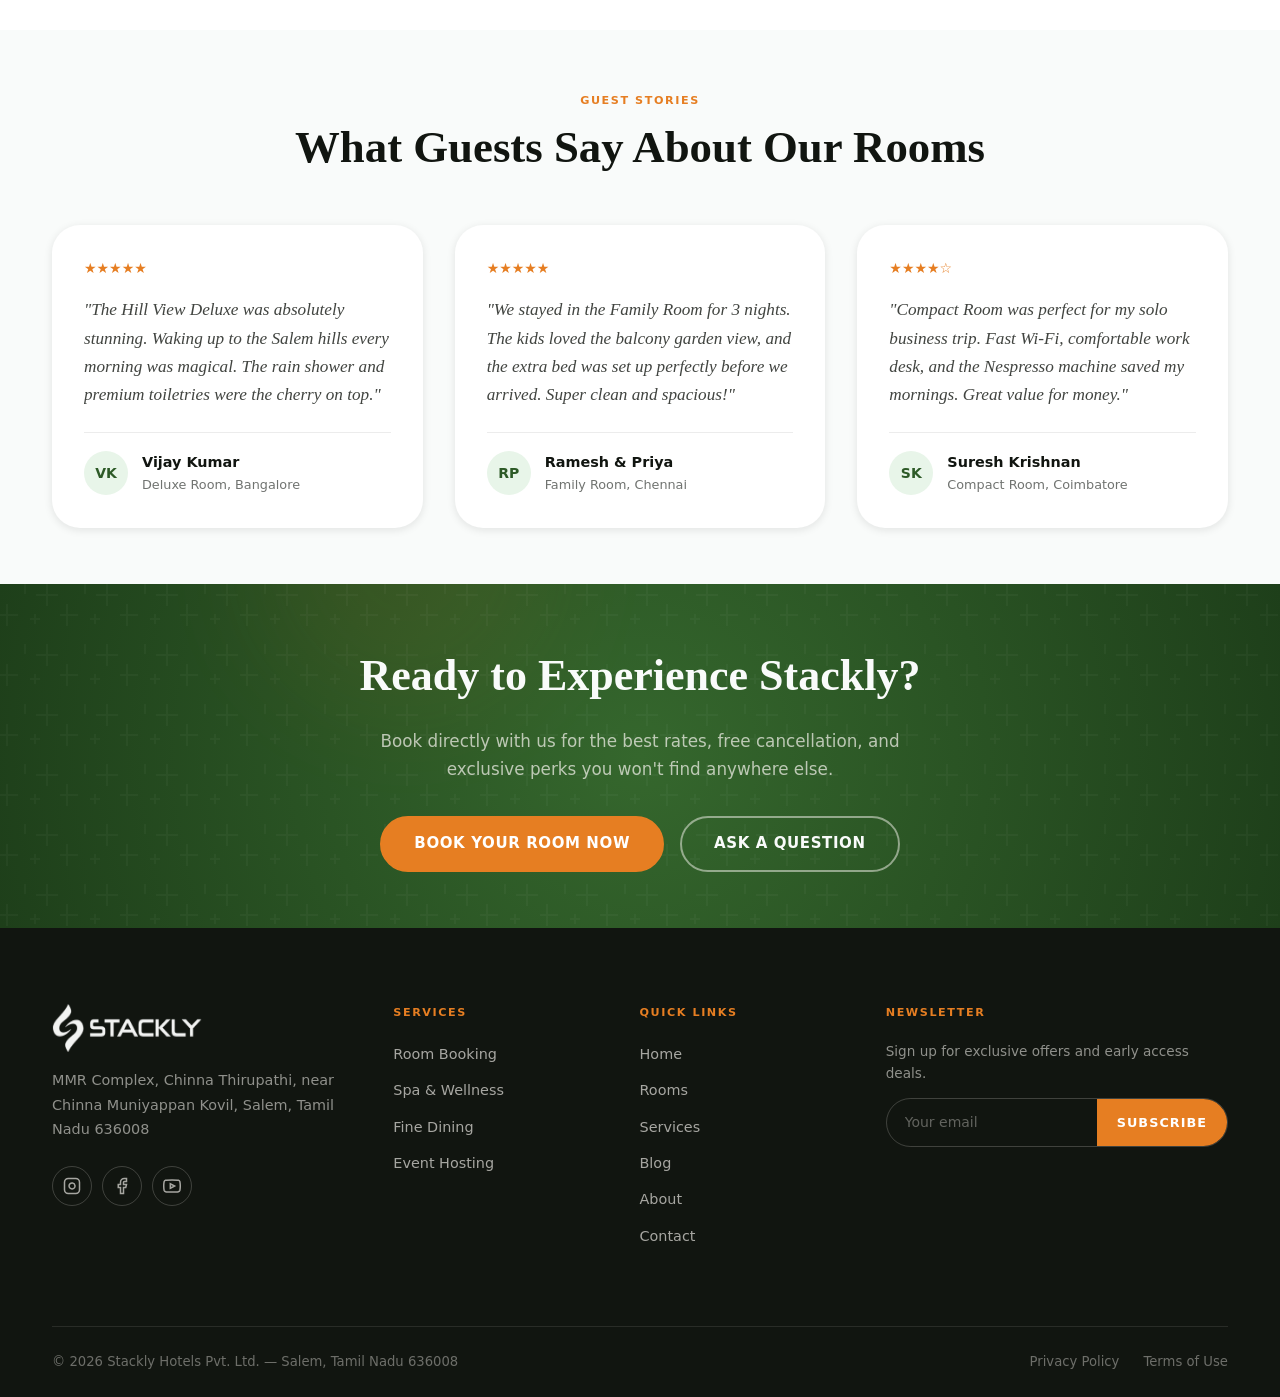
<file: rooms.html>
<!DOCTYPE html>
<html lang="en">
<head>
  <meta charset="UTF-8" />
  <meta name="viewport" content="width=device-width, initial-scale=1.0" />
  <meta name="theme-color" content="#2D5A27" />
  <title>Rooms & Suites — Stackly Hotel Salem</title>
  <link rel="stylesheet" href="style.css" /> 
  <link rel="icon" type="image/webp" href="assets/top-logo.webp?v=1" />
</head>
<body class="rooms-page">

<!-- ══════════════════════════════════════
     NAVBAR
════════════════════════════════════════ -->
<header class="navbar navbar--static scrolled" id="navbar">
  <div class="navbar__inner">
    <a href="index.html" class="navbar__logo"><img src="assets/logo.webp" alt="Stackly" width="150" height="48" /></a>
    <nav class="navbar__nav">
      <a href="index.html" class="navbar__link">Home</a>
      <a href="rooms.html" class="navbar__link active">Rooms</a>
      <a href="services.html" class="navbar__link">Services</a>
      <a href="blog.html" class="navbar__link">Blog</a>
      <a href="about.html" class="navbar__link">About</a>
      <a href="contact.html" class="navbar__link">Contact</a>
    </nav>
    <div class="navbar__cta navbar__auth" id="navAuthGuest">
      <a href="login.html" class="btn btn--ghost-nav btn--sm">Sign In</a>
      <a href="signup.html" class="btn btn--accent btn--sm">Get Started</a>
    </div>
    <div class="navbar__auth navbar__user" id="navAuthUser">
      <span class="navbar__user-pill" id="navRolePill">guest</span>
      <a href="dashboard-guest.html" class="btn btn--accent btn--sm" id="navDashboardLink">Dashboard</a>
      <button type="button" class="btn btn--ghost-nav btn--sm" id="navLogoutBtn">Logout</button>
    </div>
    <button class="navbar__burger" id="burgerBtn" aria-label="Menu"><span></span><span></span><span></span></button>
  </div>
</header>
<div class="nav-overlay" id="navOverlay" role="dialog" aria-modal="true" aria-label="Navigation menu">
  <div class="nav-overlay__header">
    <button type="button" class="nav-overlay__close" id="overlayCloseBtn" aria-label="Close menu">
      <span></span>
      <span></span>
      <span></span>
    </button>
    <a href="index.html" class="nav-overlay__brand" aria-label="Stackly — Home">
      <img src="assets/logo.webp" alt="Stackly" width="130" height="42" />
    </a>
  </div>
  <nav>
    <ul class="nav-overlay__list">
      <li class="nav-overlay__item">
        <a href="index.html"    class="nav-overlay__link">Home         <span>01</span></a>
      </li>
      <li class="nav-overlay__item">
        <a href="rooms.html"    class="nav-overlay__link">Rooms        <span>02</span></a>
      </li>
      <li class="nav-overlay__item">
        <a href="services.html" class="nav-overlay__link">Services     <span>03</span></a>
      </li>
      <li class="nav-overlay__item">
        <a href="blog.html"  class="nav-overlay__link">Blog      <span>04</span></a>
      </li>
      <li class="nav-overlay__item">
        <a href="about.html"    class="nav-overlay__link">About        <span>05</span></a>
      </li>
      <li class="nav-overlay__item">
        <a href="contact.html"  class="nav-overlay__link">Contact      <span>06</span></a>
      </li>
    </ul>
  </nav>
  <div class="nav-overlay__footer">
    <div class="nav-overlay__auth">
      <a href="login.html"  class="btn btn--ghost-lt btn--sm">Sign In</a>
      <a href="signup.html" class="btn btn--accent  btn--sm">Get Started</a>
    </div>
    <a href="booking.html" class="btn btn--primary nav-overlay__book-btn">Book Now</a>
  </div>
</div>

<main>
  <!-- ══════════════════════════════════════
       PAGE HERO
  ════════════════════════════════════════ -->
  <header class="page-hero fade-up" style="background: linear-gradient(135deg, #1E3F1A 0%, #2D5A27 50%, #0D1B0A 100%); position: relative; overflow: hidden;">
    <div class="ambient-blobs" aria-hidden="true" style="opacity: 0.3;">
      <span style="width: 350px; height: 350px; background: var(--clr-amber); top: -10%; left: 60%;"></span>
      <span style="width: 250px; height: 250px; background: var(--clr-sage); bottom: -20%; right: 10%;"></span>
    </div>
    <div class="container" style="position: relative; z-index: 2;">
      <p class="live-badge" style="justify-content: center; margin-bottom: 1rem;">Updated daily</p>
      <h1 style="font-family: var(--font-display); font-size: clamp(2.5rem, 6vw, 4.5rem); letter-spacing: 0.03em; text-transform: uppercase; line-height: 0.95; margin-bottom: 1rem;">Our Rooms & Suites</h1>
      <p style="opacity: 0.85; max-width: 60ch; margin: 0 auto; font-size: 1.1rem; line-height: 1.7;">From cosy doubles to lavish presidential suites — every room tells a story of comfort. Transparent pricing, instant booking, and views you'll never forget.</p>
    </div>
  </header>

  <!-- ══════════════════════════════════════
       QUICK BOOKING BAR
  ════════════════════════════════════════ -->
  <div class="booking-bar" style="margin-top: -40px; position: relative; z-index: 10;">
    <div class="container">
      <div class="booking-bar__card fade-up">
        <div class="booking-bar__field">
          <label>Check-in</label>
          <input type="date" id="roomCheckin" />
        </div>
        <div class="booking-bar__field">
          <label>Check-out</label>
          <input type="date" id="roomCheckout" />
        </div>
        <div class="booking-bar__field">
          <label>Guests</label>
          <select id="roomGuests">
            <option>1 Guest</option>
            <option selected>2 Guests</option>
            <option>3 Guests</option>
            <option>4+ Guests</option>
          </select>
        </div>
        <div class="booking-bar__field">
          <label>Room Type</label>
          <select id="roomTypeFilter">
            <option>All Types</option>
            <option>Standard</option>
            <option>Deluxe</option>
            <option>Suite</option>
          </select>
        </div>
        <div class="booking-bar__submit">
          <a href="booking.html" class="btn btn--accent" style="min-height: 52px;">Search Rooms</a>
        </div>
      </div>
    </div>
  </div>

  <!-- ══════════════════════════════════════
       ROOM CATEGORIES TABS
  ════════════════════════════════════════ -->
  <section class="section section--white page-content">
    <div class="container">
      <div class="sec-header sec-header--center fade-up">
        <span class="sec-header__eyebrow">Accommodation</span>
        <h2 class="sec-header__title">Choose Your Perfect Stay</h2>
        <p class="sec-header__body">All rooms include complimentary Wi‑Fi, daily housekeeping, premium toiletries, and access to our infinity pool & restaurant. Located at MMR Complex, Chinna Thirupathi, Salem 636008.</p>
      </div>

      <div class="tabs fade-up delay-1" role="tablist" style="margin: 0 auto 2.5rem;">
        <button class="tab-btn active" data-tab="all">All Rooms</button>
        <button class="tab-btn" data-tab="standard">Standard</button>
        <button class="tab-btn" data-tab="deluxe">Deluxe</button>
        <button class="tab-btn" data-tab="suite">Suites</button>
      </div>

      <!-- ══════════════════════════════════════
           ROOM GRID
      ════════════════════════════════════════ -->
      <div class="room-tiles" id="roomsGrid" style="margin-top: 1.5rem;">

        <!-- Double Room -->
        <article class="room-tile fade-up" data-category="standard">
          <a class="room-tile__link" href="booking.html?room=double" aria-label="Book Double Room"></a>
          <span class="room-tile__price">₹2,499 <small style="font-size: 0.6rem; opacity: 0.8;">/ night</small></span>
          <img class="room-tile__img" src="assets/site-photo-46.webp" alt="Double Room with queen bed" loading="lazy" />
          <div class="room-tile__overlay">
            <h3 class="room-tile__title">Double Room</h3>
            <div class="room-tile__meta"><span>👤 2 Guests</span><span>📐 23 m²</span><span>❄️ AC</span></div>
            <div style="margin-top: 0.5rem; font-size: 0.75rem; color: rgba(248,245,240,0.7);">Queen bed • City view • Work desk</div>
          </div>
        </article>

        <!-- Family Room -->
        <article class="room-tile fade-up delay-1" data-category="deluxe">
          <a class="room-tile__link" href="booking.html?room=family" aria-label="Book Family Room"></a>
          <span class="room-tile__price room-tile__price--accent">₹3,200 <small style="font-size: 0.6rem; opacity: 0.8;">/ night</small></span>
          <img class="room-tile__img" src="assets/site-photo-33.webp" alt="Family Room with balcony" loading="lazy" />
          <div class="room-tile__overlay">
            <h3 class="room-tile__title">Family Room</h3>
            <div class="room-tile__meta"><span>👤 3 Guests</span><span>📐 30 m²</span><span>🌿 Balcony</span></div>
            <div style="margin-top: 0.5rem; font-size: 0.75rem; color: rgba(248,245,240,0.7);">King + Single • Garden view • Mini fridge</div>
          </div>
        </article>

        <!-- Luxury Suite -->
        <article class="room-tile fade-up delay-2" data-category="suite">
          <a class="room-tile__link" href="booking.html?room=luxury" aria-label="Book Luxury Suite"></a>
          <span class="room-tile__price room-tile__price--accent">₹6,700 <small style="font-size: 0.6rem; opacity: 0.8;">/ night</small></span>
          <img class="room-tile__img" src="assets/site-photo-34.webp" alt="Luxury Suite interior" loading="lazy" />
          <div class="room-tile__overlay">
            <h3 class="room-tile__title">Luxury Suite</h3>
            <div class="room-tile__meta"><span>👤 2 Guests</span><span>📐 50 m²</span><span>🏔️ Hill View</span></div>
            <div style="margin-top: 0.5rem; font-size: 0.75rem; color: rgba(248,245,240,0.7);">King bed • Jacuzzi • Living area • Butler</div>
          </div>
        </article>

        <!-- Apartment -->
        <article class="room-tile fade-up" data-category="suite">
          <a class="room-tile__link" href="booking.html?room=apartment" aria-label="Book Apartment"></a>
          <span class="room-tile__price">₹5,600 <small style="font-size: 0.6rem; opacity: 0.8;">/ night</small></span>
          <img class="room-tile__img" src="assets/site-photo-35.webp" alt="Apartment with kitchen" loading="lazy" />
          <div class="room-tile__overlay">
            <h3 class="room-tile__title">Serviced Apartment</h3>
            <div class="room-tile__meta"><span>👤 5 Guests</span><span>📐 70 m²</span><span>🍳 Kitchen</span></div>
            <div style="margin-top: 0.5rem; font-size: 0.75rem; color: rgba(248,245,240,0.7);">2 Bedrooms • Full kitchen • Dining area</div>
          </div>
        </article>

        <!-- Hill View Room -->
        <article class="room-tile fade-up delay-1" data-category="deluxe">
          <a class="room-tile__link" href="booking.html?room=hillview" aria-label="Book Hill View Room"></a>
          <span class="room-tile__price room-tile__price--accent">₹7,600 <small style="font-size: 0.6rem; opacity: 0.8;">/ night</small></span>
          <img class="room-tile__img" src="assets/site-photo-25.webp" alt="Hill View Room" loading="lazy" />
          <div class="room-tile__overlay">
            <h3 class="room-tile__title">Hill View Deluxe</h3>
            <div class="room-tile__meta"><span>👤 4 Guests</span><span>📐 40 m²</span><span>🌄 Panoramic</span></div>
            <div style="margin-top: 0.5rem; font-size: 0.75rem; color: rgba(248,245,240,0.7);">Private terrace • Sunset views • Rain shower</div>
          </div>
        </article>

        <!-- Compact Room -->
        <article class="room-tile fade-up delay-2" data-category="standard">
          <a class="room-tile__link" href="booking.html?room=compact" aria-label="Book Compact Room"></a>
          <span class="room-tile__price">₹5,600 <small style="font-size: 0.6rem; opacity: 0.8;">/ night</small></span>
          <img class="room-tile__img" src="assets/site-photo-37.webp" alt="Compact single room" loading="lazy" />
          <div class="room-tile__overlay">
            <h3 class="room-tile__title">Compact Room</h3>
            <div class="room-tile__meta"><span>👤 1 Guest</span><span>📐 15 m²</span><span>💼 Business</span></div>
            <div style="margin-top: 0.5rem; font-size: 0.75rem; color: rgba(248,245,240,0.7);">Single bed • Work station • Value pick</div>
          </div>
        </article>

      </div>

      <div class="rooms-group-cta fade-up delay-2">
        <p class="rooms-group-cta__text">Need a custom package for a group or extended stay?</p>
        <a href="contact.html" class="btn btn--ghost btn--block-sm">Contact for Group Rates</a>
      </div>
    </div>
  </section>

  <!-- ══════════════════════════════════════
       ROOM AMENITIES HIGHLIGHT
  ════════════════════════════════════════ -->
  <section class="section section--cream">
    <div class="container">
      <div class="sec-header sec-header--center fade-up">
        <span class="sec-header__eyebrow">In Every Room</span>
        <h2 class="sec-header__title">Premium Amenities</h2>
        <p class="sec-header__body">Thoughtfully curated essentials for a restful stay, no matter which room you choose.</p>
      </div>
      <div class="feature-grid stagger-children">
        <article class="feature-card">
          <div class="feature-card__icon">🛏️</div>
          <h3>Premium Bedding</h3>
          <p>Egyptian cotton linens with a pillow menu — soft, firm, or memory foam on request.</p>
        </article>
        <article class="feature-card">
          <div class="feature-card__icon">🚿</div>
          <h3>Rain Showers</h3>
          <p>Spacious bathrooms with rainfall showerheads and organic bath amenities.</p>
        </article>
        <article class="feature-card">
          <div class="feature-card__icon">📺</div>
          <h3>Smart Entertainment</h3>
          <p>55" 4K Smart TV with Netflix, Prime Video, and 100+ satellite channels.</p>
        </article>
        <article class="feature-card">
          <div class="feature-card__icon">☕</div>
          <h3>Tea & Coffee Station</h3>
          <p>Nespresso machine with premium pods and a selection of local teas.</p>
        </article>
        <article class="feature-card">
          <div class="feature-card__icon">📶</div>
          <h3>High-Speed Wi-Fi</h3>
          <p>Fiber-optic internet up to 500 Mbps — perfect for work and streaming.</p>
        </article>
        <article class="feature-card">
          <div class="feature-card__icon">🌡️</div>
          <h3>Climate Control</h3>
          <p>Individual AC with smart thermostat and air purifier in every room.</p>
        </article>
      </div>
    </div>
  </section>

  <!-- ══════════════════════════════════════
       ROOM COMPARISON TABLE
  ════════════════════════════════════════ -->
  <section class="section section--white">
    <div class="container">
      <div class="sec-header sec-header--center fade-up">
        <span class="sec-header__eyebrow">Compare</span>
        <h2 class="sec-header__title">Room Comparison</h2>
      </div>
      <div class="fade-up delay-1" style="overflow-x: auto;">
        <table style="width: 100%; border-collapse: collapse; background: var(--clr-white); border-radius: var(--r-lg); overflow: hidden; box-shadow: var(--shadow-sm); font-size: 0.9rem;">
          <thead>
            <tr style="background: var(--clr-forest); color: var(--clr-cream);">
              <th style="padding: 1rem 1.25rem; text-align: left;">Feature</th>
              <th style="padding: 1rem 1.25rem; text-align: center;">Standard</th>
              <th style="padding: 1rem 1.25rem; text-align: center;">Deluxe</th>
              <th style="padding: 1rem 1.25rem; text-align: center;">Suite</th>
            </tr>
          </thead>
          <tbody>
            <tr style="border-bottom: 1px solid var(--clr-ink-10);">
              <td style="padding: 0.875rem 1.25rem; font-weight: 500;">Room Size</td>
              <td style="padding: 0.875rem 1.25rem; text-align: center;">15–23 m²</td>
              <td style="padding: 0.875rem 1.25rem; text-align: center;">30–40 m²</td>
              <td style="padding: 0.875rem 1.25rem; text-align: center;">50–70 m²</td>
            </tr>
            <tr style="border-bottom: 1px solid var(--clr-ink-10); background: var(--clr-cream);">
              <td style="padding: 0.875rem 1.25rem; font-weight: 500;">Bed Type</td>
              <td style="padding: 0.875rem 1.25rem; text-align: center;">Queen / Single</td>
              <td style="padding: 0.875rem 1.25rem; text-align: center;">King + Extra</td>
              <td style="padding: 0.875rem 1.25rem; text-align: center;">King / 2 Bedroom</td>
            </tr>
            <tr style="border-bottom: 1px solid var(--clr-ink-10);">
              <td style="padding: 0.875rem 1.25rem; font-weight: 500;">View</td>
              <td style="padding: 0.875rem 1.25rem; text-align: center;">City</td>
              <td style="padding: 0.875rem 1.25rem; text-align: center;">Garden / Pool</td>
              <td style="padding: 0.875rem 1.25rem; text-align: center;">Hill Panoramic</td>
            </tr>
            <tr style="border-bottom: 1px solid var(--clr-ink-10); background: var(--clr-cream);">
              <td style="padding: 0.875rem 1.25rem; font-weight: 500;">Jacuzzi</td>
              <td style="padding: 0.875rem 1.25rem; text-align: center;">—</td>
              <td style="padding: 0.875rem 1.25rem; text-align: center;">—</td>
              <td style="padding: 0.875rem 1.25rem; text-align: center; color: var(--clr-forest); font-weight: 600;">✓ Included</td>
            </tr>
            <tr style="border-bottom: 1px solid var(--clr-ink-10);">
              <td style="padding: 0.875rem 1.25rem; font-weight: 500;">Breakfast</td>
              <td style="padding: 0.875rem 1.25rem; text-align: center;">Continental</td>
              <td style="padding: 0.875rem 1.25rem; text-align: center;">Buffet</td>
              <td style="padding: 0.875rem 1.25rem; text-align: center;">Buffet + In-room</td>
            </tr>
            <tr>
              <td style="padding: 0.875rem 1.25rem; font-weight: 500;">Price From</td>
              <td style="padding: 0.875rem 1.25rem; text-align: center; font-weight: 600; color: var(--clr-forest);">₹2,499</td>
              <td style="padding: 0.875rem 1.25rem; text-align: center; font-weight: 600; color: var(--clr-forest);">₹3,200</td>
              <td style="padding: 0.875rem 1.25rem; text-align: center; font-weight: 600; color: var(--clr-amber);">₹5,600</td>
            </tr>
          </tbody>
        </table>
      </div>
    </div>
  </section>

  <!-- ══════════════════════════════════════
       GUEST REVIEWS FOR ROOMS
  ════════════════════════════════════════ -->
  <section class="section section--cream">
    <div class="container">
      <div class="sec-header sec-header--center fade-up">
        <span class="sec-header__eyebrow">Guest Stories</span>
        <h2 class="sec-header__title">What Guests Say About Our Rooms</h2>
      </div>
      <div class="grid-3">
        <div class="review-card fade-up delay-1">
          <div class="review-card__stars">★★★★★</div>
          <p class="review-card__text">"The Hill View Deluxe was absolutely stunning. Waking up to the Salem hills every morning was magical. The rain shower and premium toiletries were the cherry on top."</p>
          <div class="review-card__author">
            <div class="review-card__avatar review-card__avatar--placeholder">VK</div>
            <div>
              <div class="review-card__name">Vijay Kumar</div>
              <div class="review-card__role">Deluxe Room, Bangalore</div>
            </div>
          </div>
        </div>
        <div class="review-card fade-up delay-2">
          <div class="review-card__stars">★★★★★</div>
          <p class="review-card__text">"We stayed in the Family Room for 3 nights. The kids loved the balcony garden view, and the extra bed was set up perfectly before we arrived. Super clean and spacious!"</p>
          <div class="review-card__author">
            <div class="review-card__avatar review-card__avatar--placeholder">RP</div>
            <div>
              <div class="review-card__name">Ramesh & Priya</div>
              <div class="review-card__role">Family Room, Chennai</div>
            </div>
          </div>
        </div>
        <div class="review-card fade-up delay-3">
          <div class="review-card__stars">★★★★☆</div>
          <p class="review-card__text">"Compact Room was perfect for my solo business trip. Fast Wi-Fi, comfortable work desk, and the Nespresso machine saved my mornings. Great value for money."</p>
          <div class="review-card__author">
            <div class="review-card__avatar review-card__avatar--placeholder">SK</div>
            <div>
              <div class="review-card__name">Suresh Krishnan</div>
              <div class="review-card__role">Compact Room, Coimbatore</div>
            </div>
          </div>
        </div>
      </div>
    </div>
  </section>

  <!-- ══════════════════════════════════════
       CTA BANNER
  ════════════════════════════════════════ -->
  <section class="section section--dark" style="position: relative; overflow: hidden;">
    <div class="ambient-blobs" aria-hidden="true" style="opacity: 0.2;">
      <span style="width: 300px; height: 300px; background: var(--clr-amber); top: -50%; left: 20%;"></span>
    </div>
    <div class="container" style="position: relative; z-index: 2; text-align: center;">
      <div class="fade-up">
        <h2 style="font-family: var(--font-serif); font-size: clamp(1.75rem, 4vw, 2.75rem); color: var(--clr-cream); margin-bottom: 1rem;">Ready to Experience Stackly?</h2>
        <p style="color: rgba(248,245,240,0.7); max-width: 50ch; margin: 0 auto 2rem; font-size: 1.05rem;">Book directly with us for the best rates, free cancellation, and exclusive perks you won't find anywhere else.</p>
        <div style="display: flex; gap: 1rem; justify-content: center; flex-wrap: wrap;">
          <a href="booking.html" class="btn btn--accent">Book Your Room Now</a>
          <a href="contact.html" class="btn btn--ghost-lt">Ask a Question</a>
        </div>
      </div>
    </div>
  </section>

</main>

<!-- ══════════════════════════════════════
     FOOTER
════════════════════════════════════════ -->
<footer class="footer">
  <div class="container">
    <div class="footer__top">
      <div class="footer__brand">
        <a href="index.html"><img class="footer__logo" src="assets/logo.webp" alt="Stackly" width="150" height="48" loading="lazy" /></a>
        <p>MMR Complex, Chinna Thirupathi, near Chinna Muniyappan Kovil, Salem, Tamil Nadu 636008</p>
        <div class="footer__social">
          <a href="#" class="footer__social-link" aria-label="Instagram"><svg width="18" height="18" viewBox="0 0 24 24" fill="none" stroke="currentColor" stroke-width="2"><rect x="2" y="2" width="20" height="20" rx="5"/><path d="M16 11.37A4 4 0 1 1 12.63 8 4 4 0 0 1 16 11.37z"/><line x1="17.5" y1="6.5" x2="17.51" y2="6.5"/></svg></a>
          <a href="#" class="footer__social-link" aria-label="Facebook"><svg width="18" height="18" viewBox="0 0 24 24" fill="none" stroke="currentColor" stroke-width="2"><path d="M18 2h-3a5 5 0 0 0-5 5v3H7v4h3v8h4v-8h3l1-4h-4V7a1 1 0 0 1 1-1h3z"/></svg></a>
          <a href="#" class="footer__social-link" aria-label="YouTube"><svg width="18" height="18" viewBox="0 0 24 24" fill="none" stroke="currentColor" stroke-width="2"><path d="M22.54 6.42a2.78 2.78 0 0 0-1.95-1.97C18.88 4 12 4 12 4s-6.88 0-8.59.45A2.78 2.78 0 0 0 1.46 6.42 29 29 0 0 0 1 12a29 29 0 0 0 .46 5.58 2.78 2.78 0 0 0 1.95 1.97C5.12 20 12 20 12 20s6.88 0 8.59-.45a2.78 2.78 0 0 0 1.96-1.97A29 29 0 0 0 23 12a29 29 0 0 0-.46-5.58z"/><polygon points="9.75 15.02 15.5 12 9.75 8.98 9.75 15.02"/></svg></a>
        </div>
      </div>
      <div>
        <div class="footer__col-title">Services</div>
        <ul class="footer__links">
          <li><a href="rooms.html" class="footer__link">Room Booking</a></li>
          <li><a href="services.html" class="footer__link">Spa & Wellness</a></li>
          <li><a href="services.html" class="footer__link">Fine Dining</a></li>
          <li><a href="services.html" class="footer__link">Event Hosting</a></li>
        </ul>
      </div>
      <div>
        <div class="footer__col-title">Quick Links</div>
        <ul class="footer__links">
          <li><a href="index.html" class="footer__link">Home</a></li>
          <li><a href="rooms.html" class="footer__link">Rooms</a></li>
          <li><a href="services.html" class="footer__link">Services</a></li>
          <li><a href="blog.html" class="footer__link">Blog</a></li>
          <li><a href="about.html" class="footer__link">About</a></li>
          <li><a href="contact.html" class="footer__link">Contact</a></li>
        </ul>
      </div>
      <div>
        <div class="footer__col-title">Newsletter</div>
        <div class="footer__newsletter">
          <p>Sign up for exclusive offers and early access deals.</p>
          <div class="newsletter-form">
            <input type="email" placeholder="Your email" />
            <button type="button">Subscribe</button>
          </div>
        </div>
      </div>
    </div>
    <div class="footer__bottom">
      <p>© 2026 Stackly Hotels Pvt. Ltd. — Salem, Tamil Nadu 636008</p>
      <div class="footer__bottom-links">
        <a href="privacy.html" class="footer__bottom-link">Privacy Policy</a>
        <a href="terms.html" class="footer__bottom-link">Terms of Use</a>
      </div>
    </div>
  </div>
</footer>

<div class="toast-container" id="toastContainer"></div>
<script src="scripts/auth.js" defer></script>
<script src="scripts/app.js" defer></script>
</body>
</html>
</file>
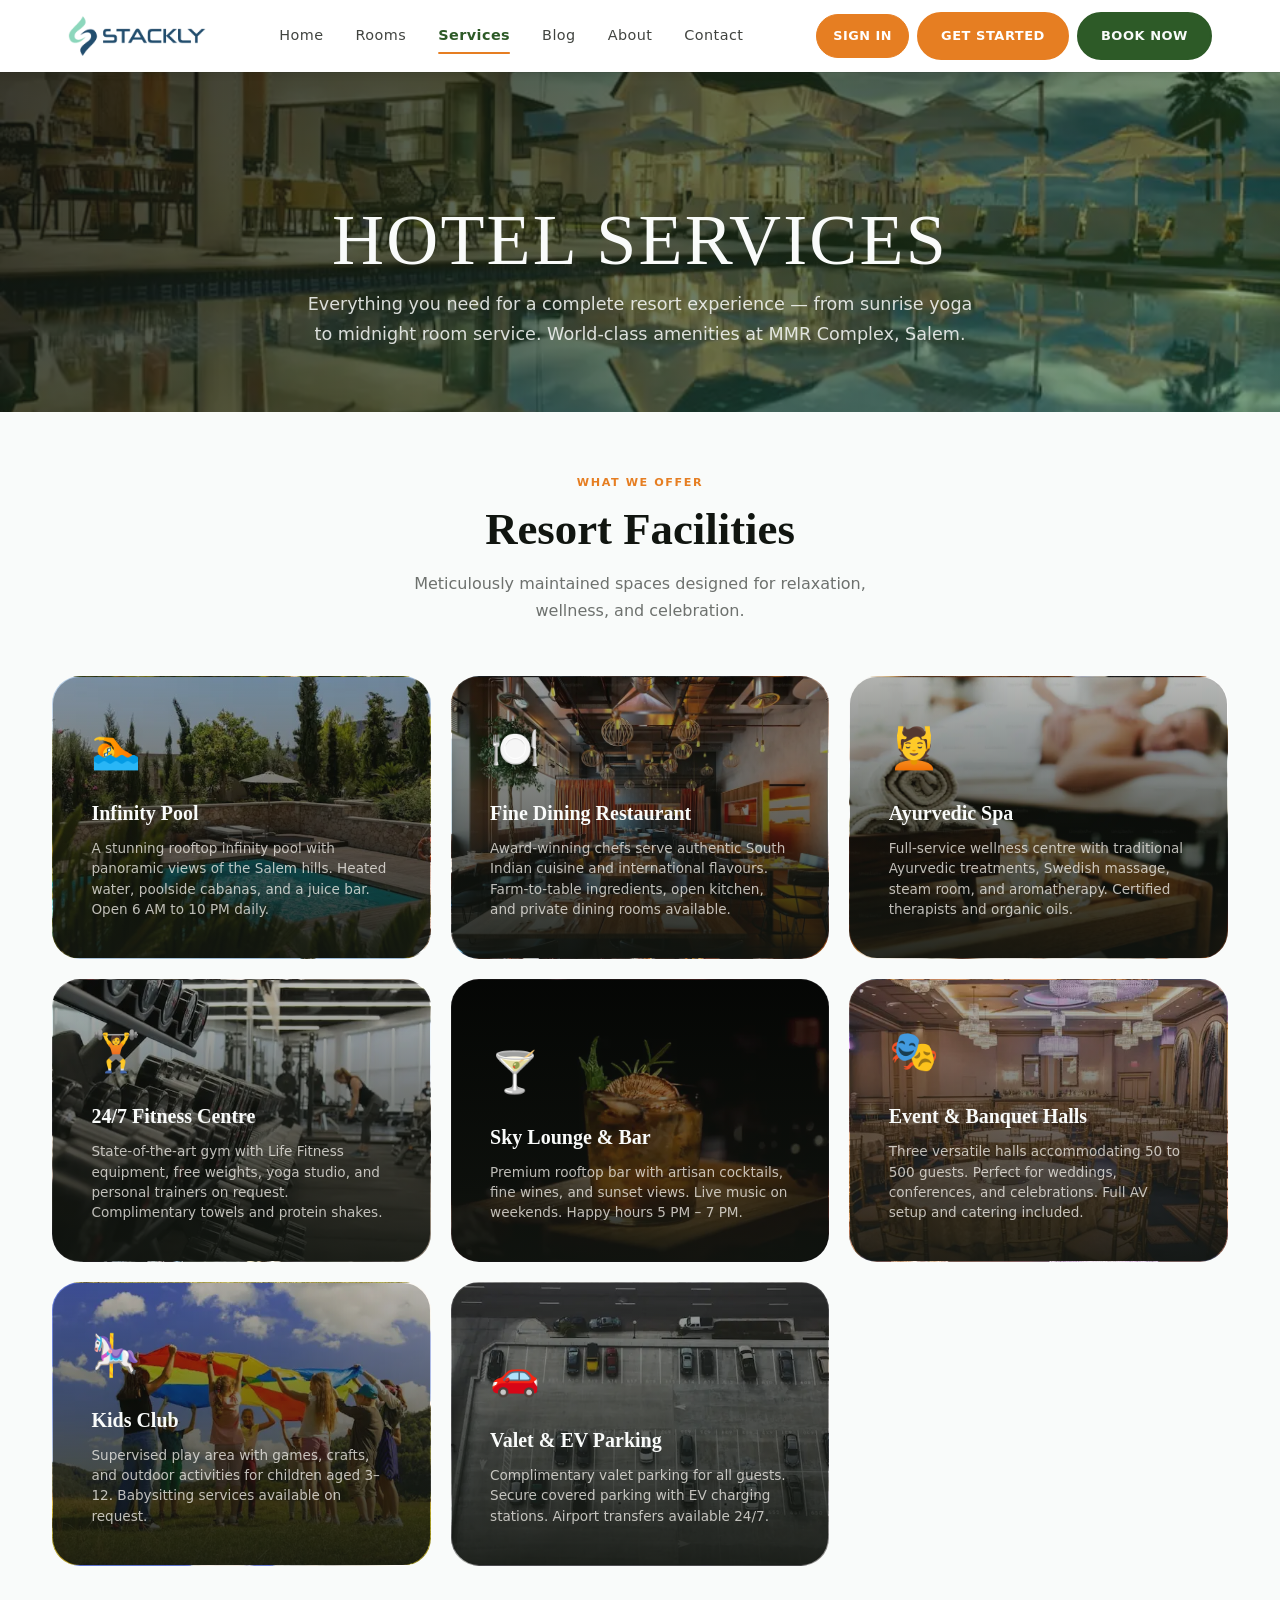
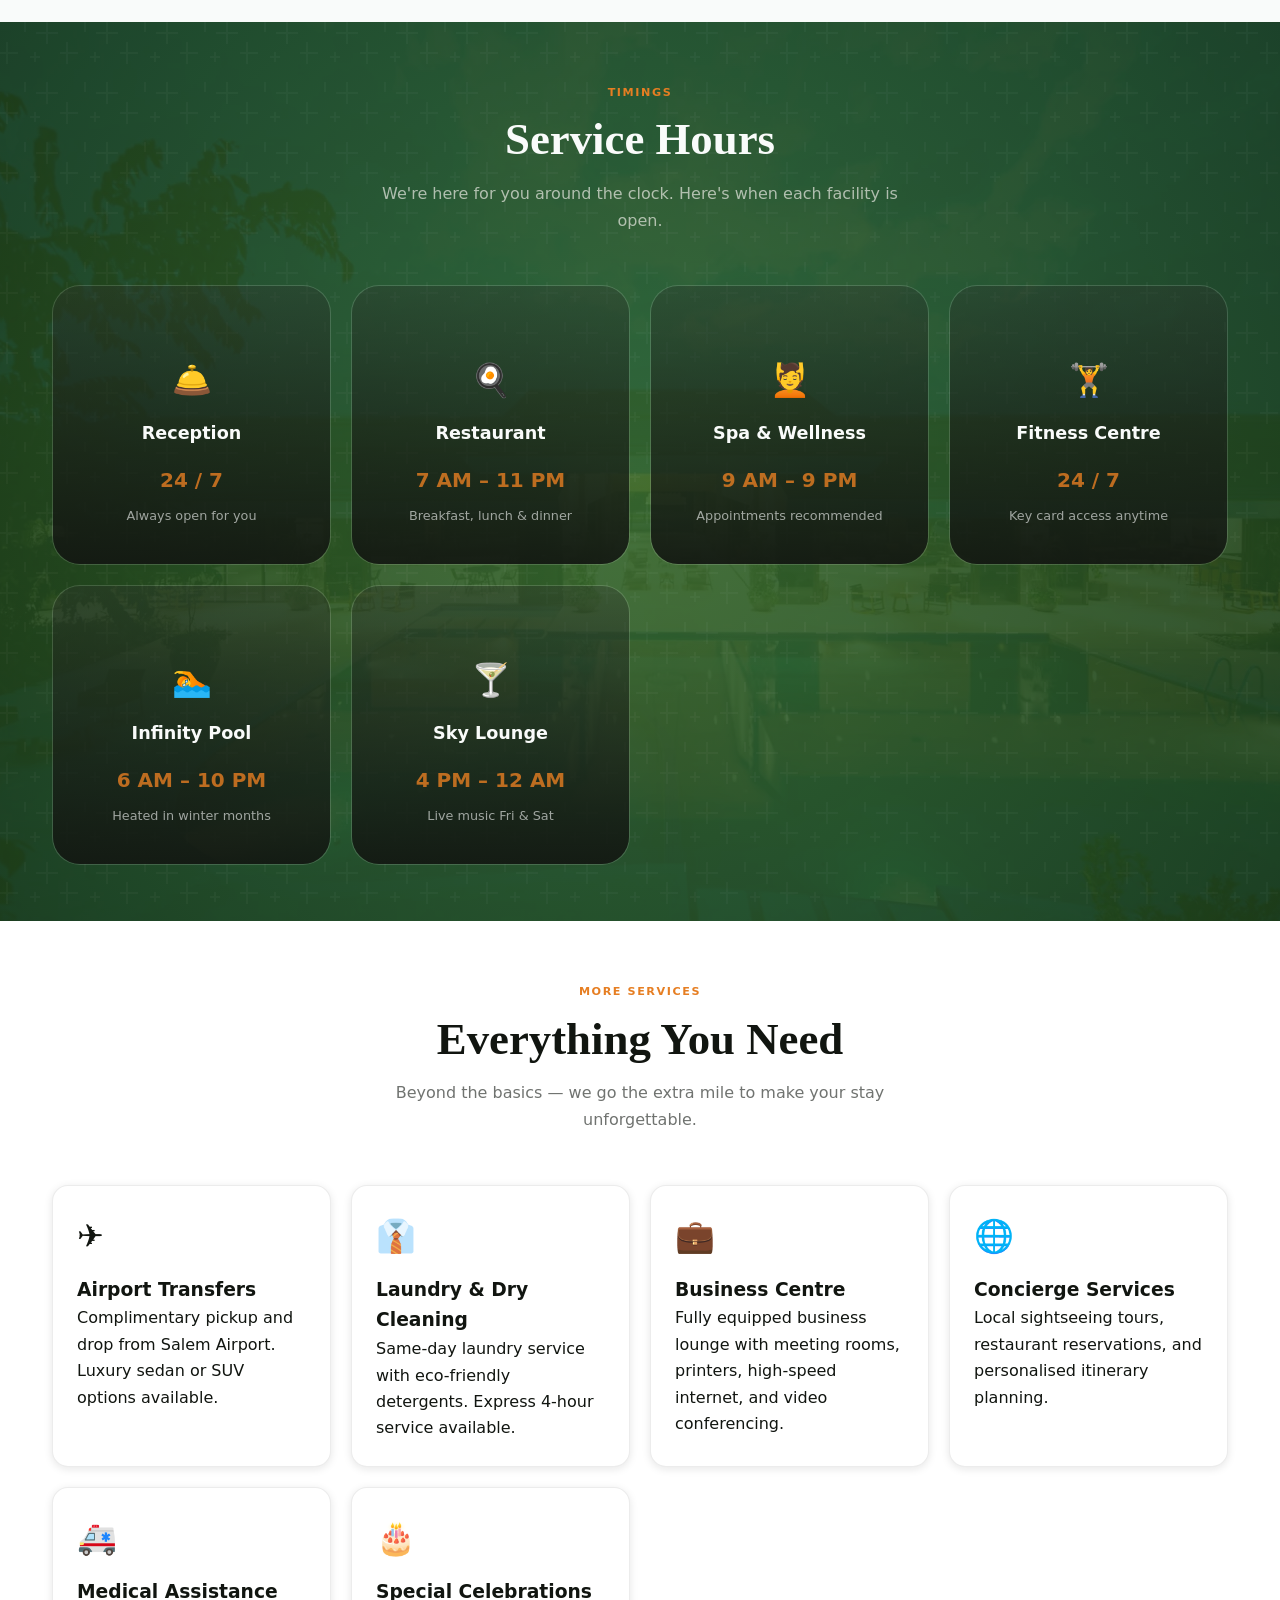
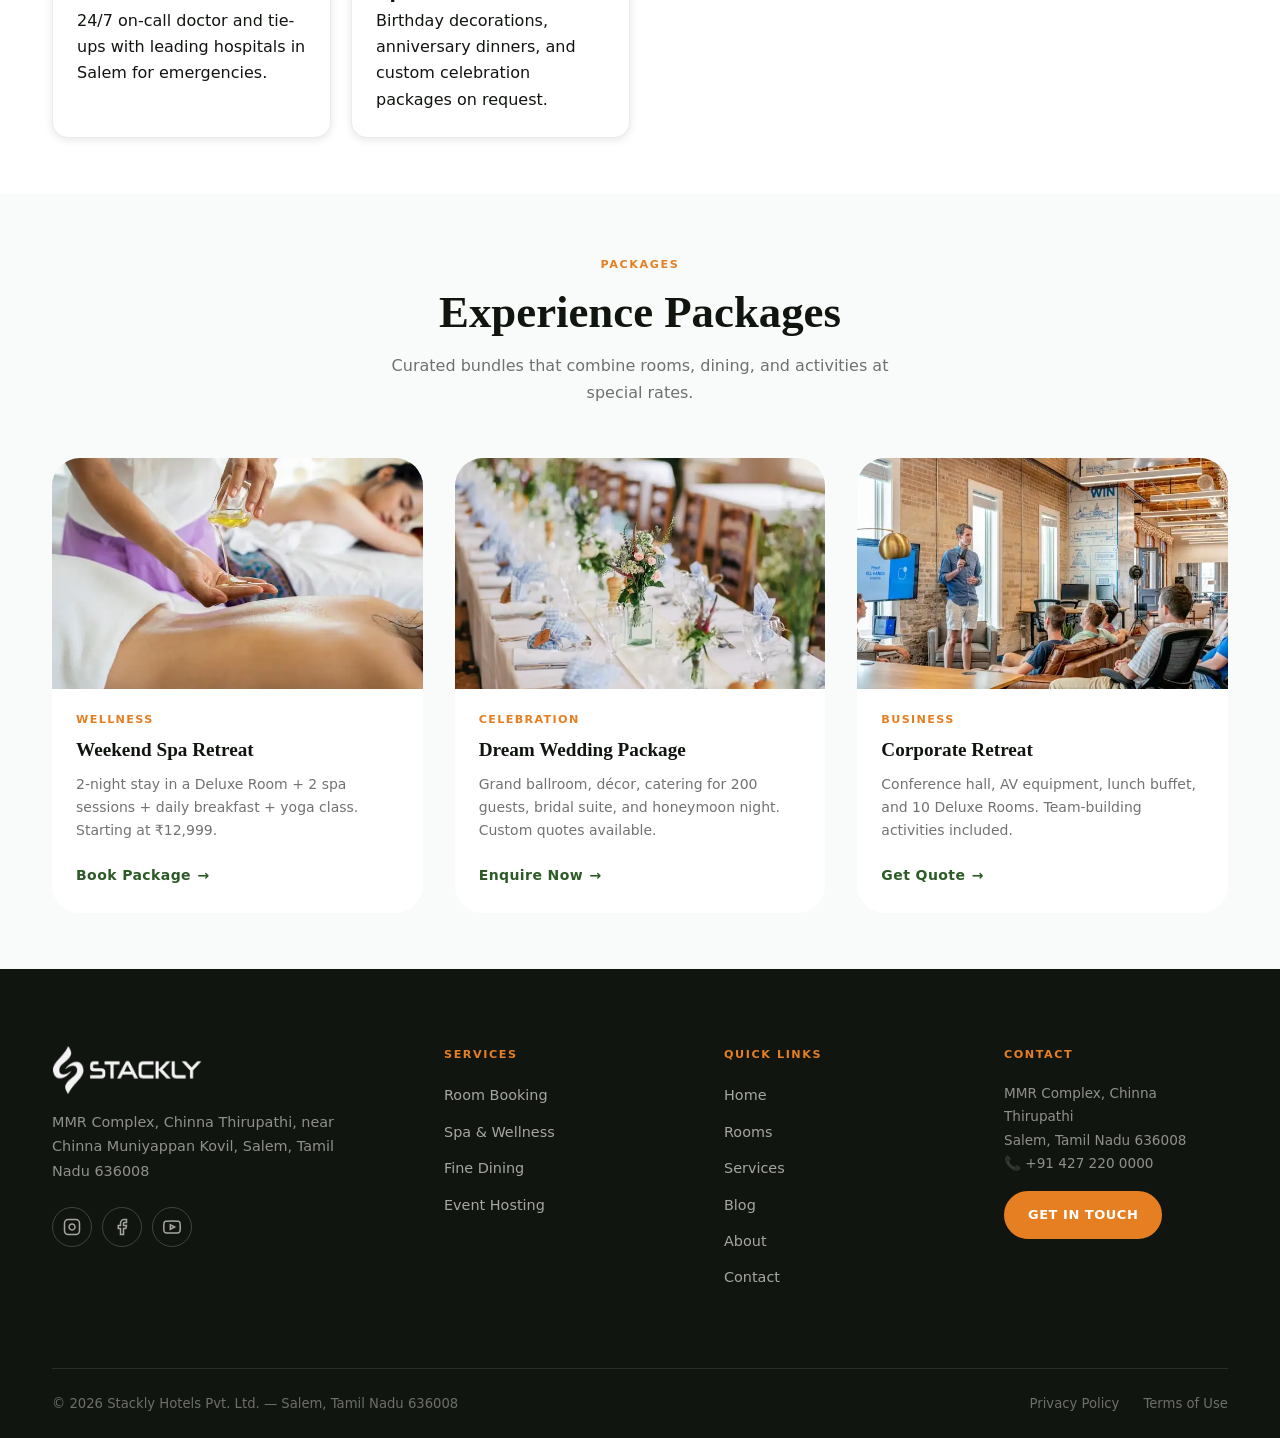
<file: services.html>
<!DOCTYPE html>
<html lang="en">
<head>
  <meta charset="UTF-8" />
  <meta name="viewport" content="width=device-width, initial-scale=1.0" />
  <meta name="theme-color" content="#2D5A27" />
  <title>Services & Facilities — Stackly</title>
  <link rel="stylesheet" href="style.css" /> 
  <link rel="icon" type="image/webp" href="assets/top-logo.webp?v=1" />
</head>
<body>

<header class="navbar navbar--static scrolled" id="navbar">
  <div class="navbar__inner">
    <a href="index.html" class="navbar__logo"><img src="assets/logo.webp" alt="Stackly" width="150" height="48" /></a>
    <nav class="navbar__nav">
      <a href="index.html" class="navbar__link">Home</a>
      <a href="rooms.html" class="navbar__link">Rooms</a>
      <a href="services.html" class="navbar__link active">Services</a>
      <a href="blog.html" class="navbar__link">Blog</a>
      <a href="about.html" class="navbar__link">About</a>
      <a href="contact.html" class="navbar__link">Contact</a>
    </nav>
    <div class="navbar__cta navbar__auth" id="navAuthGuest">
      <a href="login.html" class="btn btn--ghost-nav btn--sm">Sign In</a>
      <a href="signup.html" class="btn btn--accent btn--sm">Get Started</a>
    </div>
    <div class="navbar__auth navbar__user" id="navAuthUser">
      <span class="navbar__user-pill" id="navRolePill">guest</span>
      <a href="dashboard-guest.html" class="btn btn--accent btn--sm" id="navDashboardLink">Dashboard</a>
      <button type="button" class="btn btn--ghost-nav btn--sm" id="navLogoutBtn">Logout</button>
    </div>
    <button class="navbar__burger" id="burgerBtn" aria-label="Menu"><span></span><span></span><span></span></button>
  </div>
</header>
<div class="nav-overlay" id="navOverlay" role="dialog" aria-modal="true" aria-label="Navigation menu">
  <div class="nav-overlay__header">
    <button type="button" class="nav-overlay__close" id="overlayCloseBtn" aria-label="Close menu">
      <span></span>
      <span></span>
      <span></span>
    </button>
    <a href="index.html" class="nav-overlay__brand" aria-label="Stackly — Home">
      <img src="assets/logo.webp" alt="Stackly" width="130" height="42" />
    </a>
  </div>
  <nav>
    <ul class="nav-overlay__list">
      <li class="nav-overlay__item">
        <a href="index.html"    class="nav-overlay__link">Home         <span>01</span></a>
      </li>
      <li class="nav-overlay__item">
        <a href="rooms.html"    class="nav-overlay__link">Rooms        <span>02</span></a>
      </li>
      <li class="nav-overlay__item">
        <a href="services.html" class="nav-overlay__link">Services     <span>03</span></a>
      </li>
      <li class="nav-overlay__item">
        <a href="blog.html"  class="nav-overlay__link">Blog      <span>04</span></a>
      </li>
      <li class="nav-overlay__item">
        <a href="about.html"    class="nav-overlay__link">About        <span>05</span></a>
      </li>
      <li class="nav-overlay__item">
        <a href="contact.html"  class="nav-overlay__link">Contact      <span>06</span></a>
      </li>
    </ul>
  </nav>
  <div class="nav-overlay__footer">
    <div class="nav-overlay__auth">
      <a href="login.html"  class="btn btn--ghost-lt btn--sm">Sign In</a>
      <a href="signup.html" class="btn btn--accent  btn--sm">Get Started</a>
    </div>
    <a href="booking.html" class="btn btn--primary nav-overlay__book-btn">Book Now</a>
  </div>
</div>

<main>
  <!-- ══════════════════════════════════════
       PAGE HERO
  ════════════════════════════════════════ -->
  <header class="page-hero fade-up" style="background: linear-gradient(135deg, #1E3F1A 0%, #2D5A27 50%, #0D1B0A 100%); position: relative; overflow: hidden;">
    <div class="ambient-blobs" aria-hidden="true" style="opacity: 0.25;">
      <span style="width: 300px; height: 300px; background: var(--clr-amber); top: 10%; right: 10%;"></span>
      <span style="width: 200px; height: 200px; background: var(--clr-sage); bottom: 10%; left: 15%;"></span>
    </div>
    <div class="container" style="position: relative; z-index: 2;">
      <h1 style="font-family: var(--font-display); font-size: clamp(2.5rem, 6vw, 4.5rem); letter-spacing: 0.03em; text-transform: uppercase; line-height: 0.95; margin-bottom: 1rem;">Hotel Services</h1>
      <p style="opacity: 0.85; max-width: 60ch; margin: 0 auto; font-size: 1.1rem; line-height: 1.7;">Everything you need for a complete resort experience — from sunrise yoga to midnight room service. World-class amenities at MMR Complex, Salem.</p>
    </div>
  </header>

  <!-- ══════════════════════════════════════
       MAIN FACILITIES GRID
  ════════════════════════════════════════ -->
  <section class="section section--cream page-content">
    <div class="container">
      <div class="sec-header sec-header--center fade-up">
        <span class="sec-header__eyebrow">What We Offer</span>
        <h2 class="sec-header__title">Resort Facilities</h2>
        <p class="sec-header__body">Meticulously maintained spaces designed for relaxation, wellness, and celebration.</p>
      </div>

      <div class="facility-grid stagger-children" style="grid-template-columns: repeat(auto-fit, minmax(280px, 1fr));">

        <div class="facility-card facility-card--pool fade-up">
          <div class="facility-card__icon" style="font-size: 2.5rem; margin-bottom: 1rem;">🏊</div>
          <div class="facility-card__name">Infinity Pool</div>
          <div class="facility-card__desc">A stunning rooftop infinity pool with panoramic views of the Salem hills. Heated water, poolside cabanas, and a juice bar. Open 6 AM to 10 PM daily.</div>
        </div>

        <div class="facility-card facility-card--dining fade-up">
          <div class="facility-card__icon" style="font-size: 2.5rem; margin-bottom: 1rem;">🍽️</div>
          <div class="facility-card__name">Fine Dining Restaurant</div>
          <div class="facility-card__desc">Award-winning chefs serve authentic South Indian cuisine and international flavours. Farm-to-table ingredients, open kitchen, and private dining rooms available.</div>
        </div>

        <div class="facility-card facility-card--spa fade-up">
          <div class="facility-card__icon" style="font-size: 2.5rem; margin-bottom: 1rem;">💆</div>
          <div class="facility-card__name">Ayurvedic Spa</div>
          <div class="facility-card__desc">Full-service wellness centre with traditional Ayurvedic treatments, Swedish massage, steam room, and aromatherapy. Certified therapists and organic oils.</div>
        </div>

        <div class="facility-card facility-card--gym fade-up">
          <div class="facility-card__icon" style="font-size: 2.5rem; margin-bottom: 1rem;">🏋️</div>
          <div class="facility-card__name">24/7 Fitness Centre</div>
          <div class="facility-card__desc">State-of-the-art gym with Life Fitness equipment, free weights, yoga studio, and personal trainers on request. Complimentary towels and protein shakes.</div>
        </div>

        <div class="facility-card facility-card--lounge fade-up">
          <div class="facility-card__icon" style="font-size: 2.5rem; margin-bottom: 1rem;">🍸</div>
          <div class="facility-card__name">Sky Lounge & Bar</div>
          <div class="facility-card__desc">Premium rooftop bar with artisan cocktails, fine wines, and sunset views. Live music on weekends. Happy hours 5 PM – 7 PM.</div>
        </div>

        <div class="facility-card facility-card--halls fade-up">
          <div class="facility-card__icon" style="font-size: 2.5rem; margin-bottom: 1rem;">🎭</div>
          <div class="facility-card__name">Event & Banquet Halls</div>
          <div class="facility-card__desc">Three versatile halls accommodating 50 to 500 guests. Perfect for weddings, conferences, and celebrations. Full AV setup and catering included.</div>
        </div>

        <div class="facility-card facility-card--kids fade-up">
          <div class="facility-card__icon" style="font-size: 2.5rem; margin-bottom: 1rem;">🎠</div>
          <div class="facility-card__name">Kids Club</div>
          <div class="facility-card__desc">Supervised play area with games, crafts, and outdoor activities for children aged 3–12. Babysitting services available on request.</div>
        </div>

        <div class="facility-card facility-card--parking fade-up">
          <div class="facility-card__icon" style="font-size: 2.5rem; margin-bottom: 1rem;">🚗</div>
          <div class="facility-card__name">Valet & EV Parking</div>
          <div class="facility-card__desc">Complimentary valet parking for all guests. Secure covered parking with EV charging stations. Airport transfers available 24/7.</div>
        </div>

      </div>
    </div>
  </section>

  <!-- ══════════════════════════════════════
       SERVICE HOURS
  ════════════════════════════════════════ -->
  <section class="section section--dark" style="position: relative; overflow: hidden;">
    <div style="position: absolute; inset: 0; background-image: url('assets/site-photo-49.webp'); opacity: 0.08; background-size: cover; background-position: center;"></div>
    <div class="container" style="position: relative; z-index: 2;">
      <div class="sec-header sec-header--center sec-header--dark fade-up">
        <span class="sec-header__eyebrow">Timings</span>
        <h2 class="sec-header__title">Service Hours</h2>
        <p class="sec-header__body">We're here for you around the clock. Here's when each facility is open.</p>
      </div>

      <div class="feature-grid stagger-children" style="grid-template-columns: repeat(auto-fit, minmax(220px, 1fr));">
        <div class="facility-card" style="background: rgba(255,255,255,0.06); border: 1px solid rgba(255,255,255,0.1); text-align: center;">
          <div style="font-size: 2rem; margin-bottom: 0.75rem;">🛎️</div>
          <strong style="color: var(--clr-cream); font-size: 1.1rem; display: block; margin-bottom: 0.5rem;">Reception</strong>
          <p style="opacity: 0.8; margin-top: 0.5rem; font-size: 1.25rem; font-weight: 600; color: var(--clr-amber);">24 / 7</p>
          <p style="opacity: 0.6; font-size: 0.8rem; margin-top: 0.5rem;">Always open for you</p>
        </div>
        <div class="facility-card" style="background: rgba(255,255,255,0.06); border: 1px solid rgba(255,255,255,0.1); text-align: center;">
          <div style="font-size: 2rem; margin-bottom: 0.75rem;">🍳</div>
          <strong style="color: var(--clr-cream); font-size: 1.1rem; display: block; margin-bottom: 0.5rem;">Restaurant</strong>
          <p style="opacity: 0.8; margin-top: 0.5rem; font-size: 1.25rem; font-weight: 600; color: var(--clr-amber);">7 AM – 11 PM</p>
          <p style="opacity: 0.6; font-size: 0.8rem; margin-top: 0.5rem;">Breakfast, lunch & dinner</p>
        </div>
        <div class="facility-card" style="background: rgba(255,255,255,0.06); border: 1px solid rgba(255,255,255,0.1); text-align: center;">
          <div style="font-size: 2rem; margin-bottom: 0.75rem;">💆</div>
          <strong style="color: var(--clr-cream); font-size: 1.1rem; display: block; margin-bottom: 0.5rem;">Spa & Wellness</strong>
          <p style="opacity: 0.8; margin-top: 0.5rem; font-size: 1.25rem; font-weight: 600; color: var(--clr-amber);">9 AM – 9 PM</p>
          <p style="opacity: 0.6; font-size: 0.8rem; margin-top: 0.5rem;">Appointments recommended</p>
        </div>
        <div class="facility-card" style="background: rgba(255,255,255,0.06); border: 1px solid rgba(255,255,255,0.1); text-align: center;">
          <div style="font-size: 2rem; margin-bottom: 0.75rem;">🏋️</div>
          <strong style="color: var(--clr-cream); font-size: 1.1rem; display: block; margin-bottom: 0.5rem;">Fitness Centre</strong>
          <p style="opacity: 0.8; margin-top: 0.5rem; font-size: 1.25rem; font-weight: 600; color: var(--clr-amber);">24 / 7</p>
          <p style="opacity: 0.6; font-size: 0.8rem; margin-top: 0.5rem;">Key card access anytime</p>
        </div>
        <div class="facility-card" style="background: rgba(255,255,255,0.06); border: 1px solid rgba(255,255,255,0.1); text-align: center;">
          <div style="font-size: 2rem; margin-bottom: 0.75rem;">🏊</div>
          <strong style="color: var(--clr-cream); font-size: 1.1rem; display: block; margin-bottom: 0.5rem;">Infinity Pool</strong>
          <p style="opacity: 0.8; margin-top: 0.5rem; font-size: 1.25rem; font-weight: 600; color: var(--clr-amber);">6 AM – 10 PM</p>
          <p style="opacity: 0.6; font-size: 0.8rem; margin-top: 0.5rem;">Heated in winter months</p>
        </div>
        <div class="facility-card" style="background: rgba(255,255,255,0.06); border: 1px solid rgba(255,255,255,0.1); text-align: center;">
          <div style="font-size: 2rem; margin-bottom: 0.75rem;">🍸</div>
          <strong style="color: var(--clr-cream); font-size: 1.1rem; display: block; margin-bottom: 0.5rem;">Sky Lounge</strong>
          <p style="opacity: 0.8; margin-top: 0.5rem; font-size: 1.25rem; font-weight: 600; color: var(--clr-amber);">4 PM – 12 AM</p>
          <p style="opacity: 0.6; font-size: 0.8rem; margin-top: 0.5rem;">Live music Fri & Sat</p>
        </div>
      </div>
    </div>
  </section>

  <!-- ══════════════════════════════════════
       ADDITIONAL SERVICES
  ════════════════════════════════════════ -->
  <section class="section section--white">
    <div class="container">
      <div class="sec-header sec-header--center fade-up">
        <span class="sec-header__eyebrow">More Services</span>
        <h2 class="sec-header__title">Everything You Need</h2>
        <p class="sec-header__body">Beyond the basics — we go the extra mile to make your stay unforgettable.</p>
      </div>

      <div class="feature-grid stagger-children">
        <article class="feature-card">
          <div class="feature-card__icon">✈️</div>
          <h3>Airport Transfers</h3>
          <p>Complimentary pickup and drop from Salem Airport. Luxury sedan or SUV options available.</p>
        </article>
        <article class="feature-card">
          <div class="feature-card__icon">👔</div>
          <h3>Laundry & Dry Cleaning</h3>
          <p>Same-day laundry service with eco-friendly detergents. Express 4-hour service available.</p>
        </article>
        <article class="feature-card">
          <div class="feature-card__icon">💼</div>
          <h3>Business Centre</h3>
          <p>Fully equipped business lounge with meeting rooms, printers, high-speed internet, and video conferencing.</p>
        </article>
        <article class="feature-card">
          <div class="feature-card__icon">🌐</div>
          <h3>Concierge Services</h3>
          <p>Local sightseeing tours, restaurant reservations, and personalised itinerary planning.</p>
        </article>
        <article class="feature-card">
          <div class="feature-card__icon">🚑</div>
          <h3>Medical Assistance</h3>
          <p>24/7 on-call doctor and tie-ups with leading hospitals in Salem for emergencies.</p>
        </article>
        <article class="feature-card">
          <div class="feature-card__icon">🎂</div>
          <h3>Special Celebrations</h3>
          <p>Birthday decorations, anniversary dinners, and custom celebration packages on request.</p>
        </article>
      </div>
    </div>
  </section>

  <!-- ══════════════════════════════════════
       PRICING PACKAGES
  ════════════════════════════════════════ -->
  <section class="section section--cream">
    <div class="container">
      <div class="sec-header sec-header--center fade-up">
        <span class="sec-header__eyebrow">Packages</span>
        <h2 class="sec-header__title">Experience Packages</h2>
        <p class="sec-header__body">Curated bundles that combine rooms, dining, and activities at special rates.</p>
      </div>

      <div class="grid-3 stagger-children">
        <div class="event-card fade-up">
          <div class="event-card__media" style="aspect-ratio: 16/10;">
            <img src="assets/site-photo-50.webp" alt="Spa package" loading="lazy" />
          </div>
          <div class="event-card__body">
            <div class="event-card__category">Wellness</div>
            <h3 class="event-card__title">Weekend Spa Retreat</h3>
            <p class="event-card__excerpt">2-night stay in a Deluxe Room + 2 spa sessions + daily breakfast + yoga class. Starting at ₹12,999.</p>
            <a href="booking.html" class="read-more-link">Book Package <span>→</span></a>
          </div>
        </div>

        <div class="event-card fade-up delay-1">
          <div class="event-card__media" style="aspect-ratio: 16/10;">
            <img src="assets/site-photo-51.webp" alt="Wedding package" loading="lazy" />
          </div>
          <div class="event-card__body">
            <div class="event-card__category">Celebration</div>
            <h3 class="event-card__title">Dream Wedding Package</h3>
            <p class="event-card__excerpt">Grand ballroom, décor, catering for 200 guests, bridal suite, and honeymoon night. Custom quotes available.</p>
            <a href="contact.html" class="read-more-link">Enquire Now <span>→</span></a>
          </div>
        </div>

        <div class="event-card fade-up delay-2">
          <div class="event-card__media" style="aspect-ratio: 16/10;">
            <img src="assets/site-photo-52.webp" alt="Corporate package" loading="lazy" />
          </div>
          <div class="event-card__body">
            <div class="event-card__category">Business</div>
            <h3 class="event-card__title">Corporate Retreat</h3>
            <p class="event-card__excerpt">Conference hall, AV equipment, lunch buffet, and 10 Deluxe Rooms. Team-building activities included.</p>
            <a href="contact.html" class="read-more-link">Get Quote <span>→</span></a>
          </div>
        </div>
      </div>
    </div>
  </section>

</main>

<footer class="footer">
  <div class="container">
    <div class="footer__top">
      <div class="footer__brand">
        <a href="index.html"><img class="footer__logo" src="assets/logo.webp" alt="Stackly" width="150" height="48" loading="lazy" /></a>
        <p>MMR Complex, Chinna Thirupathi, near Chinna Muniyappan Kovil, Salem, Tamil Nadu 636008</p>
        <div class="footer__social">
          <a href="#" class="footer__social-link" aria-label="Instagram"><svg width="18" height="18" viewBox="0 0 24 24" fill="none" stroke="currentColor" stroke-width="2"><rect x="2" y="2" width="20" height="20" rx="5"/><path d="M16 11.37A4 4 0 1 1 12.63 8 4 4 0 0 1 16 11.37z"/><line x1="17.5" y1="6.5" x2="17.51" y2="6.5"/></svg></a>
          <a href="#" class="footer__social-link" aria-label="Facebook"><svg width="18" height="18" viewBox="0 0 24 24" fill="none" stroke="currentColor" stroke-width="2"><path d="M18 2h-3a5 5 0 0 0-5 5v3H7v4h3v8h4v-8h3l1-4h-4V7a1 1 0 0 1 1-1h3z"/></svg></a>
          <a href="#" class="footer__social-link" aria-label="YouTube"><svg width="18" height="18" viewBox="0 0 24 24" fill="none" stroke="currentColor" stroke-width="2"><path d="M22.54 6.42a2.78 2.78 0 0 0-1.95-1.97C18.88 4 12 4 12 4s-6.88 0-8.59.45A2.78 2.78 0 0 0 1.46 6.42 29 29 0 0 0 1 12a29 29 0 0 0 .46 5.58 2.78 2.78 0 0 0 1.95 1.97C5.12 20 12 20 12 20s6.88 0 8.59-.45a2.78 2.78 0 0 0 1.96-1.97A29 29 0 0 0 23 12a29 29 0 0 0-.46-5.58z"/><polygon points="9.75 15.02 15.5 12 9.75 8.98 9.75 15.02"/></svg></a>
        </div>
      </div>
      <div>
        <div class="footer__col-title">Services</div>
        <ul class="footer__links">
          <li><a href="rooms.html" class="footer__link">Room Booking</a></li>
          <li><a href="services.html" class="footer__link">Spa & Wellness</a></li>
          <li><a href="services.html" class="footer__link">Fine Dining</a></li>
          <li><a href="services.html" class="footer__link">Event Hosting</a></li>
        </ul>
      </div>
      <div>
        <div class="footer__col-title">Quick Links</div>
        <ul class="footer__links">
          <li><a href="index.html" class="footer__link">Home</a></li>
          <li><a href="rooms.html" class="footer__link">Rooms</a></li>
          <li><a href="services.html" class="footer__link">Services</a></li>
          <li><a href="blog.html" class="footer__link">Blog</a></li>
          <li><a href="about.html" class="footer__link">About</a></li>
          <li><a href="contact.html" class="footer__link">Contact</a></li>
        </ul>
      </div>
      <div>
        <div class="footer__col-title">Contact</div>
        <p style="font-size: 0.85rem; color: rgba(248,245,240,0.55); line-height: 1.7; margin-bottom: 1rem;">MMR Complex, Chinna Thirupathi<br>Salem, Tamil Nadu 636008<br>📞 +91 427 220 0000</p>
        <a href="contact.html" class="btn btn--accent btn--sm">Get in Touch</a>
      </div>
    </div>
    <div class="footer__bottom">
      <p>© 2026 Stackly Hotels Pvt. Ltd. — Salem, Tamil Nadu 636008</p>
      <div class="footer__bottom-links">
        <a href="privacy.html" class="footer__bottom-link">Privacy Policy</a>
        <a href="terms.html" class="footer__bottom-link">Terms of Use</a>
      </div>
    </div>
  </div>
</footer>

<script src="scripts/auth.js" defer></script>
<script src="scripts/app.js" defer></script>
</body>
</html>
</file>
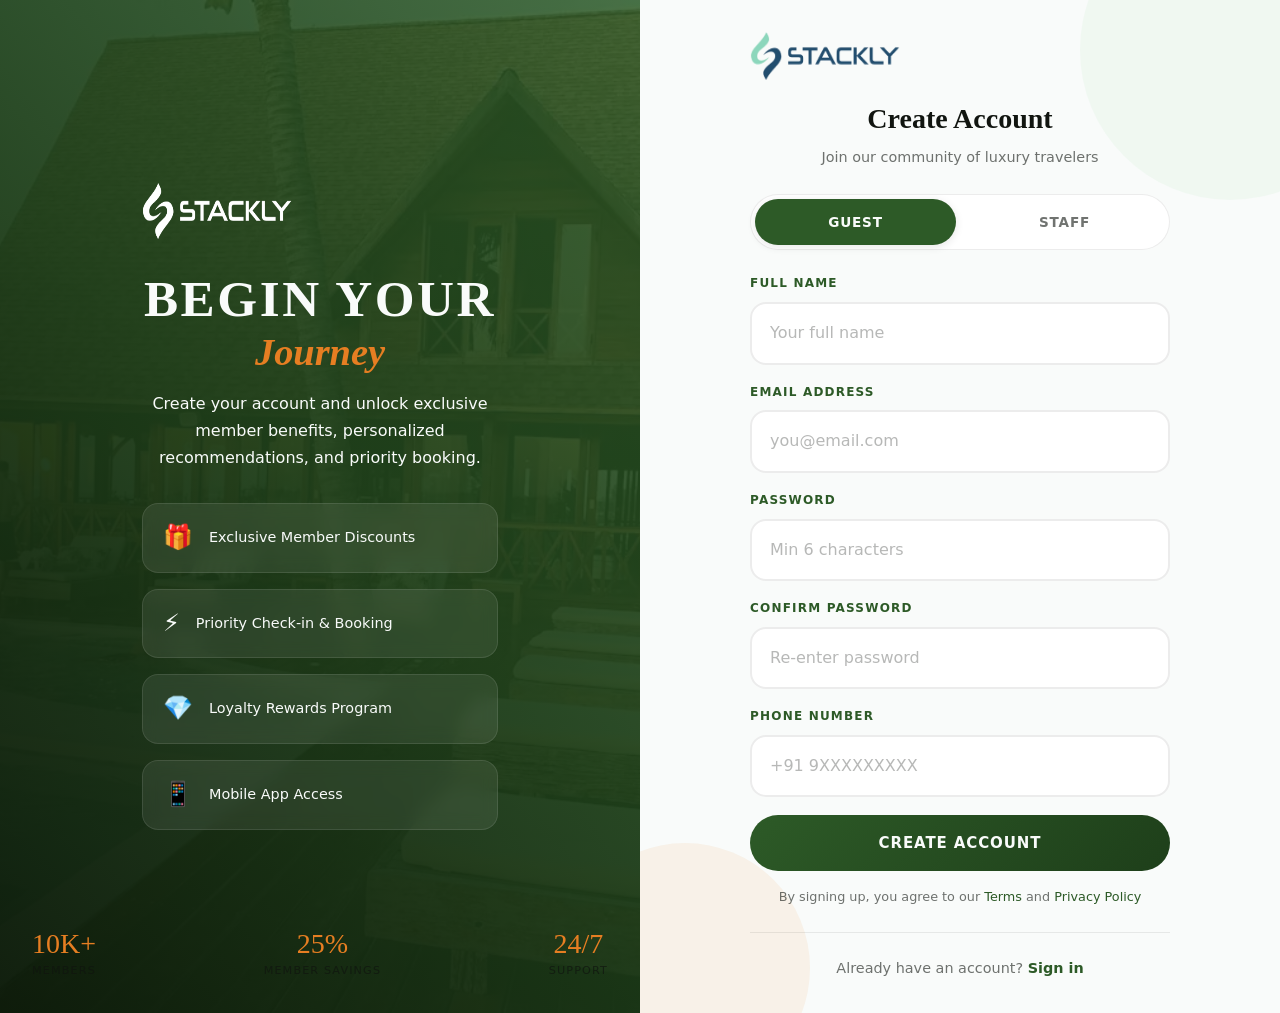
<file: signup.html>
<!DOCTYPE html>
<html lang="en">
<head>
  <meta charset="UTF-8" />
  <meta name="viewport" content="width=device-width, initial-scale=1.0" />
  <meta name="theme-color" content="#2D5A27" />
  <title>Create Account — Stackly</title>
  <link rel="stylesheet" href="style.css" />
  <link rel="icon" type="image/webp" href="assets/top-logo.webp?v=1" />
  <style>
    * { margin: 0; padding: 0; box-sizing: border-box; }
    
    .auth-split {
      display: grid;
      grid-template-columns: 1fr 1fr;
      min-height: 100vh;
      overflow: hidden;
    }
    .auth-visual {
      position: relative;
      overflow: hidden;
      display: flex;
      align-items: center;
      justify-content: center;
      order: 1;
    }
    .auth-visual__bg {
      position: absolute;
      inset: 0;
      background: url('assets/site-photo-53.webp') center/cover no-repeat;
      transition: transform 12s ease-in-out;
    }
    .auth-visual:hover .auth-visual__bg {
      transform: scale(1.08);
    }
    .auth-visual__overlay {
      position: absolute;
      inset: 0;
      background: linear-gradient(225deg, rgba(45,90,39,0.85) 0%, rgba(30,63,26,0.95) 50%, rgba(13,27,10,0.98) 100%);
    }
    .auth-visual__content {
      position: relative;
      z-index: 2;
      text-align: center;
      padding: 2rem;
      color: var(--clr-cream);
      max-width: 420px;
      width: 100%;
    }
    .auth-visual__logo {
      margin-bottom: 2rem;
      filter: brightness(0) invert(1);
      height: 56px;
      animation: fadeInDown 0.8s var(--ease-out) 0.2s both;
    }
    .auth-visual__title {
      font-family: var(--font-display);
      font-size: clamp(2rem, 4vw, 3.5rem);
      line-height: 1.1;
      margin-bottom: 1rem;
      text-transform: uppercase;
      letter-spacing: 0.05em;
      animation: fadeInUp 0.8s var(--ease-out) 0.4s both;
    }
    .auth-visual__title em {
      font-family: var(--font-serif);
      font-style: italic;
      text-transform: none;
      letter-spacing: 0;
      font-size: 0.75em;
      color: var(--clr-amber);
      display: block;
      margin-top: 0.25rem;
    }
    .auth-visual__desc {
      font-size: 1rem;
      line-height: 1.7;
      opacity: 0.85;
      margin-bottom: 2rem;
      animation: fadeInUp 0.8s var(--ease-out) 0.6s both;
    }
    .auth-visual__features {
      display: flex;
      flex-direction: column;
      gap: 1rem;
      text-align: left;
      animation: fadeInUp 0.8s var(--ease-out) 0.8s both;
    }
    .auth-visual__feature {
      display: flex;
      align-items: center;
      gap: 1rem;
      padding: 0.875rem 1.25rem;
      background: rgba(255,255,255,0.08);
      border-radius: var(--r-lg);
      border: 1px solid rgba(255,255,255,0.1);
      backdrop-filter: blur(8px);
      transition: all var(--dur-base) var(--ease-out);
    }
    .auth-visual__feature:hover {
      background: rgba(255,255,255,0.15);
      transform: translateX(6px);
      border-color: var(--clr-amber);
    }
    .auth-visual__feature-icon {
      font-size: 1.5rem;
      flex-shrink: 0;
    }
    .auth-visual__feature-text {
      font-size: 0.9rem;
      font-weight: 500;
    }
    .auth-visual__floating {
      position: absolute;
      bottom: 2rem;
      left: 2rem;
      right: 2rem;
      display: flex;
      justify-content: space-between;
      align-items: center;
      z-index: 2;
      animation: fadeIn 1s var(--ease-out) 1s both;
    }
    .auth-visual__stat {
      text-align: center;
    }
    .auth-visual__stat-number {
      font-family: var(--font-display);
      font-size: 1.75rem;
      color: var(--clr-amber);
      line-height: 1;
    }
    .auth-visual__stat-label {
      font-size: 0.7rem;
      text-transform: uppercase;
      letter-spacing: 0.1em;
      opacity: 0.7;
      margin-top: 0.25rem;
    }
    
    .auth-form-side {
      display: flex;
      align-items: center;
      justify-content: center;
      padding: 2rem;
      background: var(--clr-cream);
      position: relative;
      overflow: hidden;
      order: 2;
    }
    .auth-form-side::before {
      content: '';
      position: absolute;
      top: -100px;
      right: -100px;
      width: 300px;
      height: 300px;
      background: var(--clr-sage-pale);
      border-radius: 50%;
      opacity: 0.5;
      animation: blobFloat 14s ease-in-out infinite;
    }
    .auth-form-side::after {
      content: '';
      position: absolute;
      bottom: -80px;
      left: -80px;
      width: 250px;
      height: 250px;
      background: var(--clr-amber);
      border-radius: 50%;
      opacity: 0.08;
      animation: blobFloat 14s ease-in-out infinite reverse;
    }
    
    .auth-card-v2 {
      width: 100%;
      max-width: 420px;
      position: relative;
      z-index: 2;
      animation: scaleIn 0.6s var(--ease-spring) 0.3s both;
    }
    .auth-card-v2__header {
      text-align: center;
      margin-bottom: 1.5rem;
    }
    .auth-card-v2__header img {
      height: 48px;
      margin-bottom: 1rem;
      filter: none;
    }
    .auth-card-v2__header h1 {
      font-family: var(--font-serif);
      font-size: 1.75rem;
      font-weight: 600;
      color: var(--clr-ink);
      margin-bottom: 0.25rem;
    }
    .auth-card-v2__header p {
      font-size: 0.9rem;
      color: var(--clr-ink-60);
    }
    
    .auth-role-tabs-v2 {
      display: grid;
      grid-template-columns: 1fr 1fr;
      gap: 0.5rem;
      margin-bottom: 1.5rem;
      background: var(--clr-white);
      padding: 4px;
      border-radius: var(--r-pill);
      border: 1px solid var(--clr-ink-10);
    }
    .auth-role-tab-v2 {
      padding: 0.75rem 1rem;
      border-radius: var(--r-pill);
      font-size: 0.85rem;
      font-weight: 600;
      text-transform: uppercase;
      letter-spacing: 0.06em;
      background: transparent;
      color: var(--clr-ink-60);
      border: none;
      cursor: pointer;
      transition: all var(--dur-fast) var(--ease-out);
      min-height: 44px;
    }
    .auth-role-tab-v2:hover {
      color: var(--clr-forest);
    }
    .auth-role-tab-v2.active {
      background: var(--clr-forest);
      color: var(--clr-cream);
      box-shadow: var(--shadow-sm);
    }
    
    .form-group-v2 {
      margin-bottom: 1.125rem;
      position: relative;
    }
    .form-group-v2 label {
      display: block;
      font-size: 0.75rem;
      font-weight: 700;
      letter-spacing: 0.1em;
      text-transform: uppercase;
      color: var(--clr-forest);
      margin-bottom: 0.5rem;
      transition: color var(--dur-fast);
    }
    .form-group-v2:focus-within label {
      color: var(--clr-amber);
    }
    .form-input-v2 {
      width: 100%;
      padding: 1rem 1.125rem;
      background: var(--clr-white);
      border: 2px solid var(--clr-ink-10);
      border-radius: var(--r-lg);
      font-size: 1rem;
      color: var(--clr-ink);
      transition: all var(--dur-fast) var(--ease-out);
      min-height: 52px;
    }
    .form-input-v2:focus {
      border-color: var(--clr-forest);
      box-shadow: 0 0 0 4px rgba(45,90,39,0.12);
      outline: none;
    }
    .form-input-v2::placeholder {
      color: var(--clr-ink-30);
    }
    .form-input-v2.error {
      border-color: #e74c3c;
      box-shadow: 0 0 0 4px rgba(231,76,60,0.12);
    }
    .form-error-msg {
      color: #e74c3c;
      font-size: 0.8rem;
      margin-top: 0.35rem;
      display: none;
    }
    .form-error-msg.show {
      display: block;
    }
    
    .password-strength {
      height: 4px;
      background: var(--clr-ink-10);
      border-radius: var(--r-pill);
      margin-top: 0.5rem;
      overflow: hidden;
      display: none;
    }
    .password-strength.show {
      display: block;
    }
    .password-strength__bar {
      height: 100%;
      width: 0;
      border-radius: var(--r-pill);
      transition: width var(--dur-base) var(--ease-out), background var(--dur-base);
    }
    .password-strength__bar.weak { width: 33%; background: #e74c3c; }
    .password-strength__bar.medium { width: 66%; background: #f39c12; }
    .password-strength__bar.strong { width: 100%; background: #27ae60; }
    
    .auth-submit-btn {
      width: 100%;
      min-height: 56px;
      background: linear-gradient(135deg, var(--clr-forest) 0%, var(--clr-forest-mid) 100%);
      color: var(--clr-cream);
      border: none;
      border-radius: var(--r-pill);
      font-size: 0.9375rem;
      font-weight: 600;
      letter-spacing: 0.06em;
      text-transform: uppercase;
      cursor: pointer;
      transition: all var(--dur-base) var(--ease-out);
      position: relative;
      overflow: hidden;
    }
    .auth-submit-btn::before {
      content: '';
      position: absolute;
      inset: 0;
      background: linear-gradient(135deg, var(--clr-amber) 0%, var(--clr-amber-lt) 100%);
      opacity: 0;
      transition: opacity var(--dur-base);
    }
    .auth-submit-btn:hover::before {
      opacity: 1;
    }
    .auth-submit-btn span {
      position: relative;
      z-index: 1;
    }
    .auth-submit-btn:hover {
      transform: translateY(-2px);
      box-shadow: 0 12px 32px rgba(45,90,39,0.3);
    }
    .auth-submit-btn:active {
      transform: translateY(0) scale(0.98);
    }
    .auth-submit-btn:disabled {
      opacity: 0.6;
      cursor: not-allowed;
      transform: none;
    }
    
    .auth-footer {
      text-align: center;
      margin-top: 1.5rem;
      padding-top: 1.5rem;
      border-top: 1px solid var(--clr-ink-10);
    }
    .auth-footer p {
      font-size: 0.9rem;
      color: var(--clr-ink-60);
    }
    .auth-footer a {
      color: var(--clr-forest);
      font-weight: 600;
      position: relative;
    }
    .auth-footer a::after {
      content: '';
      position: absolute;
      bottom: -2px;
      left: 0;
      width: 0;
      height: 2px;
      background: var(--clr-forest);
      transition: width var(--dur-base) var(--ease-out);
    }
    .auth-footer a:hover::after {
      width: 100%;
    }
    
    .auth-terms {
      font-size: 0.8rem;
      color: var(--clr-ink-60);
      text-align: center;
      margin-top: 1rem;
      line-height: 1.6;
    }
    .auth-terms a {
      color: var(--clr-forest);
      font-weight: 500;
    }
    
    @keyframes fadeInDown {
      from { opacity: 0; transform: translateY(-30px); }
      to { opacity: 1; transform: translateY(0); }
    }
    @keyframes fadeInUp {
      from { opacity: 0; transform: translateY(30px); }
      to { opacity: 1; transform: translateY(0); }
    }
    @keyframes fadeIn {
      from { opacity: 0; }
      to { opacity: 1; }
    }
    @keyframes scaleIn {
      from { opacity: 0; transform: scale(0.9); }
      to { opacity: 1; transform: scale(1); }
    }
    
    @media (max-width: 900px) {
      .auth-split {
        grid-template-columns: 1fr;
      }
      .auth-visual {
        order: 1;
        min-height: 30vh;
        padding: 2rem 1rem;
      }
      .auth-visual__features {
        display: none;
      }
      .auth-visual__floating {
        display: none;
      }
      .auth-form-side {
        order: 2;
        padding: 1.5rem;
      }
    }
    
    @media (max-width: 480px) {
      .auth-visual {
        min-height: 25vh;
      }
      .auth-visual__title {
        font-size: 1.75rem;
      }
      .auth-card-v2 {
        max-width: 100%;
      }
      .auth-form-side {
        padding: 1rem;
      }
    }
  </style>
</head>
<body>
  <div class="auth-split">
    <!-- Left: Visual Side -->
    <div class="auth-visual">
      <div class="auth-visual__bg"></div>
      <div class="auth-visual__overlay"></div>
      <div class="auth-visual__content">
        <a href="index.html"><img src="assets/logo.webp" alt="Stackly" class="auth-visual__logo" width="150" height="48" /></a>
        <h2 class="auth-visual__title">
          Begin Your
          <em>Journey</em>
        </h2>
        <p class="auth-visual__desc">
          Create your account and unlock exclusive member benefits, personalized recommendations, and priority booking.
        </p>
        <div class="auth-visual__features">
          <div class="auth-visual__feature">
            <span class="auth-visual__feature-icon">🎁</span>
            <span class="auth-visual__feature-text">Exclusive Member Discounts</span>
          </div>
          <div class="auth-visual__feature">
            <span class="auth-visual__feature-icon">⚡</span>
            <span class="auth-visual__feature-text">Priority Check-in & Booking</span>
          </div>
          <div class="auth-visual__feature">
            <span class="auth-visual__feature-icon">💎</span>
            <span class="auth-visual__feature-text">Loyalty Rewards Program</span>
          </div>
          <div class="auth-visual__feature">
            <span class="auth-visual__feature-icon">📱</span>
            <span class="auth-visual__feature-text">Mobile App Access</span>
          </div>
        </div>
      </div>
      <div class="auth-visual__floating">
        <div class="auth-visual__stat">
          <div class="auth-visual__stat-number">10K+</div>
          <div class="auth-visual__stat-label">Members</div>
        </div>
        <div class="auth-visual__stat">
          <div class="auth-visual__stat-number">25%</div>
          <div class="auth-visual__stat-label">Member Savings</div>
        </div>
        <div class="auth-visual__stat">
          <div class="auth-visual__stat-number">24/7</div>
          <div class="auth-visual__stat-label">Support</div>
        </div>
      </div>
    </div>
    <!-- Right: Form Side -->
    <div class="auth-form-side">
      <div class="auth-card-v2">
        <div class="auth-card-v2__header">
          <a href="index.html"><img src="assets/logo.webp" alt="Stackly" width="150" height="48" /></a>
          <h1>Create Account</h1>
          <p>Join our community of luxury travelers</p>
        </div>

        <div class="auth-role-tabs-v2" role="tablist">
          <button type="button" class="auth-role-tab-v2 active" data-role="guest">Guest</button>
          <button type="button" class="auth-role-tab-v2" data-role="staff">Staff</button>
        </div>

        <form id="signupForm" novalidate>
          <input type="hidden" id="signupRole" value="guest" />
          
          <div class="form-group-v2">
            <label for="signupName">Full Name</label>
            <input class="form-input-v2" type="text" id="signupName" required placeholder="Your full name" 
              pattern="[A-Za-z\s]+" title="Only letters and spaces allowed" autocomplete="name" />
            <div class="form-error-msg" id="nameError">Name should contain only letters and spaces.</div>
          </div>
          
          <div class="form-group-v2">
            <label for="signupEmail">Email Address</label>
            <input class="form-input-v2" type="email" id="signupEmail" required placeholder="you@email.com" autocomplete="email" />
            <div class="form-error-msg" id="emailError">Please enter a valid email address.</div>
          </div>
          
           <div class="form-group-v2">
             <label for="signupPassword">Password</label>
             <input class="form-input-v2" type="password" id="signupPassword" required minlength="6" placeholder="Min 6 characters" autocomplete="new-password" />
             <div class="password-strength" id="passwordStrength">
               <div class="password-strength__bar" id="strengthBar"></div>
             </div>
             <div class="form-error-msg" id="passwordError">Password must be at least 6 characters.</div>
           </div>
           
           <div class="form-group-v2">
             <label for="signupConfirmPassword">Confirm Password</label>
             <input class="form-input-v2" type="password" id="signupConfirmPassword" required placeholder="Re-enter password" autocomplete="new-password" />
             <div class="form-error-msg" id="confirmPasswordError">Passwords do not match.</div>
           </div>
           
           <div class="form-group-v2">
             <label for="signupPhone">Phone Number</label>
             <input class="form-input-v2" type="tel" id="signupPhone" placeholder="+91 9XXXXXXXXX" 
               pattern="[\+]?[0-9\s\-\(\)]{10,15}" autocomplete="tel" />
             <div class="form-error-msg" id="phoneError">Please enter a valid phone number.</div>
           </div>
          
          <button type="submit" class="auth-submit-btn" id="signupSubmitBtn"><span>Create Account</span></button>
        </form>

        <p class="auth-terms">
          By signing up, you agree to our <a href="404.html">Terms</a> and <a href="404.html">Privacy Policy</a>
        </p>

        <div class="auth-footer">
          <p>Already have an account? <a href="login.html">Sign in</a></p>
        </div>
      </div>
    </div>
  </div>
  <div class="toast-container" id="toastContainer"></div>
  <script src="scripts/auth.js" defer></script>
  <script src="scripts/app.js" defer></script>
<script>
    document.addEventListener('DOMContentLoaded', function() {
      // Check if StacklyAuth loaded properly with retry
      if (typeof StacklyAuth === 'undefined') {
        console.error('StacklyAuth not loaded! auth.js may have failed to load.');
        showToast('Authentication system loading... Please wait.', 'info');
        setTimeout(function() {
          if (typeof StacklyAuth === 'undefined') {
            showToast('Authentication system failed to load. Please refresh.', 'error');
          } else {
            initSignupPage();
          }
        }, 500);
        return;
      }
      initSignupPage();
    });

    function initSignupPage() {
      // ===== ROLE TABS =====
      var tabs = document.querySelectorAll('.auth-role-tab-v2');
      var roleInput = document.getElementById('signupRole');
      if (tabs.length && roleInput) {
        tabs.forEach(function (tab) {
          tab.addEventListener('click', function () {
            tabs.forEach(function (t) { t.classList.remove('active'); });
            tab.classList.add('active');
            roleInput.value = tab.dataset.role;
          });
        });
      }

       // ===== FORM ELEMENTS =====
       var form = document.getElementById('signupForm');
       var nameInput = document.getElementById('signupName');
       var emailInput = document.getElementById('signupEmail');
       var passwordInput = document.getElementById('signupPassword');
       var confirmPasswordInput = document.getElementById('signupConfirmPassword');
       var phoneInput = document.getElementById('signupPhone');
       var submitBtn = document.getElementById('signupSubmitBtn');

       // Error elements
       var nameError = document.getElementById('nameError');
       var emailError = document.getElementById('emailError');
       var passwordError = document.getElementById('passwordError');
       var confirmPasswordError = document.getElementById('confirmPasswordError');
       var phoneError = document.getElementById('phoneError');

       // Password strength
       var strengthDiv = document.getElementById('passwordStrength');
       var strengthBar = document.getElementById('strengthBar');

      if (!form || !nameInput || !emailInput || !passwordInput || !submitBtn) {
        console.error('Signup form elements not found!');
        return;
      }

      // Password strength meter
      if (passwordInput && strengthDiv && strengthBar) {
        passwordInput.addEventListener('input', function () {
          var val = passwordInput.value;
          if (val.length > 0) {
            strengthDiv.classList.add('show');
            strengthBar.className = 'password-strength__bar';
            if (val.length < 6) {
              strengthBar.classList.add('weak');
            } else if (val.length < 10) {
              strengthBar.classList.add('medium');
            } else {
              strengthBar.classList.add('strong');
            }
          } else {
            strengthDiv.classList.remove('show');
          }
        });
      }

      // ===== VALIDATION FUNCTIONS =====
      function validateName() {
        var name = nameInput.value.trim();
        if (name && !/^[A-Za-z\s]+$/.test(name)) {
          nameInput.classList.add('error');
          if (nameError) nameError.classList.add('show');
          return false;
        } else {
          nameInput.classList.remove('error');
          if (nameError) nameError.classList.remove('show');
          return true;
        }
      }

      function validateEmail() {
        var email = emailInput.value.trim();
        if (email && !/^[^\s@]+@[^\s@]+\.[^\s@]+$/.test(email)) {
          emailInput.classList.add('error');
          if (emailError) emailError.classList.add('show');
          return false;
        } else {
          emailInput.classList.remove('error');
          if (emailError) emailError.classList.remove('show');
          return true;
        }
      }

      function validatePassword() {
        var password = passwordInput.value;
        if (password && password.length < 6) {
          passwordInput.classList.add('error');
          if (passwordError) passwordError.classList.add('show');
          return false;
        } else {
          passwordInput.classList.remove('error');
          if (passwordError) passwordError.classList.remove('show');
          return true;
        }
      }

       function validatePhone() {
         var phone = phoneInput.value.trim();
         if (phone && !/^[\+]?[0-9\s\-\(\)]{10,15}$/.test(phone)) {
           phoneInput.classList.add('error');
           if (phoneError) phoneError.classList.add('show');
           return false;
         } else {
           phoneInput.classList.remove('error');
           if (phoneError) phoneError.classList.remove('show');
           return true;
         }
       }

       function validateConfirmPassword() {
         var password = passwordInput.value;
         var confirmPassword = confirmPasswordInput.value;
         if (confirmPassword && password !== confirmPassword) {
           confirmPasswordInput.classList.add('error');
           if (confirmPasswordError) confirmPasswordError.classList.add('show');
           return false;
         } else {
           confirmPasswordInput.classList.remove('error');
           if (confirmPasswordError) confirmPasswordError.classList.remove('show');
           return true;
         }
       }

       // Real-time validation
       nameInput.addEventListener('blur', validateName);
       nameInput.addEventListener('input', function() {
         if (nameInput.classList.contains('error')) validateName();
       });

       emailInput.addEventListener('blur', validateEmail);
       emailInput.addEventListener('input', function() {
         if (emailInput.classList.contains('error')) validateEmail();
       });

       passwordInput.addEventListener('blur', validatePassword);
       passwordInput.addEventListener('input', function() {
         if (passwordInput.classList.contains('error')) validatePassword();
       });

       confirmPasswordInput.addEventListener('blur', validateConfirmPassword);
       confirmPasswordInput.addEventListener('input', function() {
         if (confirmPasswordInput.classList.contains('error')) validateConfirmPassword();
       });

       if (phoneInput) {
         phoneInput.addEventListener('blur', validatePhone);
         phoneInput.addEventListener('input', function() {
           if (phoneInput.classList.contains('error')) validatePhone();
         });
       }

      // ===== FORM SUBMISSION =====
      form.addEventListener('submit', function (e) {
        e.preventDefault();
        e.stopPropagation();

        var name = nameInput.value.trim();
        var email = emailInput.value.trim();
        var password = passwordInput.value;
        var confirmPassword = confirmPasswordInput.value;
        var phone = phoneInput ? phoneInput.value.trim() : '';
        var role = roleInput ? roleInput.value : 'guest';

         // Validate all fields
         var nameValid = validateName();
         var emailValid = validateEmail();
         var passwordValid = validatePassword();
         var confirmPasswordValid = validateConfirmPassword();
         var phoneValid = phoneInput ? validatePhone() : true;

         if (!name || !email || !password || !confirmPassword) {
           showToast('Please fill in all required fields.', 'error');
           return;
         }

         if (!nameValid || !emailValid || !passwordValid || !confirmPasswordValid || !phoneValid) {
           showToast('Please fix the errors above.', 'error');
           return;
         }

        // Check auth system
        if (typeof StacklyAuth === 'undefined' || !StacklyAuth.signup) {
          showToast('Authentication not ready. Please refresh.', 'error');
          return;
        }

        // Show loading state
        var originalText = submitBtn.querySelector('span') ? submitBtn.querySelector('span').textContent : 'Create Account';
        submitBtn.disabled = true;
        var span = submitBtn.querySelector('span');
        if (span) span.textContent = 'Creating Account...';

        // Attempt signup
        setTimeout(function() {
          try {
            var res = StacklyAuth.signup({
              name: name,
              email: email,
              password: password,
              role: role,
              phone: phone
            });

            if (res && res.ok) {
              showToast('Account created successfully! Redirecting to sign in...', 'success');
              setTimeout(function () {
                window.location.href = res.redirect || 'login.html';
              }, 2000);
            } else {
              // Failed - re-enable button
              submitBtn.disabled = false;
              if (span) span.textContent = originalText;
              var msg = (res && res.message) ? res.message : 'Account creation failed. Please try again.';
              showToast(msg, 'error');
            }
          } catch (err) {
            // Error - re-enable button
            submitBtn.disabled = false;
            if (span) span.textContent = originalText;
            console.error('Signup error:', err);
            showToast('Something went wrong. Please try again.', 'error');
          }
        }, 500);
      });
    }

    // Helper function for toast (in case StacklyToast not ready)
    function showToast(message, type) {
      if (window.StacklyToast) {
        StacklyToast(message, type);
      } else {
        console.log('[' + (type || 'info') + '] ' + message);
        // Fallback alert for critical errors and success
        if (type === 'error') alert(message);
        if (type === 'success') alert(message);
      }
    }
  </script>
</body>
</html>
</file>
<file: style.css>
/* ============================================================
   STACKLY — Hotel Booking | Master Stylesheet
   Pure CSS3 · Mobile-First · Ultra-Modern
   ============================================================ */



/* ── CSS Custom Properties ───────────────────────────────── */
:root {
  /* Nature Green Palette — Eco Luxury */
  --clr-forest:      #2D5A27; /* Deep Forest Green */
  --clr-forest-mid:  #1E3F1A;
  --clr-forest-lt:   #4F772D; /* Moss Green */
  --clr-sage:        #6A994E; /* Fern Green */
  --clr-sage-pale:   #E8F5E9;
  --clr-amber:       #E67E22; /* Earthy Terracotta/Orange */
  --clr-amber-lt:    #F39C12;
  --clr-coral:       #C0392B; /* Deep Red for alerts */
  --clr-cream:       #F9FBFA; /* Clean Off-white with green tint */
  --clr-white:       #FFFFFF;
  --clr-ink:         #111510;
  --clr-ink-80:      rgba(17, 21, 16, 0.80);
  --clr-ink-60:      rgba(17, 21, 16, 0.60);
  --clr-ink-30:      rgba(17, 21, 16, 0.30);
  --clr-ink-10:      rgba(17, 21, 16, 0.08);
  --clr-overlay:     rgba(17, 21, 16, 0.55);
  --clr-overlay-lt:  rgba(17, 21, 16, 0.30);

  /* Typography */
  --font-display:  Georgia, 'Times New Roman', serif;
  --font-serif:    Georgia, 'Times New Roman', serif;
  --font-body:     system-ui, -apple-system, BlinkMacSystemFont, 'Segoe UI', sans-serif;

  /* Spacing Scale */
  --sp-xs:   0.375rem;
  --sp-sm:   0.75rem;
  --sp-md:   1.25rem;
  --sp-lg:   2rem;
  --sp-xl:   3.5rem;
  --sp-xxl:  6rem;

  /* Radius */
  --r-sm:   4px;
  --r-md:   8px;
  --r-lg:   16px;
  --r-xl:   28px;
  --r-pill: 999px;

  /* Transitions */
  --ease-out:   cubic-bezier(0.22, 1, 0.36, 1);
  --ease-in:    cubic-bezier(0.64, 0, 0.78, 0);
  --ease-spring:cubic-bezier(0.34, 1.56, 0.64, 1);
  --dur-fast:   160ms;
  --dur-base:   320ms;
  --dur-slow:   520ms;

  /* Shadows */
  --shadow-sm:  0 2px 8px rgba(17,21,16,0.10);
  --shadow-md:  0 6px 24px rgba(17,21,16,0.14);
  --shadow-lg:  0 16px 48px rgba(17,21,16,0.18);
  --shadow-xl:  0 32px 72px rgba(17,21,16,0.22);

  /* Nav */
  --nav-h: 72px;
  --nav-h-mob: 64px;
}

/* ── Reset & Base ─────────────────────────────────────────── */
*, *::before, *::after {
  box-sizing: border-box;
  margin: 0;
  padding: 0;
}

html {
  font-size: 16px;
  scroll-behavior: smooth;
  -webkit-text-size-adjust: 100%;
  overflow-x: hidden;
  max-width: 100%;
}

body {
  font-family: var(--font-body);
  font-size: 1rem;
  font-weight: 400;
  line-height: 1.65;
  color: var(--clr-ink);
  background: var(--clr-cream);
  overflow-x: hidden;
  max-width: 100vw;
  position: relative;
}

/* No horizontal scroll — global guard */
main, section, header, footer, .container, .navbar__inner, .hero--camp__inner, .hero-booking, .room-tiles, .split, .contact-split, .footer__top {
  max-width: 100%;
}

/* Logo only — name is inside image */
.navbar__logo-text,
.logo-text { display: none !important; }

.navbar__logo img,
.footer__logo img,
.auth-logo img,
.page-loader__logo-img {
  height: 48px;
  width: auto;
  max-width: min(150px, 42vw);
  object-fit: contain;
}

.navbar.transparent .navbar__logo img {
  filter: brightness(0) invert(1);
}

.navbar.scrolled .navbar__logo img,
.navbar--static .navbar__logo img {
  filter: none;
}

img, video, svg {
  display: block;
  max-width: 100%;
}

a {
  color: inherit;
  text-decoration: none;
}

ul, ol { list-style: none; }

button, input, select, textarea {
  font: inherit;
  border: none;
  background: none;
  outline: none;
}

button { cursor: pointer; }

/* ── Typography Scale ─────────────────────────────────────── */
.t-display {
  font-family: var(--font-display);
  font-size: clamp(3.5rem, 9vw, 8rem);
  line-height: 0.92;
  letter-spacing: 0.02em;
  text-transform: uppercase;
}

.t-heading {
  font-family: var(--font-serif);
  font-size: clamp(2rem, 4vw, 3.25rem);
  font-weight: 600;
  line-height: 1.15;
}

.t-subheading {
  font-family: var(--font-serif);
  font-size: clamp(1.35rem, 2.5vw, 2rem);
  font-weight: 400;
  font-style: italic;
  line-height: 1.3;
}

.t-label {
  font-family: var(--font-body);
  font-size: 0.75rem;
  font-weight: 600;
  letter-spacing: 0.12em;
  text-transform: uppercase;
  color: var(--clr-amber);
}

.t-body {
  font-size: 1rem;
  line-height: 1.7;
  color: var(--clr-ink-80);
}

.t-small {
  font-size: 0.875rem;
  line-height: 1.55;
  color: var(--clr-ink-60);
}

/* ── Layout Utilities ─────────────────────────────────────── */
.container {
  width: min(100%, 1240px);
  margin-inline: auto;
  padding-inline: clamp(1rem, 4vw, 2rem);
}

.container--narrow {
  width: min(100%, 800px);
  margin-inline: auto;
  padding-inline: clamp(1.25rem, 5vw, 3rem);
}

.section {
  padding-block: clamp(2rem, 6vw, var(--sp-xl));
  position: relative;
}

.section--flush-top  { padding-top: 0; }
.section--flush-bot  { padding-bottom: 0; }
.section--dark { 
  background: radial-gradient(circle at center, #35672d 0%, var(--clr-forest-mid) 100%); 
  color: var(--clr-cream); 
  overflow: hidden;
}

.section--dark::before {
  content: '';
  position: absolute;
  inset: 0;
  background-image: url("data:image/svg+xml,%3Csvg width='60' height='60' viewBox='0 0 60 60' xmlns='http://www.w3.org/2000/svg'%3E%3Cg fill='none' fill-rule='evenodd'%3E%3Cg fill='%23ffffff' fill-opacity='0.03'%3E%3Cpath d='M36 34v-4h-2v4h-4v2h4v4h2v-4h4v-2h-4zM6 30V20h2v10h10v2H8v10H6V32H-4v-2H6zM24 0v10h2V0h10v-2h-10v-10h-2v10H14v2h10zM46 10V0h2v10h10v2H48v10h-2V12H36v-2h10z'/%3E%3C/g%3E%3C/g%3E%3C/svg%3E");
  pointer-events: none;
}
.section--cream      { background: var(--clr-cream); }
.section--white      { background: var(--clr-white); }
.section--ink        { background: var(--clr-ink); color: var(--clr-cream); }

.grid-2 { display: grid; grid-template-columns: repeat(2, 1fr); gap: var(--sp-lg); }
.grid-3 { display: grid; grid-template-columns: repeat(3, 1fr); gap: var(--sp-lg); }
.grid-4 { display: grid; grid-template-columns: repeat(4, 1fr); gap: var(--sp-md); }

.flex-center { display: flex; align-items: center; justify-content: center; }
.flex-between { display: flex; align-items: center; justify-content: space-between; }
.flex-col { display: flex; flex-direction: column; }
.gap-sm { gap: var(--sp-sm); }
.gap-md { gap: var(--sp-md); }
.gap-lg { gap: var(--sp-lg); }

/* ── Scroll-Triggered Animations ─────────────────────────── */
.fade-up {
  opacity: 0;
  transform: translateY(40px);
  transition: opacity var(--dur-slow) var(--ease-out),
              transform var(--dur-slow) var(--ease-out);
}
.fade-up.in-view {
  opacity: 1;
  transform: translateY(0);
}

.fade-left {
  opacity: 0;
  transform: translateX(-50px);
  transition: opacity var(--dur-slow) var(--ease-out),
              transform var(--dur-slow) var(--ease-out);
}
.fade-left.in-view {
  opacity: 1;
  transform: translateX(0);
}

.fade-right {
  opacity: 0;
  transform: translateX(50px);
  transition: opacity var(--dur-slow) var(--ease-out),
              transform var(--dur-slow) var(--ease-out);
}
.fade-right.in-view {
  opacity: 1;
  transform: translateX(0);
}

.fade-in {
  opacity: 0;
  transition: opacity var(--dur-slow) var(--ease-out);
}
.fade-in.in-view { opacity: 1; }

/* Stagger delays */
.delay-1 { transition-delay: 80ms; }
.delay-2 { transition-delay: 160ms; }
.delay-3 { transition-delay: 240ms; }
.delay-4 { transition-delay: 320ms; }
.delay-5 { transition-delay: 400ms; }

/* Fluid Slide Animation */
.slide-in {
  opacity: 0;
  transform: translateX(-100px);
  transition: all 0.8s var(--ease-out);
}
.slide-in.in-view {
  opacity: 1;
  transform: translateX(0);
}

/* ── Buttons ──────────────────────────────────────────────── */
.btn {
  display: inline-flex;
  align-items: center;
  justify-content: center;
  gap: 0.5rem;
  min-height: 56px;
  padding: 0 2rem;
  border-radius: var(--r-pill);
  font-family: var(--font-body);
  font-size: 0.9375rem;
  font-weight: 600;
  letter-spacing: 0.04em;
  text-transform: uppercase;
  white-space: nowrap;
  cursor: pointer;
  transition:
    background var(--dur-base) var(--ease-out),
    color var(--dur-base) var(--ease-out),
    transform var(--dur-fast) var(--ease-spring),
    box-shadow var(--dur-base) var(--ease-out),
    border-color var(--dur-base) var(--ease-out);
  user-select: none;
  -webkit-tap-highlight-color: transparent;
}

.btn:active { transform: scale(0.96); }

/* Primary — forest fill */
.btn--primary {
  background: var(--clr-forest);
  color: var(--clr-cream);
  border: 2px solid var(--clr-forest);
}
.btn--primary:hover {
  background: var(--clr-forest-mid);
  border-color: var(--clr-forest-mid);
  box-shadow: var(--shadow-md);
  transform: translateY(-2px);
}

/* Accent — amber fill */
.btn--accent {
  background: var(--clr-amber);
  color: var(--clr-white);
  border: 2px solid var(--clr-amber);
}
.btn--accent:hover {
  background: var(--clr-amber-lt);
  border-color: var(--clr-amber-lt);
  box-shadow: 0 8px 24px rgba(224, 123, 39, 0.35);
  transform: translateY(-2px);
}

/* Ghost — outline */
.btn--ghost {
  background: transparent;
  color: var(--clr-forest);
  border: 2px solid var(--clr-forest);
}
.btn--ghost:hover {
  background: var(--clr-forest);
  color: var(--clr-cream);
  transform: translateY(-2px);
}

/* Ghost light — for dark backgrounds */
.btn--ghost-lt {
  background: transparent;
  color: var(--clr-cream);
  border: 2px solid rgba(248,245,240,0.5);
}
.btn--ghost-lt:hover {
  background: var(--clr-cream);
  color: var(--clr-forest);
  border-color: var(--clr-cream);
  transform: translateY(-2px);
}

.btn--ghost-nav {
  background: var(--clr-amber);
  color: var(--clr-white);
  border: 2px solid var(--clr-amber);
  transition:
    background var(--dur-fast) var(--ease-out),
    border-color var(--dur-fast) var(--ease-out),
    color var(--dur-fast) var(--ease-out),
    transform var(--dur-fast) var(--ease-out),
    box-shadow var(--dur-fast) var(--ease-out);
}

.btn--ghost-nav:hover {
  background: var(--clr-amber-lt);
  border-color: var(--clr-amber-lt);
  color: var(--clr-white);
  transform: translateY(-2px);
  box-shadow: 0 6px 18px rgba(230, 126, 34, 0.4);
}

.btn--ghost-nav:active {
  transform: translateY(0);
  box-shadow: 0 2px 8px rgba(230, 126, 34, 0.3);
}

/* White fill */
.btn--white {
  background: var(--clr-white);
  color: var(--clr-forest);
  border: 2px solid var(--clr-white);
}
.btn--white:hover {
  background: var(--clr-sage-pale);
  border-color: var(--clr-sage-pale);
  transform: translateY(-2px);
}

/* Small variant */
.btn--sm {
  min-height: 48px;
  padding: 0 1.375rem;
  font-size: 0.8125rem;
}

/* Icon-only round */
.btn--icon {
  width: 48px;
  height: 48px;
  min-height: unset;
  padding: 0;
  border-radius: 50%;
  font-size: 1.125rem;
}
.btn--icon-lg {
  width: 56px;
  height: 56px;
  min-height: unset;
  padding: 0;
  border-radius: 50%;
  font-size: 1.25rem;
}

/* ── Navbar ───────────────────────────────────────────────── */
.navbar {
  position: fixed;
  top: 0;
  inset-inline: 0;
  z-index: 1100;
  height: var(--nav-h);
  display: flex;
  align-items: center;
  transition:
    background var(--dur-base) var(--ease-out),
    box-shadow var(--dur-base) var(--ease-out),
    backdrop-filter var(--dur-base) var(--ease-out);
}

.navbar.transparent {
  background: transparent;
}

.navbar.scrolled {
  background: rgba(255, 255, 255, 0.92);
  backdrop-filter: blur(20px) saturate(1.5);
  -webkit-backdrop-filter: blur(20px) saturate(1.5);
  box-shadow: 0 1px 0 rgba(17,21,16,0.08), var(--shadow-sm);
}

.navbar--static {
  position: sticky;
  background: rgba(255, 255, 255, 0.92);
  backdrop-filter: blur(20px) saturate(1.5);
  -webkit-backdrop-filter: blur(20px) saturate(1.5);
  box-shadow: 0 1px 0 rgba(17,21,16,0.08), var(--shadow-sm);
}

.navbar--static .navbar__logo-text { color: var(--clr-forest); }
.navbar--static .navbar__logo img { filter: none; }
.navbar--static .navbar__link { color: var(--clr-ink-80); }
.navbar--static .navbar__burger span { background: var(--clr-ink); }

.navbar__inner {
  width: min(100%, 1240px);
  margin-inline: auto;
  padding-inline: clamp(1.25rem, 5vw, 3rem);
  display: flex;
  align-items: center;
  justify-content: space-between;
  gap: var(--sp-lg);
}

.navbar__logo {
  display: flex;
  align-items: center;
  gap: 0.625rem;
  flex-shrink: 0;
}

.navbar__logo img {
  height: 40px;
  width: auto;
  object-fit: contain;
  transition: filter var(--dur-base) var(--ease-out);
}

.navbar.transparent .navbar__logo img {
  filter: brightness(0) invert(1);
}

.navbar__logo-text {
  font-family: var(--font-display);
  font-size: 1.75rem;
  letter-spacing: 0.06em;
  color: var(--clr-forest);
  line-height: 1;
}

.navbar.transparent .navbar__logo-text {
  color: var(--clr-cream);
}

.navbar__nav {
  display: flex;
  align-items: center;
  gap: 0.25rem;
}

.navbar__link {
  position: relative;
  padding: 0.5rem 0.875rem;
  font-size: 0.9rem;
  font-weight: 500;
  letter-spacing: 0.03em;
  color: var(--clr-ink-80);
  border-radius: var(--r-md);
  transition: color var(--dur-fast) var(--ease-out),
              background var(--dur-fast) var(--ease-out);
}

.navbar__link::after {
  content: '';
  position: absolute;
  bottom: 2px;
  left: 50%;
  translate: -50% 0;
  width: 0;
  height: 2px;
  background: var(--clr-amber);
  border-radius: var(--r-pill);
  transition: width var(--dur-base) var(--ease-out);
}

.navbar__link:hover { color: var(--clr-forest); }
.navbar__link:hover::after,
.navbar__link.active::after { width: calc(100% - 1.75rem); }
.navbar__link.active { color: var(--clr-forest); font-weight: 600; }

.navbar.transparent .navbar__link { color: rgba(248,245,240,0.85); }
.navbar.transparent .navbar__link:hover { color: var(--clr-cream); background: rgba(248,245,240,0.12); }

.navbar__cta {
  display: flex;
  align-items: center;
  gap: var(--sp-sm);
}

/* Hamburger */
.navbar__burger {
  display: none;
  flex-direction: column;
  justify-content: center;
  align-items: center;
  gap: 6px;
  width: 44px;
  height: 44px;
  min-width: 44px;
  padding: 0;
  border-radius: var(--r-md);
  cursor: pointer;
  flex-shrink: 0;
  background: transparent;
  border: none;
  transition: background var(--dur-fast) var(--ease-out);
}

.navbar__burger:hover { background: var(--clr-ink-10); }

.navbar__burger span {
  display: block;
  width: 22px;
  height: 2px;
  background: var(--clr-ink);
  border-radius: var(--r-pill);
  transition:
    transform var(--dur-base) var(--ease-out),
    opacity var(--dur-fast) var(--ease-out);
}

.navbar.transparent .navbar__burger span { background: var(--clr-cream); }

.navbar.scrolled .navbar__burger span,
.navbar--static .navbar__burger span { background: var(--clr-ink); }

/* Burger open → X */
.navbar__burger.open {
  background: rgba(255, 255, 255, 0.12);
}

.navbar__burger.open span:nth-child(1) {
  transform: translateY(8px) rotate(45deg);
}
.navbar__burger.open span:nth-child(2) {
  opacity: 0;
  transform: scaleX(0);
}
.navbar__burger.open span:nth-child(3) {
  transform: translateY(-8px) rotate(-45deg);
}

.navbar.transparent .navbar__burger.open span {
  background: var(--clr-cream);
}

.nav-overlay {
  position: fixed;
  inset: 0;
  z-index: 1050;
  background: var(--clr-forest);
  display: flex;
  flex-direction: column;
  align-items: stretch;
  justify-content: flex-start;
  gap: 0;
  padding: 0 1.25rem 1.5rem;
  overflow-y: auto;
  overflow-x: hidden;
  -webkit-overflow-scrolling: touch;

  /* HIDDEN BY DEFAULT */
  opacity: 0;
  pointer-events: none;
  clip-path: circle(0% at calc(100% - 40px) 40px);
  transition: opacity var(--dur-base) var(--ease-out),
              clip-path var(--dur-slow) var(--ease-out);

  /* Hide scrollbar visuals but keep functionality */
  scrollbar-width: none; /* Firefox */
  -ms-overflow-style: none; /* IE/Edge */
  overscroll-behavior: contain; /* Prevents scroll chaining */
}

.nav-overlay::-webkit-scrollbar {
  display: none; /* Chrome, Safari, Opera */
}

.nav-overlay.open {
  opacity: 1;
  pointer-events: all;
  clip-path: circle(150% at calc(100% - 40px) 40px);
}

.nav-overlay__header {
  display: flex;
  align-items: center;
  justify-content: space-between;
  flex-direction: row-reverse;
  padding: 0.5rem 0 1rem;
  margin-bottom: 0.35rem;
  flex-shrink: 0;
  border-bottom: 1px solid rgba(248, 245, 240, 0.12);
}

.nav-overlay__close {
  display: flex;
  flex-direction: column;
  justify-content: center;
  align-items: center;
  gap: 6px;
  width: 44px;
  height: 44px;
  min-width: 44px;
  padding: 0;
  border: none;
  border-radius: 10px;
  background: rgba(255, 255, 255, 0.1);
  cursor: pointer;
  flex-shrink: 0;
  transition: background var(--dur-fast) var(--ease-out);
}

.nav-overlay__close:hover {
  background: rgba(230, 126, 34, 0.35);
}

.nav-overlay__close span {
  display: block;
  width: 20px;
  height: 2px;
  background: var(--clr-cream);
  border-radius: var(--r-pill);
}

.nav-overlay__close span:nth-child(1) {
  transform: translateY(8px) rotate(45deg);
}

.nav-overlay__close span:nth-child(2) {
  opacity: 0;
  transform: scaleX(0);
}

.nav-overlay__close span:nth-child(3) {
  transform: translateY(-8px) rotate(-45deg);
}

.nav-overlay__brand {
  display: flex;
  align-items: center;
  flex: 1;
  min-width: 0;
  text-decoration: none;
}

.nav-overlay__brand img {
  height: 38px;
  width: auto;
  max-width: 130px;
  object-fit: contain;
  filter: brightness(0) invert(1);
}

.nav-overlay__list {
  list-style: none;
  text-align: center;
  width: 100%;
  flex: 0 0 auto;
}

.nav-overlay__item {
  border-bottom: 1px solid rgba(248,245,240,0.12);
}

.nav-overlay__link {
  display: flex;
  align-items: center;
  justify-content: center;
  gap: 0.75rem;
  padding: 1.25rem 0;
  font-family: var(--font-serif);
  font-size: clamp(1.75rem, 7vw, 2.5rem);
  font-weight: 300;
  color: var(--clr-cream);
  letter-spacing: 0.01em;
  transition: color var(--dur-fast) var(--ease-out);
}

.nav-overlay__link:hover { color: var(--clr-sage); }
.nav-overlay__link span { font-size: 0.75rem; color: var(--clr-amber); }

.nav-overlay__footer {
  margin-top: auto;
  padding-top: 1rem;
  text-align: center;
  flex-shrink: 0;
}

.nav-overlay__footer p {
  font-size: 0.875rem;
  color: rgba(248,245,240,0.55);
  margin-bottom: var(--sp-sm);
}

.nav-overlay__auth {
  display: flex;
  flex-wrap: wrap;
  justify-content: center;
  gap: 0.5rem;
  margin-bottom: 0.75rem;
}

/* Rooms / About page helpers */
.rooms-group-cta {
  text-align: center;
  margin-top: 2.5rem;
  padding: 1.5rem 1rem;
  max-width: 100%;
}

.rooms-group-cta__text {
  color: var(--clr-ink-60);
  margin-bottom: 1rem;
  font-size: 1rem;
  line-height: 1.6;
}

.btn--block-sm {
  display: inline-flex;
  max-width: 100%;
  justify-content: center;
}

.about-timeline {
  max-width: 800px;
  margin: 0 auto;
  width: 100%;
}

.about-timeline__entry {
  display: grid;
  grid-template-columns: minmax(64px, 80px) minmax(0, 1fr);
  gap: 1rem 1.5rem;
  margin-bottom: 2rem;
  align-items: flex-start;
  max-width: 100%;
}

.about-timeline__year-col {
  text-align: right;
  min-width: 0;
}

.about-timeline__year {
  font-family: var(--font-display);
  font-size: 1.5rem;
  color: var(--clr-forest);
  line-height: 1.2;
}

.about-timeline__dot {
  width: 12px;
  height: 12px;
  background: var(--clr-amber);
  border-radius: 50%;
  margin: 0.5rem 0 0 auto;
}

.about-timeline__body {
  border-left: 2px solid var(--clr-ink-10);
  padding-left: 1.5rem;
  padding-bottom: 0.5rem;
  min-width: 0;
}

.about-timeline__body h3 {
  font-family: var(--font-serif);
  font-size: 1.15rem;
  margin-bottom: 0.5rem;
}

.about-timeline__body p {
  color: var(--clr-ink-60);
  font-size: 0.95rem;
  line-height: 1.6;
}

.about-page .split__media img {
  position: relative;
  inset: auto;
  width: 100%;
  height: auto;
  max-height: 420px;
  object-fit: cover;
}

.about-page .split__media {
  min-height: 240px;
  overflow: hidden;
}

/* ── Hero Section ─────────────────────────────────────────── */
.hero {
  position: relative;
  min-height: 100svh;
  display: grid;
  grid-template-columns: 1fr 1fr;
  overflow: hidden;
}

.hero__media {
  position: relative;
  overflow: hidden;
}

.hero__media img,
.hero__media video {
  position: absolute;
  inset: 0;
  width: 100%;
  height: 100%;
  object-fit: cover;
  transition: transform 8s linear;
}

.hero:hover .hero__media img { transform: scale(1.04); }

.hero__media::after {
  content: '';
  position: absolute;
  inset: 0;
  background: linear-gradient(
    to bottom,
    rgba(17,21,16,0.15) 0%,
    rgba(17,21,16,0.05) 100%
  );
}

.hero__content {
  position: relative;
  z-index: 2;
  background: var(--clr-cream);
  display: flex;
  flex-direction: column;
  justify-content: center;
  padding: calc(var(--nav-h) + 3rem) clamp(2rem, 5vw, 4.5rem) 4rem;
}

.hero__eyebrow {
  display: flex;
  align-items: center;
  gap: 0.75rem;
  margin-bottom: var(--sp-md);
}

.hero__eyebrow::before {
  content: '';
  display: block;
  width: 40px;
  height: 2px;
  background: var(--clr-amber);
  border-radius: var(--r-pill);
}

.hero__title {
  font-family: var(--font-display);
  font-size: clamp(4rem, 7vw, 7rem);
  line-height: 0.9;
  letter-spacing: 0.02em;
  text-transform: uppercase;
  color: var(--clr-forest);
  margin-bottom: var(--sp-md);
}

.hero__title em {
  font-family: var(--font-serif);
  font-style: italic;
  text-transform: none;
  letter-spacing: 0;
  font-size: 0.7em;
  color: var(--clr-ink-60);
  display: block;
  line-height: 1.2;
}

.hero__desc {
  max-width: 44ch;
  color: var(--clr-ink-60);
  margin-bottom: var(--sp-lg);
}

.hero__actions {
  display: flex;
  flex-wrap: wrap;
  gap: var(--sp-sm);
}

/* Floating stat chip */
.hero__stat-chip {
  position: absolute;
  bottom: 2.5rem;
  left: 2.5rem;
  z-index: 5;
  background: var(--clr-white);
  border-radius: var(--r-lg);
  padding: 1rem 1.375rem;
  box-shadow: var(--shadow-lg);
  display: flex;
  align-items: center;
  gap: 1rem;
  animation: float 4s ease-in-out infinite;
}

@keyframes float {
  0%, 100% { transform: translateY(0); }
  50%       { transform: translateY(-8px); }
}

.hero__stat-chip .number {
  font-family: var(--font-display);
  font-size: 2rem;
  color: var(--clr-forest);
  line-height: 1;
}

.hero__stat-chip .label {
  font-size: 0.75rem;
  font-weight: 600;
  letter-spacing: 0.08em;
  text-transform: uppercase;
  color: var(--clr-ink-60);
}

/* Fullscreen hero variant */
.hero--fullscreen {
  display: flex;
  align-items: flex-end;
  min-height: 100svh;
}

.hero--fullscreen .hero__bg {
  position: absolute;
  inset: 0;
  z-index: 0;
}

.hero--fullscreen .hero__bg img {
  width: 100%;
  height: 100%;
  object-fit: cover;
  transition: transform 10s linear;
}

.hero--fullscreen:hover .hero__bg img { transform: scale(1.04); }

.hero--fullscreen .hero__bg::after {
  content: '';
  position: absolute;
  inset: 0;
  background: linear-gradient(
    160deg,
    transparent 35%,
    rgba(17, 21, 16, 0.75) 100%
  );
}

.hero--fullscreen .hero__content {
  position: relative;
  z-index: 2;
  background: transparent;
  padding: var(--sp-xl) clamp(1.25rem, 5vw, 3rem) clamp(2.5rem, 6vw, 5rem);
  color: var(--clr-cream);
}

/* Campground-style fullscreen hero */
.hero--camp {
  display: block;
  min-height: 100svh;
  padding-top: var(--nav-h);
}

.hero-slideshow {
  position: absolute;
  inset: 0;
  z-index: 0;
}

.hero-slideshow__slide {
  position: absolute;
  inset: 0;
  opacity: 0;
  z-index: 0;
  transition: opacity 1.2s var(--ease-out);
}

.hero-slideshow__slide.active { opacity: 1; }

.hero-slideshow__slide img {
  width: 100%;
  height: 100%;
  object-fit: cover;
  transform: scale(1.02);
  transition: transform 8s linear;
}

.hero-slideshow__slide {
    position: absolute;
    inset: 0;
    display: flex;
    align-items: center;
    justify-content: center;
}

.hero-slideshow__slide img {
    width: 100%;
    height: 100%;
    object-fit: cover;
}

.hero-slideshow__slide.active img {
    transform: scale(1.08);
}

.hero-slideshow__fog {
    position: absolute;
    inset: 0;
    background: rgba(17, 21, 16, 0.55);
    background: linear-gradient(to bottom, rgba(17, 21, 16, 0.25) 0%, rgba(17, 21, 16, 0.75) 100%);
    backdrop-filter: blur(0.5px);
    z-index: 1;
    pointer-events: none;
}


.hero--camp__inner {
  position: relative;
  z-index: 2;
  min-height: calc(100svh - var(--nav-h));
  display: grid;
  grid-template-columns: 1fr 1fr;
  align-items: end;
  gap: var(--sp-lg);
  padding-bottom: clamp(2rem, 6vw, 4rem);
}

.hero--camp__line1 {
  font-family: var(--font-display);
  font-size: clamp(2.75rem, 8vw, 5.5rem);
  font-weight: 400;
  letter-spacing: 0.12em;
  text-transform: uppercase;
  color: var(--clr-cream);
  line-height: 1;
  margin-bottom: 0.35rem;
}

.hero--camp__line2 {
  font-family: var(--font-display);
  font-size: clamp(2rem, 5vw, 3.5rem);
  font-weight: 400;
  color: var(--clr-cream);
  margin-bottom: var(--sp-md);
}

.hero--camp__line1,
.hero--camp__line2 {
  text-shadow: 0 2px 12px rgba(0, 0, 0, 0.45), 0 1px 3px rgba(0, 0, 0, 0.35);
}

.hero--camp__desc {
    color: rgba(248, 245, 240, 0.88);
    font-size: clamp(1rem, 2vw, 1.05rem);
    text-shadow: 0 1px 6px rgba(0, 0, 0, 0.35);
  max-width: 42ch;
  line-height: 1.65;
}

/* Hero booking bar (demo-style) */
.hero-booking {
  background: rgba(255, 255, 255, 0.12);
  backdrop-filter: blur(12px);
  -webkit-backdrop-filter: blur(12px);
  border: 1px solid rgba(255, 255, 255, 0.22);
  border-radius: var(--r-md);
  padding: clamp(1rem, 3vw, 1.5rem);
  display: grid;
  grid-template-columns: repeat(4, minmax(0, 1fr));
  gap: 0.75rem;
  align-items: end;
  width: 100%;
  max-width: 100%;
}

.hero-booking__field {
  position: relative;
  min-width: 0;
  display: flex;
  flex-direction: column;
}

.hero-booking__field label {
  display: block;
  font-size: 0.7rem;
  font-weight: 600;
  letter-spacing: 0.14em;
  text-transform: uppercase;
  color: rgba(248, 245, 240, 0.75);
  margin-bottom: 0.5rem;
}

.hero-booking__box {
  display: flex;
  align-items: center;
  justify-content: space-between;
  gap: 0.35rem;
  padding: 0.65rem 0.75rem;
  padding-right: 1.75rem;
  border: 1px solid rgba(255, 255, 255, 0.35);
  border-radius: var(--r-sm);
  color: var(--clr-cream);
  min-height: 48px;
  width: 100%;
  cursor: pointer;
  position: relative;
  overflow: visible;
  box-sizing: border-box;
  transition: border-color var(--dur-fast), background var(--dur-fast);
}

.hero-booking__box:not(.hero-booking__guests) {
  padding-right: 1.65rem;
}

.hero-booking__box:hover {
  border-color: var(--clr-amber);
  background: rgba(255, 255, 255, 0.06);
}

.hero-booking__box .day {
  font-size: 1.5rem;
  font-weight: 600;
  line-height: 1;
}

.hero-booking__date-text {
  display: flex;
  align-items: center;
  gap: 0.4rem;
  min-width: 0;
  flex: 1;
  overflow: visible;
}

.hero-booking__ym {
  display: flex;
  flex-direction: column;
  align-items: flex-start;
  line-height: 1.15;
  min-width: 0;
}

.hero-booking__box .month {
  font-size: 0.72rem;
  text-transform: uppercase;
  letter-spacing: 0.04em;
  white-space: nowrap;
}

.hero-booking__box .year {
  font-size: 0.72rem;
  letter-spacing: 0.02em;
  opacity: 0.9;
  white-space: nowrap;
}

.hero-booking__caret {
  position: absolute;
  right: 0.55rem;
  top: 50%;
  transform: translateY(-50%);
  flex-shrink: 0;
  font-size: 0.7rem;
  opacity: 0.75;
  line-height: 1;
  pointer-events: none;
}

.hero-booking input[type="date"],
.hero-booking__box input[type="date"] {
  position: absolute;
  opacity: 0;
  width: 1px;
  height: 1px;
  padding: 0;
  margin: -1px;
  overflow: hidden;
  clip: rect(0, 0, 0, 0);
  border: 0;
  pointer-events: none;
}

.hero-booking__guests {
  display: grid;
  grid-template-columns: auto 1fr auto;
  align-items: center;
  justify-items: center;
  gap: 0.35rem;
  width: 100%;
  padding: 0.35rem 0.5rem !important;
  padding-right: 0.5rem !important;
  box-sizing: border-box;
}

.hero-booking__guests button {
  width: 40px;
  height: 40px;
  min-width: 40px;
  flex-shrink: 0;
  border-radius: var(--r-sm);
  border: 1px solid rgba(255, 255, 255, 0.35);
  color: var(--clr-cream);
  font-size: 1.25rem;
  display: flex;
  align-items: center;
  justify-content: center;
  transition: background var(--dur-fast), border-color var(--dur-fast);
}

.hero-booking__guests button:hover {
  background: var(--clr-amber);
  border-color: var(--clr-amber);
  color: var(--clr-ink);
}

.hero-booking__guests .count {
  font-size: 1.25rem;
  font-weight: 600;
  min-width: 1.5rem;
  text-align: center;
}

.hero-booking__field.hero-booking__submit {
  display: flex;
  flex-direction: column;
  justify-content: flex-end;
}

.hero-booking__submit .btn {
  width: 100%;
  min-height: 48px;
  font-size: 0.75rem;
  letter-spacing: 0.1em;
  padding: 0.65rem 0.5rem;
  white-space: nowrap;
}

/* Room tiles — demo overlay grid */
.room-tiles {
  display: grid;
  grid-template-columns: repeat(3, 1fr);
  gap: var(--sp-md);
}

.room-tile {
  position: relative;
  border-radius: var(--r-md);
  overflow: hidden;
  min-height: 320px;
  box-shadow: var(--shadow-md);
  transition: transform var(--dur-base) var(--ease-out), box-shadow var(--dur-base);
}

.room-tile:hover {
  transform: translateY(-6px);
  box-shadow: var(--shadow-xl);
}

.room-tile__img {
  width: 100%;
  height: 100%;
  min-height: 320px;
  object-fit: cover;
  transition: transform var(--dur-slow) var(--ease-out);
}

.room-tile:hover .room-tile__img { transform: scale(1.06); }

.room-tile__overlay {
  position: absolute;
  inset: 0;
  background: linear-gradient(to top, rgba(17, 21, 16, 0.88) 0%, transparent 55%);
  display: flex;
  flex-direction: column;
  justify-content: flex-end;
  padding: 1.25rem 1.5rem;
  pointer-events: none;
}

.room-tile__link {
  position: absolute;
  inset: 0;
  z-index: 2;
}

.room-tile__price {
  position: absolute;
  top: 1rem;
  right: 1rem;
  z-index: 3;
  padding: 0.5rem 1rem;
  font-size: 0.7rem;
  font-weight: 600;
  letter-spacing: 0.1em;
  text-transform: uppercase;
  color: var(--clr-cream);
  background: var(--clr-forest);
  border-radius: var(--r-sm);
  pointer-events: none;
}

.room-tile__price--accent { background: var(--clr-amber); color: var(--clr-ink); }

.room-tile__title {
  font-family: var(--font-serif);
  font-size: 1.35rem;
  color: var(--clr-cream);
  letter-spacing: 0.04em;
  margin-bottom: 0.35rem;
}

.room-tile__meta {
  display: flex;
  gap: 1rem;
  font-size: 0.7rem;
  letter-spacing: 0.1em;
  text-transform: uppercase;
  color: rgba(248, 245, 240, 0.8);
}

/* Nav fade-in (demo fadeInDown) */
.navbar.animate-in {
  animation: fadeInDown 0.6s var(--ease-out) 0.15s both;
}

@keyframes fadeInDown {
  from {
    opacity: 0;
    transform: translateY(-20px);
  }
  to {
    opacity: 1;
    transform: translateY(0);
  }
}

/* Page shell for inner pages */
.page-hero {
  padding: calc(var(--nav-h) + 3rem) 0 2.5rem;
  background: var(--clr-forest);
  color: var(--clr-cream);
  text-align: center;
}

.page-hero h1 {
  font-family: var(--font-display);
  font-size: clamp(2rem, 5vw, 3rem);
  font-weight: 400;
  margin-bottom: 0.5rem;
}

.page-hero p {
  opacity: 0.85;
  max-width: 50ch;
  margin: 0 auto;
  font-size: 1rem;
}

.page-content {
  padding: var(--sp-xl) 0;
}

.contact-page-grid {
  display: grid;
  grid-template-columns: 1fr 1fr;
  gap: 2rem;
}

@media (max-width: 768px) {
  .contact-page-grid { grid-template-columns: 1fr; }
}

/* ── Booking page layout ──────────────────────────────────── */
.booking-page-hero {
  min-height: 220px !important;
  padding-top: calc(var(--nav-h) + 1.5rem) !important;
  padding-bottom: 1.5rem !important;
}

.booking-layout {
  align-items: start;
}

.booking-layout > * {
  min-width: 0;
  max-width: 100%;
}

.booking-form-card {
  padding: clamp(1.25rem, 4vw, 2rem);
  background: var(--clr-white);
  border-radius: var(--r-lg);
  box-shadow: var(--shadow-lg);
  max-width: 100%;
  overflow: hidden;
}

.booking-sidebar {
  display: flex;
  flex-direction: column;
  gap: 1.25rem;
  min-width: 0;
  max-width: 100%;
}

.booking-panel {
  border-radius: var(--r-lg);
  padding: 1.5rem;
  max-width: 100%;
  box-sizing: border-box;
}

.booking-panel--forest {
  background: var(--clr-forest);
  color: var(--clr-cream);
}

.booking-panel--white {
  background: var(--clr-white);
  box-shadow: var(--shadow-sm);
  border: 1px solid var(--clr-ink-10);
}

.booking-panel__title {
  font-family: var(--font-serif);
  font-size: 1.15rem;
  margin-bottom: 1rem;
}

.booking-panel__list {
  list-style: none;
  padding: 0;
  margin: 0;
  display: flex;
  flex-direction: column;
  gap: 0.75rem;
}

.booking-panel__list li {
  display: flex;
  align-items: flex-start;
  gap: 0.65rem;
  font-size: 0.9rem;
  line-height: 1.5;
}

.booking-panel__list .mark {
  color: var(--clr-amber);
  flex-shrink: 0;
}

.booking-glance {
  background: linear-gradient(135deg, var(--clr-sage-pale) 0%, var(--clr-cream) 100%);
  border: 1px solid var(--clr-ink-10);
}

.booking-glance__item {
  display: flex;
  justify-content: space-between;
  gap: 0.75rem;
  font-size: 0.85rem;
  padding: 0.5rem 0;
  border-bottom: 1px dashed var(--clr-ink-10);
}

.booking-glance__item:last-child {
  border-bottom: none;
}

.booking-glance__item strong {
  color: var(--clr-forest);
  text-align: right;
}

.addon-hint {
  max-width: 52ch;
  margin: 0.75rem auto 0;
  font-size: 0.9rem;
  color: var(--clr-ink-60);
  line-height: 1.6;
}

.addon-steps {
  display: flex;
  flex-wrap: wrap;
  justify-content: center;
  gap: 0.5rem 1rem;
  margin-top: 1rem;
  font-size: 0.8rem;
  color: var(--clr-forest);
  font-weight: 600;
}

.addon-card {
  cursor: pointer;
  position: relative;
  transition: box-shadow var(--dur-fast), border-color var(--dur-fast);
  border: 2px solid transparent;
}

.addon-card:has(input:checked) {
  border-color: var(--clr-forest);
  box-shadow: var(--shadow-md);
}

.addon-card input {
  position: absolute;
  top: 1rem;
  right: 1rem;
  width: 20px;
  height: 20px;
  accent-color: var(--clr-forest);
}

.addon-card__note {
  font-size: 0.75rem;
  color: var(--clr-ink-60);
  margin-top: 0.35rem;
}

.urgency-ticker {
  cursor: pointer;
}

.urgency-ticker:hover {
  transform: translateY(-2px);
  box-shadow: var(--shadow-lg);
}

/* ── Booking Search Bar ───────────────────────────────────── */
.booking-bar {
  position: relative;
  z-index: 10;
  margin-top: -36px;
}

.booking-bar__card {
  background: var(--clr-white);
  border-radius: var(--r-xl);
  box-shadow: var(--shadow-xl);
  padding: clamp(1.25rem, 3vw, 2rem);
  display: grid;
  grid-template-columns: repeat(auto-fit, minmax(180px, 1fr)) auto;
  gap: 1px;
  align-items: center;
  overflow: hidden;
  border: 1px solid var(--clr-ink-10);
}

.booking-bar__field {
  padding: 1rem 1.25rem;
  border-right: 1px solid var(--clr-ink-10);
  cursor: pointer;
  transition: background var(--dur-fast) var(--ease-out);
  border-radius: var(--r-md);
}

.booking-bar__field:last-of-type { border-right: none; }

.booking-bar__field:hover { background: var(--clr-cream); }

.booking-bar__field label {
  display: block;
  font-size: 0.7rem;
  font-weight: 700;
  letter-spacing: 0.1em;
  text-transform: uppercase;
  color: var(--clr-amber);
  margin-bottom: 0.35rem;
}

.booking-bar__field input,
.booking-bar__field select {
  width: 100%;
  background: transparent;
  border: none;
  font-size: 0.975rem;
  font-weight: 500;
  color: var(--clr-ink);
  cursor: pointer;
}

.booking-bar__field input::placeholder { color: var(--clr-ink-30); }

.booking-bar__submit {
  padding-left: 1.25rem;
}

/* ── Section Headers ──────────────────────────────────────── */
.sec-header {
  margin-bottom: clamp(2rem, 4vw, 3.5rem);
}

.sec-header--center { text-align: center; }

.sec-header__eyebrow {
  display: inline-flex;
  align-items: center;
  gap: 0.625rem;
  font-size: 0.7rem;
  font-weight: 700;
  letter-spacing: 0.14em;
  text-transform: uppercase;
  color: var(--clr-amber);
  margin-bottom: 0.75rem;
}

.sec-header__eyebrow::before {
  content: '';
  display: block;
  width: 28px;
  height: 2px;
  background: var(--clr-amber);
  border-radius: var(--r-pill);
}

.sec-header--center .sec-header__eyebrow {
  justify-content: center;
}

.sec-header--center .sec-header__eyebrow::before { display: none; }

.sec-header__title {
  font-family: var(--font-serif);
  font-size: clamp(2rem, 3.5vw, 3rem);
  font-weight: 600;
  line-height: 1.15;
  color: var(--clr-ink);
}

.sec-header--dark .sec-header__title { color: var(--clr-cream); }

.sec-header__body {
  margin-top: 0.875rem;
  max-width: 52ch;
  color: var(--clr-ink-60);
  font-size: 1rem;
  line-height: 1.7;
}

.sec-header--center .sec-header__body { margin-inline: auto; }

.sec-header--dark .sec-header__body { color: rgba(248,245,240,0.65); }

/* ── Room / Suite Cards ───────────────────────────────────── */
.room-card {
  background: var(--clr-white);
  border-radius: var(--r-xl);
  overflow: hidden;
  box-shadow: var(--shadow-sm);
  transition:
    transform var(--dur-base) var(--ease-out),
    box-shadow var(--dur-base) var(--ease-out);
}

.room-card:hover {
  transform: translateY(-8px);
  box-shadow: var(--shadow-xl);
}

.room-card__media {
  position: relative;
  overflow: hidden;
  aspect-ratio: 4/3;
}

.room-card__media img {
  width: 100%;
  height: 100%;
  object-fit: cover;
  transition: transform var(--dur-slow) var(--ease-out);
}

.room-card:hover .room-card__media img { transform: scale(1.06); }

.room-card__badge {
  position: absolute;
  top: 1rem;
  left: 1rem;
  background: var(--clr-amber);
  color: var(--clr-white);
  font-size: 0.7rem;
  font-weight: 700;
  letter-spacing: 0.1em;
  text-transform: uppercase;
  padding: 0.35rem 0.875rem;
  border-radius: var(--r-pill);
}

.room-card__wishlist {
  position: absolute;
  top: 1rem;
  right: 1rem;
  width: 40px;
  height: 40px;
  border-radius: 50%;
  background: rgba(255,255,255,0.9);
  backdrop-filter: blur(8px);
  display: flex;
  align-items: center;
  justify-content: center;
  font-size: 1rem;
  color: var(--clr-ink-60);
  cursor: pointer;
  transition:
    background var(--dur-fast) var(--ease-out),
    color var(--dur-fast) var(--ease-out),
    transform var(--dur-fast) var(--ease-spring);
}

.room-card__wishlist:hover {
  background: white;
  color: #e05050;
  transform: scale(1.12);
}

.room-card__wishlist.active { color: #e05050; }

.room-card__body {
  padding: 1.375rem 1.5rem 1.5rem;
}

.room-card__meta {
  display: flex;
  align-items: center;
  gap: 1rem;
  margin-bottom: 0.5rem;
  font-size: 0.8rem;
  color: var(--clr-ink-60);
}

.room-card__meta span {
  display: flex;
  align-items: center;
  gap: 0.3rem;
}

.room-card__name {
  font-family: var(--font-serif);
  font-size: 1.35rem;
  font-weight: 600;
  color: var(--clr-ink);
  margin-bottom: 0.5rem;
  line-height: 1.25;
}

.room-card__desc {
  font-size: 0.9rem;
  color: var(--clr-ink-60);
  line-height: 1.6;
  margin-bottom: 1.125rem;
  display: -webkit-box;
  -webkit-line-clamp: 2;
  -webkit-box-orient: vertical;
  overflow: hidden;
}

.room-card__footer {
  display: flex;
  align-items: center;
  justify-content: space-between;
  border-top: 1px solid var(--clr-ink-10);
  padding-top: 1rem;
}

.room-card__price {
  display: flex;
  flex-direction: column;
}

.room-card__price .amount {
  font-family: var(--font-serif);
  font-size: 1.5rem;
  font-weight: 600;
  color: var(--clr-forest);
  line-height: 1;
}

.room-card__price .per {
  font-size: 0.75rem;
  color: var(--clr-ink-60);
}

/* ── Featured / Split Section ─────────────────────────────── */
.split {
  display: grid;
  grid-template-columns: 1fr 1fr;
  gap: 0;
  align-items: stretch;
  min-height: 560px;
}

.split--reverse { direction: rtl; }
.split--reverse > * { direction: ltr; }

.split__media {
    position: relative;
    overflow: hidden;
    min-height: 100%;
  }
  
  .split__media img {
    position: absolute;
    inset: 0;
  width: 100%;
  height: 100%;
  object-fit: cover;
  transition: transform var(--dur-slow) var(--ease-out);
}

.split:hover .split__media img { transform: scale(1.04); }

.split__content {
  display: flex;
  flex-direction: column;
  justify-content: center;
  padding: clamp(1.5rem, 4vw, 2.5rem) clamp(1rem, 3vw, 2.25rem);
  background: var(--clr-cream);
  min-width: 0;
}

.split__content .sec-header {
  margin-bottom: 1.25rem;
}

.split__content--forest {
  background: var(--clr-forest);
  color: var(--clr-cream);
}

.split__content--ink {
  background: var(--clr-ink);
  color: var(--clr-cream);
}

.about-features {
  list-style: none;
  padding: 0;
  margin: 1.25rem 0 0;
  display: grid;
  gap: 0.6rem;
}

.about-features li {
  display: flex;
  align-items: center;
  gap: 0.6rem;
  font-size: 0.95rem;
  color: var(--clr-ink);
}

.about-features li span {
  color: var(--clr-forest);
  font-weight: 600;
}

.split__stat-row {
  display: flex;
  flex-wrap: wrap;
  gap: 1.25rem 2rem;
  margin-top: 1.5rem;
  padding-top: 1.5rem;
  border-top: 1px solid var(--clr-ink-10);
}

.split__content--forest .split__stat-row,
.split__content--ink .split__stat-row {
  border-color: rgba(248,245,240,0.15);
}

.stat-item .number {
  font-family: var(--font-display);
  font-size: 2.5rem;
  color: var(--clr-forest);
  line-height: 1;
}

.split__content--forest .stat-item .number,
.split__content--ink .stat-item .number {
  color: var(--clr-amber);
}

.stat-item .label {
  font-size: 0.8rem;
  color: var(--clr-ink-60);
  margin-top: 0.2rem;
}

.split__content--forest .stat-item .label,
.split__content--ink .stat-item .label {
  color: rgba(248,245,240,0.55);
}

/* Floating badge on split */
.split__badge {
  position: absolute;
  bottom: 1.25rem;
  left: 1.25rem;
  right: auto;
  background: var(--clr-forest);
  color: var(--clr-cream);
  padding: 1rem 1.25rem;
  border-radius: var(--r-lg);
  z-index: 3;
  max-width: calc(100% - 2.5rem);
}

.section--split-about {
  overflow: hidden;
}

.split--about {
  border-radius: var(--r-xl);
  overflow: hidden;
  max-width: 100%;
}

.split__badge .badge-title {
  font-family: var(--font-display);
  font-size: 2rem;
  line-height: 1;
}

.split__badge .badge-sub {
  font-size: 0.7rem;
  letter-spacing: 0.1em;
  text-transform: uppercase;
  color: var(--clr-sage);
  margin-top: 0.25rem;
}

/* ── Promotions Cards ─────────────────────────────────────── */
.promo-strip {
  display: grid;
  grid-template-columns: minmax(0, 1.55fr) minmax(260px, 0.75fr);
  gap: var(--sp-md);
}

.promo-card {
  position: relative;
  border-radius: var(--r-xl);
  overflow: hidden;
  /* The promo card itself isn't a link; only dots should show "clickable" cursor */
  cursor: default;
  min-height: 260px;
}

.promo-card__slides {
  position: absolute;
  inset: 0;
}

.promo-dots {
  position: absolute;
  bottom: 1.5rem;
  left: 50%;
  transform: translateX(-50%);
  display: flex;
  gap: 0.625rem;
  z-index: 10;
  pointer-events: auto;
}

.promo-dot {
  width: 7px;
  height: 7px;
  border-radius: 50%;
  background: rgba(255, 255, 255, 0.45);
  cursor: pointer;
  transition: background var(--dur-base), transform var(--dur-base);
  border: none;
  padding: 0;
}

.promo-dot.active {
  background: var(--clr-amber);
  transform: scale(1.15);
  box-shadow: 0 0 6px rgba(230, 126, 34, 0.45);
}

.promo-card__img {
  position: absolute;
  inset: 0;
  width: 100%;
  height: 100%;
  object-fit: cover;
  opacity: 0;
  transition:
    opacity var(--dur-slow) var(--ease-out),
    transform var(--dur-slow) var(--ease-out);
}

.promo-card__img.active {
  opacity: 1;
}

.promo-card:hover .promo-card__img.active { transform: scale(1.06); }

.promo-card::after {
  content: '';
  position: absolute;
  inset: 0;
  background: linear-gradient(
    to top,
    rgba(17,21,16,0.75) 0%,
    rgba(17,21,16,0.10) 60%
  );
  transition: opacity var(--dur-base) var(--ease-out);
}

.promo-card:hover::after {
  background: linear-gradient(
    to top,
    rgba(17,21,16,0.85) 0%,
    rgba(17,21,16,0.20) 60%
  );
}

.promo-card__body {
  position: relative;
  z-index: 2;
  height: 100%;
  min-height: 100%;
  display: flex;
  flex-direction: column;
  justify-content: flex-end;
  padding: 1.75rem;
  padding-bottom: 2.75rem;
  color: var(--clr-cream);
  pointer-events: none;
}

.promo-card__body .btn {
  pointer-events: auto;
}

.promo-card__tag {
  display: inline-block;
  background: var(--clr-amber);
  color: white;
  font-size: 0.7rem;
  font-weight: 700;
  letter-spacing: 0.1em;
  text-transform: uppercase;
  padding: 0.3rem 0.75rem;
  border-radius: var(--r-pill);
  margin-bottom: 0.625rem;
  width: fit-content;
}

.promo-card__title {
  font-family: var(--font-serif);
  font-size: clamp(1.25rem, 2.5vw, 1.75rem);
  font-weight: 600;
  line-height: 1.2;
  margin-bottom: 0.5rem;
}

.promo-card__price {
  display: flex;
  align-items: baseline;
  gap: 0.35rem;
}

.promo-card__price .from { font-size: 0.8rem; opacity: 0.7; }
.promo-card__price .amount { font-family: var(--font-display); font-size: 1.625rem; }
.promo-card__price .unit { font-size: 0.8rem; opacity: 0.7; }

.promo-list {
  display: flex;
  flex-direction: column;
  gap: var(--sp-sm);
}

.promo-list-item {
  display: flex;
  align-items: center;
  gap: 1rem;
  background: var(--clr-white);
  border-radius: var(--r-lg);
  padding: 1rem 1.25rem;
  cursor: pointer;
  transition:
    transform var(--dur-fast) var(--ease-out),
    box-shadow var(--dur-fast) var(--ease-out);
}

.promo-list-item:hover {
  transform: translateX(6px);
  box-shadow: var(--shadow-md);
}

.promo-list-item__img {
  width: 72px;
  height: 72px;
  border-radius: var(--r-md);
  object-fit: cover;
  flex-shrink: 0;
}

.promo-list-item__info { flex: 1; }
.promo-list-item__duration { font-size: 0.75rem; color: var(--clr-ink-60); margin-bottom: 0.25rem; }
.promo-list-item__name { font-weight: 600; font-size: 0.975rem; color: var(--clr-ink); }

.promo-list-item__price {
  background: var(--clr-forest);
  color: var(--clr-cream);
  font-family: var(--font-display);
  font-size: 1.125rem;
  padding: 0.4rem 0.875rem;
  border-radius: var(--r-pill);
  flex-shrink: 0;
  transition: background var(--dur-fast) var(--ease-out);
}

.promo-list-item:hover .promo-list-item__price { background: var(--clr-amber); }

/* ── Facilities / Features ────────────────────────────────── */
.facility-grid {
  display: grid;
  grid-template-columns: repeat(auto-fit, minmax(240px, 1fr));
  gap: var(--sp-md);
}

.facility-card {
  position: relative;
  border-radius: var(--r-xl);
  padding: clamp(1.5rem, 3vw, 2.5rem);
  min-height: 280px;
  display: flex;
  flex-direction: column;
  justify-content: flex-end;
  overflow: hidden;
  background-size: cover;
  background-position: center;
  transition: transform var(--dur-base) var(--ease-out), border-color var(--dur-base);
  border: 1px solid rgba(255, 255, 255, 0.08);
  z-index: 1;
}

.facility-card::before {
  content: '';
  position: absolute;
  inset: 0;
  background: linear-gradient(to top, rgba(17, 21, 16, 0.9) 0%, rgba(17, 21, 16, 0.3) 100%);
  z-index: -1;
  transition: opacity var(--dur-base) var(--ease-out);
}

.facility-card:hover {
  transform: translateY(-8px) scale(1.02);
  border-color: rgba(230, 126, 34, 0.4);
  box-shadow: 0 20px 40px rgba(0,0,0,0.3);
}

.facility-card:hover::before {
  opacity: 0.95;
}

/* Facility Images */
.facility-card--pool { background-image: url('assets/site-photo-54.webp'); }
.facility-card--dining { background-image: url('assets/site-photo-55.webp'); }
.facility-card--spa { background-image: url('assets/site-photo-56.webp'); }
.facility-card--gym { background-image: url('assets/site-photo-57.webp'); }
.facility-card--lounge { background-image: url('assets/site-photo-58.webp'); }
.facility-card--halls { background-image: url('assets/site-photo-59.webp'); }
.facility-card--kids { background-image: url('assets/site-photo-60.webp'); }
.facility-card--parking { background-image: url('assets/site-photo-61.webp'); }

.facility-card__name {
  font-weight: 600;
  font-size: 1.25rem;
  color: var(--clr-cream);
  margin-bottom: 0.5rem;
  font-family: var(--font-serif);
}

.facility-card__desc {
  font-size: 0.85rem;
  color: rgba(248, 245, 240, 0.75);
  line-height: 1.5;
}

/* ── Testimonials / Reviews ───────────────────────────────── */
.review-card {
  background: var(--clr-white);
  border-radius: var(--r-xl);
  padding: 2rem;
  box-shadow: var(--shadow-sm);
  transition: transform var(--dur-base) var(--ease-out), box-shadow var(--dur-base) var(--ease-out);
}

.review-card:hover {
  transform: translateY(-4px);
  box-shadow: var(--shadow-lg);
}

.review-card__stars {
  display: flex;
  gap: 2px;
  margin-bottom: 1rem;
  color: var(--clr-amber);
  font-size: 0.875rem;
}

.review-card__text {
  font-family: var(--font-serif);
  font-size: 1.075rem;
  font-style: italic;
  line-height: 1.65;
  color: var(--clr-ink-80);
  margin-bottom: 1.375rem;
  display: -webkit-box;
  -webkit-line-clamp: 4;
  -webkit-box-orient: vertical;
  overflow: hidden;
}

.review-card__author {
  display: flex;
  align-items: center;
  gap: 0.875rem;
  border-top: 1px solid var(--clr-ink-10);
  padding-top: 1.125rem;
}

.review-card__avatar {
  width: 44px;
  height: 44px;
  border-radius: 50%;
  object-fit: cover;
  flex-shrink: 0;
}

.review-card__avatar--placeholder {
  background: var(--clr-sage-pale);
  color: var(--clr-forest);
  font-weight: 700;
  font-size: 0.875rem;
  display: flex;
  align-items: center;
  justify-content: center;
}

.review-card__name {
  font-weight: 600;
  font-size: 0.9rem;
  color: var(--clr-ink);
}

.review-card__role {
  font-size: 0.8rem;
  color: var(--clr-ink-60);
}

/* ── Offer / Discount Banner ──────────────────────────────── */
.offer-banner {
  background: var(--clr-forest);
  border-radius: var(--r-xl);
  padding: clamp(2rem, 4vw, 3.5rem);
  display: flex;
  align-items: center;
  justify-content: space-between;
  gap: 2rem;
  overflow: hidden;
  position: relative;
}

.offer-banner::before {
  content: '';
  position: absolute;
  top: -40px;
  right: -40px;
  width: 220px;
  height: 220px;
  background: rgba(255,255,255,0.04);
  border-radius: 50%;
}

.offer-banner::after {
  content: '';
  position: absolute;
  bottom: -60px;
  right: 80px;
  width: 160px;
  height: 160px;
  background: rgba(255,255,255,0.03);
  border-radius: 50%;
}

.offer-banner__discount {
  font-family: var(--font-display);
  font-size: clamp(3.5rem, 8vw, 6rem);
  color: var(--clr-amber);
  line-height: 0.9;
  flex-shrink: 0;
}

.offer-banner__text .eyebrow {
  font-size: 0.7rem;
  font-weight: 700;
  letter-spacing: 0.14em;
  text-transform: uppercase;
  color: var(--clr-sage);
  margin-bottom: 0.5rem;
}

.offer-banner__text .title {
  font-family: var(--font-serif);
  font-size: clamp(1.5rem, 3vw, 2.25rem);
  font-weight: 600;
  color: var(--clr-cream);
  line-height: 1.2;
  margin-bottom: 0.75rem;
}

.offer-banner__text .body {
  font-size: 0.9rem;
  color: rgba(248,245,240,0.65);
  max-width: 46ch;
  line-height: 1.65;
}

/* ── Event / News Cards ───────────────────────────────────── */
.event-card {
  background: var(--clr-white);
  border-radius: var(--r-xl);
  overflow: hidden;
  transition: transform var(--dur-base) var(--ease-out), box-shadow var(--dur-base) var(--ease-out);
}

.event-card:hover {
  transform: translateY(-6px);
  box-shadow: var(--shadow-xl);
}

.event-card__media {
  position: relative;
  aspect-ratio: 16/9;
  overflow: hidden;
}

.event-card__media img {
  width: 100%;
  height: 100%;
  object-fit: cover;
  transition: transform var(--dur-slow) var(--ease-out);
}

.event-card:hover .event-card__media img { transform: scale(1.06); }

.event-card__date-chip {
  position: absolute;
  top: 1rem;
  left: 1rem;
  background: var(--clr-forest);
  color: var(--clr-cream);
  border-radius: var(--r-md);
  padding: 0.5rem 0.875rem;
  text-align: center;
  line-height: 1.1;
}

.event-card__date-chip .day {
  font-family: var(--font-display);
  font-size: 1.5rem;
  display: block;
}

.event-card__date-chip .month {
  font-size: 0.7rem;
  font-weight: 700;
  letter-spacing: 0.1em;
  text-transform: uppercase;
  color: var(--clr-sage);
}

.event-card__body {
  padding: 1.375rem 1.5rem 1.5rem;
}

.event-card__category {
  font-size: 0.7rem;
  font-weight: 700;
  letter-spacing: 0.12em;
  text-transform: uppercase;
  color: var(--clr-amber);
  margin-bottom: 0.5rem;
}

.event-card__title {
  font-family: var(--font-serif);
  font-size: 1.2rem;
  font-weight: 600;
  color: var(--clr-ink);
  margin-bottom: 0.625rem;
  line-height: 1.3;
}

.event-card__meta {
  display: flex;
  gap: 1rem;
  font-size: 0.8rem;
  color: var(--clr-ink-60);
  margin-bottom: 1rem;
}

.event-card__meta span {
  display: flex;
  align-items: center;
  gap: 0.3rem;
}

.event-card__excerpt {
  font-size: 0.875rem;
  color: var(--clr-ink-60);
  line-height: 1.65;
  display: -webkit-box;
  -webkit-line-clamp: 3;
  -webkit-box-orient: vertical;
  overflow: hidden;
  margin-bottom: 1.25rem;
}

.read-more-link {
  display: inline-flex;
  align-items: center;
  gap: 0.4rem;
  font-size: 0.875rem;
  font-weight: 600;
  color: var(--clr-forest);
  letter-spacing: 0.03em;
  position: relative;
  padding-bottom: 2px;
}

.read-more-link::after {
  content: '';
  position: absolute;
  bottom: 0;
  left: 0;
  width: 0;
  height: 1.5px;
  background: var(--clr-forest);
  transition: width var(--dur-base) var(--ease-out);
}

.read-more-link:hover::after { width: 100%; }
.read-more-link:hover span { transform: translateX(4px); }
.read-more-link span { transition: transform var(--dur-fast) var(--ease-out); display: inline-block; }

/* ── Urgency Ticker (floating) ────────────────────────────── */
.urgency-ticker {
  position: fixed;
  bottom: 2rem;
  right: 2rem;
  z-index: 500;
  background: var(--clr-forest);
  color: var(--clr-cream);
  border-radius: var(--r-lg);
  padding: 0.875rem 1.25rem;
  display: flex;
  align-items: center;
  gap: 0.75rem;
  box-shadow: var(--shadow-xl);
  cursor: pointer;
  transition:
    transform var(--dur-fast) var(--ease-spring),
    box-shadow var(--dur-fast) var(--ease-out);
  animation: float 3.5s ease-in-out infinite;
}

.urgency-ticker:hover {
  transform: translateY(-4px) scale(1.03);
  box-shadow: var(--shadow-xl), 0 0 0 3px rgba(64,145,108,0.35);
  animation: none;
}

.urgency-ticker__dot {
  width: 8px;
  height: 8px;
  border-radius: 50%;
  background: var(--clr-sage);
  flex-shrink: 0;
  animation: pulse-dot 1.5s ease-in-out infinite;
}

@keyframes pulse-dot {
  0%, 100% { opacity: 1; transform: scale(1); }
  50%       { opacity: 0.5; transform: scale(1.3); }
}

.urgency-ticker__text {
  font-size: 0.8rem;
  font-weight: 500;
  white-space: nowrap;
}

.urgency-ticker__text strong {
  color: var(--clr-amber-lt);
  font-weight: 700;
}

.urgency-ticker__close {
  width: 24px;
  height: 24px;
  border-radius: 50%;
  background: rgba(255,255,255,0.15);
  display: flex;
  align-items: center;
  justify-content: center;
  font-size: 0.875rem;
  flex-shrink: 0;
  transition: background var(--dur-fast) var(--ease-out);
}

.urgency-ticker__close:hover { background: rgba(255,255,255,0.28); }

/* ── Map & Contact Section ────────────────────────────────── */
.contact-split {
  display: grid;
  grid-template-columns: 1fr 1fr;
}

.contact-split__map {
  position: relative;
  min-height: 420px;
  overflow: hidden;
}

.contact-split__map iframe {
  position: absolute;
  inset: 0;
  width: 100%;
  height: 100%;
  border: none;
  filter: grayscale(30%);
  transition: filter var(--dur-base);
}

.contact-split__map:hover iframe { filter: grayscale(0%); }

.contact-split__info {
  background: var(--clr-amber);
  color: var(--clr-white);
  padding: clamp(2.5rem, 5vw, 4rem);
  display: flex;
  flex-direction: column;
  justify-content: center;
}

.contact-split__info h2 {
  font-family: var(--font-serif);
  font-size: clamp(1.75rem, 3vw, 2.5rem);
  font-weight: 600;
  margin-bottom: 1.5rem;
}

.contact-detail {
  display: flex;
  flex-direction: column;
  gap: 1.25rem;
}

.contact-detail__item {
  display: flex;
  align-items: flex-start;
  gap: 1rem;
}

.contact-detail__icon {
  width: 44px;
  height: 44px;
  border-radius: var(--r-md);
  background: rgba(255,255,255,0.2);
  color: white;
  font-size: 1.125rem;
  display: flex;
  align-items: center;
  justify-content: center;
  flex-shrink: 0;
  margin-top: 2px;
}

.contact-detail__label {
  font-size: 0.7rem;
  font-weight: 700;
  letter-spacing: 0.1em;
  text-transform: uppercase;
  opacity: 0.7;
  margin-bottom: 0.2rem;
}

.contact-detail__value {
  font-size: 0.975rem;
  font-weight: 500;
  line-height: 1.5;
}

.contact-drop {
  background: var(--clr-forest);
  color: var(--clr-cream);
  padding: clamp(2.5rem, 5vw, 4rem);
}

/* ── Footer ───────────────────────────────────────────────── */
.footer {
  background: var(--clr-ink);
  color: var(--clr-cream);
}

.footer__top {
  padding-block: clamp(3rem, 6vw, 5rem);
  display: grid;
  grid-template-columns: 1.5fr repeat(3, 1fr);
  gap: var(--sp-xl);
}

.footer__brand .logo-text {
  font-family: var(--font-display);
  font-size: 2rem;
  letter-spacing: 0.08em;
  color: var(--clr-cream);
  margin-bottom: 1rem;
  display: block;
}

.footer__brand p {
  font-size: 0.9rem;
  color: rgba(248,245,240,0.55);
  line-height: 1.7;
  max-width: 32ch;
  margin-bottom: 1.5rem;
}

.footer__col-title {
  font-size: 0.7rem;
  font-weight: 700;
  letter-spacing: 0.14em;
  text-transform: uppercase;
  color: var(--clr-amber);
  margin-bottom: 1.125rem;
}

.footer__links {
  display: flex;
  flex-direction: column;
  gap: 0.625rem;
}

.footer__link {
  font-size: 0.9rem;
  color: rgba(248,245,240,0.65);
  transition: color var(--dur-fast) var(--ease-out), padding-left var(--dur-fast) var(--ease-out);
}

.footer__link:hover {
  color: var(--clr-cream);
  padding-left: 4px;
}

.footer__social {
  display: flex;
  gap: 0.625rem;
  margin-top: 0.25rem;
}

.footer__social-link {
  width: 40px;
  height: 40px;
  border-radius: 50%;
  border: 1px solid rgba(248,245,240,0.2);
  display: flex;
  align-items: center;
  justify-content: center;
  font-size: 1rem;
  color: rgba(248,245,240,0.65);
  transition:
    background var(--dur-fast) var(--ease-out),
    color var(--dur-fast) var(--ease-out),
    border-color var(--dur-fast) var(--ease-out),
    transform var(--dur-fast) var(--ease-spring);
}

.footer__social-link:hover {
  background: var(--clr-forest);
  border-color: var(--clr-forest);
  color: var(--clr-cream);
  transform: translateY(-3px);
}

.footer__newsletter {
  margin-top: 0.25rem;
}

.footer__newsletter p {
  font-size: 0.85rem;
  color: rgba(248,245,240,0.55);
  margin-bottom: 0.875rem;
  line-height: 1.6;
}

.newsletter-form {
  display: flex;
  gap: 0;
  border-radius: var(--r-pill);
  overflow: hidden;
  border: 1px solid rgba(248,245,240,0.2);
  transition: border-color var(--dur-fast) var(--ease-out);
}

.newsletter-form:focus-within {
  border-color: var(--clr-amber);
}

.newsletter-form input {
  flex: 1;
  padding: 0.75rem 1.125rem;
  background: transparent;
  color: var(--clr-cream);
  font-size: 0.875rem;
  min-width: 0;
}

.newsletter-form input::placeholder { color: rgba(248,245,240,0.35); }

.newsletter-form button {
  background: var(--clr-amber);
  color: white;
  font-size: 0.8rem;
  font-weight: 700;
  letter-spacing: 0.08em;
  text-transform: uppercase;
  padding: 0.75rem 1.25rem;
  flex-shrink: 0;
  transition: background var(--dur-fast) var(--ease-out);
}

.newsletter-form button:hover { background: var(--clr-amber-lt); }

.footer__bottom {
  border-top: 1px solid rgba(248,245,240,0.1);
  padding-block: 1.5rem;
  display: flex;
  align-items: center;
  justify-content: space-between;
  gap: 1rem;
  flex-wrap: wrap;
}

.footer__bottom p {
  font-size: 0.825rem;
  color: rgba(248,245,240,0.4);
}

.footer__bottom-links {
  display: flex;
  gap: 1.5rem;
}

.footer__bottom-link {
  font-size: 0.825rem;
  color: rgba(248,245,240,0.4);
  transition: color var(--dur-fast) var(--ease-out);
}

.footer__bottom-link:hover { color: var(--clr-cream); }

/* Payment icons row */
.payment-icons {
  display: flex;
  gap: 0.5rem;
  flex-wrap: wrap;
  margin-top: 1rem;
}

.payment-icon {
  height: 26px;
  padding: 3px 8px;
  background: rgba(255,255,255,0.1);
  border-radius: var(--r-sm);
  display: flex;
  align-items: center;
  justify-content: center;
  font-size: 0.65rem;
  font-weight: 700;
  color: rgba(248,245,240,0.6);
  letter-spacing: 0.04em;
}

/* ── Back to Top ──────────────────────────────────────────── */
.back-to-top {
  position: fixed;
  bottom: 2rem;
  left: 2rem;
  z-index: 500;
  width: 48px;
  height: 48px;
  border-radius: 50%;
  background: var(--clr-forest);
  color: var(--clr-cream);
  font-size: 1.125rem;
  display: flex;
  align-items: center;
  justify-content: center;
  box-shadow: var(--shadow-md);
  cursor: pointer;
  opacity: 0;
  transform: translateY(12px);
  transition:
    opacity var(--dur-base) var(--ease-out),
    transform var(--dur-base) var(--ease-out),
    background var(--dur-fast) var(--ease-out);
  pointer-events: none;
}

.back-to-top.visible {
  opacity: 1;
  transform: translateY(0);
  pointer-events: all;
}

.back-to-top:hover { background: var(--clr-forest-mid); }

/* ── Progress Bar ─────────────────────────────────────────── */
.scroll-progress {
  position: fixed;
  top: 0;
  left: 0;
  z-index: 1000;
  height: 3px;
  background: var(--clr-amber);
  border-radius: 0 var(--r-pill) var(--r-pill) 0;
  width: 0%;
  transition: width 80ms linear;
}

/* ── Page Hero (inner pages) ─────────────────────────────── */
.page-hero {
  position: relative;
  min-height: 380px;
  display: flex;
  align-items: flex-end;
  padding-bottom: clamp(2.5rem, 5vw, 4rem);
  overflow: hidden;
}

.page-hero__bg {
  position: absolute;
  inset: 0;
  z-index: 0;
}

.page-hero__bg img {
  width: 100%;
  height: 100%;
  object-fit: cover;
}

.page-hero__bg::after {
  content: '';
  position: absolute;
  inset: 0;
  background: linear-gradient(
    to top,
    rgba(17,21,16,0.80) 0%,
    rgba(17,21,16,0.25) 100%
  );
}

.page-hero__content {
  position: relative;
  z-index: 2;
  color: var(--clr-cream);
}

.page-hero__breadcrumb {
  display: flex;
  align-items: center;
  gap: 0.5rem;
  font-size: 0.825rem;
  color: rgba(248,245,240,0.65);
  margin-bottom: 0.875rem;
}

.page-hero__breadcrumb a:hover { color: var(--clr-cream); }
.page-hero__breadcrumb span { opacity: 0.45; }

.page-hero__title {
  font-family: var(--font-display);
  font-size: clamp(2.5rem, 6vw, 5rem);
  letter-spacing: 0.03em;
  text-transform: uppercase;
  line-height: 0.95;
}

/* ── Booking Form (page) ──────────────────────────────────── */
.booking-form {
  background: var(--clr-white);
  border-radius: var(--r-xl);
  padding: clamp(1.75rem, 4vw, 3rem);
  box-shadow: var(--shadow-xl);
}

.form-grid {
  display: grid;
  grid-template-columns: repeat(auto-fit, minmax(220px, 1fr));
  gap: 1.25rem;
}

.form-group {
  display: flex;
  flex-direction: column;
  gap: 0.4rem;
}

.form-label {
  font-size: 0.75rem;
  font-weight: 700;
  letter-spacing: 0.1em;
  text-transform: uppercase;
  color: var(--clr-forest);
}

.form-input,
.form-select,
.form-textarea {
  width: 100%;
  padding: 0.875rem 1rem;
  background: var(--clr-cream);
  border: 1.5px solid transparent;
  border-radius: var(--r-md);
  font-size: 0.975rem;
  color: var(--clr-ink);
  transition:
    border-color var(--dur-fast) var(--ease-out),
    background var(--dur-fast) var(--ease-out),
    box-shadow var(--dur-fast) var(--ease-out);
  min-height: 52px;
}

.form-input:focus,
.form-select:focus,
.form-textarea:focus {
  border-color: var(--clr-forest-lt);
  background: var(--clr-white);
  box-shadow: 0 0 0 3px rgba(64,145,108,0.15);
  outline: none;
}

.form-input::placeholder { color: var(--clr-ink-30); }

.form-textarea {
  min-height: 120px;
  resize: vertical;
}

.form-select {
  cursor: pointer;
  appearance: none;
  background-image: url("data:image/svg+xml,%3Csvg xmlns='http://www.w3.org/2000/svg' viewBox='0 0 16 16'%3E%3Cpath fill='%23111510' fill-opacity='0.4' d='M8 10.5L3 5.5h10z'/%3E%3C/svg%3E");
  background-repeat: no-repeat;
  background-position: right 0.875rem center;
  background-size: 16px;
  padding-right: 2.5rem;
}

/* Guest counter */
.guest-counter {
  display: flex;
  align-items: center;
  gap: 0.5rem;
  padding: 0.5rem;
  background: var(--clr-cream);
  border: 1.5px solid transparent;
  border-radius: var(--r-md);
  min-height: 52px;
}

.guest-counter__btn {
  width: 36px;
  height: 36px;
  border-radius: var(--r-md);
  background: var(--clr-sage-pale);
  color: var(--clr-forest);
  font-size: 1.125rem;
  display: flex;
  align-items: center;
  justify-content: center;
  cursor: pointer;
  transition: background var(--dur-fast);
  flex-shrink: 0;
}

.guest-counter__btn:hover { background: var(--clr-sage); }

.guest-counter__val {
  flex: 1;
  text-align: center;
  font-weight: 600;
  font-size: 1rem;
}

/* ── 404 Page ─────────────────────────────────────────────── */
.page-404 {
  min-height: 100svh;
  display: flex;
  align-items: center;
  justify-content: center;
  background: var(--clr-cream);
  padding: var(--sp-xl) var(--sp-lg);
  text-align: center;
}

.page-404__number {
  font-family: var(--font-display);
  font-size: clamp(8rem, 25vw, 18rem);
  line-height: 0.85;
  color: var(--clr-forest);
  opacity: 0.12;
  position: absolute;
  inset-inline: 0;
  pointer-events: none;
  user-select: none;
  top: 50%;
  transform: translateY(-50%);
}

.page-404__content {
  position: relative;
  z-index: 2;
  max-width: 480px;
}

.page-404__icon {
  font-size: 4rem;
  margin-bottom: 1.5rem;
  display: block;
  animation: float 3s ease-in-out infinite;
}

.page-404__title {
  font-family: var(--font-serif);
  font-size: clamp(1.75rem, 4vw, 2.5rem);
  font-weight: 600;
  color: var(--clr-ink);
  margin-bottom: 0.875rem;
}

.page-404__body {
  font-size: 1rem;
  color: var(--clr-ink-60);
  line-height: 1.7;
  margin-bottom: 2rem;
}

/* ── Tab Component ────────────────────────────────────────── */
.tabs {
  display: flex;
  gap: 4px;
  background: var(--clr-cream);
  border-radius: var(--r-pill);
  padding: 4px;
  width: fit-content;
  margin-bottom: 2rem;
}

.tab-btn {
  padding: 0.625rem 1.375rem;
  border-radius: var(--r-pill);
  font-size: 0.875rem;
  font-weight: 600;
  color: var(--clr-ink-60);
  cursor: pointer;
  transition:
    background var(--dur-fast) var(--ease-out),
    color var(--dur-fast) var(--ease-out),
    box-shadow var(--dur-fast) var(--ease-out);
  white-space: nowrap;
  min-height: 48px;
  display: flex;
  align-items: center;
}

.tab-btn:hover { color: var(--clr-ink); }

.tab-btn.active {
  background: var(--clr-forest);
  color: var(--clr-cream);
  box-shadow: var(--shadow-sm);
}

.tab-panel { display: none; }
.tab-panel.active { display: block; }

/* ── Accordion ────────────────────────────────────────────── */
.accordion-item {
  border-bottom: 1px solid var(--clr-ink-10);
}

.accordion-header {
  display: flex;
  align-items: center;
  justify-content: space-between;
  padding: 1.25rem 0;
  cursor: pointer;
  gap: 1rem;
  min-height: 56px;
  user-select: none;
}

.accordion-header .question {
  font-weight: 600;
  font-size: 1rem;
  color: var(--clr-ink);
  transition: color var(--dur-fast) var(--ease-out);
}

.accordion-header:hover .question { color: var(--clr-forest); }

.accordion-icon {
  width: 28px;
  height: 28px;
  border-radius: 50%;
  background: var(--clr-sage-pale);
  color: var(--clr-forest);
  font-size: 1rem;
  display: flex;
  align-items: center;
  justify-content: center;
  flex-shrink: 0;
  transition: transform var(--dur-base) var(--ease-out), background var(--dur-fast) var(--ease-out);
}

.accordion-item.open .accordion-icon {
  transform: rotate(45deg);
  background: var(--clr-forest);
  color: var(--clr-cream);
}

.accordion-body {
  max-height: 0;
  overflow: hidden;
  transition: max-height var(--dur-slow) var(--ease-out),
              padding var(--dur-fast) var(--ease-out);
}

.accordion-item.open .accordion-body { max-height: 800px; }

.accordion-body__inner {
  padding-bottom: 1.25rem;
  font-size: 0.95rem;
  color: var(--clr-ink-60);
  line-height: 1.7;
}

/* ── Slider / Carousel ────────────────────────────────────── */
.carousel {
  position: relative;
  overflow: hidden;
}

.carousel__track {
  display: flex;
  gap: var(--sp-md);
  transition: transform var(--dur-slow) var(--ease-out);
  will-change: transform;
}

.carousel__controls {
  display: flex;
  align-items: center;
  gap: 0.625rem;
  margin-top: 1.5rem;
}

.carousel__btn {
  width: 48px;
  height: 48px;
  border-radius: 50%;
  background: var(--clr-white);
  border: 1.5px solid var(--clr-ink-10);
  color: var(--clr-ink);
  font-size: 1rem;
  display: flex;
  align-items: center;
  justify-content: center;
  cursor: pointer;
  transition:
    background var(--dur-fast) var(--ease-out),
    color var(--dur-fast) var(--ease-out),
    border-color var(--dur-fast) var(--ease-out),
    transform var(--dur-fast) var(--ease-spring);
}

.carousel__btn:hover {
  background: var(--clr-forest);
  color: var(--clr-cream);
  border-color: var(--clr-forest);
  transform: scale(1.08);
}

.carousel__dots {
  display: flex;
  gap: 6px;
  align-items: center;
  margin-left: auto;
}

.carousel__dot {
  width: 6px;
  height: 6px;
  border-radius: 50%;
  background: var(--clr-ink-30);
  cursor: pointer;
  transition:
    background var(--dur-fast) var(--ease-out),
    width var(--dur-base) var(--ease-out);
}

.carousel__dot.active {
  width: 24px;
  border-radius: var(--r-pill);
  background: var(--clr-forest);
}

/* ── Utility Classes ──────────────────────────────────────── */
.visually-hidden {
  position: absolute;
  width: 1px;
  height: 1px;
  padding: 0;
  margin: -1px;
  overflow: hidden;
  clip: rect(0 0 0 0);
  white-space: nowrap;
  border-width: 0;
}

.text-center { text-align: center; }
.text-right  { text-align: right; }
.text-cream  { color: var(--clr-cream); }
.text-forest { color: var(--clr-forest); }
.text-amber  { color: var(--clr-amber); }
.text-muted  { color: var(--clr-ink-60); }

.bg-forest   { background: var(--clr-forest); }
.bg-cream    { background: var(--clr-cream); }
.bg-white    { background: var(--clr-white); }
.bg-ink      { background: var(--clr-ink); }
.bg-amber    { background: var(--clr-amber); }

.rounded-xl  { border-radius: var(--r-xl); }
.rounded-lg  { border-radius: var(--r-lg); }

.overflow-hidden { overflow: hidden; }
.relative        { position: relative; }

.mt-sm  { margin-top: var(--sp-sm); }
.mt-md  { margin-top: var(--sp-md); }
.mt-lg  { margin-top: var(--sp-lg); }
.mt-xl  { margin-top: var(--sp-xl); }
.mb-sm  { margin-bottom: var(--sp-sm); }
.mb-md  { margin-bottom: var(--sp-md); }
.mb-lg  { margin-bottom: var(--sp-lg); }
.mb-xl  { margin-bottom: var(--sp-xl); }

.pt-0   { padding-top: 0; }
.pb-0   { padding-bottom: 0; }

.w-full { width: 100%; }
.h-full { height: 100%; }

.aspect-video { aspect-ratio: 16/9; }
.aspect-square { aspect-ratio: 1; }
.aspect-portrait { aspect-ratio: 3/4; }

.object-cover {
  width: 100%;
  height: 100%;
  object-fit: cover;
}

.line-clamp-2 {
  display: -webkit-box;
  -webkit-line-clamp: 2;
  -webkit-box-orient: vertical;
  overflow: hidden;
}

.line-clamp-3 {
  display: -webkit-box;
  -webkit-line-clamp: 3;
  -webkit-box-orient: vertical;
  overflow: hidden;
}

.divider {
  width: 48px;
  height: 3px;
  border-radius: var(--r-pill);
  background: var(--clr-amber);
  display: block;
  margin: 1.25rem 0;
}

.divider--center { margin-inline: auto; }

/* ── Skeleton Loader ──────────────────────────────────────── */
.skeleton {
  background: linear-gradient(
    90deg,
    var(--clr-ink-10) 25%,
    rgba(17,21,16,0.04) 50%,
    var(--clr-ink-10) 75%
  );
  background-size: 200% 100%;
  animation: shimmer 1.5s infinite;
  border-radius: var(--r-md);
}

@keyframes shimmer {
  0%   { background-position: 200% 0; }
  100% { background-position: -200% 0; }
}

/* ── Toast Notifications ──────────────────────────────────── */
.toast-container {
  position: fixed;
  top: calc(var(--nav-h) + 1rem);
  right: 1.5rem;
  z-index: 9999;
  display: flex;
  flex-direction: column;
  gap: 0.625rem;
  pointer-events: none;
}

.toast {
  background: var(--clr-ink);
  color: var(--clr-cream);
  border-radius: var(--r-lg);
  padding: 0.875rem 1.25rem;
  font-size: 0.875rem;
  display: flex;
  align-items: center;
  gap: 0.75rem;
  box-shadow: var(--shadow-xl);
  pointer-events: all;
  transform: translateX(calc(100% + 2rem));
  transition: transform var(--dur-base) var(--ease-out);
  max-width: 320px;
}

.toast.show { transform: translateX(0); }

.toast--success { border-left: 3px solid var(--clr-sage); }
.toast--error   { border-left: 3px solid #e05050; }
.toast--info    { border-left: 3px solid var(--clr-amber); }

/* ── Page Loader ──────────────────────────────────────────── */
.page-loader {
  position: fixed;
  inset: 0;
  z-index: 99999;
  background: radial-gradient(ellipse at 50% 30%, #3d6b35 0%, var(--clr-forest) 45%, #0d1b0a 100%);
  display: flex;
  align-items: center;
  justify-content: center;
  flex-direction: column;
  gap: 1rem;
  transition: opacity var(--dur-slow) var(--ease-out), visibility var(--dur-slow);
  overflow: hidden;
}

.page-loader__ambient {
  position: absolute;
  inset: 0;
  background:
    radial-gradient(circle at 20% 80%, rgba(230, 126, 34, 0.15) 0%, transparent 45%),
    radial-gradient(circle at 80% 20%, rgba(168, 198, 134, 0.12) 0%, transparent 40%);
  animation: loaderAmbient 8s ease-in-out infinite alternate;
  pointer-events: none;
}

.page-loader__center {
  position: relative;
  z-index: 2;
  width: 220px;
  height: 220px;
  display: flex;
  align-items: center;
  justify-content: center;
  animation: loaderLogo 1s var(--ease-out) both;
}

.page-loader__spinner {
  position: absolute;
  border-radius: 50%;
  box-sizing: border-box;
  transition: transform var(--dur-slow) ease;
}

/* Outer Clockwise Spinner (Gold/Amber Glow) */
.page-loader__spinner--1 {
  inset: -15px;
  border: 3px solid transparent;
  border-top-color: var(--clr-amber, #D97706);
  border-bottom-color: rgba(217, 119, 6, 0.2);
  animation: loaderSpin 3.2s cubic-bezier(0.4, 0, 0.2, 1) infinite;
  filter: drop-shadow(0 0 15px rgba(217, 119, 6, 0.45));
}

/* Middle Counter-Clockwise Spinner (Sage/Green Glow) */
.page-loader__spinner--2 {
  inset: 12px;
  border: 3.5px solid transparent;
  border-left-color: var(--clr-sage, #a8c686);
  border-right-color: rgba(168, 198, 134, 0.25);
  animation: loaderSpinReverse 2.2s cubic-bezier(0.25, 1, 0.5, 1) infinite;
  filter: drop-shadow(0 0 12px rgba(168, 198, 134, 0.35));
}

/* Inner Clockwise Spinner (Cream/Soft Amber Glow) */
.page-loader__spinner--3 {
  inset: 38px;
  border: 2.5px solid transparent;
  border-top-color: var(--clr-cream, #f8f5f0);
  border-bottom-color: rgba(248, 245, 240, 0.2);
  animation: loaderSpin 1.2s linear infinite;
  filter: drop-shadow(0 0 8px rgba(248, 245, 240, 0.25));
}

@keyframes loaderSpinReverse {
  to { transform: rotate(-360deg); }
}

.page-loader__brand {
  position: relative;
  z-index: 1;
  display: flex;
  align-items: center;
  justify-content: center;
}

@keyframes loaderSpin {
  to { transform: rotate(360deg); }
}

.page-loader__tagline {
  position: relative;
  z-index: 2;
  font-size: 0.8rem;
  letter-spacing: 0.2em;
  text-transform: uppercase;
  color: rgba(248, 245, 240, 0.65);
  animation: loaderFade 1s var(--ease-out) 0.3s both;
}

@keyframes loaderAmbient {
  from { opacity: 0.6; transform: scale(1); }
  to { opacity: 1; transform: scale(1.05); }
}

@keyframes loaderLogo {
  from { opacity: 0; transform: translateY(12px) scale(0.95); }
  to { opacity: 1; transform: translateY(0) scale(1); }
}

@keyframes loaderFade {
  from { opacity: 0; }
  to { opacity: 1; }
}

.page-loader.loaded {
  opacity: 0;
  visibility: hidden;
  pointer-events: none;
}

.page-loader__logo {
  font-family: var(--font-display);
  font-size: 3rem;
  letter-spacing: 0.1em;
  color: var(--clr-cream);
}

.page-loader .page-loader__logo-img {
  filter: brightness(0) invert(1);
  height: 56px;
}

.footer__logo {
  margin-bottom: 1rem;
  filter: brightness(0) invert(1);
  opacity: 0.95;
}

.hero--camp__inner {
  width: 100%;
  box-sizing: border-box;
  padding-inline: clamp(1rem, 4vw, 2rem);
}

.page-loader__bar {
  position: relative;
  z-index: 2;
  width: min(200px, 55vw);
  height: 3px;
  background: rgba(248,245,240,0.2);
  border-radius: var(--r-pill);
  overflow: hidden;
  box-shadow: 0 0 20px rgba(230, 126, 34, 0.25);
  opacity: 0;
  animation: loaderBarIn 0.4s var(--ease-out) 0.55s forwards;
}

.page-loader__fill {
  height: 100%;
  background: var(--clr-amber);
  border-radius: var(--r-pill);
  width: 0;
  animation: load-fill 1s var(--ease-out) 0.7s forwards;
}

@keyframes loaderBarIn {
  to { opacity: 1; }
}

@keyframes load-fill {
  to { width: 100%; }
}

/* Mobile: thumb-friendly text & controls */
@media (max-width: 768px) {
  body,
  p,
  .t-body,
  input,
  select,
  textarea,
  .navbar__link,
  .nav-overlay__link {
    font-size: max(1rem, 16px);
  }

  .btn,
  button:not(.navbar__burger):not(.guest-counter__btn) {
    min-height: 48px;
  }

  .hero-booking__submit .btn {
    min-height: 56px;
    width: 100%;
  }
}

/* ── Responsive — Tablet (≤ 1024px) ──────────────────────── */
@media (max-width: 1024px) {
  .hero          { grid-template-columns: 1fr; min-height: 80svh; }
  .hero__media   { display: none; }
  .hero__content { padding-top: calc(var(--nav-h) + 2rem); }

  .split { grid-template-columns: 1fr; }
  .split__media { min-height: 360px; position: relative; }

  .contact-split { grid-template-columns: 1fr; }
  .contact-split__map { min-height: 300px; }

  .footer__top { grid-template-columns: 1fr 1fr; }

  .promo-strip { grid-template-columns: 1fr; }
}

/* ── Responsive — Mobile (≤ 768px) ───────────────────────── */
@media (max-width: 768px) {
  :root { --nav-h: var(--nav-h-mob); }

  body { font-size: 16px; }

  .navbar__nav { display: none; }

  .navbar__cta.navbar__auth#navAuthGuest { display: none; }

  .navbar__user.visible { display: flex !important; }

  .navbar__burger { display: flex; }

  .grid-2,
  .grid-3,
  .grid-4 {
    grid-template-columns: 1fr;
  }

  .booking-bar__card {
    grid-template-columns: 1fr;
    border-radius: var(--r-lg);
  }

  .booking-bar__field { border-right: none; border-bottom: 1px solid var(--clr-ink-10); }
  .booking-bar__field:last-of-type { border-bottom: none; }

  .offer-banner { flex-direction: column; text-align: center; }

  .footer__top { grid-template-columns: 1fr; gap: 2.5rem; }

  .split--reverse { direction: ltr; }


  .tabs { width: 100%; justify-content: center; flex-wrap: wrap; }

  .back-to-top  { bottom: 1.25rem; left: 1.25rem; }
  .urgency-ticker { bottom: 1.25rem; right: 1.25rem; }

  .footer__bottom {
    flex-direction: column;
    text-align: center;
  }

  .hero--fullscreen .hero__content { padding-bottom: 2.5rem; }

  .hero--camp__inner {
    grid-template-columns: 1fr;
    padding-top: 1rem;
  }

  .hero-booking {
    grid-template-columns: repeat(2, minmax(0, 1fr));
    align-items: stretch;
  }

  .hero-booking__submit {
    grid-column: 1 / -1;
  }

  .room-tiles { grid-template-columns: 1fr; }

  .room-card:hover { transform: none; }
  .room-tile:hover { transform: none; }
  .facility-card:hover { transform: none; }
  .event-card:hover { transform: none; }
}

/* ── Responsive — Small Mobile (≤ 480px) ─────────────────── */
@media (max-width: 480px) {


  .hero__actions { flex-direction: column; }
  .hero__actions .btn { width: 100%; }

  .offer-banner__actions { width: 100%; }
  .offer-banner__actions .btn { width: 100%; }

  .carousel__controls { flex-wrap: wrap; }
}

/* ── Navbar auth buttons ──────────────────────────────────── */
.navbar__auth {
  display: flex;
  align-items: center;
  gap: 0.5rem;
}

.navbar__auth .btn--ghost-nav {
  background: var(--clr-amber);
  border: 1px solid var(--clr-amber);
  color: var(--clr-white);
  min-height: 44px;
  padding: 0.5rem 1rem;
  font-size: 0.8rem;
}

.navbar.scrolled .btn--ghost-nav,
.navbar--static .btn--ghost-nav {
  border-color: var(--clr-amber);
  color: var(--clr-white);
}

.navbar__user {
  display: none;
  align-items: center;
  gap: 0.5rem;
}

.navbar__user.visible { display: flex; }

.navbar__user-pill {
  font-size: 0.75rem;
  padding: 0.35rem 0.75rem;
  border-radius: var(--r-pill);
  background: var(--clr-sage-pale);
  color: var(--clr-forest);
  text-transform: capitalize;
  font-weight: 600;
}

/* ── Live / motion effects ──────────────────────────────── */
.ambient-blobs {
  position: absolute;
  inset: 0;
  z-index: 1;
  pointer-events: none;
  overflow: hidden;
}

.ambient-blobs span {
  position: absolute;
  border-radius: 50%;
  filter: blur(60px);
  opacity: 0.35;
  animation: blobFloat 14s ease-in-out infinite;
}

.ambient-blobs span:nth-child(1) {
  width: 280px;
  height: 280px;
  background: var(--clr-amber);
  top: 10%;
  left: 5%;
  animation-delay: 0s;
}

.ambient-blobs span:nth-child(2) {
  width: 220px;
  height: 220px;
  background: var(--clr-coral);
  bottom: 20%;
  right: 8%;
  animation-delay: -4s;
}

.ambient-blobs span:nth-child(3) {
  width: 180px;
  height: 180px;
  background: var(--clr-sage);
  top: 40%;
  right: 30%;
  animation-delay: -7s;
}

@keyframes blobFloat {
  0%, 100% { transform: translate(0, 0) scale(1); }
  33% { transform: translate(24px, -18px) scale(1.08); }
  66% { transform: translate(-16px, 12px) scale(0.95); }
}

.animate-float {
  animation: gentleFloat 5s ease-in-out infinite;
}

@keyframes gentleFloat {
  0%, 100% { transform: translateY(0); }
  50% { transform: translateY(-10px); }
}

.animate-pulse-live {
  animation: pulseLive 2s ease-in-out infinite;
}

@keyframes pulseLive {
  0%, 100% { box-shadow: 0 0 0 0 rgba(238, 108, 77, 0.45); }
  50% { box-shadow: 0 0 0 12px rgba(238, 108, 77, 0); }
}

.live-badge {
  display: inline-flex;
  align-items: center;
  gap: 0.4rem;
  font-size: 0.7rem;
  font-weight: 600;
  letter-spacing: 0.1em;
  text-transform: uppercase;
  color: var(--clr-coral);
}

.live-badge::before {
  content: '';
  width: 8px;
  height: 8px;
  border-radius: 50%;
  background: var(--clr-coral);
  animation: liveBlink 1.2s ease-in-out infinite;
}

@keyframes liveBlink {
  0%, 100% { opacity: 1; transform: scale(1); }
  50% { opacity: 0.4; transform: scale(0.85); }
}

.shimmer-text {
  background: linear-gradient(90deg, #2D5A27, #A7C957, #E67E22, #2D5A27);
  background-size: 300% auto;
  -webkit-background-clip: text;
  background-clip: text;
  color: transparent;
  animation: shimmer 6s linear infinite;
}

@keyframes shimmer {
  to { background-position: 300% center; }
}

.marquee {
  overflow: hidden;
  padding: 1rem 0;
  background: var(--clr-forest);
  color: var(--clr-cream);
}

.marquee__track {
  display: flex;
  gap: 3rem;
  width: max-content;
  animation: marquee 28s linear infinite;
  padding: 0.5rem 0;
  font-size: 0.85rem;
  letter-spacing: 0.08em;
  text-transform: uppercase;
}

@keyframes marquee {
  from { transform: translateX(0); }
  to { transform: translateX(-50%); }
}

.stagger-children > * {
  opacity: 0;
  transform: translateY(24px);
  transition: opacity 0.6s var(--ease-out), transform 0.6s var(--ease-out);
}

.stagger-children.in-view > *:nth-child(1) { transition-delay: 0.05s; }
.stagger-children.in-view > *:nth-child(2) { transition-delay: 0.12s; }
.stagger-children.in-view > *:nth-child(3) { transition-delay: 0.19s; }
.stagger-children.in-view > *:nth-child(4) { transition-delay: 0.26s; }
.stagger-children.in-view > *:nth-child(5) { transition-delay: 0.33s; }
.stagger-children.in-view > *:nth-child(6) { transition-delay: 0.4s; }

.stagger-children.in-view > * {
  opacity: 1;
  transform: translateY(0);
}

.scale-in {
  opacity: 0;
  transform: scale(0.92);
  transition: opacity 0.55s var(--ease-out), transform 0.55s var(--ease-spring);
}

.scale-in.in-view {
  opacity: 1;
  transform: scale(1);
}

/* Feature cards */
.feature-grid {
  display: grid;
  grid-template-columns: repeat(auto-fit, minmax(240px, 1fr));
  gap: var(--sp-md);
}

.feature-card {
  background: var(--clr-white);
  border-radius: var(--r-lg);
  padding: 1.5rem;
  border: 1px solid var(--clr-ink-10);
  box-shadow: var(--shadow-sm);
  transition: transform var(--dur-base) var(--ease-out), box-shadow var(--dur-base);
}

.feature-card:hover {
  transform: translateY(-8px);
  box-shadow: var(--shadow-lg);
}

.feature-card__icon {
  font-size: 2rem;
  margin-bottom: 0.75rem;
}

/* FAQ */
.faq-list { max-width: 720px; margin: 0 auto; }

.faq-item {
  border: 1px solid var(--clr-ink-10);
  border-radius: var(--r-md);
  margin-bottom: 0.75rem;
  overflow: hidden;
  background: var(--clr-white);
}

.faq-item summary {
  padding: 1rem 1.25rem;
  font-weight: 600;
  cursor: pointer;
  list-style: none;
  display: flex;
  justify-content: space-between;
  align-items: center;
  min-height: 48px;
}

.faq-item summary::-webkit-details-marker { display: none; }

.faq-item[open] summary { color: var(--clr-forest); }

.faq-item__body {
  padding: 0 1.25rem 1rem;
  color: var(--clr-ink-60);
  font-size: 0.95rem;
}

.home-faq-contact__grid {
  display: grid;
  grid-template-columns: minmax(0, 1fr) minmax(320px, 0.82fr);
  gap: clamp(1.5rem, 4vw, 3rem);
  align-items: stretch;
}

@media (min-width: 1025px) {
  .home-faq-contact__grid > div:first-child {
    display: flex;
    flex-direction: column;
    justify-content: flex-start;
  }
}

.home-faq-contact .faq-list {
  max-width: none;
  margin: 0;
}

.contact-drop--light {
  background: var(--clr-white);
  border: 1px solid var(--clr-ink-10);
  border-radius: var(--r-lg);
  padding: clamp(1.25rem, 3vw, 1.75rem);
  box-shadow: var(--shadow-sm);
}

.contact-drop--light .booking-form {
  padding: 0;
  box-shadow: none;
  border-radius: 0;
}

.blog-card-grid {
  align-items: stretch;
}

.blog-card {
  background: var(--clr-white);
  border: 1px solid var(--clr-ink-10);
  border-radius: var(--r-md);
  overflow: hidden;
  box-shadow: var(--shadow-sm);
  display: flex;
  flex-direction: column;
}

.blog-card img {
  width: 100%;
  aspect-ratio: 16 / 10;
  object-fit: cover;
}

.blog-card__body {
  padding: 1.25rem;
  display: flex;
  flex-direction: column;
  gap: 0.75rem;
  flex: 1;
}

.blog-card__meta {
  font-size: 0.72rem;
  font-weight: 700;
  letter-spacing: 0.08em;
  text-transform: uppercase;
  color: var(--clr-forest);
}

.blog-card h3 {
  font-size: 1.15rem;
  line-height: 1.25;
}

.blog-card p {
  color: var(--clr-ink-60);
  font-size: 0.95rem;
}

.rooms-page .feature-card {
  color: var(--clr-cream);
  background-image:
    linear-gradient(135deg, rgba(17,21,16,0.82), rgba(45,90,39,0.7)),
    url('assets/site-photo-11.webp');
  background-size: cover;
  background-position: center;
}

.rooms-page .feature-card:nth-child(2) { background-image: linear-gradient(135deg, rgba(17,21,16,0.82), rgba(45,90,39,0.7)), url('assets/site-photo-16.webp'); }
.rooms-page .feature-card:nth-child(3) { background-image: linear-gradient(135deg, rgba(17,21,16,0.82), rgba(45,90,39,0.7)), url('assets/site-photo-13.webp'); }
.rooms-page .feature-card:nth-child(4) { background-image: linear-gradient(135deg, rgba(17,21,16,0.82), rgba(45,90,39,0.7)), url('assets/site-photo-23.webp'); }
.rooms-page .feature-card:nth-child(5) { background-image: linear-gradient(135deg, rgba(17,21,16,0.82), rgba(45,90,39,0.7)), url('assets/site-photo-24.webp'); }
.rooms-page .feature-card:nth-child(6) { background-image: linear-gradient(135deg, rgba(17,21,16,0.82), rgba(45,90,39,0.7)), url('assets/site-photo-08.webp'); }

.rooms-page .feature-card h3,
.rooms-page .feature-card p {
  color: inherit;
}

/* Auth pages */
.auth-page {
  min-height: 100vh;
  display: grid;
  place-items: center;
  padding: calc(var(--nav-h) + 2rem) 1.25rem 2rem;
  background: linear-gradient(145deg, #1E3F1A 0%, #2D5A27 40%, #0D1B0A 100%);
  position: relative;
  overflow: hidden;
}

.auth-card {
  width: min(100%, 440px);
  background: rgba(255, 255, 255, 0.97);
  border-radius: var(--r-xl);
  padding: clamp(1.5rem, 4vw, 2.25rem);
  box-shadow: var(--shadow-xl);
  position: relative;
  z-index: 2;
}

.auth-role-tabs {
  display: grid;
  grid-template-columns: repeat(3, 1fr);
  gap: 0.35rem;
  margin-bottom: 1.25rem;
}

.auth-role-tab {
  padding: 0.65rem 0.5rem;
  border-radius: var(--r-md);
  border: 1px solid var(--clr-ink-10);
  font-size: 0.75rem;
  font-weight: 600;
  text-transform: uppercase;
  letter-spacing: 0.06em;
  background: var(--clr-cream);
  color: var(--clr-ink-60);
  min-height: 48px;
  transition: all var(--dur-fast);
}

.auth-role-tab.active {
  background: var(--clr-forest);
  color: var(--clr-cream);
  border-color: var(--clr-forest);
}

.auth-demo {
  margin-top: 1rem;
  padding: 0.75rem;
  background: var(--clr-sage-pale);
  border-radius: var(--r-md);
  font-size: 0.75rem;
  color: var(--clr-forest-mid);
  line-height: 1.5;
}

/* Dashboard */
.dashboard-layout {
  display: grid;
  grid-template-columns: 260px 1fr;
  min-height: 100vh;
  padding-top: var(--nav-h);
}

.dashboard-sidebar {
  background: var(--clr-forest);
  color: var(--clr-cream);
  padding: 1.5rem 1rem;
  position: sticky;
  top: var(--nav-h);
  height: calc(100vh - var(--nav-h));
  overflow-y: auto;
}

.dashboard-sidebar a {
  display: block;
  padding: 0.75rem 1rem;
  border-radius: var(--r-md);
  margin-bottom: 0.35rem;
  font-size: 0.9rem;
  transition: background var(--dur-fast);
}

.dashboard-sidebar a:hover,
.dashboard-sidebar a.active {
  background: rgba(255, 255, 255, 0.12);
}

.dashboard-main {
  padding: clamp(1.25rem, 4vw, 2rem);
  background: var(--clr-cream);
}

.dash-stat-grid {
  display: grid;
  grid-template-columns: repeat(auto-fit, minmax(160px, 1fr));
  gap: 1rem;
  margin-bottom: 1.5rem;
}

.dash-stat {
  background: var(--clr-white);
  border-radius: var(--r-lg);
  padding: 1.25rem;
  border: 1px solid var(--clr-ink-10);
  box-shadow: var(--shadow-sm);
}

.dash-stat strong {
  display: block;
  font-family: var(--font-display);
  font-size: 1.75rem;
  color: var(--clr-forest);
}

.dash-panel {
  display: none;
  animation: fadePanel 0.4s var(--ease-out);
}

.dash-panel.active { display: block; }

@keyframes fadePanel {
  from { opacity: 0; transform: translateY(12px); }
  to { opacity: 1; transform: translateY(0); }
}

.dash-table {
  width: 100%;
  border-collapse: collapse;
  background: var(--clr-white);
  border-radius: var(--r-md);
  overflow: hidden;
  font-size: 0.9rem;
}

.dash-table th,
.dash-table td {
  padding: 0.85rem 1rem;
  text-align: left;
  border-bottom: 1px solid var(--clr-ink-10);
}

.dash-table th {
  background: var(--clr-sage-pale);
  font-weight: 600;
  color: var(--clr-forest);
}

@media (max-width: 900px) {
  .dashboard-layout { grid-template-columns: 1fr; }
  .dashboard-sidebar {
    position: relative;
    top: 0;
    height: auto;
  }
  .navbar__nav { display: none; }
  .navbar__auth .btn--ghost-nav { display: none; }
}

@media (max-width: 480px) {
  .hero-booking { grid-template-columns: 1fr; }
  .auth-role-tabs { grid-template-columns: 1fr; }
}

/* Final responsive polish */
.page-hero {
  min-height: 340px;
  align-items: center;
  padding: calc(var(--nav-h) + 2rem) 0 2rem;
  background-image:
    linear-gradient(135deg, rgba(17,21,16,0.82), rgba(45,90,39,0.52)),
    url('assets/site-photo-01.webp') !important;
  background-size: cover !important;
  background-position: center !important;
}

.page-hero .ambient-blobs {
  display: none;
}

.page-hero .container {
  position: relative;
  z-index: 2;
}

@media (max-width: 768px) {
  .navbar {
    height: var(--nav-h-mob);
  }

  .navbar__inner {
    padding-inline: 0.75rem;
    gap: 0.5rem;
  }

  .navbar__logo img {
    height: 34px;
    max-width: 112px;
  }

  .navbar__cta.navbar__auth,
  .navbar__cta.navbar__auth#navAuthGuest {
    display: none !important;
  }

  .navbar__cta.navbar__auth .btn {
    display: inline-flex !important;
    min-height: 40px;
    padding: 0.5rem 0.75rem;
    font-size: 0.8rem;
    white-space: nowrap;
  }

  .navbar__cta.navbar__auth .btn--ghost-nav:hover {
    background: var(--clr-amber-lt);
    border-color: var(--clr-amber-lt);
    color: var(--clr-white);
    transform: translateY(-2px);
    box-shadow: 0 6px 16px rgba(230, 126, 34, 0.38);
  }

  .navbar__cta.navbar__auth .btn:not(:first-child) {
    display: none !important;
  }

  .navbar__user {
    display: none !important;
  }

  .navbar__burger {
    width: 42px;
    height: 42px;
    flex: 0 0 42px;
    margin-left: auto;
  }

  body.nav-menu-open .navbar {
    background: transparent;
    box-shadow: none;
    backdrop-filter: none;
    /* Let taps reach overlay logo (navbar stacks above nav-overlay) */
    pointer-events: none;
  }

  body.nav-menu-open .navbar__logo {
    visibility: hidden;
    pointer-events: none;
  }

  body.nav-menu-open .navbar__burger {
    pointer-events: auto;
    background: rgba(255, 255, 255, 0.14);
  }

  body.nav-menu-open .navbar__burger span {
    background: var(--clr-cream);
  }

  .nav-overlay {
    z-index: 1050;
    justify-content: flex-start;
    align-items: stretch;
    padding: 0 1.25rem 2rem;
    overflow-y: auto;
    -webkit-overflow-scrolling: touch;
  }

  .nav-overlay__header {
    padding-top: 1.25rem;
  }

  .nav-overlay__close {
    display: none;
  }

  .nav-overlay__list {
    flex: 0 0 auto;
    width: 100%;
  }

  .nav-overlay__item:first-child .nav-overlay__link {
    padding-top: 0.5rem;
  }

  .nav-overlay__link {
    font-size: clamp(1.35rem, 7vw, 1.85rem);
    padding: 0.85rem 0;
    justify-content: center;
    gap: 0.75rem;
  }

  .nav-overlay__footer {
    margin-top: auto;
    padding-top: 1.5rem;
    width: 100%;
  }

  .section {
    padding-block: clamp(2rem, 7vw, 3rem);
  }

  .page-hero {
    min-height: 260px;
    min-height: 200px; /* Reduced min-height for a more compact look */
    padding: calc(var(--nav-h-mob) + 1rem) 1rem 1.5rem; /* Reduced padding-top and bottom */
  }

  .page-hero h1 {
    font-size: clamp(2rem, 12vw, 3rem) !important;
  }

  .page-hero p {
    font-size: 0.95rem !important;
  }

  .hero--camp {
    min-height: auto;
  }

  .hero--camp__inner {
    padding-top: calc(var(--nav-h-mob) + 1.25rem);
    padding-bottom: 1.25rem;
  }

  .hero--camp__line1 {
    font-size: clamp(2.6rem, 16vw, 4.5rem);
  }

  .hero--camp__line2 {
    font-size: clamp(1.6rem, 9vw, 2.4rem);
  }

  .hero-booking {
    grid-template-columns: 1fr;
    padding: 0.85rem;
    gap: 0.65rem;
  }

  .hero-booking__box {
    min-height: 48px;
  }

  .split__media,
  .event-card__media,
  .room-tile {
    min-height: 250px;
  }

  .home-faq-contact__grid {
    grid-template-columns: 1fr;
  }

  .contact-drop--light {
    padding: 1rem;
  }
}

@media (max-width: 480px) {
  .container {
    width: min(100% - 1.25rem, var(--container-max));
  }

  .sec-header {
    margin-bottom: 1.5rem;
  }

  .sec-header__title {
    font-size: clamp(1.65rem, 10vw, 2.25rem);
  }

  .room-tile,
  .blog-card img {
    aspect-ratio: 4 / 3;
  }

  .booking-form {
    padding: 1rem;
  }
}

/* ── Print Styles ─────────────────────────────────────────── */
@media print {
  .navbar,
  .urgency-ticker,
  .back-to-top,
  .scroll-progress,
  .nav-overlay,
  .page-loader { display: none !important; }

  body { font-size: 12pt; }
  .container { max-width: 100%; }
  a[href]::after { content: " (" attr(href) ")"; font-size: 0.8em; }
}

/* ── Reduced Motion ───────────────────────────────────────── */
@media (prefers-reduced-motion: reduce) {
  *, *::before, *::after {
    animation-duration: 0.01ms !important;
    animation-iteration-count: 1 !important;
    transition-duration: 0.01ms !important;
    scroll-behavior: auto !important;
  }

  .fade-up,
  .fade-left,
  .fade-right,
  .fade-in {
    opacity: 1;
    transform: none;
    transition: none;
  }
}

/* Final alignment and mobile overflow fixes */
.home-faq-contact__grid {
  align-items: stretch;
}

.home-faq-contact__grid > * {
  min-width: 0;
}

.contact-drop--light {
  height: 100%;
}

.contact-drop--light .booking-form {
  height: auto;
}

@media (min-width: 769px) {
  .hero--camp__inner {
    grid-template-columns: 1fr;
    align-items: end;
    gap: 1rem;
    padding-bottom: clamp(1.5rem, 4vw, 2.5rem);
  }

  .hero--camp__text {
    max-width: 52ch;
  }

  .hero-booking {
    grid-template-columns: minmax(0, 0.82fr) minmax(0, 0.82fr) minmax(0, 0.72fr) minmax(0, 1fr);
    width: 100%;
    max-width: 900px;
    margin: 0 auto;
    padding: 0.75rem 0.85rem;
    gap: 0.5rem;
    align-items: stretch;
  }

  .hero-booking__field {
    display: flex;
    flex-direction: column;
    justify-content: flex-end;
  }

  .hero-booking__field label {
    margin-bottom: 0.4rem;
    flex-shrink: 0;
  }

  .hero-booking__submit {
    grid-column: auto;
    display: flex;
    flex-direction: column;
    justify-content: flex-end;
  }

  .hero-booking__box,
  .hero-booking__submit .btn {
    min-height: 54px;
    height: 54px;
    max-height: 54px;
  }

  .hero-booking__box {
    padding: 0.45rem 1.5rem 0.45rem 0.6rem;
    overflow: visible;
    align-items: center;
  }

  .hero-booking__box .day {
    font-size: 1.25rem;
  }

  .hero-booking__box .month,
  .hero-booking__box .year {
    font-size: 0.68rem;
  }

  .hero-booking__guests {
    min-height: 54px;
    height: 54px;
    padding: 0.35rem 0.45rem !important;
    grid-template-columns: 34px 1fr 34px;
  }

  .hero-booking__guests button {
    width: 34px;
    height: 34px;
    min-width: 34px;
    font-size: 1.1rem;
  }

  .hero-booking__guests .count {
    font-size: 1.15rem;
  }

  .hero-booking__submit .btn {
    min-height: 54px;
    height: 54px;
    font-size: 0.68rem;
    letter-spacing: 0.08em;
    display: flex;
    align-items: center;
    justify-content: center;
  }

  .rooms-page .booking-bar__card {
    max-width: 1000px;
    margin-inline: auto;
    padding: 1rem;
    grid-template-columns: repeat(4, minmax(145px, 1fr)) auto;
  }

  .rooms-page .booking-bar__field {
    padding: 0.75rem 0.9rem;
  }

  .rooms-page .booking-bar__field input,
  .rooms-page .booking-bar__field select {
    min-height: 36px;
  }
}

@media (max-width: 768px) {
  html,
  body {
    overflow-x: hidden;
  }

  img,
  video,
  iframe {
    max-width: 100%;
  }

  .hero,
  .hero--fullscreen,
  .hero--camp {
    min-height: auto !important;
  }

  .hero--camp__inner {
    min-height: auto !important;
    align-items: start;
    gap: 1rem;
    padding-top: 0.75rem !important;
    padding-bottom: 1rem !important;
  }

  .live-badge {
    margin-bottom: 0.4rem;
  }

  .hero--camp__line1 {
    font-size: clamp(2rem, 12vw, 3.2rem) !important;
    margin-bottom: 0.15rem;
  }

  .hero--camp__line2 {
    font-size: clamp(1.25rem, 7vw, 1.9rem) !important;
    margin-bottom: 0.55rem;
  }

  .hero--camp__desc {
    display: none;
  }

  .hero-booking {
    margin-top: 0;
    padding: 0.75rem !important;
    grid-template-columns: repeat(2, minmax(0, 1fr));
    align-items: stretch;
    gap: 0.65rem;
  }

  .hero-booking__field--guests {
    grid-column: 1 / -1;
  }

  .hero-booking__field label {
    margin-bottom: 0.35rem;
  }

  .hero-booking__box:not(.hero-booking__guests) {
    min-height: 48px;
    padding: 0.5rem 1.4rem 0.5rem 0.5rem;
    overflow: visible;
  }

  .hero-booking__date-text {
    gap: 0.3rem;
    min-width: 0;
  }

  .hero-booking__ym {
    flex-direction: row;
    align-items: baseline;
    gap: 0.2rem;
    flex-wrap: nowrap;
  }

  .hero-booking__box .day {
    font-size: 1.05rem;
    flex-shrink: 0;
  }

  .hero-booking__box .month,
  .hero-booking__box .year {
    font-size: 0.6rem;
    white-space: nowrap;
  }

  .hero-booking__caret {
    right: 0.4rem;
    font-size: 0.6rem;
  }

  .hero-booking__box.hero-booking__guests {
    min-height: 48px !important;
    height: 48px !important;
    padding: 0 0.5rem !important;
    grid-template-columns: 30px 1fr 30px !important;
    gap: 0.2rem;
    align-items: center !important;
    box-sizing: border-box !important;
  }

  .hero-booking__guests button {
    width: 30px !important;
    height: 30px !important;
    min-width: 30px !important;
    min-height: 40px !important;
    max-height: 30px !important;
    font-size: 1rem;
    padding: 0 !important;
    margin: 0 !important;
    display: inline-flex !important;
    align-items: center !important;
    justify-content: center !important;
    box-sizing: border-box !important;
    align-self: center !important;
    line-height: 1 !important;
  }

  .hero-booking__guests .count {
    font-size: 1.05rem;
    min-width: 1.25rem;
    align-self: center !important;
  }

  .hero-booking__submit {
    grid-column: 1 / -1;
  }

  .booking-page-hero {
    min-height: 180px !important;
    padding-top: calc(var(--nav-h-mob) + 1rem) !important;
    padding-bottom: 1rem !important;
  }

  .booking-page-hero h1 {
    font-size: clamp(1.75rem, 9vw, 2.5rem) !important;
  }

  .booking-page-hero .live-badge {
    display: none;
  }

  .booking-form-card,
  .booking-panel,
  .booking-sidebar > * {
    width: 100%;
    max-width: 100%;
    margin-left: 0;
    margin-right: 0;
  }

  .booking-form .form-grid {
    grid-template-columns: 1fr !important;
  }

  .split__badge {
    left: 1rem;
    bottom: 1rem;
    padding: 0.85rem 1rem;
  }

  .split__badge .badge-title {
    font-size: 1.5rem;
  }

  .promo-strip {
    grid-template-columns: 1fr !important;
  }

  .promo-card {
    min-height: 280px !important;
    border-radius: var(--r-lg);
  }

  .promo-card::after {
    background: linear-gradient(
      to top,
      rgba(17, 21, 16, 0.92) 0%,
      rgba(17, 21, 16, 0.55) 45%,
      rgba(17, 21, 16, 0.15) 72%,
      transparent 100%
    ) !important;
  }

  .promo-card__body {
    padding: 1.25rem 1rem 2.5rem;
  }

  .promo-card__title {
    font-size: 1.2rem;
    text-shadow: 0 1px 8px rgba(0, 0, 0, 0.45);
  }

  .promo-card__price .amount {
    font-size: 1.35rem;
  }

  .promo-dots {
    /* Raise dots to avoid overlapping the fixed urgency ticker on small screens */
    bottom: 1.6rem;
    gap: 0.32rem;
  }

  .promo-dot {
    width: 5px !important;
    height: 5px !important;
    min-width: 5px !important;
    min-height: 5px !important;
    max-width: 5px !important;
    max-height: 5px !important;
    border-radius: 50% !important;
    padding: 0 !important;
    line-height: 0 !important;
    appearance: none;
    -webkit-appearance: none;
  }

  .about-timeline__entry {
    grid-template-columns: 1fr;
    gap: 0.5rem;
  }

  .about-timeline__year-col {
    text-align: left;
    display: flex;
    align-items: center;
    gap: 0.75rem;
  }

  .about-timeline__dot {
    margin: 0;
    flex-shrink: 0;
  }

  .about-timeline__body {
    border-left: none;
    padding-left: 0;
    padding-top: 0.25rem;
  }

  .about-page .split {
    min-height: 0;
  }

  .about-page .split__media img {
    position: relative;
    inset: auto;
  }

  .promo-list-item {
    gap: 0.75rem;
    padding: 0.75rem;
    border-radius: var(--r-md);
  }

  .promo-list-item__img {
    width: 54px;
    height: 54px;
  }

  .promo-list-item__price {
    font-size: 0.95rem;
    padding: 0.35rem 0.65rem;
  }

  .home-faq-contact__grid {
    grid-template-columns: 1fr !important;
  }

  .contact-drop--light {
    height: auto;
  }

  .booking-bar {
    margin-top: 0 !important;
  }

  .booking-bar__card {
    padding: 0.75rem !important;
  }

  .booking-bar__field {
    padding: 0.65rem 0.75rem !important;
  }

  .split,
  .grid-2,
  .grid-3,
  .grid-4,
  .feature-grid,
  .facility-grid,
  .event-grid,
  .contact-page-grid,
  [style*="grid-template-columns: 1fr 1fr"],
  [style*="grid-template-columns: repeat(2"],
  [style*="grid-template-columns: repeat(3"],
  [style*="grid-template-columns: repeat(4"] {
    grid-template-columns: 1fr !important;
  }

  .split__media,
  .room-tile,
  .facility-card,
  .event-card,
  .blog-card,
  .feature-card,
  .booking-form,
  .offer-banner,
  .review-card,
  .contact-drop {
    max-width: 100%;
    min-width: 0;
  }

  .split__media {
    min-height: 220px !important;
  }

  .room-tile,
  .room-tile__img {
    min-height: 230px !important;
  }

  .footer__newsletter,
  .newsletter-form {
    width: 100%;
    max-width: 100%;
  }

  .newsletter-form {
    display: flex;
    flex-direction: column;
    gap: 0.5rem;
    border-radius: var(--r-md);
    overflow: visible;
    border: none;
    background: transparent;
  }

  .newsletter-form:focus-within {
    border-color: transparent;
  }

  .newsletter-form input {
    width: 100%;
    border: 1px solid rgba(248, 245, 240, 0.25);
    border-radius: var(--r-sm);
    padding: 0.85rem 1rem;
    background: rgba(255, 255, 255, 0.06);
  }

  .newsletter-form button {
    width: 100%;
    border-radius: var(--r-sm);
    min-height: 48px;
    padding: 0.85rem 1rem;
  }

  .urgency-ticker {
    right: 0.75rem !important;
    left: auto !important;
    bottom: 0.75rem !important;
    max-width: min(260px, calc(100vw - 1.5rem));
    padding: 0.65rem 0.75rem;
    gap: 0.5rem;
  }

  .urgency-ticker__text {
    font-size: 0.75rem;
    line-height: 1.25;
  }

  .urgency-ticker__close {
    width: 28px;
    height: 28px;
  }

  .dash-main,
  .dash-card,
  .dash-topbar,
  .dash-promo,
  .dash-stat-card,
  .dash-quick-action,
  .dash-room-card,
  .dash-reward-card,
  .dash-staff-card,
  .dash-alert,
  .dash-chart,
  .dash-activity__item,
  .dash-room-status__item {
    max-width: 100% !important;
    min-width: 0 !important;
    overflow-wrap: anywhere;
  }

  .dash-card:has(.dash-table-v2) {
    overflow-x: auto;
    -webkit-overflow-scrolling: touch;
  }

  .dash-card:has(.dash-room-status),
  .dash-card:has(.dash-chart-wrap) {
    overflow-x: visible;
  }

  .dash-table-v2 {
    min-width: 640px;
  }

  .dash-grid-2,
  .dash-grid-3,
  .dash-stats,
  .dash-room-grid,
  .dash-staff-grid {
    grid-template-columns: 1fr !important;
  }

  .dash-promo,
  .dash-card__header,
  .dash-topbar,
  .dash-room-status__item,
  .dash-activity__item {
    align-items: flex-start !important;
  }

  .dash-card__header {
    flex-wrap: wrap;
    gap: 0.5rem 1rem;
  }

  .dash-card__title {
    flex: 1 1 auto;
    min-width: 0;
  }

  .dash-card__action {
    flex-shrink: 0;
  }

  .dash-room-status__item {
    flex-wrap: wrap;
    gap: 0.75rem;
    padding: 0.875rem;
  }

  .dash-room-status__info {
    flex: 1 1 calc(100% - 60px);
    min-width: 0;
  }

  .dash-room-status__meta {
    word-break: break-word;
  }

  .dash-room-status__badge {
    margin-left: auto;
    flex-shrink: 0;
  }

  .dash-chart-wrap {
    overflow-x: auto;
    -webkit-overflow-scrolling: touch;
    margin: 0 -0.25rem;
    padding: 0 0.25rem;
  }

  .dash-chart {
    min-width: min(100%, 520px);
    height: auto;
    min-height: 160px;
    align-items: flex-end;
    justify-content: flex-start;
    gap: 0.5rem;
    padding: 0 0.25rem 0.5rem;
  }

  .dash-chart__bar-group {
    flex: 1 1 0;
    min-width: 32px;
    max-width: 48px;
  }

  .dash-chart__bar {
    max-width: 28px;
    margin: 0 auto;
  }

  .dash-chart__value {
    font-size: 0.62rem;
    white-space: nowrap;
  }

  .dash-chart__label {
    font-size: 0.65rem;
  }
}

@media (max-width: 480px) {
  .hero-booking {
    grid-template-columns: 1fr 1fr !important;
    gap: 0.5rem !important;
  }

  .hero-booking__box.hero-booking__guests {
    min-height: 48px !important;
    height: 48px !important;
    padding: 0 0.5rem !important;
    grid-template-columns: 30px 1fr 30px !important;
    align-items: center !important;
  }

  .hero-booking__field {
    min-width: 0;
  }

  .hero-booking__field label {
    margin-bottom: 0.3rem;
    font-size: 0.62rem;
  }

  .hero-booking__box {
    min-height: 44px !important;
    padding: 0.45rem 0.5rem !important;
  }

  .hero-booking__date-text {
    gap: 0.3rem;
  }

  .hero-booking__box .day {
    font-size: 1.05rem;
  }

  .hero-booking__box .month,
  .hero-booking__box .year {
    font-size: 0.6rem;
  }

  .hero-booking__caret {
    font-size: 0.65rem;
  }

  .hero-booking__submit .btn {
    min-height: 42px !important;
  }

  .hero-booking__submit {
    grid-column: 1 / -1;
  }

  .page-content {
    padding-top: 1.5rem;
  }

  
}
</file>
